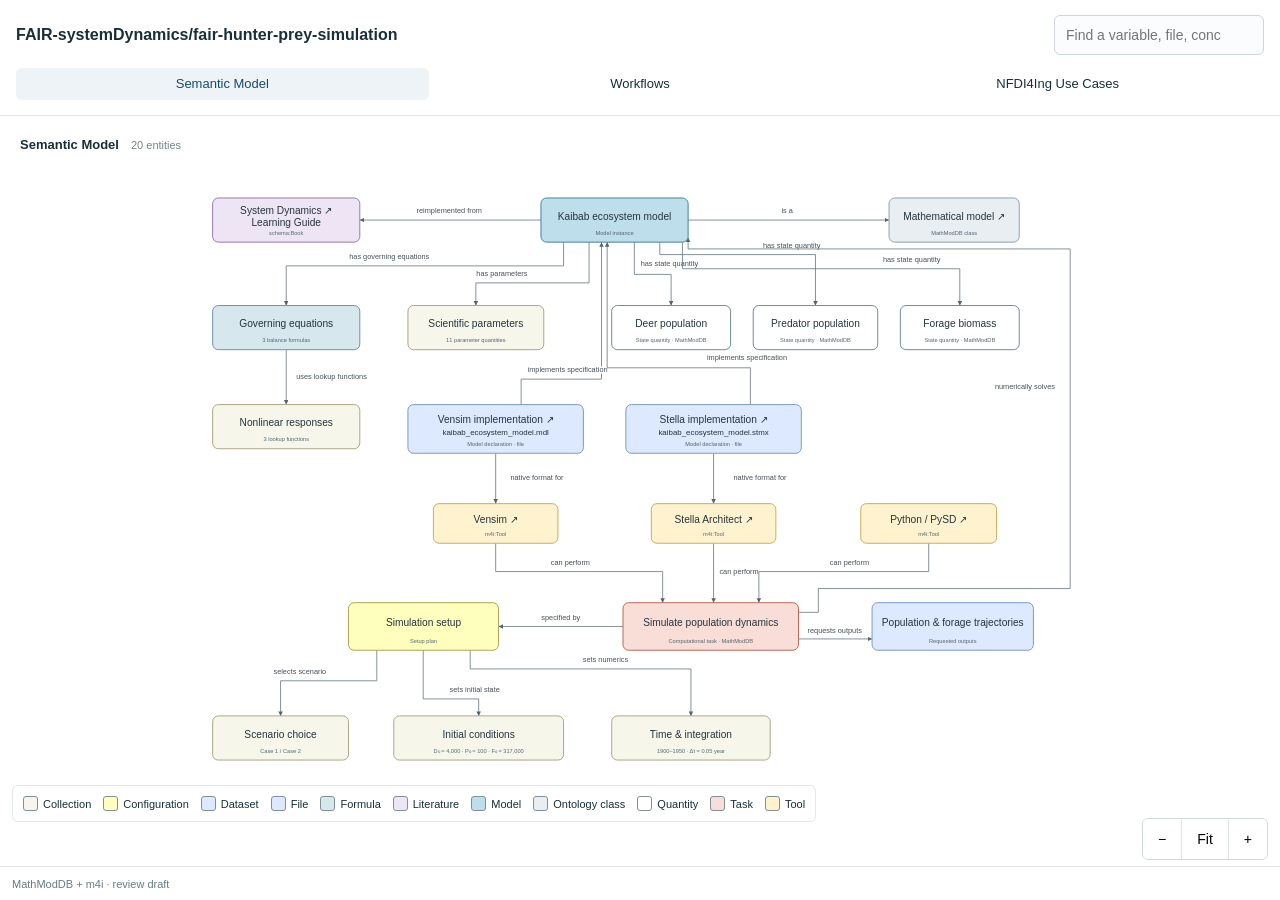
<file: docs/semantic/index.html>
<!doctype html>
<html lang="en"><head><meta charset="utf-8"><meta name="viewport" content="width=device-width,initial-scale=1"><title>FAIR-systemDynamics/fair-hunter-prey-simulation</title><link rel="stylesheet" href="tokens.css"><link rel="stylesheet" href="style.css"><script defer src="data/model.js"></script><script defer src="data/graphs.js"></script><script defer src="app.js"></script></head>
<body>
<header><a class="brand" href="#overview">FAIR-systemDynamics/<wbr>fair-hunter-prey-simulation</a><nav aria-label="Main navigation"><a href="#overview">Semantic Model</a><a href="#workflows">Workflows</a><a href="#nfdi4ing">NFDI4Ing Use Cases</a></nav><div class="search"><input id="search" type="search" aria-label="Find an entity" placeholder="Find a variable, file, concept…" autocomplete="off"><button id="clear-search" hidden onclick="window.mapAction('clear')" aria-label="Clear search">×</button><div id="results" hidden></div></div><a class="repository-link" href="https://github.com/FAIR-systemDynamics/fair-hunter-prey-simulation/blob/codex/semantic-workflow-sources/docs/semantic/model.ttl" target="_blank" rel="noopener noreferrer">RDF source ↗</a></header>
<main id="canvas" aria-label="Interactive semantic diagram"><div id="drawing" class="semantic-graph"></div></main>
<main id="workflow-page" hidden aria-labelledby="workflows-title"></main>
<main id="use-cases-page" hidden aria-labelledby="use-cases-title"></main>
<div id="tip" role="tooltip" hidden></div>
<div class="map-caption"><a id="back-to-workflows" href="#workflows" hidden>← Back to workflows</a><strong id="map-title">Semantic Model</strong><span id="map-count"></span><p id="map-description" hidden></p></div>
<div class="legend" aria-label="Entity colours"><span style="--swatch:#eee5f4">Literature</span><span style="--swatch:#f9ddd7">Concept</span><span style="--swatch:#bfdeeb">Model</span><span style="--swatch:#fff">Variable</span><span style="--swatch:#dce9ff">File</span><span style="--swatch:#d8ead0">Processing step</span><span style="--swatch:#ffe8cc">Method</span><span style="--swatch:#fff2ce">Tool</span><span style="--swatch:#ffffbd">Configuration</span></div>
<div class="zoom" aria-label="Diagram zoom"><button onclick="window.mapAction('out')" aria-label="Zoom out">−</button><button id="fit" onclick="window.mapAction('fit')" aria-label="Fit diagram">Fit</button><button onclick="window.mapAction('in')" aria-label="Zoom in">+</button></div>
<footer><span>Drag / arrow keys to pan · scroll to zoom · hover for details · ↗ opens source</span><span>MathModDB + m4i · review draft</span></footer>
<div id="status" role="status" class="sr-only"></div><noscript>This diagram needs JavaScript. <a href="https://github.com/FAIR-systemDynamics/fair-hunter-prey-simulation/blob/codex/semantic-workflow-sources/docs/semantic/model.ttl">View the semantic model in the repository</a>.</noscript>
</body></html>
</file>
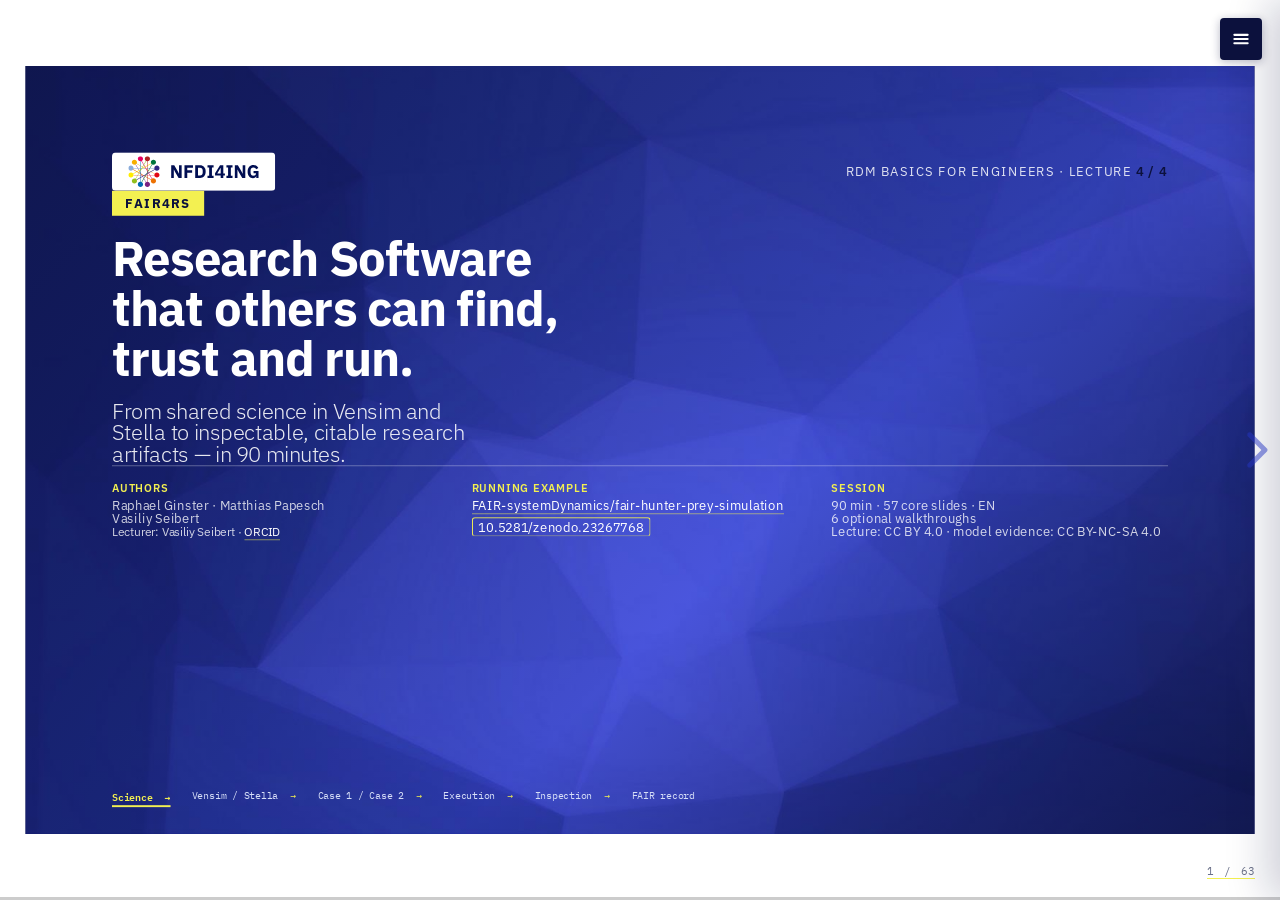
<file: docs/slides/index.html>
<!DOCTYPE html>

<html lang="en">
<head>
<meta charset="utf-8"/>
<meta content="width=device-width,initial-scale=1" name="viewport"/>
<title>RDM Basics 4 · FAIR4RS · Hunter–prey</title>
<meta content="Lecture 4 of the NFDI4ING RDM Basics series: Research Software &amp; FAIR4RS. Slides by Vasiliy Seibert, TU Clausthal." name="description"/>
<meta content="Raphael Ginster; Matthias Papesch; Vasiliy Seibert" name="author"/>
<meta content="RDM Basics 4 · Research Software (FAIR4RS)" property="og:title"/>
<meta content="FAIR4RS in concrete artefacts: Zenodo DOIs, Software Heritage, CITATION.cff, codemeta.json, SPDX, ORCID." property="og:description"/>
<meta content="website" property="og:type"/>
<link href="data:image/svg+xml,&lt;svg xmlns='http://www.w3.org/2000/svg' viewBox='0 0 32 32'&gt;&lt;circle cx='16' cy='16' r='14' fill='%232839CC'/&gt;&lt;/svg&gt;" rel="icon"/>
<!-- Reveal.js 5.x from CDN -->
<link href="vendor/reveal/dist/reveal.css" rel="stylesheet"/>
<link href="vendor/reveal/dist/reset.css" rel="stylesheet"/>
<link href="vendor/reveal/plugin/highlight/monokai.css" id="highlight-theme" rel="stylesheet"/>
<!-- KaTeX for maths -->

<!-- Fonts -->



<!-- Theme (version-tagged to beat the GH Pages / browser cache) -->
<link href="css/nfdi4ing-theme.css?v=4" rel="stylesheet"/>
<link href="css/slides.css?v=4" rel="stylesheet"/>
<!-- Baseline styles for the nav overlay.
       Placed inline so the panel is hidden off-screen even before the
       main theme CSS has loaded (prevents an unstyled block flashing
       at the top of the page on cold load or stale cache). -->
<style>
    #nav-toggle { position: fixed; top: 18px; right: 18px; z-index: 200;
      width: 42px; height: 42px; background: #0C113D; color: #fff;
      border: none; border-radius: 4px; cursor: pointer;
      display: flex; align-items: center; justify-content: center; }
    #nav-toggle svg { width: 20px; height: 20px; }
    #nav-overlay { position: fixed; inset: 0; z-index: 190;
      background: rgba(12,17,61,.7); opacity: 0; pointer-events: none;
      transition: opacity .2s ease; }
    #nav-overlay.open { opacity: 1; pointer-events: auto; }
    #nav-panel { position: fixed; top: 0; right: 0; bottom: 0;
      width: min(620px, 100vw); background: #fff; z-index: 195;
      overflow-y: auto; transform: translateX(100%);
      transition: transform .25s ease; }
    #nav-panel.open { transform: translateX(0); }
  </style>
<link href="css/local-fonts.css" rel="stylesheet"/><link href="css/hunter-prey.css?v=e47575c2efae" rel="stylesheet"/></head>
<body>
<!-- Navigation toggle + overlay. Baseline off-screen styling lives in
     the <style> block in <head> so the panel stays hidden even before
     the theme CSS has loaded. -->
<button aria-label="Open agenda menu (press M)" id="nav-toggle" title="Agenda (M)">
<svg aria-hidden="true" fill="none" stroke="currentColor" stroke-linecap="round" stroke-width="2.5" viewbox="0 0 24 24">
<line x1="4" x2="20" y1="7" y2="7"></line>
<line x1="4" x2="20" y1="12" y2="12"></line>
<line x1="4" x2="20" y1="17" y2="17"></line>
</svg>
</button>
<div aria-hidden="true" id="nav-overlay"></div>
<aside aria-hidden="true" aria-label="Agenda" id="nav-panel" role="dialog">
<div class="nav-head">
<div aria-hidden="true" class="logo"></div>
<div class="title">RDM Basics 4 · Agenda</div>
<button aria-label="Close menu" class="nav-close">×</button>
</div>
<div class="nav-groups"></div>
<div class="nav-tip">
<kbd>M</kbd> toggle menu · <kbd>Esc</kbd> close · <kbd>O</kbd> Reveal overview · <kbd>?</kbd> help
  </div>
</aside>
<div class="reveal">
<div class="slides"><section class="title-slide" data-reference-slide="1" data-stage="specification" id="title">
<div class="top-row">
<div class="n4i-wordmark">NFDI4ING</div>
<div>RDM Basics for Engineers · Lecture <strong>4 / 4</strong></div>
</div>
<div class="hero">
<span class="kicker">FAIR4RS</span>
<h1>Research Software<br/>that others can find, trust and run.</h1>
<div class="subtitle">From shared science in Vensim and Stella to inspectable, citable research artifacts — in 90 minutes.</div>
</div>
<div class="meta"><div><span class="label">Authors</span>Raphael Ginster · Matthias Papesch<br/>Vasiliy Seibert<br/><span class="presenter">Lecturer: Vasiliy Seibert · <a href="https://orcid.org/0000-0002-7121-6816">ORCID</a></span></div><div><span class="label">Running example</span><a href="https://github.com/FAIR-systemDynamics/fair-hunter-prey-simulation">FAIR-systemDynamics/<wbr/>fair-hunter-prey-simulation</a><br/><a class="doi-status" href="https://doi.org/10.5281/zenodo.23267768">10.5281/zenodo.23267768</a></div><div><span class="label">Session</span>90 min · 57 core slides · EN<br/>6 optional walkthroughs<br/>Lecture: CC BY 4.0 · model evidence: CC BY-NC-SA 4.0</div></div>
<ol aria-label="Shared research workflow" class="workflow"><li aria-current="step" class="active">Science</li><li>Vensim / Stella</li><li>Case 1 / Case 2</li><li>Execution</li><li>Inspection</li><li>FAIR record</li></ol><aside class="notes">Reference slide 1: Research Software that others can find, trust and run.. Preserve its teaching purpose and visual layout. Adaptations: Adapt the repository-specific example. Update the repository destination. Replace heat-diffusion evidence with the verified hunter–prey counterpart. Shared workflow stage: Science. Distinguish native tool operations, saved-result inspection, and observed PySD execution. <p><a href="https://github.com/FAIR-systemDynamics/fair-hunter-prey-simulation">Repository</a> · <a href="https://fair-systemdynamics.github.io/fair-hunter-prey-simulation/">Semantic model</a> · <a href="https://github.com/FAIR-systemDynamics/fair-hunter-prey-simulation/blob/__REVISION__/docs/fair/evidence.md">FAIR4RS evidence</a></p><p><a href="https://vasiliyseibert.github.io/awesome-sim/#/0">Original slide 1</a> · <a href="comparison.html#reference-1">Exact adaptation register</a></p></aside></section><section class="content" data-reference-slide="2" data-stage="specification" id="recap">
<div class="slide-header"><span class="brand">Opening</span><span class="chip">0 · Recap</span></div>
<h1>Four lectures, one story</h1>
<p class="lede">This fourth lecture pivots from <em>research data</em> to <em>research software</em>. Software runs, depends, versions, breaks — it needs its own playbook.</p>
<div class="three-col mt">
<div class="card">
<h4>Lecture 1 · Motivation</h4>
<p>FAIR principles, the data lifecycle, why we care about DOIs and ORCIDs.</p>
</div>
<div class="card accent-y">
<h4>Lecture 2 · Planning in RDMO</h4>
<p>Writing a Software/Data Management Plan in <code>rdmo.nfdi4ing.de</code>.</p>
</div>
<div class="card accent-o">
<h4>Lecture 3 · Metadata</h4>
<p>Describing data with Metadata4Ing, RO-Crate, controlled vocabularies.</p>
</div>
</div>
<div class="callout blue mt">
<strong>Today (Lecture 4):</strong> the same mindset, for the <em>code</em> that produced the data. The community answer is <strong>FAIR4RS</strong> — <em>FAIR Principles for Research Software</em>.
      </div>
<div class="slide-footer"><span class="fair">NFDI4ING · RDM Basics 4</span><span>Research Software · FAIR4RS</span></div>
<ol aria-label="Shared research workflow" class="workflow"><li aria-current="step" class="active">Science</li><li>Vensim / Stella</li><li>Case 1 / Case 2</li><li>Execution</li><li>Inspection</li><li>FAIR record</li></ol><aside class="notes">Reference slide 2: Four lectures, one story. Preserve its teaching purpose and visual layout. General teaching content retained. Shared workflow stage: Science. Distinguish native tool operations, saved-result inspection, and observed PySD execution. <p><a href="https://github.com/FAIR-systemDynamics/fair-hunter-prey-simulation">Repository</a> · <a href="https://fair-systemdynamics.github.io/fair-hunter-prey-simulation/">Semantic model</a> · <a href="https://github.com/FAIR-systemDynamics/fair-hunter-prey-simulation/blob/__REVISION__/docs/fair/evidence.md">FAIR4RS evidence</a></p><p><a href="https://vasiliyseibert.github.io/awesome-sim/#/1">Original slide 2</a> · <a href="comparison.html#reference-2">Exact adaptation register</a></p></aside></section><section class="content" data-reference-slide="3" data-stage="specification" id="agenda">
<div class="slide-header"><span class="brand">Opening</span><span class="chip">0 · Agenda</span></div>
<h1>Agenda · 3 × theory ↔ 3 × practical</h1>
<p class="lede">Theory blocks introduce a FAIR4RS letter; each is immediately followed by a hands-on practical on an NFDI4ING service.</p>
<table class="agenda">
<thead><tr><th>Time</th><th>Block</th><th>Format</th><th>NFDI4ING service</th><th>FAIR4RS</th></tr></thead>
<tbody>
<tr><td class="mono">0:00–0:10</td><td>Opening, recap &amp; shared model</td><td>Theory</td><td>—</td><td>—</td></tr>
<tr><td class="mono">0:10–0:22</td><td><strong>Findable &amp; Accessible</strong></td><td>Theory</td><td>—</td><td><span class="fair">F1</span><span class="fair">F2</span><span class="fair">F3</span><span class="fair">F4</span><span class="fair">A1</span><span class="fair">A2</span></td></tr>
<tr class="practical"><td class="mono">0:22–0:34</td><td>Practical 1 · Discover the hunter–prey model</td><td>Hands-on</td><td>Betty Research Engine</td><td><span class="fair">F</span><span class="fair">A</span></td></tr>
<tr><td class="mono">0:34–0:46</td><td><strong>Interoperable</strong></td><td>Theory</td><td>—</td><td><span class="fair">I1</span><span class="fair">I2</span></td></tr>
<tr class="practical"><td class="mono">0:46–1:00</td><td>Practical 2 · Test interoperability</td><td>Hands-on</td><td>Jupyter Service</td><td><span class="fair">I</span></td></tr>
<tr><td class="mono">1:00–1:12</td><td><strong>Reusable</strong></td><td>Theory</td><td>(back-ref RDMO SMP)</td><td><span class="fair">R1</span><span class="fair">R2</span><span class="fair">R3</span></td></tr>
<tr class="practical"><td class="mono">1:12–1:26</td><td>Practical 3 · Capture reusability via RO-Crate</td><td>Hands-on</td><td>Jupyter Service</td><td><span class="fair">R</span></td></tr>
<tr><td class="mono">1:26–1:30</td><td>Wrap-up, FAIR4RS checklist</td><td>Theory</td><td>—</td><td>—</td></tr>
</tbody>
</table>
<div class="slide-footer"><span class="fair">NFDI4ING · RDM Basics 4</span><span>90 min · 57 core + 6 optional slides</span></div>
<ol aria-label="Shared research workflow" class="workflow"><li aria-current="step" class="active">Science</li><li>Vensim / Stella</li><li>Case 1 / Case 2</li><li>Execution</li><li>Inspection</li><li>FAIR record</li></ol><aside class="notes">Reference slide 3: Agenda · 3 × theory ↔ 3 × practical. Preserve its teaching purpose and visual layout. Adaptations: Allow ten minutes for the five added case-study slides while keeping a 90-minute session. Adapt the repository-specific example. Shared workflow stage: Science. Distinguish native tool operations, saved-result inspection, and observed PySD execution. <p><a href="https://github.com/FAIR-systemDynamics/fair-hunter-prey-simulation">Repository</a> · <a href="https://fair-systemdynamics.github.io/fair-hunter-prey-simulation/">Semantic model</a> · <a href="https://github.com/FAIR-systemDynamics/fair-hunter-prey-simulation/blob/__REVISION__/docs/fair/evidence.md">FAIR4RS evidence</a></p><p><a href="https://vasiliyseibert.github.io/awesome-sim/#/2">Original slide 3</a> · <a href="comparison.html#reference-3">Exact adaptation register</a></p></aside></section><section class="content" data-reference-slide="4" data-stage="specification" id="why-fair">
<div class="slide-header"><span class="brand">Opening</span><span class="chip">0 · Why FAIR4RS?</span></div>
<h1>Why make research software FAIR?</h1>
<img alt="FAIR Principles for Research Software (FAIR4RS Principles) — RDA Recommendation" src="assets/img/fair4rs-rda-header.png" style="max-height: 90px; margin: 0 0 18px 0;"/>
<div class="two-col wide-right">
<div class="col">
<p class="lede">Software runs — and once it runs, <em>people depend on it</em>. Three concrete things you gain when your code is FAIR:</p>
<div class="card accent-y">
<h4>① Citations &amp; credit</h4>
<p>A DOI makes your software <em>citable like a paper</em>. Citing the archived version gives authors credit. Citation tracking depends on authors, records, and indexing services.</p>
</div>
<div class="card accent-o mt">
<h4>② Reproducibility on a timescale of <em>years</em></h4>
<p>Pinned dependencies + an archived snapshot preserve the context needed to attempt the same computation years later. Reviewers, funders, and future-you all benefit.</p>
</div>
<div class="card accent-p mt">
<h4>③ Collaboration without email</h4>
<p>A stranger can <code>pip install</code> your code, run an example, and open a pull request — without asking you for a zip file. Contribution ≈ free.</p>
</div>
</div>
<div class="col">
<h3>But software isn't "just another dataset"</h3>
<table class="compare">
<thead><tr><th>Data · static</th><th>Software · dynamic</th></tr></thead>
<tbody>
<tr>
<td>Bytes at rest</td>
<td><strong>Executes</strong> — needs an environment</td>
</tr>
<tr>
<td>Linear snapshots</td>
<td><strong>Depends</strong> on other moving software</td>
</tr>
<tr>
<td>Immutability is a feature</td>
<td><strong>Versions</strong> at many granularities</td>
</tr>
<tr>
<td>Described by metadata, done</td>
<td><strong>Rots</strong> — breaks without being touched</td>
</tr>
</tbody>
</table>
<div class="callout blue mt">
            Hence <strong>FAIR4RS</strong> — the RDA-endorsed re-interpretation of FAIR where every letter is rewritten for things that <em>run</em>.
          </div>
<p class="small muted">Chue Hong et al., <em>FAIR Principles for Research Software</em>, RDA, 2022. <a href="https://doi.org/10.15497/RDA00068">doi.org/10.15497/RDA00068</a></p>
</div>
</div>
<div class="slide-footer"><span class="fair">NFDI4ING · RDM Basics 4</span><span>Why FAIR4RS</span></div>
<ol aria-label="Shared research workflow" class="workflow"><li aria-current="step" class="active">Science</li><li>Vensim / Stella</li><li>Case 1 / Case 2</li><li>Execution</li><li>Inspection</li><li>FAIR record</li></ol><aside class="notes">Reference slide 4: Why make research software FAIR?. Preserve its teaching purpose and visual layout. Adaptations: A DOI enables citation; it does not automatically report every use or populate every index. Preservation improves future reproducibility without guaranteeing future execution. Shared workflow stage: Science. Distinguish native tool operations, saved-result inspection, and observed PySD execution. <p><a href="https://github.com/FAIR-systemDynamics/fair-hunter-prey-simulation">Repository</a> · <a href="https://fair-systemdynamics.github.io/fair-hunter-prey-simulation/">Semantic model</a> · <a href="https://github.com/FAIR-systemDynamics/fair-hunter-prey-simulation/blob/__REVISION__/docs/fair/evidence.md">FAIR4RS evidence</a></p><p><a href="https://vasiliyseibert.github.io/awesome-sim/#/3">Original slide 4</a> · <a href="comparison.html#reference-4">Exact adaptation register</a></p></aside></section><section class="content" data-reference-slide="5" data-stage="specification" id="running-example">
<div class="slide-header"><span class="brand">Opening</span><span class="chip">0 · Running example</span></div>
<h1>One repo, running through every slide</h1>
<div class="two-col mt">
<div class="col"><h3><code>fair-hunter-prey</code> <span class="tag">shared model</span></h3><p>A Kaibab ecosystem model implemented in Vensim and Stella Architect. Both implementations share a scientific specification and two cases; their file formats and numerical execution differ.</p><div class="callout blue">Every theory slide connects a FAIR4RS concept to evidence in this repository — from the CI badge to the Zenodo release workflow and <code>CITATION.cff</code>.</div><figure class="evidence"><a href="assets/evidence/stella-case2.jpg?v=3ac98bc7ba45"><img alt="Existing Stella Architect model screenshot" loading="eager" src="assets/evidence/stella-case2.jpg?v=3ac98bc7ba45"/></a><figcaption>Existing native evidence; no new native execution. <a href="assets/evidence/stella-case2.jpg?v=3ac98bc7ba45">Inspect full-size screenshot ↗</a></figcaption></figure><div class="links"><a class="chip-link gh" href="https://github.com/FAIR-systemDynamics/fair-hunter-prey-simulation">GitHub · fair-hunter-prey-simulation</a> <a class="chip-link doi" href="https://doi.org/10.5281/zenodo.23267768">10.5281/zenodo.23267768</a></div></div>
<div class="col"><figure class="evidence"><a href="assets/evidence/repository.jpg?v=771c3029e3ab"><img alt="Hunter–prey repository with metadata and teaching entry points" loading="eager" src="assets/evidence/repository.jpg?v=771c3029e3ab"/></a><figcaption>Repository evidence captured before publication. The verified release DOI is linked alongside. <a href="assets/evidence/repository.jpg?v=771c3029e3ab">Inspect full-size screenshot ↗</a></figcaption></figure><p class="small"><a href="https://github.com/FAIR-systemDynamics/fair-hunter-prey-simulation/blob/__REVISION__/docs/fair/README.md">Runnable examples</a> · <a href="https://fair-systemdynamics.github.io/fair-hunter-prey-simulation/">Semantic model and vocabulary</a></p></div>
</div>
<div class="slide-footer"><span class="fair">NFDI4ING · RDM Basics 4</span><span>Running example</span></div>
<ol aria-label="Shared research workflow" class="workflow"><li aria-current="step" class="active">Science</li><li>Vensim / Stella</li><li>Case 1 / Case 2</li><li>Execution</li><li>Inspection</li><li>FAIR record</li></ol><aside class="notes">Reference slide 5: One repo, running through every slide. Preserve its teaching purpose and visual layout. Adaptations: Adapt the repository-specific example. Update the repository destination. Replace heat-diffusion evidence with the verified hunter–prey counterpart. Shared workflow stage: Science. Distinguish native tool operations, saved-result inspection, and observed PySD execution. <p><a href="https://github.com/FAIR-systemDynamics/fair-hunter-prey-simulation">Repository</a> · <a href="https://fair-systemdynamics.github.io/fair-hunter-prey-simulation/">Semantic model</a> · <a href="https://github.com/FAIR-systemDynamics/fair-hunter-prey-simulation/blob/__REVISION__/docs/fair/evidence.md">FAIR4RS evidence</a></p><p><a href="https://vasiliyseibert.github.io/awesome-sim/#/4">Original slide 5</a> · <a href="comparison.html#reference-5">Exact adaptation register</a></p></aside></section><section class="content case-study" data-stage="specification" id="shared-specification"><div class="slide-header"><span class="brand">Case-study addition</span><span class="chip">Vensim · Stella · Case 1 / Case 2</span></div><h1>Shared scientific specification</h1><div class="two-col"><div class="col"><p>The literature defines an ecosystem of <strong>deer, predators and forage</strong>. Equations, lookup functions, units and initial conditions describe the scientific problem.</p></div><div class="col"><figure class="evidence"><a aria-label="Open full-size screenshot: Existing semantic overview linking literature, equations and implementations" class="screenshot-link" href="assets/evidence/semantic-model.jpg?v=23f5e7c7174a" rel="noopener" target="_blank"><img alt="Existing semantic overview linking literature, equations and implementations" src="assets/evidence/semantic-model.jpg?v=23f5e7c7174a"/></a><figcaption>The existing semantic model connects the specification to both native implementations. <a href="assets/evidence/semantic-model.jpg?v=23f5e7c7174a" rel="noopener" target="_blank">Open full-size image ↗</a></figcaption></figure></div></div><div class="slide-footer"><span class="fair">NFDI4ING · RDM Basics 4</span><span>Case-study addition</span></div><aside class="notes">Tool-agnostic means shared scientific meaning. It does not imply identical serialization, software behavior or numerical trajectories.<br/><a href="https://fair-systemdynamics.github.io/fair-hunter-prey-simulation/#overview">#overview</a> · <a href="https://pressbooks.lib.jmu.edu/sdlearningguide/">Original scientific specification</a>Shared workflow stage: Science. Distinguish native tool operations, saved-result inspection, and observed PySD execution. <p><a href="https://github.com/FAIR-systemDynamics/fair-hunter-prey-simulation">Repository</a> · <a href="https://fair-systemdynamics.github.io/fair-hunter-prey-simulation/">Semantic model</a> · <a href="https://github.com/FAIR-systemDynamics/fair-hunter-prey-simulation/blob/__REVISION__/docs/fair/evidence.md">FAIR4RS evidence</a></p></aside><p class="small"><a href="https://fair-systemdynamics.github.io/fair-hunter-prey-simulation/#overview">Open the unchanged semantic model</a> · <a href="https://pressbooks.lib.jmu.edu/sdlearningguide/">Original scientific specification</a></p><ol aria-label="Shared research workflow" class="workflow workflow-full"><li aria-current="step" class="active">Science</li><li>Vensim / Stella</li><li>Case 1 / Case 2</li><li>Execution</li><li>Inspection</li><li>FAIR record</li></ol><ol aria-label="Shared research workflow" class="workflow"><li aria-current="step" class="active">Science</li><li>Vensim / Stella</li><li>Case 1 / Case 2</li><li>Execution</li><li>Inspection</li><li>FAIR record</li></ol></section><section class="content case-study" data-stage="implementation" id="shared-use-cases"><div class="slide-header"><span class="brand">Case-study addition</span><span class="chip">Vensim · Stella · Case 1 / Case 2</span></div><h1>Shared use cases, tool-specific implementations</h1><table class="compare"><thead><tr><th>Use case</th><th>Vensim implementation</th><th>Stella Architect implementation</th></tr></thead><tbody><tr><td>Define</td><td>Equations and sketch in .mdl</td><td>Equations and views in .stmx (XML/XMILE)</td></tr><tr><td>View</td><td>Native view or exported HTML/SVG</td><td>Native view or exported PDF/SVG</td></tr><tr><td>Document / comment</td><td>Model text, variable descriptions, report</td><td>Model documentation, equations, screenshots</td></tr><tr><td>Edit</td><td>Vensim authoring tools</td><td>Stella Architect authoring tools</td></tr><tr><td>Configure</td><td>Existing .cin, CSV and workbook inputs</td><td>Parameter, lookup and historical-data CSVs</td></tr><tr><td>Execute</td><td>Native Vensim engine; separate PySD route</td><td>Native Stella engine; separate PySD route</td></tr><tr><td>Export</td><td>Source, documentation and result data</td><td>Source, documentation and result data</td></tr></tbody></table><div class="slide-footer"><span class="fair">NFDI4ING · RDM Basics 4</span><span>Case-study addition</span></div><aside class="notes">Comments and model documentation belong to the define/document workflow. Viewing exported diagrams does not require a vendor editor. Native authoring and execution use the respective vendor tools.<br/><a href="https://github.com/FAIR-systemDynamics/fair-hunter-prey-simulation/blob/__REVISION__/models/kaibab_ecosystem_model.mdl">kaibab_ecosystem_model.mdl</a> · <a href="https://github.com/FAIR-systemDynamics/fair-hunter-prey-simulation/blob/__REVISION__/examples/stella-source/models/kaibab_ecosystem_model.stmx">kaibab_ecosystem_model.stmx</a>Shared workflow stage: Vensim / Stella. Distinguish native tool operations, saved-result inspection, and observed PySD execution. <p><a href="https://github.com/FAIR-systemDynamics/fair-hunter-prey-simulation">Repository</a> · <a href="https://fair-systemdynamics.github.io/fair-hunter-prey-simulation/">Semantic model</a> · <a href="https://github.com/FAIR-systemDynamics/fair-hunter-prey-simulation/blob/__REVISION__/docs/fair/evidence.md">FAIR4RS evidence</a></p></aside><ol aria-label="Shared research workflow" class="workflow"><li>Science</li><li aria-current="step" class="active">Vensim / Stella</li><li>Case 1 / Case 2</li><li>Execution</li><li>Inspection</li><li>FAIR record</li></ol></section><section class="content case-study" data-stage="implementation" id="artifacts-access"><div class="slide-header"><span class="brand">Case-study addition</span><span class="chip">Vensim · Stella · Case 1 / Case 2</span></div><h1>Tool-specific artifacts and access</h1><table class="compare"><thead><tr><th>Artifact</th><th>What it carries</th><th>Access boundary</th></tr></thead><tbody><tr><td>.mdl / .stmx</td><td>Editable model declarations; .stmx is XML/XMILE</td><td>Readable source, tool-specific semantics</td></tr><tr><td>CSV / HTML / SVG / PDF</td><td>Exported values or documentation</td><td>Open inspection in appropriate readers</td></tr><tr><td>.vpmx</td><td>Vensim packaged model</td><td>Vendor runtime; an export option, absent here</td></tr><tr><td>ZIP / .stmz</td><td>Stella bundled model and supporting files</td><td>Container only; an export option, absent here</td></tr></tbody></table><div class="slide-footer"><span class="fair">NFDI4ING · RDM Basics 4</span><span>Case-study addition</span></div><aside class="notes">Do not equate a ZIP archive with an interoperable model or reproducible run. Proprietary does not always mean paid access: vendor readers/players may offer free viewing or execution with restrictions.<br/><a href="https://vensim.com/vensim-applications/">Semantic model</a> · <a href="https://ssl.iseesystems.com/resources/help/v4/Content/08-Reference/03-Menus/File_menu.htm">File_menu.htm</a>Shared workflow stage: Vensim / Stella. Distinguish native tool operations, saved-result inspection, and observed PySD execution. <p><a href="https://github.com/FAIR-systemDynamics/fair-hunter-prey-simulation">Repository</a> · <a href="https://fair-systemdynamics.github.io/fair-hunter-prey-simulation/">Semantic model</a> · <a href="https://github.com/FAIR-systemDynamics/fair-hunter-prey-simulation/blob/__REVISION__/docs/fair/evidence.md">FAIR4RS evidence</a></p></aside><p class="small">Proprietary does not always mean paid: <a href="https://vensim.com/vensim-applications/">Vensim Model Reader</a> and <a href="https://www.iseesystems.com/resources/help/v4/Content/Welcome.htm">isee Player</a> offer restricted viewing/runtime workflows. Compatibility with this snapshot was not newly tested.</p><ol aria-label="Shared research workflow" class="workflow"><li>Science</li><li aria-current="step" class="active">Vensim / Stella</li><li>Case 1 / Case 2</li><li>Execution</li><li>Inspection</li><li>FAIR record</li></ol></section><section class="content case-study" data-stage="configuration" id="two-cases"><div class="slide-header"><span class="brand">Case-study addition</span><span class="chip">Vensim · Stella · Case 1 / Case 2</span></div><h1>Case 1 and Case 2</h1><table class="compare"><thead><tr><th>Parameter</th><th>Case 1</th><th>Case 2</th></tr></thead><tbody><tr><td>Annual kills per predator</td><td>40</td><td>20</td></tr><tr><td>Carrying-capacity horizon</td><td>2 years</td><td>4 years</td></tr><tr><td>Desired consumption per deer</td><td>0.75 t/(deer·year)</td><td>0.5 t/(deer·year)</td></tr><tr><td>Predator removal fraction</td><td>0/year</td><td>0.2/year</td></tr></tbody></table><p>The outcome is not an isolated predator-removal effect.</p><p class="case-files">Vensim: <a href="https://github.com/FAIR-systemDynamics/fair-hunter-prey-simulation/blob/__REVISION__/models/config/parameters/basic_parameters.cin">Case 1 parameters</a> + initial-stock workbook; <a href="https://github.com/FAIR-systemDynamics/fair-hunter-prey-simulation/blob/__REVISION__/models/config/scenarios/case2.cin">Case 2 changes</a>.<br/>Stella: <a href="https://github.com/FAIR-systemDynamics/fair-hunter-prey-simulation/blob/__REVISION__/examples/stella-source/models/config/parameters/kaibab_ecosystem_parameters_stella_scenario1.csv">Case 1 parameters</a> / <a href="https://github.com/FAIR-systemDynamics/fair-hunter-prey-simulation/blob/__REVISION__/examples/stella-source/models/config/parameters/kaibab_ecosystem_parameters_stella_scenario2.csv">Case 2 parameters</a>.</p><div class="slide-footer"><span class="fair">NFDI4ING · RDM Basics 4</span><span>Case-study addition</span></div><aside class="notes">Case 2 changes four parameters. Relate this point to the highlighted stage of the shared workflow.<br/><a href="https://github.com/FAIR-systemDynamics/fair-hunter-prey-simulation/blob/__REVISION__/models/config/scenarios/case2.cin">case2.cin</a> · <a href="https://github.com/FAIR-systemDynamics/fair-hunter-prey-simulation/blob/__REVISION__/examples/stella-source/models/config/parameters/kaibab_ecosystem_parameters_stella_scenario2.csv">kaibab_ecosystem_parameters_stella_scenario2.csv</a>Shared workflow stage: Case 1 / Case 2. Distinguish native tool operations, saved-result inspection, and observed PySD execution. <p><a href="https://github.com/FAIR-systemDynamics/fair-hunter-prey-simulation">Repository</a> · <a href="https://fair-systemdynamics.github.io/fair-hunter-prey-simulation/">Semantic model</a> · <a href="https://github.com/FAIR-systemDynamics/fair-hunter-prey-simulation/blob/__REVISION__/docs/fair/evidence.md">FAIR4RS evidence</a></p></aside><ol aria-label="Shared research workflow" class="workflow"><li>Science</li><li>Vensim / Stella</li><li aria-current="step" class="active">Case 1 / Case 2</li><li>Execution</li><li>Inspection</li><li>FAIR record</li></ol></section><section class="content case-study" data-stage="results" id="open-workflows"><div class="slide-header"><span class="brand">Case-study addition</span><span class="chip">Vensim · Stella · Case 1 / Case 2</span></div><h1>Open inspection and independent execution</h1><div class="two-col"><div class="col"><p><strong>Inspect saved exports</strong></p><ul><li>Read existing Vensim and Stella CSVs.</li><li>Use pandas and Matplotlib for tables and figures.</li><li>No simulation or proprietary application is executed.</li></ul></div><div class="col"><p><strong>Run an implementation with PySD</strong></p><ul><li>Translate a copy of .mdl or .stmx.</li><li>Apply the existing numerical adapters.</li><li>Compare the new run with its own tool’s reference.</li></ul></div></div><div class="slide-footer"><span class="fair">NFDI4ING · RDM Basics 4</span><span>Case-study addition</span></div><aside class="notes">CSV inspection is not performed by PySD. PySD is the independent simulation route. Both are useful interoperability examples, with different evidential claims.<br/><a href="https://github.com/FAIR-systemDynamics/fair-hunter-prey-simulation/blob/__REVISION__/docs/pysd_integration.md">pysd_integration.md</a> · <a href="https://pysd.readthedocs.io/en/latest/">PySD documentation</a>Shared workflow stage: Inspection. Distinguish native tool operations, saved-result inspection, and observed PySD execution. <p><a href="https://github.com/FAIR-systemDynamics/fair-hunter-prey-simulation">Repository</a> · <a href="https://fair-systemdynamics.github.io/fair-hunter-prey-simulation/">Semantic model</a> · <a href="https://github.com/FAIR-systemDynamics/fair-hunter-prey-simulation/blob/__REVISION__/docs/fair/evidence.md">FAIR4RS evidence</a></p></aside><p class="small"><a href="https://pysd.readthedocs.io/en/latest/">PySD supports translation and simulation, with feature limitations</a>. Stella Case 2’s native CSV has final values only; a new PySD trajectory is separate evidence.</p><ol aria-label="Shared research workflow" class="workflow"><li>Science</li><li>Vensim / Stella</li><li>Case 1 / Case 2</li><li>Execution</li><li aria-current="step" class="active">Inspection</li><li>FAIR record</li></ol></section><section class="divider" data-reference-slide="6" data-stage="archive" id="findable-accessible">
<div class="num">01</div>
<h1>Findable &amp; Accessible research software</h1>
<div class="rule"></div>
<div class="lede">Making software <em>publishable</em> and <em>retrievable</em> by both humans and machines.</div>
<div class="fair-badges">
<span class="b on">F</span><span class="b on">A</span><span class="b">I</span><span class="b">R</span>
</div>
<ol aria-label="Shared research workflow" class="workflow"><li>Science</li><li>Vensim / Stella</li><li>Case 1 / Case 2</li><li>Execution</li><li>Inspection</li><li aria-current="step" class="active">FAIR record</li></ol><aside class="notes">Reference slide 6: Findable &amp; Accessible research software. Preserve its teaching purpose and visual layout. General teaching content retained. Shared workflow stage: FAIR record. Distinguish native tool operations, saved-result inspection, and observed PySD execution. <p><a href="https://github.com/FAIR-systemDynamics/fair-hunter-prey-simulation">Repository</a> · <a href="https://fair-systemdynamics.github.io/fair-hunter-prey-simulation/">Semantic model</a> · <a href="https://github.com/FAIR-systemDynamics/fair-hunter-prey-simulation/blob/__REVISION__/docs/fair/evidence.md">FAIR4RS evidence</a></p><p><a href="https://vasiliyseibert.github.io/awesome-sim/#/5">Original slide 6</a> · <a href="comparison.html#reference-6">Exact adaptation register</a></p></aside></section><section class="content" data-reference-slide="7" data-stage="archive" id="f1">
<div class="slide-header"><span class="brand">Findable &amp; Accessible</span><span class="chip">F1 · Principle</span></div>
<h1>F1 · Globally unique and persistent identifier<span class="fair-pill F">F1</span><span class="fair-pill F">F1.1</span><span class="fair-pill F">F1.2</span></h1>
<div class="two-col mt">
<div class="col">
<div class="principle-quote">
<span class="label">FAIR4RS · F1</span>
<q>Software is assigned a globally unique and persistent identifier.</q>
</div>
<p class="gloss">Every piece of software needs an ID that (a) no other object in the world shares, and (b) is maintained for persistent resolution — so humans and machines can point at it without ambiguity.</p>
<ul class="subs">
<li><strong>F1.1</strong> — components at different granularities (project, release, function) each get distinct IDs.</li>
<li><strong>F1.2</strong> — each <em>version</em> gets its own distinct ID.</li>
</ul>
</div>
<div class="col"><div class="mapping-title">In <code>fair-hunter-prey</code></div><ul class="check"><li><strong>Concept DOI</strong>: <a href="https://doi.org/10.5281/zenodo.23267768">10.5281/zenodo.23267768</a> → F1 / F1.1.</li><li><strong>Version DOI</strong>: <a href="https://doi.org/10.5281/zenodo.23267769">10.5281/zenodo.23267769</a> → F1.2.</li><li><strong>v0.7.0</strong> identifies the first archived software release; prior teaching tags remain distinct.</li><li>Identify the scientific model, Vensim/Stella source, Case 1/2 configuration, and each recorded run separately.</li></ul><div class="callout blue">One project · distinct versions · traceable research objects.</div></div>
</div>
<div class="slide-footer"><span class="fair">Block 1 · Findable &amp; Accessible</span><span>F1 · Principle</span></div>
<ol aria-label="Shared research workflow" class="workflow"><li>Science</li><li>Vensim / Stella</li><li>Case 1 / Case 2</li><li>Execution</li><li>Inspection</li><li aria-current="step" class="active">FAIR record</li></ol><aside class="notes">Reference slide 7: F1 · Globally unique and persistent identifier F1 F1.1 F1.2. Preserve its teaching purpose and visual layout. Adaptations: Adapt the repository-specific example. Persistence is a stewardship commitment, not a guarantee of eternal availability. Preserve the theory column and adapt the worked example. Shared workflow stage: FAIR record. Distinguish native tool operations, saved-result inspection, and observed PySD execution. Publication status is published. Do not imply that a configured webhook is already a completed deposit. <p><a href="https://github.com/FAIR-systemDynamics/fair-hunter-prey-simulation">Repository</a> · <a href="https://fair-systemdynamics.github.io/fair-hunter-prey-simulation/">Semantic model</a> · <a href="https://github.com/FAIR-systemDynamics/fair-hunter-prey-simulation/blob/__REVISION__/docs/fair/evidence.md">FAIR4RS evidence</a></p><p><a href="https://vasiliyseibert.github.io/awesome-sim/#/6">Original slide 7</a> · <a href="comparison.html#reference-7">Exact adaptation register</a></p></aside></section><section class="content" data-reference-slide="8" data-stage="archive" id="zenodo-webhook">
<div class="slide-header"><span class="brand">Findable &amp; Accessible</span><span class="chip">F1 · In practice</span></div>
<h1>F1 · A DOI is a <em>promise</em>, not a URL<span class="fair-pill F">F1</span></h1>
<div class="two-col mt">
<div class="col">
<h3>Anatomy</h3>
<div class="callout">
<span class="mono" style="font-size:1.2em">
              doi.org /<span class="yellow-hl">10.5281</span> /<span class="yellow-hl">zenodo.19677548</span>
</span>
</div>
<ul>
<li><span class="yellow-hl mono">10.5281</span> — <strong>registrant prefix</strong> (Zenodo / DataCite)</li>
<li><span class="yellow-hl mono">zenodo.19677548</span> — <strong>suffix</strong>, opaque to DOI resolver</li>
<li><code>doi.org/…</code> — HTTP resolver, not the identity</li>
</ul>
<p class="small muted">A DOI is designed for long-term resolution through maintained registration and repository services, independently of a GitHub URL.</p>
<p class="small muted">Anatomy example: the published awesome-sim DOI. The hunter–prey DOI is linked below.</p></div>
<div class="col"><h3>How you get one · live demonstration</h3><ul class="check"><li>Connect the repository in <a href="https://zenodo.org/account/settings/github/">Zenodo’s GitHub settings</a>. The switch installs the release webhook.</li><li>Review authors, licenses and <code>.zenodo.json</code>; approve the exact source commit for <code>v0.7.0</code>.</li><li>Create a GitHub release from that commit. Verify the delivery and Zenodo record before claiming a DOI.</li><li>The release archives commit e2e72ea61a25. These slides link to the verified deposit.</li></ul><div class="links"><a class="chip-link zen" href="https://zenodo.org/account/settings/github/">Zenodo · GitHub settings</a></div><div class="artefact"><div class="file-head"><span>git → GitHub → Zenodo</span><span>text</span></div><pre><code class="language-text">reviewed commit → GitHub release
→ release webhook → Zenodo archive
→ verify concept DOI + version DOI</code></pre></div><p class="small"><a href="https://github.com/FAIR-systemDynamics/fair-hunter-prey-simulation/blob/__REVISION__/docs/fair/release.md">Release checklist</a> · <a href="https://doi.org/10.5281/zenodo.23267768">10.5281/zenodo.23267768</a></p></div>
</div>
<div class="slide-footer"><span class="fair">Block 1 · Findable &amp; Accessible</span><span>F1 · Persistent identifier</span></div>
<ol aria-label="Shared research workflow" class="workflow"><li>Science</li><li>Vensim / Stella</li><li>Case 1 / Case 2</li><li>Execution</li><li>Inspection</li><li aria-current="step" class="active">FAIR record</li></ol><aside class="notes">Reference slide 8: F1 · A DOI is a promise , not a URL F1. Preserve its teaching purpose and visual layout. Adaptations: Retain the useful real DOI anatomy without falsely assigning the reference DOI to this repository. Remove an absolute persistence guarantee. Replace heat-diffusion evidence with the verified hunter–prey counterpart. Shared workflow stage: FAIR record. Distinguish native tool operations, saved-result inspection, and observed PySD execution. Publication status is published. Do not imply that a configured webhook is already a completed deposit. <p><a href="https://github.com/FAIR-systemDynamics/fair-hunter-prey-simulation">Repository</a> · <a href="https://fair-systemdynamics.github.io/fair-hunter-prey-simulation/">Semantic model</a> · <a href="https://github.com/FAIR-systemDynamics/fair-hunter-prey-simulation/blob/__REVISION__/docs/fair/evidence.md">FAIR4RS evidence</a></p><p><a href="https://vasiliyseibert.github.io/awesome-sim/#/7">Original slide 8</a> · <a href="comparison.html#reference-8">Exact adaptation register</a></p></aside></section><section class="content" data-reference-slide="9" data-stage="archive" id="version-identifiers">
<div class="slide-header"><span class="brand">Findable &amp; Accessible</span><span class="chip">F1.1 / F1.2 · Granularity</span></div>
<h1>One project, many versions — each citable<span class="fair-pill F">F1.1</span><span class="fair-pill F">F1.2</span></h1>
<div class="two-col wide-right mt">
<div class="col">
<h3>Two levels of DOI</h3>
<ul>
<li><strong>Concept DOI</strong> — the project across all versions; always resolves to the latest release.</li>
<li><strong>Version DOI</strong> — a specific snapshot; identifies one archived version.</li>
</ul>
<div class="callout blue">
<strong>Cite this version, not the project</strong> when reporting a computation — so readers can identify the exact archived version and its inputs.
          </div>
<p class="small muted">Git teaching milestones <code>v0.1-scaffold</code> through <code>v0.6-verification</code> document development. They are not Zenodo deposits.</p>
</div>
<div class="col"><h3>Hunter–prey release identities</h3><table class="compare"><thead><tr><th>Level</th><th>Identifier</th><th>Meaning</th></tr></thead><tbody><tr><td>Concept</td><td><a href="https://doi.org/10.5281/zenodo.23267768">10.5281/zenodo.23267768</a></td><td>Project across archived versions</td></tr><tr><td>v0.7.0</td><td><a href="https://doi.org/10.5281/zenodo.23267769">10.5281/zenodo.23267769</a></td><td>Exact reviewed software snapshot</td></tr><tr><td>Execution</td><td>Implementation + case + source hash</td><td>A particular PySD run</td></tr></tbody></table><p class="small">A single release establishes both a project-level and a version-level identifier. Future releases receive distinct version DOIs.</p></div>
</div>
<div class="slide-footer"><span class="fair">Block 1 · Findable &amp; Accessible</span><span>F1.1 / F1.2 · Granularity</span></div>
<ol aria-label="Shared research workflow" class="workflow"><li>Science</li><li>Vensim / Stella</li><li>Case 1 / Case 2</li><li>Execution</li><li>Inspection</li><li aria-current="step" class="active">FAIR record</li></ol><aside class="notes">Reference slide 9: One project, many versions — each citable F1.1 F1.2. Preserve its teaching purpose and visual layout. Adaptations: Adapt the repository-specific example. Replace heat-diffusion evidence with the verified hunter–prey counterpart. Preserve the theory column and adapt the worked example. Shared workflow stage: FAIR record. Distinguish native tool operations, saved-result inspection, and observed PySD execution. Publication status is published. Do not imply that a configured webhook is already a completed deposit. <p><a href="https://github.com/FAIR-systemDynamics/fair-hunter-prey-simulation">Repository</a> · <a href="https://fair-systemdynamics.github.io/fair-hunter-prey-simulation/">Semantic model</a> · <a href="https://github.com/FAIR-systemDynamics/fair-hunter-prey-simulation/blob/__REVISION__/docs/fair/evidence.md">FAIR4RS evidence</a></p><p><a href="https://vasiliyseibert.github.io/awesome-sim/#/8">Original slide 9</a> · <a href="comparison.html#reference-9">Exact adaptation register</a></p></aside></section><section class="content" data-reference-slide="10" data-stage="archive" id="metadata-principles">
<div class="slide-header"><span class="brand">Findable &amp; Accessible</span><span class="chip">F2 · F3 · F4 · Principle</span></div>
<h1>F2 · F3 · F4 · rich, linked, harvestable metadata<span class="fair-pill F">F2</span><span class="fair-pill F">F3</span><span class="fair-pill F">F4</span></h1>
<div class="two-col mt">
<div class="col">
<div class="principle-quote">
<span class="label">FAIR4RS · F2 · F3 · F4</span>
<q><strong>F2.</strong> Software is described with rich metadata.<br/>
<strong>F3.</strong> Metadata clearly and explicitly include the identifier of the software they describe.<br/>
<strong>F4.</strong> Metadata are FAIR, searchable and indexable.</q>
</div>
<p class="gloss">The metadata itself must be findable (not buried in a PDF), it must link back to the software's DOI, and it must be consumable by the registries and search engines that harvest it.</p>
</div>
<div class="col"><div class="mapping-title">In <code>fair-hunter-prey</code></div><ul class="check"><li><a href="https://github.com/FAIR-systemDynamics/fair-hunter-prey-simulation/blob/__REVISION__/CITATION.cff">CITATION.cff</a> — GitHub’s citation entry point.</li><li><a href="https://github.com/FAIR-systemDynamics/fair-hunter-prey-simulation/blob/__REVISION__/codemeta.json">codemeta.json</a> — structured software metadata and qualified references.</li><li><a href="https://github.com/FAIR-systemDynamics/fair-hunter-prey-simulation/blob/__REVISION__/.zenodo.json">.zenodo.json</a> — creators, version, licensing and related literature for Zenodo.</li><li>DOI and CI badges make publication and verification evidence visible. Publication status: <strong>published</strong>.</li></ul><p class="small">Metadata supports discovery; actual indexing and search results must be checked.</p></div>
</div>
<div class="slide-footer"><span class="fair">Block 1 · Findable &amp; Accessible</span><span>F2 · F3 · F4 · Principle</span></div>
<ol aria-label="Shared research workflow" class="workflow"><li>Science</li><li>Vensim / Stella</li><li>Case 1 / Case 2</li><li>Execution</li><li>Inspection</li><li aria-current="step" class="active">FAIR record</li></ol><aside class="notes">Reference slide 10: F2 · F3 · F4 · rich, linked, harvestable metadata F2 F3 F4. Preserve its teaching purpose and visual layout. Adaptations: Adapt the repository-specific example. Preserve the metadata lesson while removing unsupported claims of automatic indexing and completion. Shared workflow stage: FAIR record. Distinguish native tool operations, saved-result inspection, and observed PySD execution. Publication status is published. Do not imply that a configured webhook is already a completed deposit. <p><a href="https://github.com/FAIR-systemDynamics/fair-hunter-prey-simulation">Repository</a> · <a href="https://fair-systemdynamics.github.io/fair-hunter-prey-simulation/">Semantic model</a> · <a href="https://github.com/FAIR-systemDynamics/fair-hunter-prey-simulation/blob/__REVISION__/docs/fair/evidence.md">FAIR4RS evidence</a></p><p><a href="https://vasiliyseibert.github.io/awesome-sim/#/9">Original slide 10</a> · <a href="comparison.html#reference-10">Exact adaptation register</a></p></aside></section><section class="content" data-reference-slide="11" data-stage="archive" id="citation-codemeta">
<div class="slide-header"><span class="brand">Findable &amp; Accessible</span><span class="chip">F2 · F3 · F4 · Metadata</span></div>
<h1>Machines can only find what they can <em>read</em><span class="fair-pill F">F2</span><span class="fair-pill F">F3</span><span class="fair-pill F">F4</span></h1>
<div class="two-col mt">
<div class="col">
<div class="artefact">
<div class="file-head"><span>CITATION.cff</span><span class="dots">YAML · CFF 1.2.0</span></div>
<pre><code class="language-yaml">cff-version: 1.2.0
type: software
title: fair-hunter-prey-simulation
version: 0.7.0
authors:
  - family-names: Ginster
    given-names: Raphael
  - family-names: Papesch
    given-names: Matthias
  - family-names: Seibert
    given-names: Vasiliy
# Full file: identifiers, licenses, references</code></pre>
</div>
<p class="small mt"><a href="https://github.com/FAIR-systemDynamics/fair-hunter-prey-simulation/blob/__REVISION__/CITATION.cff">Read the complete metadata</a> · Zenodo uses .zenodo.json when both files are present.</p>
</div>
<div class="col">
<div class="artefact">
<div class="file-head"><span>codemeta.json</span><span class="dots">JSON-LD · CodeMeta 2.0</span></div>
<pre><code class="language-json">{
  "@context": "https://doi.org/10.5063/schema/codemeta-2.0",
  "@type": "SoftwareSourceCode",
  "name": "fair-hunter-prey-simulation",
  "version": "0.7.0",
  "programmingLanguage": "Python",
  "runtimePlatform": [
    "Python 3.12",
    "Python 3.13"
  ],
  "softwareRequirements": [
    "pysd==3.14.3",
    "pandas&gt;=2.2,&lt;3"
  ]
}</code></pre>
</div>
<p class="small mt"><a href="https://github.com/FAIR-systemDynamics/fair-hunter-prey-simulation/blob/__REVISION__/codemeta.json">Read the complete metadata</a> · Zenodo uses .zenodo.json when both files are present.</p>
</div>
</div>
<div class="slide-footer"><span class="fair">Block 1 · Findable &amp; Accessible</span><span>F2/F3/F4 · Metadata</span></div>
<ol aria-label="Shared research workflow" class="workflow"><li>Science</li><li>Vensim / Stella</li><li>Case 1 / Case 2</li><li>Execution</li><li>Inspection</li><li aria-current="step" class="active">FAIR record</li></ol><aside class="notes">Reference slide 11: Machines can only find what they can read F2 F3 F4. Preserve its teaching purpose and visual layout. Adaptations: Adapt the repository-specific example. Replace heat-diffusion evidence with the verified hunter–prey counterpart. Link the real files and document the actual Zenodo metadata precedence. Shared workflow stage: FAIR record. Distinguish native tool operations, saved-result inspection, and observed PySD execution. Publication status is published. Do not imply that a configured webhook is already a completed deposit. <p><a href="https://github.com/FAIR-systemDynamics/fair-hunter-prey-simulation">Repository</a> · <a href="https://fair-systemdynamics.github.io/fair-hunter-prey-simulation/">Semantic model</a> · <a href="https://github.com/FAIR-systemDynamics/fair-hunter-prey-simulation/blob/__REVISION__/docs/fair/evidence.md">FAIR4RS evidence</a></p><p><a href="https://vasiliyseibert.github.io/awesome-sim/#/10">Original slide 11</a> · <a href="comparison.html#reference-11">Exact adaptation register</a></p></aside></section><section class="content" data-reference-slide="12" data-stage="implementation" id="access-protocols">
<div class="slide-header"><span class="brand">Findable &amp; Accessible</span><span class="chip">A1 · A1.1 · Principle</span></div>
<h1>A1 · A1.1 · retrievable via a standardized protocol<span class="fair-pill A">A1</span><span class="fair-pill A">A1.1</span></h1>
<div class="two-col mt">
<div class="col">
<div class="principle-quote">
<span class="label">FAIR4RS · A1 · A1.1</span>
<q><strong>A1.</strong> Software is retrievable by its identifier using a standardized communications protocol.<br/>
<strong>A1.1.</strong> The protocol is open, free, and universally implementable.</q>
</div>
<p class="gloss">Given the DOI or the git URL, any human or machine must be able to fetch the code over a protocol that is publicly documented, costs nothing to implement, and has at least one open-source client.</p>
</div>
<div class="col"><div class="mapping-title">In <code>fair-hunter-prey</code></div><ul class="check"><li><code>git clone</code> over HTTPS retrieves models, configurations, readers and history.</li><li><code>pip install</code> installs the package and PySD execution route.</li><li>The verified Zenodo archive is retrievable over HTTPS.</li><li>Text, CSV, HTML and SVG can be inspected openly. Native editing and execution depend on the relevant vendor tool.</li></ul><p class="small">Standard retrieval protocols and native application access are separate questions.</p></div>
</div>
<div class="slide-footer"><span class="fair">Block 1 · Findable &amp; Accessible</span><span>A1 · A1.1 · Principle</span></div>
<ol aria-label="Shared research workflow" class="workflow"><li>Science</li><li aria-current="step" class="active">Vensim / Stella</li><li>Case 1 / Case 2</li><li>Execution</li><li>Inspection</li><li>FAIR record</li></ol><aside class="notes">Reference slide 12: A1 · A1.1 · retrievable via a standardized protocol A1 A1.1. Preserve its teaching purpose and visual layout. Adaptations: Adapt the repository-specific example. Preserve the theory column and adapt the worked example. Shared workflow stage: Vensim / Stella. Distinguish native tool operations, saved-result inspection, and observed PySD execution. <p><a href="https://github.com/FAIR-systemDynamics/fair-hunter-prey-simulation">Repository</a> · <a href="https://fair-systemdynamics.github.io/fair-hunter-prey-simulation/">Semantic model</a> · <a href="https://github.com/FAIR-systemDynamics/fair-hunter-prey-simulation/blob/__REVISION__/docs/fair/evidence.md">FAIR4RS evidence</a></p><p><a href="https://vasiliyseibert.github.io/awesome-sim/#/11">Original slide 12</a> · <a href="comparison.html#reference-12">Exact adaptation register</a></p></aside></section><section class="content" data-reference-slide="13" data-stage="implementation" id="retrieve-install">
<div class="slide-header"><span class="brand">Findable &amp; Accessible</span><span class="chip">A1 · A1.1 · In practice</span></div>
<h1>Open, free, universally implementable<span class="fair-pill A">A1</span><span class="fair-pill A">A1.1</span></h1>
<div class="two-col wide-left mt">
<div class="col">
<p>FAIR4RS <strong>A1.1</strong> asks: <em>"Is the protocol open, free, and universally implementable?"</em> For research software, the answer is almost always <strong>HTTPS + git</strong>.</p>
<div class="artefact">
<div class="file-head"><span>retrieve fair-hunter-prey, three ways</span><span class="dots">• • •</span></div>
<pre><code class="language-bash"># (a) clone — full history
git clone https://github.com/FAIR-systemDynamics/fair-hunter-prey-simulation

# (b) install the exact reviewed snapshot
python -m pip install "fair-hunter-prey[teaching] @ git+https://github.com/FAIR-systemDynamics/fair-hunter-prey-simulation@v0.7.0"

# (c) archived release
# https://doi.org/10.5281/zenodo.23267769</code></pre>
</div>
</div>
<div class="col">
<h3>The protocol matters</h3>
<ul>
<li><strong>HTTPS</strong> — an IETF standard, any device, no account.</li>
<li><strong>git</strong> — an open protocol with multiple interop implementations.</li>
<li><strong>PyPI / conda</strong> — open registries using the same stack.</li>
</ul>
<div class="callout">
            Private FTP? Proprietary portal requiring a PDF application? <strong>Not A1.1.</strong>
</div>
<div class="backref">← Lecture 1 · DOI + ORCID</div>
</div>
</div>
<div class="slide-footer"><span class="fair">Block 1 · Findable &amp; Accessible</span><span>A1 · Retrieval</span></div>
<ol aria-label="Shared research workflow" class="workflow"><li>Science</li><li aria-current="step" class="active">Vensim / Stella</li><li>Case 1 / Case 2</li><li>Execution</li><li>Inspection</li><li>FAIR record</li></ol><aside class="notes">Reference slide 13: Open, free, universally implementable A1 A1.1. Preserve its teaching purpose and visual layout. Adaptations: Adapt the repository-specific example. Use an actual commit before publication; switch to the verified tag and DOI only after release. Shared workflow stage: Vensim / Stella. Distinguish native tool operations, saved-result inspection, and observed PySD execution. <p><a href="https://github.com/FAIR-systemDynamics/fair-hunter-prey-simulation">Repository</a> · <a href="https://fair-systemdynamics.github.io/fair-hunter-prey-simulation/">Semantic model</a> · <a href="https://github.com/FAIR-systemDynamics/fair-hunter-prey-simulation/blob/__REVISION__/docs/fair/evidence.md">FAIR4RS evidence</a></p><p><a href="https://vasiliyseibert.github.io/awesome-sim/#/12">Original slide 13</a> · <a href="comparison.html#reference-13">Exact adaptation register</a></p></aside></section><section class="content" data-reference-slide="14" data-stage="implementation" id="authentication">
<div class="slide-header"><span class="brand">Findable &amp; Accessible</span><span class="chip">A1.2 · Principle</span></div>
<h1>A1.2 · auth is a <em>feature</em>, not a gate<span class="fair-pill A">A1.2</span></h1>
<div class="two-col mt">
<div class="col">
<div class="principle-quote">
<span class="label">FAIR4RS · A1.2</span>
<q>The protocol allows for an authentication and authorization procedure, where necessary.</q>
</div>
<p class="gloss">Authentication is a <em>capability</em> of the protocol, to be used only when the content genuinely requires it (private review, rate-limits, contribution provenance). A public repo that <em>optionally</em> supports OAuth is still fully A-compliant.</p>
</div>
<div class="col"><div class="mapping-title">In <code>fair-hunter-prey</code></div><ul class="check"><li>Public model sources and saved results can be retrieved without login.</li><li>GitHub authentication supports contributions and release administration.</li><li>Zenodo connects through GitHub OAuth; the hosted Jupyter service has its own sign-in.</li><li>Vendor applications have separate access terms. Proprietary software does not always mean paid access.</li></ul></div>
</div>
<div class="slide-footer"><span class="fair">Block 1 · Findable &amp; Accessible</span><span>A1.2 · Principle</span></div>
<ol aria-label="Shared research workflow" class="workflow"><li>Science</li><li aria-current="step" class="active">Vensim / Stella</li><li>Case 1 / Case 2</li><li>Execution</li><li>Inspection</li><li>FAIR record</li></ol><aside class="notes">Reference slide 14: A1.2 · auth is a feature , not a gate A1.2. Preserve its teaching purpose and visual layout. Adaptations: Adapt the repository-specific example. Preserve the theory column and adapt the worked example. Shared workflow stage: Vensim / Stella. Distinguish native tool operations, saved-result inspection, and observed PySD execution. <p><a href="https://github.com/FAIR-systemDynamics/fair-hunter-prey-simulation">Repository</a> · <a href="https://fair-systemdynamics.github.io/fair-hunter-prey-simulation/">Semantic model</a> · <a href="https://github.com/FAIR-systemDynamics/fair-hunter-prey-simulation/blob/__REVISION__/docs/fair/evidence.md">FAIR4RS evidence</a></p><p><a href="https://vasiliyseibert.github.io/awesome-sim/#/13">Original slide 14</a> · <a href="comparison.html#reference-14">Exact adaptation register</a></p></aside></section><section class="content" data-reference-slide="15" data-stage="implementation" id="access-boundaries">
<div class="slide-header"><span class="brand">Findable &amp; Accessible</span><span class="chip">A1.2 · In practice</span></div>
<h1>Authentication, where genuinely necessary<span class="fair-pill A">A1.2</span></h1>
<div class="two-col mt">
<div class="col">
<h3>What A1.2 is <em>not</em></h3>
<ul>
<li>It is <strong>not</strong> an excuse to hide public research behind a login.</li>
<li>It is <strong>not</strong> about protecting code from reviewers.</li>
</ul>
<h3>What A1.2 <em>is</em></h3>
<ul>
<li>A <strong>Personal Access Token</strong> for a private fork during peer review.</li>
<li><strong>OAuth</strong> (GitHub login to Zenodo, to the Betty Engine, …) — authenticated <em>access</em>, not locked content.</li>
<li>Rate-limit mitigation &amp; contribution provenance (who pushed what).</li>
</ul>
</div>
<div class="col">
<div class="artefact">
<div class="file-head"><span>cloning with a PAT (private review)</span><span class="dots">• • •</span></div>
<pre><code class="language-bash">gh auth login
gh repo clone OWNER/PRIVATE-REPOSITORY

# CI: use the workflow-scoped GITHUB_TOKEN
# for GitHub operations; OIDC for supported
# external cloud identity federation.</code></pre>
</div>
<div class="callout blue mt">
            Practical 1 uses <strong>OAuth</strong> to log into the Betty Research Engine via GitHub — you will see A1.2 in action.
          </div>
</div>
</div>
<div class="slide-footer"><span class="fair">Block 1 · Findable &amp; Accessible</span><span>A1.2 · Auth</span></div>
<ol aria-label="Shared research workflow" class="workflow"><li>Science</li><li aria-current="step" class="active">Vensim / Stella</li><li>Case 1 / Case 2</li><li>Execution</li><li>Inspection</li><li>FAIR record</li></ol><aside class="notes">Reference slide 15: Authentication, where genuinely necessary A1.2. Preserve its teaching purpose and visual layout. Adaptations: Avoid embedding credentials in clone URLs and distinguish GitHub tokens from cloud OIDC. Shared workflow stage: Vensim / Stella. Distinguish native tool operations, saved-result inspection, and observed PySD execution. <p><a href="https://github.com/FAIR-systemDynamics/fair-hunter-prey-simulation">Repository</a> · <a href="https://fair-systemdynamics.github.io/fair-hunter-prey-simulation/">Semantic model</a> · <a href="https://github.com/FAIR-systemDynamics/fair-hunter-prey-simulation/blob/__REVISION__/docs/fair/evidence.md">FAIR4RS evidence</a></p><p><a href="https://vasiliyseibert.github.io/awesome-sim/#/14">Original slide 15</a> · <a href="comparison.html#reference-15">Exact adaptation register</a></p></aside></section><section class="content" data-reference-slide="16" data-stage="archive" id="persistent-metadata">
<div class="slide-header"><span class="brand">Findable &amp; Accessible</span><span class="chip">A2 · Principle</span></div>
<h1>A2 · metadata outlives the software<span class="fair-pill A">A2</span></h1>
<div class="two-col mt">
<div class="col">
<div class="principle-quote">
<span class="label">FAIR4RS · A2</span>
<q>Metadata are accessible, even when the software is no longer available.</q>
</div>
<p class="gloss">Software rots. Hosts go bankrupt. Dependencies disappear. But the <em>record that the software existed</em> — who wrote it, what it did, what it depended on — must stay resolvable, so citations and reproducibility claims don't silently break.</p>
</div>
<div class="col"><div class="mapping-title">In <code>fair-hunter-prey</code></div><ul class="check"><li>Archive a reviewed source snapshot with authors, licenses and environment information.</li><li>Preserve citation metadata even if future native software access changes.</li><li>Check Zenodo deposit and Software Heritage ingestion separately; record only observed identifiers.</li><li>Keep the original saved results inspectable alongside the model sources.</li></ul><p class="small"><a href="https://github.com/FAIR-systemDynamics/fair-hunter-prey-simulation/blob/__REVISION__/docs/fair/release.md">Publication and preservation checklist</a></p></div>
</div>
<div class="slide-footer"><span class="fair">Block 1 · Findable &amp; Accessible</span><span>A2 · Principle</span></div>
<ol aria-label="Shared research workflow" class="workflow"><li>Science</li><li>Vensim / Stella</li><li>Case 1 / Case 2</li><li>Execution</li><li>Inspection</li><li aria-current="step" class="active">FAIR record</li></ol><aside class="notes">Reference slide 16: A2 · metadata outlives the software A2. Preserve its teaching purpose and visual layout. Adaptations: Adapt the repository-specific example. Preserve the theory column and adapt the worked example. Shared workflow stage: FAIR record. Distinguish native tool operations, saved-result inspection, and observed PySD execution. Publication status is published. Do not imply that a configured webhook is already a completed deposit. <p><a href="https://github.com/FAIR-systemDynamics/fair-hunter-prey-simulation">Repository</a> · <a href="https://fair-systemdynamics.github.io/fair-hunter-prey-simulation/">Semantic model</a> · <a href="https://github.com/FAIR-systemDynamics/fair-hunter-prey-simulation/blob/__REVISION__/docs/fair/evidence.md">FAIR4RS evidence</a></p><p><a href="https://vasiliyseibert.github.io/awesome-sim/#/15">Original slide 16</a> · <a href="comparison.html#reference-16">Exact adaptation register</a></p></aside></section><section class="content" data-reference-slide="17" data-stage="archive" id="archives">
<div class="slide-header"><span class="brand">Findable &amp; Accessible</span><span class="chip">A2 · In practice</span></div>
<h1>Metadata outlives the software<span class="fair-pill A">A2</span></h1>
<div class="two-col wide-right mt">
<div class="col">
<p><strong>A2</strong>: if the software disappears, the metadata should remain accessible. Two instruments do the heavy lifting.</p>
<div class="card accent-p mt">
<h4>Zenodo</h4>
<p>Immutable deposit of the code snapshot + its metadata record. Backed by CERN; long-term preservation policy.</p>
</div>
<div class="card accent-o mt">
<h4>Software Heritage</h4>
<p>Inria-led universal source-code archive. Archives software from many supported origins; verify ingestion for the specific repository. Gives every file a <code>SWHID</code> — content-addressed identifiers.</p>
</div>
</div>
<div class="col">
<div class="artefact">
<div class="file-head"><span>Software Heritage identifier shapes</span><span class="dots">SWHID</span></div>
<pre><code class="language-text">swh:1:dir:…   # directory identifier shape
swh:1:rev:…   # revision identifier shape
swh:1:snp:…   # snapshot identifier shape

# Illustrative syntax, not issued identifiers.
# Check this repository’s archival status.</code></pre>
</div>
<div class="tags mt">
<a class="chip-link swh" href="https://archive.softwareheritage.org/">archive.softwareheritage.org</a>
<a class="chip-link zen" href="https://zenodo.org/">zenodo.org</a>
</div>
<div class="callout mt">
            A citation that includes a <strong>DOI + SWHID</strong> is the gold standard: one for people, one for content-addressed preservation.
          </div>
</div>
</div>
<div class="slide-footer"><span class="fair">Block 1 · Findable &amp; Accessible</span><span>A2 · Archives</span></div>
<ol aria-label="Shared research workflow" class="workflow"><li>Science</li><li>Vensim / Stella</li><li>Case 1 / Case 2</li><li>Execution</li><li>Inspection</li><li aria-current="step" class="active">FAIR record</li></ol><aside class="notes">Reference slide 17: Metadata outlives the software A2. Preserve its teaching purpose and visual layout. Adaptations: Adapt the repository-specific example. Do not present illustrative SWHID syntax as a verified archived object. Shared workflow stage: FAIR record. Distinguish native tool operations, saved-result inspection, and observed PySD execution. Publication status is published. Do not imply that a configured webhook is already a completed deposit. <p><a href="https://github.com/FAIR-systemDynamics/fair-hunter-prey-simulation">Repository</a> · <a href="https://fair-systemdynamics.github.io/fair-hunter-prey-simulation/">Semantic model</a> · <a href="https://github.com/FAIR-systemDynamics/fair-hunter-prey-simulation/blob/__REVISION__/docs/fair/evidence.md">FAIR4RS evidence</a></p><p><a href="https://vasiliyseibert.github.io/awesome-sim/#/16">Original slide 17</a> · <a href="comparison.html#reference-17">Exact adaptation register</a></p></aside></section><section class="content" data-reference-slide="18" data-stage="archive" id="fa-recap">
<div class="slide-header"><span class="brand">Findable &amp; Accessible</span><span class="chip">Recap</span></div>
<h1>F + A · the minimum viable artefacts</h1>
<div class="three-col mt">
<div class="card"><h4>F · Findable</h4><p>DOI (concept + version), rich machine-readable metadata, indexed by a registry.</p></div>
<div class="card accent-g"><h4>A · Accessible</h4><p>HTTPS + git or a registry, auth only where strictly necessary, archive for persistence.</p></div>
<div class="card accent-y"><h3>Your repo today has</h3><p><code>CITATION.cff</code>, <code>codemeta.json</code>, environment locks and preserved examples. The archived release has verified concept and version DOIs.</p></div>
</div>
<div class="recap mt"><h3>Bring to Practical 1</h3><p>FAIR metadata helps search engines describe and index software. Next: step into the shoes of a <em>consumer</em>. What does Betty actually find, and what evidence can you inspect directly?</p></div>
<div class="slide-footer"><span class="fair">Block 1 · Findable &amp; Accessible</span><span>Recap</span></div>
<ol aria-label="Shared research workflow" class="workflow"><li>Science</li><li>Vensim / Stella</li><li>Case 1 / Case 2</li><li>Execution</li><li>Inspection</li><li aria-current="step" class="active">FAIR record</li></ol><aside class="notes">Reference slide 18: F + A · the minimum viable artefacts. Preserve its teaching purpose and visual layout. Adaptations: Replace heat-diffusion evidence with the verified hunter–prey counterpart. Metadata does not guarantee rank 1 or any particular search result. Shared workflow stage: FAIR record. Distinguish native tool operations, saved-result inspection, and observed PySD execution. Publication status is published. Do not imply that a configured webhook is already a completed deposit. <p><a href="https://github.com/FAIR-systemDynamics/fair-hunter-prey-simulation">Repository</a> · <a href="https://fair-systemdynamics.github.io/fair-hunter-prey-simulation/">Semantic model</a> · <a href="https://github.com/FAIR-systemDynamics/fair-hunter-prey-simulation/blob/__REVISION__/docs/fair/evidence.md">FAIR4RS evidence</a></p><p><a href="https://vasiliyseibert.github.io/awesome-sim/#/17">Original slide 18</a> · <a href="comparison.html#reference-18">Exact adaptation register</a></p></aside></section><section class="divider" data-reference-slide="19" data-stage="archive" id="practical1">
<div class="num">02</div>
<h1>Practical 1 · Discover research software</h1>
<div class="rule"></div>
<div class="lede">Experience findability from the <em>consumer</em> side — search, sort, export, inspect.</div>
<div class="fair-badges">
<span class="b on">F</span><span class="b on">A</span>
<span class="b">I</span><span class="b">R</span>
</div>
<ol aria-label="Shared research workflow" class="workflow"><li>Science</li><li>Vensim / Stella</li><li>Case 1 / Case 2</li><li>Execution</li><li>Inspection</li><li aria-current="step" class="active">FAIR record</li></ol><aside class="notes">Reference slide 19: Practical 1 · Discover research software. Preserve its teaching purpose and visual layout. General teaching content retained. Shared workflow stage: FAIR record. Distinguish native tool operations, saved-result inspection, and observed PySD execution. <p><a href="https://github.com/FAIR-systemDynamics/fair-hunter-prey-simulation">Repository</a> · <a href="https://fair-systemdynamics.github.io/fair-hunter-prey-simulation/">Semantic model</a> · <a href="https://github.com/FAIR-systemDynamics/fair-hunter-prey-simulation/blob/__REVISION__/docs/fair/evidence.md">FAIR4RS evidence</a></p><p><a href="https://vasiliyseibert.github.io/awesome-sim/#/18">Original slide 19</a> · <a href="comparison.html#reference-19">Exact adaptation register</a></p></aside></section><section class="content" data-reference-slide="20" data-stage="archive" id="discover">
<div class="slide-header"><span class="brand">Practical 1 · Discover</span><span class="chip">12 min · hands-on</span></div>
<div class="service-chip bre"><span class="dot"></span> NFDI4ING · Betty Research Engine</div>
<h1>Find the hunter–prey model in 12 minutes</h1>
<ol class="task-list"><li>Open the <a href="https://software.nfdi4ing.de/">Betty Research Engine</a>.</li><li>Search for <code>fair-hunter-prey-simulation</code>, then <code>system dynamics</code>.</li><li>Inspect the search sources. Use GitHub search or sign-in where the service offers them.</li><li>Sort by citations if available. Record the result source and missing fields.</li><li>Export the result set as JSON if available; record the query and date.</li><li>Find this repository, or record the indexing gap and follow the <a href="https://github.com/FAIR-systemDynamics/fair-hunter-prey-simulation">direct GitHub link</a>.</li><li>Inspect authors, version, license and citation metadata. Follow the literature, both implementations, and Case 1/2 inputs.</li><li>Follow the <a href="https://doi.org/10.5281/zenodo.23267768">Zenodo publication evidence</a>. Does a citation count measure scientific quality or only observed citations?</li></ol>
<div class="slide-footer"><span class="fair">Block 2 · Practical 1</span><span>Betty Research Engine</span></div>
<ol aria-label="Shared research workflow" class="workflow"><li>Science</li><li>Vensim / Stella</li><li>Case 1 / Case 2</li><li>Execution</li><li>Inspection</li><li aria-current="step" class="active">FAIR record</li></ol><aside class="notes">Reference slide 20: Find DuMux in 14 minutes. Preserve its teaching purpose and visual layout. Adaptations: Rebalance the schedule around the added scientific introduction. Replace heat-diffusion evidence with the verified hunter–prey counterpart. Shared workflow stage: FAIR record. Distinguish native tool operations, saved-result inspection, and observed PySD execution. Observed 2026-10-09: anonymous exact-name Betty search returned no repository; authenticated enrichment was not tested. Record current observations rather than promise ranking. <p><a href="https://github.com/FAIR-systemDynamics/fair-hunter-prey-simulation">Repository</a> · <a href="https://fair-systemdynamics.github.io/fair-hunter-prey-simulation/">Semantic model</a> · <a href="https://github.com/FAIR-systemDynamics/fair-hunter-prey-simulation/blob/__REVISION__/docs/fair/evidence.md">FAIR4RS evidence</a></p><p><a href="https://vasiliyseibert.github.io/awesome-sim/#/19">Original slide 20</a> · <a href="comparison.html#reference-20">Exact adaptation register</a></p></aside></section><section class="content" data-reference-slide="21" data-stage="archive" id="discovery-reflection">
<div class="slide-header"><span class="brand">Practical 1 · Discover</span><span class="chip">Reflection · 2 min</span></div>
<h1>What made the hunter–prey model findable?</h1>
<div class="callout blue mt"><strong>Prompt:</strong> Which fields did Betty expose? Which came from GitHub or Zenodo? Which were absent? Compare what the repository declares with what the search service actually indexed.</div>
<div class="three-col mt">
<div class="card"><h4>Title &amp; authors</h4><p>From <code>CITATION.cff</code> — ORCIDs make authorship machine-resolvable.</p></div>
<div class="card accent-o"><h4>License &amp; version</h4><p>SPDX identifiers and release versions describe reuse conditions and the source snapshot.</p></div>
<div class="card accent-p"><h4>Citation count</h4><p>A citation count depends on the index and the citing records it has collected.</p></div>
</div>
<div class="recap mt"><h3>Takeaway</h3><p>Rich metadata improves discoverability and interpretation. Missing search results are indexing evidence, not a verdict on the model. Follow direct references when a new repository is not yet indexed.</p></div>
<div class="slide-footer"><span class="fair">Block 2 · Practical 1</span><span>Reflection</span></div>
<ol aria-label="Shared research workflow" class="workflow"><li>Science</li><li>Vensim / Stella</li><li>Case 1 / Case 2</li><li>Execution</li><li>Inspection</li><li aria-current="step" class="active">FAIR record</li></ol><aside class="notes">Reference slide 21: What made DuMux findable?. Preserve its teaching purpose and visual layout. Adaptations: Replace heat-diffusion evidence with the verified hunter–prey counterpart. Replace unsupported rank-1 claims with observed discovery evidence. Adapt the repository-specific example. Remove unverified guarantees about search ranking and discoverability. Shared workflow stage: FAIR record. Distinguish native tool operations, saved-result inspection, and observed PySD execution. Observed 2026-10-09: anonymous exact-name Betty search returned no repository; authenticated enrichment was not tested. Record current observations rather than promise ranking. <p><a href="https://github.com/FAIR-systemDynamics/fair-hunter-prey-simulation">Repository</a> · <a href="https://fair-systemdynamics.github.io/fair-hunter-prey-simulation/">Semantic model</a> · <a href="https://github.com/FAIR-systemDynamics/fair-hunter-prey-simulation/blob/__REVISION__/docs/fair/evidence.md">FAIR4RS evidence</a></p><p><a href="https://vasiliyseibert.github.io/awesome-sim/#/20">Original slide 21</a> · <a href="comparison.html#reference-21">Exact adaptation register</a></p></aside></section><section class="divider" data-reference-slide="22" data-stage="results" id="interoperable">
<div class="num">03</div>
<h1>Interoperable research software</h1>
<div class="rule"></div>
<div class="lede">Software that <em>talks</em> to other software — open formats, qualified references, shared vocabularies.</div>
<div class="fair-badges">
<span class="b">F</span><span class="b">A</span><span class="b on">I</span><span class="b">R</span>
</div>
<ol aria-label="Shared research workflow" class="workflow"><li>Science</li><li>Vensim / Stella</li><li>Case 1 / Case 2</li><li>Execution</li><li aria-current="step" class="active">Inspection</li><li>FAIR record</li></ol><aside class="notes">Reference slide 22: Interoperable research software. Preserve its teaching purpose and visual layout. General teaching content retained. Shared workflow stage: Inspection. Distinguish native tool operations, saved-result inspection, and observed PySD execution. <p><a href="https://github.com/FAIR-systemDynamics/fair-hunter-prey-simulation">Repository</a> · <a href="https://fair-systemdynamics.github.io/fair-hunter-prey-simulation/">Semantic model</a> · <a href="https://github.com/FAIR-systemDynamics/fair-hunter-prey-simulation/blob/__REVISION__/docs/fair/evidence.md">FAIR4RS evidence</a></p><p><a href="https://vasiliyseibert.github.io/awesome-sim/#/21">Original slide 22</a> · <a href="comparison.html#reference-22">Exact adaptation register</a></p></aside></section><section class="content" data-reference-slide="23" data-stage="results" id="i1">
<div class="slide-header"><span class="brand">Interoperable</span><span class="chip">I1 · Principle</span></div>
<h1>I1 · read, write, exchange via community standards<span class="fair-pill I">I1</span></h1>
<div class="two-col mt">
<div class="col">
<div class="principle-quote">
<span class="label">FAIR4RS · I1</span>
<q>Software reads, writes and exchanges data in a way that meets domain-relevant community standards.</q>
</div>
<p class="gloss">If two independent pieces of software want to talk, they need shared formats (HDF5, NetCDF, CSV+schema) and shared vocabularies. Where APIs are involved, they should be documented with open specs (OpenAPI, AsyncAPI).</p>
</div>
<div class="col"><div class="mapping-title">In <code>fair-hunter-prey</code></div><ul class="check"><li><strong>Model sources:</strong> text-based Vensim <code>.mdl</code>; XML/XMILE in Stella <code>.stmx</code>.</li><li><strong>Inputs:</strong> existing .cin, CSV and workbook files; shared scientific quantities, different representations.</li><li><strong>Results:</strong> CSV readers preserve headers, units and independent time axes before pandas/Matplotlib analysis.</li><li><strong>Execution:</strong> PySD translates copies of either implementation using the existing compatibility adapters.</li></ul><p class="small">An OpenAPI service remains an illustrative option, shown next.</p></div>
</div>
<div class="slide-footer"><span class="fair">Block 3 · Interoperable</span><span>I1 · Principle</span></div>
<ol aria-label="Shared research workflow" class="workflow"><li>Science</li><li>Vensim / Stella</li><li>Case 1 / Case 2</li><li>Execution</li><li aria-current="step" class="active">Inspection</li><li>FAIR record</li></ol><aside class="notes">Reference slide 23: I1 · read, write, exchange via community standards I1. Preserve its teaching purpose and visual layout. Adaptations: Adapt the repository-specific example. Preserve the theory column and adapt the worked example. Shared workflow stage: Inspection. Distinguish native tool operations, saved-result inspection, and observed PySD execution. <p><a href="https://github.com/FAIR-systemDynamics/fair-hunter-prey-simulation">Repository</a> · <a href="https://fair-systemdynamics.github.io/fair-hunter-prey-simulation/">Semantic model</a> · <a href="https://github.com/FAIR-systemDynamics/fair-hunter-prey-simulation/blob/__REVISION__/docs/fair/evidence.md">FAIR4RS evidence</a></p><p><a href="https://vasiliyseibert.github.io/awesome-sim/#/22">Original slide 23</a> · <a href="comparison.html#reference-23">Exact adaptation register</a></p></aside></section><section class="content" data-reference-slide="24" data-stage="results" id="formats">
<div class="slide-header"><span class="brand">Interoperable</span><span class="chip">I1 · In practice</span></div>
<h1>Open formats &gt; bespoke files<span class="fair-pill I">I1</span></h1>
<table class="compare mt">
<thead><tr><th>Scenario</th><th>Bespoke</th><th>Interop-friendly</th><th>Why it matters</th></tr></thead>
<tbody>
<tr>
<td>Simulation output</td>
<td><code>results.bin</code> (custom)</td>
<td><code>results.h5</code> (HDF5) or <code>.nc</code> (NetCDF)</td>
<td>Every language has a reader; chunked &amp; self-describing.</td>
</tr>
<tr>
<td>Tabular data</td>
<td>Excel with merged cells</td>
<td>CSV + a data dictionary</td>
<td>Parseable by any tool; diff-friendly under version control.</td>
</tr>
<tr>
<td>Service over HTTP</td>
<td>Undocumented JSON endpoint</td>
<td>OpenAPI spec + JSON-Schema'd responses</td>
<td>Auto-generate clients, stubs, tests; discoverable.</td>
</tr>
<tr>
<td>Configuration</td>
<td><code>my_input.txt</code> (position-sensitive)</td>
<td>TOML / YAML with a JSON Schema</td>
<td>Validated, editable, idempotent.</td>
</tr>
</tbody>
</table>
<div class="callout mt">
<strong>I1 heuristic:</strong> <em>"If my format has a specification I can link to, and multiple implementations read it, it's interop-grade."</em>
<br/><strong>Here:</strong> Vensim trajectories and historical data can have different time axes. Stella Case 2 contains final values only. A CSV extension alone does not define these semantics.</div>
<div class="slide-footer"><span class="fair">Block 3 · Interoperable</span><span>I1 · Formats</span></div>
<ol aria-label="Shared research workflow" class="workflow"><li>Science</li><li>Vensim / Stella</li><li>Case 1 / Case 2</li><li>Execution</li><li aria-current="step" class="active">Inspection</li><li>FAIR record</li></ol><aside class="notes">Reference slide 24: Open formats &gt; bespoke files I1. Preserve its teaching purpose and visual layout. Adaptations: Add the case-study evidence while retaining the original teaching content. Shared workflow stage: Inspection. Distinguish native tool operations, saved-result inspection, and observed PySD execution. <p><a href="https://github.com/FAIR-systemDynamics/fair-hunter-prey-simulation">Repository</a> · <a href="https://fair-systemdynamics.github.io/fair-hunter-prey-simulation/">Semantic model</a> · <a href="https://github.com/FAIR-systemDynamics/fair-hunter-prey-simulation/blob/__REVISION__/docs/fair/evidence.md">FAIR4RS evidence</a></p><p><a href="https://vasiliyseibert.github.io/awesome-sim/#/23">Original slide 24</a> · <a href="comparison.html#reference-24">Exact adaptation register</a></p></aside></section><section class="content" data-reference-slide="25" data-stage="results" id="api-example">
<div class="slide-header"><span class="brand">Interoperable</span><span class="chip">I1 · OpenAPI</span></div>
<h1>Example · OpenAPI beats a README<span class="fair-pill I">I1</span></h1>
<div class="two-col mt">
<div class="col">
<div class="artefact">
<div class="file-head"><span>openapi.yaml · excerpt</span><span class="dots">3.1.0</span></div>
<pre><code class="language-yaml">openapi: 3.1.0
info: {title: Kaibab results API, version: 0.1.0}
paths:
  /results/{implementation}/{case}:
    get:
      summary: Inspect saved simulation evidence
      parameters:
        - {name: implementation, in: path, required: true,
           schema: {type: string, enum: [vensim, stella]}}
        - {name: case, in: path, required: true,
           schema: {type: string, enum: [case1, case2]}}
      responses:
        "200":
          description: Values, units, time axes and export kind</code></pre>
</div>
</div>
<div class="col">
<h3>What you get for free</h3>
<ul>
<li>Auto-generated <strong>Python, R, Julia, TypeScript</strong> clients.</li>
<li>Swagger UI &amp; Redoc <strong>documentation</strong> out of the box.</li>
<li>Fuzz testing from the schema (<code>schemathesis</code>).</li>
<li>Clients validate requests <em>before</em> they hit your service.</li>
</ul>
<div class="callout blue mt">
            An OpenAPI spec is itself a machine-readable, qualified reference — it's <strong>I1 + I2</strong> in a single file.
          </div>
<p class="small"><strong>Illustrative design; no HTTP service is implemented.</strong> A response must distinguish <code>trajectory</code> and <code>final-values</code>. The working interfaces are the Python API, CLI and CSV readers.</p></div>
</div>
<div class="slide-footer"><span class="fair">Block 3 · Interoperable</span><span>I1 · OpenAPI</span></div>
<ol aria-label="Shared research workflow" class="workflow"><li>Science</li><li>Vensim / Stella</li><li>Case 1 / Case 2</li><li>Execution</li><li aria-current="step" class="active">Inspection</li><li>FAIR record</li></ol><aside class="notes">Reference slide 25: Example · OpenAPI beats a README I1. Preserve its teaching purpose and visual layout. Adaptations: Adapt the repository-specific example. Replace heat-diffusion evidence with the verified hunter–prey counterpart. Retain OpenAPI teaching without inventing a deployed API. Shared workflow stage: Inspection. Distinguish native tool operations, saved-result inspection, and observed PySD execution. <p><a href="https://github.com/FAIR-systemDynamics/fair-hunter-prey-simulation">Repository</a> · <a href="https://fair-systemdynamics.github.io/fair-hunter-prey-simulation/">Semantic model</a> · <a href="https://github.com/FAIR-systemDynamics/fair-hunter-prey-simulation/blob/__REVISION__/docs/fair/evidence.md">FAIR4RS evidence</a></p><p><a href="https://vasiliyseibert.github.io/awesome-sim/#/24">Original slide 25</a> · <a href="comparison.html#reference-25">Exact adaptation register</a></p></aside></section><section class="content" data-reference-slide="26" data-stage="configuration" id="i2">
<div class="slide-header"><span class="brand">Interoperable</span><span class="chip">I2 · Principle</span></div>
<h1>I2 · qualified references to other objects<span class="fair-pill I">I2</span></h1>
<div class="two-col mt">
<div class="col">
<div class="principle-quote">
<span class="label">FAIR4RS · I2</span>
<q>Software includes qualified references to other objects.</q>
</div>
<p class="gloss">Every <em>external thing</em> the software mentions — an author, a licence, a dataset, an instrument, a vocabulary term — should be referenced through a resolvable identifier from a maintained authority, not a free-text string.</p>
<div class="callout">
<strong>I2 vs R2.</strong> I2 covers references to <em>anything other than software</em>. <strong>R2</strong> (later) is the twin principle for references to <em>other software</em>.
          </div>
</div>
<div class="col"><div class="mapping-title">In <code>fair-hunter-prey</code></div><ul class="check"><li>Authors: verified <a href="https://orcid.org/0000-0003-2394-7064">Raphael Ginster ORCID</a> and <a href="https://orcid.org/0000-0002-7121-6816">Vasiliy Seibert ORCID</a>; no invented identifier for Matthias Papesch.</li><li>Original model: <a href="https://pressbooks.lib.jmu.edu/sdlearningguide/">Deaton &amp; MacDonald, System Dynamics Learning Guide</a>.</li><li>Licensing: SPDX identifiers and <a href="https://github.com/FAIR-systemDynamics/fair-hunter-prey-simulation/blob/__REVISION__/REUSE.toml">per-file mappings</a>.</li><li>Scientific meaning: <a href="https://fair-systemdynamics.github.io/fair-hunter-prey-simulation/#workflows/term%2Ffraction-predators-killed-per-year">predator-removal concept</a> linked to declarations and assignments.</li></ul></div>
</div>
<div class="slide-footer"><span class="fair">Block 3 · Interoperable</span><span>I2 · Principle</span></div>
<ol aria-label="Shared research workflow" class="workflow"><li>Science</li><li>Vensim / Stella</li><li aria-current="step" class="active">Case 1 / Case 2</li><li>Execution</li><li>Inspection</li><li>FAIR record</li></ol><aside class="notes">Reference slide 26: I2 · qualified references to other objects I2. Preserve its teaching purpose and visual layout. Adaptations: Adapt the repository-specific example. Preserve the theory column and adapt the worked example. Shared workflow stage: Case 1 / Case 2. Distinguish native tool operations, saved-result inspection, and observed PySD execution. <p><a href="https://github.com/FAIR-systemDynamics/fair-hunter-prey-simulation">Repository</a> · <a href="https://fair-systemdynamics.github.io/fair-hunter-prey-simulation/">Semantic model</a> · <a href="https://github.com/FAIR-systemDynamics/fair-hunter-prey-simulation/blob/__REVISION__/docs/fair/evidence.md">FAIR4RS evidence</a></p><p><a href="https://vasiliyseibert.github.io/awesome-sim/#/25">Original slide 26</a> · <a href="comparison.html#reference-26">Exact adaptation register</a></p></aside></section><section class="content" data-reference-slide="27" data-stage="configuration" id="qualified-references">
<div class="slide-header"><span class="brand">Interoperable</span><span class="chip">I2 · In practice</span></div>
<h1>"Alice" vs "ORCID 0000-0001-…"<span class="fair-pill I">I2</span></h1>
<div class="two-col mt">
<div class="col">
<h3>Unqualified</h3>
<div class="artefact">
<div class="file-head"><span>ambiguous</span><span class="dots">❌</span></div>
<pre><code class="language-yaml">authors: [Alice, Bob]
license: "MIT"
depends_on: [numpy]</code></pre>
</div>
<ul>
<li><strong>Which</strong> Alice?</li>
<li>MIT — the variant? MIT-0? MIT with advertising clause?</li>
<li>Which <em>version</em> of NumPy, how constrained?</li>
</ul>
</div>
<div class="col">
<h3>Qualified</h3>
<div class="artefact">
<div class="file-head"><span>unambiguous</span><span class="dots">✓</span></div>
<pre><code class="language-yaml">authors:
  - name: Alice Beech
    orcid: https://orcid.org/0000-0001-2345-6789
license:
  spdx: MIT
  url: https://spdx.org/licenses/MIT.html
dependencies:
  - name: numpy
    pypi: https://pypi.org/project/numpy/
    version: "&gt;=1.26,&lt;2.0"</code></pre>
</div>
<p class="small muted">Every claim now points to an external authority — ORCID, SPDX, PyPI. Machines can cross-check.</p>
<p class="small">Author/license references illustrate I2. The dependency row illustrates R2, the specific principle for other software.</p></div>
</div>
<div class="slide-footer"><span class="fair">Block 3 · Interoperable</span><span>I2 · Qualified refs</span></div>
<ol aria-label="Shared research workflow" class="workflow"><li>Science</li><li>Vensim / Stella</li><li aria-current="step" class="active">Case 1 / Case 2</li><li>Execution</li><li>Inspection</li><li>FAIR record</li></ol><aside class="notes">Reference slide 27: "Alice" vs "ORCID 0000-0001-…" I2. Preserve its teaching purpose and visual layout. Adaptations: Separate I2 object references from R2 software references. Shared workflow stage: Case 1 / Case 2. Distinguish native tool operations, saved-result inspection, and observed PySD execution. <p><a href="https://github.com/FAIR-systemDynamics/fair-hunter-prey-simulation">Repository</a> · <a href="https://fair-systemdynamics.github.io/fair-hunter-prey-simulation/">Semantic model</a> · <a href="https://github.com/FAIR-systemDynamics/fair-hunter-prey-simulation/blob/__REVISION__/docs/fair/evidence.md">FAIR4RS evidence</a></p><p><a href="https://vasiliyseibert.github.io/awesome-sim/#/26">Original slide 27</a> · <a href="comparison.html#reference-27">Exact adaptation register</a></p></aside></section><section class="content" data-reference-slide="28" data-stage="configuration" id="codemeta-references">
<div class="slide-header"><span class="brand">Interoperable</span><span class="chip">I2 · codemeta.json</span></div>
<h1><code>codemeta.json</code> — line by line<span class="fair-pill I">I2</span></h1>
<div class="two-col wide-left mt">
<div class="col">
<div class="artefact">
<div class="file-head"><span>codemeta.json</span><span class="dots">JSON-LD</span></div>
<pre><code class="language-json">{
  "@context": "https://doi.org/10.5063/schema/codemeta-2.0",
  "@type": "SoftwareSourceCode",
  "name": "fair-hunter-prey-simulation",
  "version": "0.7.0",
  "codeRepository": "https://github.com/FAIR-systemDynamics/fair-hunter-prey-simulation",
  "programmingLanguage": "Python",
  "runtimePlatform": [
    "Python 3.12",
    "Python 3.13"
  ],
  "author": [
    {
      "@type": "Person",
      "name": "Raphael Ginster",
      "@id": "https://orcid.org/0000-0003-2394-7064"
    },
    {
      "@type": "Person",
      "name": "Matthias Papesch"
    },
    {
      "@type": "Person",
      "name": "Vasiliy Seibert",
      "@id": "https://orcid.org/0000-0002-7121-6816"
    }
  ]
}</code></pre>
</div>
</div>
<div class="col"><h3>Every URL identifies its subject</h3><ul class="check"><li>Repository URL — current source and collaboration.</li><li>Version and DOI — the released research artifact.</li><li>SPDX — per-file license semantics.</li><li>ORCID — verified person identity.</li><li>Literature and concept URI — scientific context.</li><li>PyPI references — dependencies, under R2.</li></ul><p><a href="https://github.com/FAIR-systemDynamics/fair-hunter-prey-simulation/blob/__REVISION__/codemeta.json">Complete CodeMeta file</a> · <a href="https://github.com/FAIR-systemDynamics/fair-hunter-prey-simulation/blob/__REVISION__/.zenodo.json">Zenodo creators and related identifiers</a></p><div class="back-ref">← Lecture 3 · CodeMeta &amp; Metadata4Ing</div></div>
</div>
<div class="slide-footer"><span class="fair">Block 3 · Interoperable</span><span>I2 · codemeta.json</span></div>
<ol aria-label="Shared research workflow" class="workflow"><li>Science</li><li>Vensim / Stella</li><li aria-current="step" class="active">Case 1 / Case 2</li><li>Execution</li><li>Inspection</li><li>FAIR record</li></ol><aside class="notes">Reference slide 28: awesome-sim/codemeta.json — line by line I2. Preserve its teaching purpose and visual layout. Adaptations: Adapt the repository-specific example. Replace heat-diffusion evidence with the verified hunter–prey counterpart. Preserve the theory column and adapt the worked example. Shared workflow stage: Case 1 / Case 2. Distinguish native tool operations, saved-result inspection, and observed PySD execution. <p><a href="https://github.com/FAIR-systemDynamics/fair-hunter-prey-simulation">Repository</a> · <a href="https://fair-systemdynamics.github.io/fair-hunter-prey-simulation/">Semantic model</a> · <a href="https://github.com/FAIR-systemDynamics/fair-hunter-prey-simulation/blob/__REVISION__/docs/fair/evidence.md">FAIR4RS evidence</a></p><p><a href="https://vasiliyseibert.github.io/awesome-sim/#/27">Original slide 28</a> · <a href="comparison.html#reference-28">Exact adaptation register</a></p></aside></section><section class="content" data-reference-slide="29" data-stage="configuration" id="controlled-vocabulary">
<div class="slide-header"><span class="brand">Interoperable</span><span class="chip">I2 · Vocabularies</span></div>
<h1>Controlled vocabularies eliminate ambiguity · and give credit<span class="fair-pill I">I2</span></h1>
<div class="two-col wide-right mt">
<div class="col"><h3>The ambiguity problem</h3><p>Two files name <strong>“Fraction Predators Killed per Year”</strong>. Does a value describe the scientific quantity, a model declaration, or a scenario assignment?</p><ul class=""><li>Scientific concept: annual predator-removal fraction, with its declared meaning and unit.</li><li>Case 1 assignment: <strong>0</strong>; Case 2 assignment: <strong>0.2</strong>.</li><li>Vensim and Stella encode those assignments in different files.</li></ul><h3>The credit problem</h3><p>A resolvable concept URI identifies the definition being reused. Cite the literature and vocabulary source rather than leaving the meaning implicit.</p><div class="back-ref">← Lecture 3 · controlled vocabularies for data</div><div class="artefact"><div class="file-head"><span>Case 2 · two bindings of one concept</span><span>text</span></div><pre><code class="language-text">Vensim .cin: Fraction Predators Killed per Year = 0.2
Stella CSV:  Fraction Predators Killed per Year,0.2</code></pre></div><p class="small">The selected assignment is hashed into each run record; the inspected data keeps its implementation and case identity.</p></div>
<div class="col"><div class="service-chip ts">Semantic model · controlled vocabulary</div><figure class="evidence"><a href="assets/evidence/vocabulary.jpg?v=e84990eb5f55"><img alt="Controlled-vocabulary entry for the annual predator-removal fraction" loading="eager" src="assets/evidence/vocabulary.jpg?v=e84990eb5f55"/></a><figcaption>Local vocabulary term, explicitly a review draft. <a href="assets/evidence/vocabulary.jpg?v=e84990eb5f55">Inspect full-size screenshot ↗</a></figcaption></figure><p><a href="https://fair-systemdynamics.github.io/fair-hunter-prey-simulation/#workflows/term%2Ffraction-predators-killed-per-year">Open the concept</a> · <a href="https://fair-systemdynamics.github.io/fair-hunter-prey-simulation/#workflows/assignment%2Fcase2%2Ffraction-predators-killed-per-year">Follow its configuration binding</a></p><p class="small">Case 2: <a href="https://github.com/FAIR-systemDynamics/fair-hunter-prey-simulation/blob/__REVISION__/models/config/scenarios/case2.cin">Vensim .cin</a> · <a href="https://github.com/FAIR-systemDynamics/fair-hunter-prey-simulation/blob/__REVISION__/examples/stella-source/models/config/parameters/kaibab_ecosystem_parameters_stella_scenario2.csv">Stella CSV</a></p></div>
</div>
<div class="slide-footer"><span class="fair">Block 3 · Interoperable</span><span>Terminology Service</span></div>
<ol aria-label="Shared research workflow" class="workflow"><li>Science</li><li>Vensim / Stella</li><li aria-current="step" class="active">Case 1 / Case 2</li><li>Execution</li><li>Inspection</li><li>FAIR record</li></ol><aside class="notes">Reference slide 29: Controlled vocabularies eliminate ambiguity · and give credit I2. Preserve its teaching purpose and visual layout. Adaptations: Use the actual shared concept and distinguish scientific meaning from a file assignment; free text is not itself a claim of inventing a concept. Preserve the theory column and adapt the worked example. Add the case-study evidence while retaining the original teaching content. Shared workflow stage: Case 1 / Case 2. Distinguish native tool operations, saved-result inspection, and observed PySD execution. <p><a href="https://github.com/FAIR-systemDynamics/fair-hunter-prey-simulation">Repository</a> · <a href="https://fair-systemdynamics.github.io/fair-hunter-prey-simulation/">Semantic model</a> · <a href="https://github.com/FAIR-systemDynamics/fair-hunter-prey-simulation/blob/__REVISION__/docs/fair/evidence.md">FAIR4RS evidence</a></p><p><a href="https://vasiliyseibert.github.io/awesome-sim/#/28">Original slide 29</a> · <a href="comparison.html#reference-29">Exact adaptation register</a></p></aside></section><section class="content" data-reference-slide="30" data-stage="execution" id="dependencies">
<div class="slide-header"><span class="brand">Interoperable</span><span class="chip">R2 · Pinned deps</span></div>
<h1>Dependencies are <em>also</em> qualified references<span class="fair-pill R">R2</span></h1>
<div class="two-col wide-right mt">
<div class="col">
<h3>Unqualified dependency</h3>
<div class="artefact" style="margin-top: 8px;">
<div class="file-head"><span>❌ ambiguous</span><span class="dots">• • •</span></div>
<pre><code class="language-toml">dependencies = ["pandas"]</code></pre>
</div>
<p class="small muted">"I depend on pandas." But which version? Today's? Next year's? If pandas 3.0 breaks my code and someone installs it, whose fault is it?</p>
<h3 class="mt">Qualified dependency</h3>
<div class="artefact" style="margin-top: 8px;">
<div class="file-head"><span>✓ specific</span><span class="dots">• • •</span></div>
<pre><code class="language-toml">dependencies = ["pandas&gt;=2.2,&lt;3"]</code></pre>
</div>
<p class="small muted">"I depend on pandas, specifically in this API-stable range." That declares the supported range. A machine can check it. A future reuser knows the constraint.</p>
</div>
<div class="col">
<h3>This is R2 because</h3>
<ol class="small">
<li><strong>It's a reference</strong> → Points to something external (pandas package on PyPI)</li>
<li><strong>It's qualified</strong> → With precise version constraints</li>
<li><strong>It's from a maintained authority</strong> → PyPI hosts pandas; the version numbers are real and resolvable</li>
<li><strong>It's machine-readable</strong> → Any packaging tool (pip, uv, poetry, hatch) understands <code>&gt;=2.2,&lt;3</code></li>
</ol>
<p class="small muted mt">PEP 621 is a public standard, so every tool reads it the same way. No ambiguity.</p>
</div>
</div>
<div class="slide-footer"><span class="fair">Block 3 · Interoperable</span><span>R2 · pyproject.toml</span></div>
<ol aria-label="Shared research workflow" class="workflow"><li>Science</li><li>Vensim / Stella</li><li>Case 1 / Case 2</li><li aria-current="step" class="active">Execution</li><li>Inspection</li><li>FAIR record</li></ol><aside class="notes">Reference slide 30: Dependencies are also qualified references I2. Preserve its teaching purpose and visual layout. Adaptations: FAIR4RS R2 covers qualified references to other software; retain the lesson at its original point in the sequence. Adapt the repository-specific example. Shared workflow stage: Execution. Distinguish native tool operations, saved-result inspection, and observed PySD execution. <p><a href="https://github.com/FAIR-systemDynamics/fair-hunter-prey-simulation">Repository</a> · <a href="https://fair-systemdynamics.github.io/fair-hunter-prey-simulation/">Semantic model</a> · <a href="https://github.com/FAIR-systemDynamics/fair-hunter-prey-simulation/blob/__REVISION__/docs/fair/evidence.md">FAIR4RS evidence</a></p><p><a href="https://vasiliyseibert.github.io/awesome-sim/#/29">Original slide 30</a> · <a href="comparison.html#reference-30">Exact adaptation register</a></p></aside></section><section class="content" data-reference-slide="31" data-stage="execution" id="packaging">
<div class="slide-header"><span class="brand">Interoperable</span><span class="chip">R2 · Distribution</span></div>
<h1><code>pyproject.toml</code> · from source to installed package<span class="fair-pill R">R2</span></h1>
<div class="two-col wide-right mt">
<div class="col">
<div class="artefact">
<div class="file-head"><span>pyproject.toml · core sections</span><span class="dots">TOML</span></div>
<pre><code class="language-toml">[build-system]
requires = ["setuptools&gt;=77,&lt;83", "wheel"]
build-backend = "setuptools.build_meta"

[project]
name = "fair-hunter-prey"
version = "0.7.0"
requires-python = "&gt;=3.12,&lt;3.14"
dependencies = [
  "pysd==3.14.3", "pandas&gt;=2.2,&lt;3",
  "matplotlib&gt;=3.8,&lt;4", "openpyxl&gt;=3.1,&lt;4",
]</code></pre>
</div>
</div>
<div class="col">
<h3>Five steps to pip install</h3>
<ol class="small">
<li><strong>Create pyproject.toml</strong> — Define build-system, name, version, dependencies, authors, license.</li>
<li><strong>Organize code</strong> — Use `src/fair_hunter_prey/` layout; distribution: fair-hunter-prey; import: fair_hunter_prey.</li>
<li><strong>Add `__init__.py`</strong> — Makes the directory a Python package; export main classes/functions.</li>
<li><strong>Install locally</strong> — `pip install -e .` tests installability before publishing; `-e` = editable mode.</li>
<li><strong>Publish to PyPI</strong> (optional) — `python -m build` then `twine upload dist/*`; now anyone runs `pip install fair-hunter-prey`.</li>
</ol>
<h3 class="mt">Alternative: Direct from GitHub</h3>
<p class="small muted">No PyPI account needed. Pin to the reviewed commit; use v0.7.0 after publication:</p>
<div class="artefact" style="margin-top: 6px; margin-bottom: 8px;">
<pre><code class="language-bash">python -m pip install "fair-hunter-prey[teaching] @ git+https://github.com/FAIR-systemDynamics/fair-hunter-prey-simulation@v0.7.0"</code></pre>
</div>
<p class="small muted"><strong>Trade-offs:</strong> GitHub is immediate &amp; automatic (an installable commit can be pinned); PyPI is discoverable &amp; cached globally. Both are R2: qualified references to a maintained repository.</p>
<p class="small"><a href="https://github.com/FAIR-systemDynamics/fair-hunter-prey-simulation/blob/__REVISION__/pyproject.toml">Complete pyproject.toml</a> · Both native implementations are bundled without reorganizing the scientific source tree.</p></div>
</div>
<div class="slide-footer"><span class="fair">Block 3 · Interoperable</span><span>R2 · Distribution</span></div>
<ol aria-label="Shared research workflow" class="workflow"><li>Science</li><li>Vensim / Stella</li><li>Case 1 / Case 2</li><li aria-current="step" class="active">Execution</li><li>Inspection</li><li>FAIR record</li></ol><aside class="notes">Reference slide 31: pyproject.toml · from source to installed package I2. Preserve its teaching purpose and visual layout. Adaptations: Adapt the repository-specific example. FAIR4RS R2 covers qualified references to other software; retain the lesson at its original point in the sequence. Replace heat-diffusion evidence with the verified hunter–prey counterpart. Add the case-study evidence while retaining the original teaching content. Shared workflow stage: Execution. Distinguish native tool operations, saved-result inspection, and observed PySD execution. <p><a href="https://github.com/FAIR-systemDynamics/fair-hunter-prey-simulation">Repository</a> · <a href="https://fair-systemdynamics.github.io/fair-hunter-prey-simulation/">Semantic model</a> · <a href="https://github.com/FAIR-systemDynamics/fair-hunter-prey-simulation/blob/__REVISION__/docs/fair/evidence.md">FAIR4RS evidence</a></p><p><a href="https://vasiliyseibert.github.io/awesome-sim/#/30">Original slide 31</a> · <a href="comparison.html#reference-31">Exact adaptation register</a></p></aside></section><section class="divider" data-reference-slide="32" data-stage="execution" id="practical2">
<div class="num">04</div>
<h1>Practical 2 · Test interoperability</h1>
<div class="rule"></div>
<div class="lede">Can you actually <em>run</em> a stranger's software — and does it break when dependencies change?</div>
<div class="fair-badges">
<span class="b">F</span><span class="b">A</span>
<span class="b on">I</span>
<span class="b">R</span>
</div>
<ol aria-label="Shared research workflow" class="workflow"><li>Science</li><li>Vensim / Stella</li><li>Case 1 / Case 2</li><li aria-current="step" class="active">Execution</li><li>Inspection</li><li>FAIR record</li></ol><aside class="notes">Reference slide 32: Practical 2 · Test interoperability. Preserve its teaching purpose and visual layout. General teaching content retained. Shared workflow stage: Execution. Distinguish native tool operations, saved-result inspection, and observed PySD execution. <p><a href="https://github.com/FAIR-systemDynamics/fair-hunter-prey-simulation">Repository</a> · <a href="https://fair-systemdynamics.github.io/fair-hunter-prey-simulation/">Semantic model</a> · <a href="https://github.com/FAIR-systemDynamics/fair-hunter-prey-simulation/blob/__REVISION__/docs/fair/evidence.md">FAIR4RS evidence</a></p><p><a href="https://vasiliyseibert.github.io/awesome-sim/#/31">Original slide 32</a> · <a href="comparison.html#reference-32">Exact adaptation register</a></p></aside></section><section class="content" data-reference-slide="33" data-stage="execution" id="inspect-run">
<div class="slide-header"><span class="brand">Practical 2 · Test interoperability</span><span class="chip">14 min · hands-on</span></div>
<div class="service-chip jup"><span class="dot"></span> NFDI4ING · Jupyter Service</div>
<h1>Install, run, break, understand</h1>
<ol class="task-list"><li>Open <a href="https://jupyter.nfdi4ing.de">NFDI4Ing Jupyter</a> with Python 3.12/3.13. Install the <a href="https://github.com/FAIR-systemDynamics/fair-hunter-prey-simulation/blob/__REVISION__/docs/fair/README.md">pinned teaching package</a>.</li><li>Open <a href="https://github.com/FAIR-systemDynamics/fair-hunter-prey-simulation/blob/__REVISION__/examples/fair/02_interoperability.ipynb">02_interoperability.ipynb</a>. First inspect saved CSV exports with the unchanged readers, pandas and Matplotlib. This performs no simulation.</li><li>Run both implementations and both cases through <strong>PySD</strong>. Compare each with its own reference, preserving numerical methods and tolerances.</li><li>Inspect package versions. Explain what an absent dependency constraint or a misread final-values export could break. Do not modify the original research inputs.</li></ol>
<div class="artefact mt">
<div class="file-head"><span>Notebook · inspect exports, then execute with PySD</span><span>Python 3.12 / 3.13</span></div>
<pre><code class="language-python">from fair_hunter_prey import inspect_results, run_example

inspect_results("out/inspection")  # saved exports only
for implementation in ("vensim", "stella"):
    for case in ("case1", "case2"):
        run_example(implementation, case,
                    f"out/{implementation}-{case}")</code></pre>
</div>
<div class="slide-footer"><span class="fair">Block 4 · Practical 2</span><span>Jupyter Service</span></div>
<ol aria-label="Shared research workflow" class="workflow"><li>Science</li><li>Vensim / Stella</li><li>Case 1 / Case 2</li><li aria-current="step" class="active">Execution</li><li>Inspection</li><li>FAIR record</li></ol><aside class="notes">Reference slide 33: Install, run, break, understand. Preserve its teaching purpose and visual layout. Adaptations: Adapt the repository-specific example. Replace heat-diffusion evidence with the verified hunter–prey counterpart. Shared workflow stage: Execution. Distinguish native tool operations, saved-result inspection, and observed PySD execution. <p><a href="https://github.com/FAIR-systemDynamics/fair-hunter-prey-simulation">Repository</a> · <a href="https://fair-systemdynamics.github.io/fair-hunter-prey-simulation/">Semantic model</a> · <a href="https://github.com/FAIR-systemDynamics/fair-hunter-prey-simulation/blob/__REVISION__/docs/fair/evidence.md">FAIR4RS evidence</a></p><p><a href="https://vasiliyseibert.github.io/awesome-sim/#/32">Original slide 33</a> · <a href="comparison.html#reference-33">Exact adaptation register</a></p></aside></section><section class="content" data-reference-slide="34" data-stage="execution" id="interoperability-reflection">
<div class="slide-header"><span class="brand">Practical 2 · Test interoperability</span><span class="chip">Reflection · 2 min</span></div>
<h1>Why R2 (qualified dependencies) matters</h1>
<div class="callout blue mt">
<strong>Prompt:</strong> You ran code written by someone else, in an environment you don't control. What made that possible? What would have broken it?
      </div>
<div class="three-col mt">
<div class="card accent-y"><h4>Pinned versions</h4><p>The repo specifies pandas&gt;=2.2,&lt;3. That's R2: a qualified, maintained reference to another software package.</p></div>
<div class="card accent-o"><h4>Standard package format</h4><p>pyproject.toml is PEP 621. Every tool reads it the same way. No ambiguity.</p></div>
<div class="card accent-p"><h4>Open protocol</h4><p><code>pip install</code> via GitHub uses standard tools on supported platforms. The Python route is independent; native authoring still uses vendor tools.</p></div>
</div>
<div class="recap mt">
<h3>Takeaway</h3>
<ul><li>Interoperability is not magic. It's: standards + constraints + open protocols.</li></ul>
<p class="small">Inspecting a CSV and executing a model are different activities. Stella Case 2’s native export contains final values only; a new PySD trajectory is new execution evidence.</p></div>
<div class="slide-footer"><span class="fair">Block 4 · Practical 2</span><span>Reflection</span></div>
<ol aria-label="Shared research workflow" class="workflow"><li>Science</li><li>Vensim / Stella</li><li>Case 1 / Case 2</li><li aria-current="step" class="active">Execution</li><li>Inspection</li><li>FAIR record</li></ol><aside class="notes">Reference slide 34: Why I2 (qualified dependencies) matters. Preserve its teaching purpose and visual layout. Adaptations: FAIR4RS R2 covers qualified references to other software; retain the lesson at its original point in the sequence. Adapt the repository-specific example. Add the case-study evidence while retaining the original teaching content. Shared workflow stage: Execution. Distinguish native tool operations, saved-result inspection, and observed PySD execution. <p><a href="https://github.com/FAIR-systemDynamics/fair-hunter-prey-simulation">Repository</a> · <a href="https://fair-systemdynamics.github.io/fair-hunter-prey-simulation/">Semantic model</a> · <a href="https://github.com/FAIR-systemDynamics/fair-hunter-prey-simulation/blob/__REVISION__/docs/fair/evidence.md">FAIR4RS evidence</a></p><p><a href="https://vasiliyseibert.github.io/awesome-sim/#/33">Original slide 34</a> · <a href="comparison.html#reference-34">Exact adaptation register</a></p></aside></section><section class="divider" data-reference-slide="35" data-stage="archive" id="reusable">
<div class="num">05</div>
<h1>Reusable research software</h1>
<div class="rule"></div>
<div class="lede">Understandable, modifiable, <em>sustainable</em>. The biggest block in spirit — we triage to the highest-leverage artefacts.</div>
<div class="fair-badges">
<span class="b">F</span><span class="b">A</span><span class="b">I</span><span class="b on">R</span>
</div>
<ol aria-label="Shared research workflow" class="workflow"><li>Science</li><li>Vensim / Stella</li><li>Case 1 / Case 2</li><li>Execution</li><li>Inspection</li><li aria-current="step" class="active">FAIR record</li></ol><aside class="notes">Reference slide 35: Reusable research software. Preserve its teaching purpose and visual layout. General teaching content retained. Shared workflow stage: FAIR record. Distinguish native tool operations, saved-result inspection, and observed PySD execution. <p><a href="https://github.com/FAIR-systemDynamics/fair-hunter-prey-simulation">Repository</a> · <a href="https://fair-systemdynamics.github.io/fair-hunter-prey-simulation/">Semantic model</a> · <a href="https://github.com/FAIR-systemDynamics/fair-hunter-prey-simulation/blob/__REVISION__/docs/fair/evidence.md">FAIR4RS evidence</a></p><p><a href="https://vasiliyseibert.github.io/awesome-sim/#/34">Original slide 35</a> · <a href="comparison.html#reference-35">Exact adaptation register</a></p></aside></section><section class="content" data-reference-slide="36" data-stage="archive" id="r1">
<div class="slide-header"><span class="brand">Reusable</span><span class="chip">R1 · R1.1 · R1.2 · Principle</span></div>
<h1>R1 · R1.1 · R1.2 · describe, license, trace<span class="fair-pill R">R1</span><span class="fair-pill R">R1.1</span><span class="fair-pill R">R1.2</span></h1>
<div class="two-col mt">
<div class="col">
<div class="principle-quote">
<span class="label">FAIR4RS · R1 · R1.1 · R1.2</span>
<q><strong>R1.</strong> Software is described with a plurality of accurate and relevant attributes.<br/>
<strong>R1.1.</strong> Software is given a clear and accessible license.<br/>
<strong>R1.2.</strong> Software is associated with detailed provenance.</q>
</div>
<p class="gloss">A reuser needs enough labels to evaluate the software <em>before</em> cloning it — what it does, how it's licensed (R1.1 · machine-readable SPDX), and the story of who built it and why (R1.2 · who, when, what changed).</p>
</div>
<div class="col"><div class="mapping-title">In <code>fair-hunter-prey</code></div><ul class="check"><li><a href="https://github.com/FAIR-systemDynamics/fair-hunter-prey-simulation/blob/__REVISION__/README.md">README.md</a>, <a href="https://github.com/FAIR-systemDynamics/fair-hunter-prey-simulation/blob/__REVISION__/docs/fair/README.md">docs/</a> and <a href="https://github.com/FAIR-systemDynamics/fair-hunter-prey-simulation/blob/__REVISION__/examples/fair/02_interoperability.ipynb">examples/</a> — layered documentation, R1.</li><li><a href="https://github.com/FAIR-systemDynamics/fair-hunter-prey-simulation/blob/__REVISION__/REUSE.toml">REUSE.toml</a> — MIT code, CC BY 4.0 documentation, CC BY-NC-SA 4.0 model-derived artifacts, R1.1.</li><li><a href="https://github.com/FAIR-systemDynamics/fair-hunter-prey-simulation/blob/__REVISION__/CHANGELOG.md">CHANGELOG.md</a> and preserved teaching tags — the human-readable history, R1.2.</li><li>Execution provenance records the implementation, case, PySD engine, inputs, environment and output hashes.</li><li>The <a href="https://github.com/FAIR-systemDynamics/fair-hunter-prey-simulation/blob/__REVISION__/docs/fair/evidence.md">FAIR4RS evidence table</a> links each claim to its evidence.</li></ul></div>
</div>
<div class="slide-footer"><span class="fair">Block 5 · Reusable</span><span>R1 · R1.1 · R1.2 · Principle</span></div>
<ol aria-label="Shared research workflow" class="workflow"><li>Science</li><li>Vensim / Stella</li><li>Case 1 / Case 2</li><li>Execution</li><li>Inspection</li><li aria-current="step" class="active">FAIR record</li></ol><aside class="notes">Reference slide 36: R1 · R1.1 · R1.2 · describe, license, trace R1 R1.1 R1.2. Preserve its teaching purpose and visual layout. Adaptations: Adapt the repository-specific example. Preserve the theory column and adapt the worked example. Shared workflow stage: FAIR record. Distinguish native tool operations, saved-result inspection, and observed PySD execution. <p><a href="https://github.com/FAIR-systemDynamics/fair-hunter-prey-simulation">Repository</a> · <a href="https://fair-systemdynamics.github.io/fair-hunter-prey-simulation/">Semantic model</a> · <a href="https://github.com/FAIR-systemDynamics/fair-hunter-prey-simulation/blob/__REVISION__/docs/fair/evidence.md">FAIR4RS evidence</a></p><p><a href="https://vasiliyseibert.github.io/awesome-sim/#/35">Original slide 36</a> · <a href="comparison.html#reference-36">Exact adaptation register</a></p></aside></section><section class="content" data-reference-slide="37" data-stage="archive" id="documentation">
<div class="slide-header"><span class="brand">Reusable</span><span class="chip">R1 · In practice</span></div>
<h1>Documentation is layered<span class="fair-pill R">R1</span></h1>
<div class="four-col three-col mt">
<div class="card"><h4>README.md</h4><p>Start here. Install, quick-start, what this project is <em>not</em>. &lt; 2 screens.</p></div>
<div class="card accent-y"><h4>docs/</h4><p>How it works. Mathematical model, architecture, data formats. Static site: MkDocs, Sphinx, Quarto.</p></div>
<div class="card accent-o"><h4>examples/</h4><p>How to use it. Runnable notebooks or scripts reproducing headline figures.</p></div>
</div>
<div class="three-col mt">
<div class="card accent-p"><h4>CHANGELOG.md</h4><p>How it changed. <em>Keep-a-Changelog</em> + semver give reusers an upgrade path.</p></div>
<div class="card accent-g"><h4>CONTRIBUTING.md</h4><p>How to help. Even "accept issues only" is a useful signal.</p></div>
<div class="card"><h4>FAIR4RS.md (optional)</h4><p>An explicit self-audit — the linked FAIR4RS evidence table records this repository’s status.</p></div>
<p class="small"><a href="https://github.com/FAIR-systemDynamics/fair-hunter-prey-simulation/blob/__REVISION__/docs/fair/evidence.md">Open the FAIR4RS evidence table</a></p></div>
<div class="slide-footer"><span class="fair">Block 5 · Reusable</span><span>R1 · Doc layers</span></div>
<ol aria-label="Shared research workflow" class="workflow"><li>Science</li><li>Vensim / Stella</li><li>Case 1 / Case 2</li><li>Execution</li><li>Inspection</li><li aria-current="step" class="active">FAIR record</li></ol><aside class="notes">Reference slide 37: Documentation is layered R1. Preserve its teaching purpose and visual layout. Adaptations: Adapt the repository-specific example. Replace heat-diffusion evidence with the verified hunter–prey counterpart. Add the case-study evidence while retaining the original teaching content. Shared workflow stage: FAIR record. Distinguish native tool operations, saved-result inspection, and observed PySD execution. <p><a href="https://github.com/FAIR-systemDynamics/fair-hunter-prey-simulation">Repository</a> · <a href="https://fair-systemdynamics.github.io/fair-hunter-prey-simulation/">Semantic model</a> · <a href="https://github.com/FAIR-systemDynamics/fair-hunter-prey-simulation/blob/__REVISION__/docs/fair/evidence.md">FAIR4RS evidence</a></p><p><a href="https://vasiliyseibert.github.io/awesome-sim/#/36">Original slide 37</a> · <a href="comparison.html#reference-37">Exact adaptation register</a></p></aside></section><section class="content" data-reference-slide="38" data-stage="archive" id="licenses">
<div class="slide-header"><span class="brand">Reusable</span><span class="chip">R1.1 · License</span></div>
<h1>No license ≠ public domain<span class="fair-pill R">R1.1</span></h1>
<div class="two-col mt">
<div class="col">
<h3>The SPDX License List</h3>
<ul>
<li><code>MIT</code>, <code>Apache-2.0</code>, <code>BSD-3-Clause</code> — permissive.</li>
<li><code>GPL-3.0-or-later</code>, <code>AGPL-3.0-only</code> — copyleft.</li>
<li><code>CC-BY-4.0</code> — for docs, <em>not</em> for code.</li>
</ul>
<p class="small muted">SPDX <strong>identifiers are strings</strong> — <em>that</em> is what lets a tool reason about compatibility automatically.</p>
<a class="chip-link spdx" href="https://spdx.org/licenses/">spdx.org/licenses</a>
<p class="small"><strong>Here:</strong> <a href="https://github.com/FAIR-systemDynamics/fair-hunter-prey-simulation/blob/__REVISION__/REUSE.toml">REUSE maps each file</a> to MIT, CC BY 4.0, or the inherited CC BY-NC-SA 4.0 model license. Vensim and Stella retain their own proprietary terms.</p></div>
<div class="col">
<table class="compare">
<thead><tr><th>You want…</th><th>Good default</th></tr></thead>
<tbody>
<tr><td>Max adoption</td><td><strong>MIT</strong> or Apache-2.0</td></tr>
<tr><td>Improvements returned</td><td><strong>GPL-3.0-or-later</strong></td></tr>
<tr><td>Server-side reciprocity</td><td><strong>AGPL-3.0-only</strong></td></tr>
<tr><td>Scientific paper figures</td><td><strong>CC-BY-4.0</strong> (data/prose, not code)</td></tr>
</tbody>
</table>
<div class="callout danger mt">
<strong>No <code>LICENSE</code> file = all rights reserved.</strong> Public visibility alone grants no general reuse license; applicable permissions and exceptions still matter.
          </div>
</div>
</div>
<div class="slide-footer"><span class="fair">Block 5 · Reusable</span><span>R1.1 · SPDX</span></div>
<ol aria-label="Shared research workflow" class="workflow"><li>Science</li><li>Vensim / Stella</li><li>Case 1 / Case 2</li><li>Execution</li><li>Inspection</li><li aria-current="step" class="active">FAIR record</li></ol><aside class="notes">Reference slide 38: No license ≠ public domain R1.1. Preserve its teaching purpose and visual layout. Adaptations: Add the case-study evidence while retaining the original teaching content. Avoid an absolute legal claim while preserving the license lesson. Shared workflow stage: FAIR record. Distinguish native tool operations, saved-result inspection, and observed PySD execution. <p><a href="https://github.com/FAIR-systemDynamics/fair-hunter-prey-simulation">Repository</a> · <a href="https://fair-systemdynamics.github.io/fair-hunter-prey-simulation/">Semantic model</a> · <a href="https://github.com/FAIR-systemDynamics/fair-hunter-prey-simulation/blob/__REVISION__/docs/fair/evidence.md">FAIR4RS evidence</a></p><p><a href="https://vasiliyseibert.github.io/awesome-sim/#/37">Original slide 38</a> · <a href="comparison.html#reference-38">Exact adaptation register</a></p></aside></section><section class="content" data-reference-slide="39" data-stage="execution" id="provenance">
<div class="slide-header"><span class="brand">Reusable</span><span class="chip">R1.2 · Provenance</span></div>
<h1>Who · what · when · why — for free<span class="fair-pill R">R1.2</span></h1>
<div class="two-col mt">
<div class="col">
<div class="artefact">
<div class="file-head"><span>git log · fair-hunter-prey</span><span class="dots">provenance</span></div>
<pre><code class="language-text">207ca01 fix: identify PySD explicitly in execution output and logs
2648c8c docs: record FAIR verification and presentation review evidence
fd82aa2 ci: install the teaching package before the full existing test suite
eaa529e feat: add FAIR4RS lecture and reproducible hunter-prey workflows

# Earlier teaching milestones remain intact.</code></pre>
</div>
<p class="small muted mt">Descriptive commit messages support a changelog draft; the changelog records the curated story.</p>
</div>
<div class="col">
<div class="artefact">
<div class="file-head"><span>CHANGELOG.md</span><span class="dots">Keep-a-Changelog</span></div>
<pre><code class="language-markdown"># Abridged; read the complete changelog below
## [0.7.0] — 2026-10-09
### Added
- Both implementations and both cases via PySD.
- Saved-export inspection and RO-Crate examples.
- FAIR4RS lecture and evidence map.
### Changed
- Restore all 52 reference lessons and styling.
### Preserved
- Models, configurations, readers and tolerances.</code></pre>
</div>
<ul class="mt">
<li><code>git log</code> — the raw trail.</li>
<li><code>CHANGELOG.md</code> — the curated story.</li>
<li><code>AUTHORS</code> / <code>.zenodo.json</code> — attribution persistence.</li>
</ul>
<p class="small"><a href="https://github.com/FAIR-systemDynamics/fair-hunter-prey-simulation/blob/__REVISION__/CHANGELOG.md">Read the full versioned changelog</a> · <a href="https://github.com/FAIR-systemDynamics/fair-hunter-prey-simulation/commits/v0.7.0">Inspect actual commits</a></p></div>
</div>
<div class="slide-footer"><span class="fair">Block 5 · Reusable</span><span>R1.2 · Provenance</span></div>
<ol aria-label="Shared research workflow" class="workflow"><li>Science</li><li>Vensim / Stella</li><li>Case 1 / Case 2</li><li aria-current="step" class="active">Execution</li><li>Inspection</li><li>FAIR record</li></ol><aside class="notes">Reference slide 39: Who · what · when · why — for free R1.2. Preserve its teaching purpose and visual layout. Adaptations: Adapt the repository-specific example. Replace heat-diffusion evidence with the verified hunter–prey counterpart. Add the case-study evidence while retaining the original teaching content. Use the real history rather than inventing or rewriting conventional commit messages. Shared workflow stage: Execution. Distinguish native tool operations, saved-result inspection, and observed PySD execution. <p><a href="https://github.com/FAIR-systemDynamics/fair-hunter-prey-simulation">Repository</a> · <a href="https://fair-systemdynamics.github.io/fair-hunter-prey-simulation/">Semantic model</a> · <a href="https://github.com/FAIR-systemDynamics/fair-hunter-prey-simulation/blob/__REVISION__/docs/fair/evidence.md">FAIR4RS evidence</a></p><p><a href="https://vasiliyseibert.github.io/awesome-sim/#/38">Original slide 39</a> · <a href="comparison.html#reference-39">Exact adaptation register</a></p></aside></section><section class="content" data-reference-slide="40" data-stage="execution" id="r2">
<div class="slide-header"><span class="brand">Reusable</span><span class="chip">R2 · Principle</span></div>
<h1>R2 · qualified references to other software<span class="fair-pill R">R2</span></h1>
<div class="two-col mt">
<div class="col">
<div class="principle-quote">
<span class="label">FAIR4RS · R2</span>
<q>Software includes qualified references to other software.</q>
</div>
<p class="gloss">Every dependency your code needs to compile or run must be referenced through an authoritative source — name + version range + registry — not a loose "depends on NumPy". The reference itself should resolve to the qualifying authority.</p>
<div class="callout">
<strong>R2 vs I2.</strong> I2 is about refs to <em>anything other than software</em>; R2 is specifically the software case.
          </div>
</div>
<div class="col"><div class="mapping-title">In <code>fair-hunter-prey</code></div><ul class="check"><li><code>pysd==3.14.3</code> — translation and simulation with documented feature limits.</li><li><code>pandas&gt;=2.2,&lt;3</code>, <code>matplotlib&gt;=3.8,&lt;4</code>, <code>openpyxl&gt;=3.1,&lt;4</code>.</li><li><code>requires-python = "&gt;=3.12,&lt;3.14"</code>; exact tested teaching locks for both interpreters.</li><li>Authority: <a href="https://pypi.org/project/pysd/">PyPI</a> and <a href="https://pysd.readthedocs.io/en/latest/">PySD documentation</a>.</li><li>Native Vensim and Stella are separate software dependencies for native authoring/execution.</li></ul><p class="small">Package outputs identify PySD and the existing compatibility adapters.</p></div>
</div>
<div class="slide-footer"><span class="fair">Block 5 · Reusable</span><span>R2 · Principle</span></div>
<ol aria-label="Shared research workflow" class="workflow"><li>Science</li><li>Vensim / Stella</li><li>Case 1 / Case 2</li><li aria-current="step" class="active">Execution</li><li>Inspection</li><li>FAIR record</li></ol><aside class="notes">Reference slide 40: R2 · qualified references to other software R2. Preserve its teaching purpose and visual layout. Adaptations: Adapt the repository-specific example. Preserve the theory column and adapt the worked example. Shared workflow stage: Execution. Distinguish native tool operations, saved-result inspection, and observed PySD execution. <p><a href="https://github.com/FAIR-systemDynamics/fair-hunter-prey-simulation">Repository</a> · <a href="https://fair-systemdynamics.github.io/fair-hunter-prey-simulation/">Semantic model</a> · <a href="https://github.com/FAIR-systemDynamics/fair-hunter-prey-simulation/blob/__REVISION__/docs/fair/evidence.md">FAIR4RS evidence</a></p><p><a href="https://vasiliyseibert.github.io/awesome-sim/#/39">Original slide 40</a> · <a href="comparison.html#reference-40">Exact adaptation register</a></p></aside></section><section class="content" data-reference-slide="41" data-stage="execution" id="environments">
<div class="slide-header"><span class="brand">Reusable</span><span class="chip">R2 · In practice</span></div>
<h1>Pin the whole world, not just the code<span class="fair-pill R">R2</span></h1>
<div class="three-col mt">
<div class="card"><h4>Weakest · declare</h4><p><code>pyproject.toml</code>, <code>requirements.txt</code> with version ranges. Declares the supported dependency contract.</p></div>
<div class="card accent-y"><h4>Stronger · pin</h4><p><code>poetry.lock</code>, <code>uv.lock</code>, <code>conda env export</code> — every transitive dep at a concrete version. Here: teaching-py312.txt and teaching-py313.txt.</p></div>
<div class="card accent-p"><h4>Strongest · contain</h4><p><code>Dockerfile</code> / <code>apptainer.def</code> + image pushed to GHCR. Records additional OS/runtime layers when actually built and identified. No container image is published here.</p></div>
</div>
<div class="artefact mt">
<div class="file-head"><span>Dockerfile · reuse-grade</span><span class="dots">OCI</span></div>
<pre><code class="language-dockerfile"># Illustrative Dockerfile; not a published image
FROM python:3.13-slim
# For a frozen build, record a verified base-image digest.
COPY dist/fair_hunter_prey-0.7.0-py3-none-any.whl /tmp/
RUN pip install /tmp/*.whl
ENTRYPOINT ["fair-hunter-prey"]</code></pre>
</div>
<div class="slide-footer"><span class="fair">Block 5 · Reusable</span><span>R2 · Environment</span></div>
<ol aria-label="Shared research workflow" class="workflow"><li>Science</li><li>Vensim / Stella</li><li>Case 1 / Case 2</li><li aria-current="step" class="active">Execution</li><li>Inspection</li><li>FAIR record</li></ol><aside class="notes">Reference slide 41: Pin the whole world, not just the code R2. Preserve its teaching purpose and visual layout. Adaptations: Adapt the repository-specific example. Keep container teaching but remove a fake digest and distinguish it from the tested lock files. Shared workflow stage: Execution. Distinguish native tool operations, saved-result inspection, and observed PySD execution. <p><a href="https://github.com/FAIR-systemDynamics/fair-hunter-prey-simulation">Repository</a> · <a href="https://fair-systemdynamics.github.io/fair-hunter-prey-simulation/">Semantic model</a> · <a href="https://github.com/FAIR-systemDynamics/fair-hunter-prey-simulation/blob/__REVISION__/docs/fair/evidence.md">FAIR4RS evidence</a></p><p><a href="https://vasiliyseibert.github.io/awesome-sim/#/40">Original slide 41</a> · <a href="comparison.html#reference-41">Exact adaptation register</a></p></aside></section><section class="content" data-reference-slide="42" data-stage="execution" id="r3">
<div class="slide-header"><span class="brand">Reusable</span><span class="chip">R3 · Principle</span></div>
<h1>R3 · meet domain-relevant community standards<span class="fair-pill R">R3</span></h1>
<div class="two-col mt">
<div class="col">
<div class="principle-quote">
<span class="label">FAIR4RS · R3</span>
<q>Software meets domain-relevant community standards.</q>
</div>
<p class="gloss">Use the packaging, testing, documentation, and distribution conventions of your language / community. Skipping them — even with otherwise beautiful code — makes reuse needlessly hard and signals "experimental" to reviewers.</p>
</div>
<div class="col"><div class="mapping-title">In <code>fair-hunter-prey</code></div><ul class="check"><li><strong>Packaging:</strong> PEP 621 pyproject.toml and an installed-package check.</li><li><strong>Citation:</strong> CFF and CodeMeta with verified creators and references.</li><li><strong>Tests:</strong> existing scientific tests plus four implementation/case combinations.</li><li><strong>CI:</strong> Python 3.12 and 3.13; unchanged reference tolerances.</li><li><strong>Licensing:</strong> REUSE and SPDX, preserving the inherited model terms.</li></ul></div>
</div>
<div class="slide-footer"><span class="fair">Block 5 · Reusable</span><span>R3 · Principle</span></div>
<ol aria-label="Shared research workflow" class="workflow"><li>Science</li><li>Vensim / Stella</li><li>Case 1 / Case 2</li><li aria-current="step" class="active">Execution</li><li>Inspection</li><li>FAIR record</li></ol><aside class="notes">Reference slide 42: R3 · meet domain-relevant community standards R3. Preserve its teaching purpose and visual layout. Adaptations: Adapt the repository-specific example. Preserve the theory column and adapt the worked example. Shared workflow stage: Execution. Distinguish native tool operations, saved-result inspection, and observed PySD execution. <p><a href="https://github.com/FAIR-systemDynamics/fair-hunter-prey-simulation">Repository</a> · <a href="https://fair-systemdynamics.github.io/fair-hunter-prey-simulation/">Semantic model</a> · <a href="https://github.com/FAIR-systemDynamics/fair-hunter-prey-simulation/blob/__REVISION__/docs/fair/evidence.md">FAIR4RS evidence</a></p><p><a href="https://vasiliyseibert.github.io/awesome-sim/#/41">Original slide 42</a> · <a href="comparison.html#reference-42">Exact adaptation register</a></p></aside></section><section class="content" data-reference-slide="43" data-stage="execution" id="ci">
<div class="slide-header"><span class="brand">Reusable</span><span class="chip">R3 · In practice</span></div>
<h1>Let CI answer "does it still run?"<span class="fair-pill R">R3</span></h1>
<div class="two-col mt">
<div class="col">
<h3>Distribute where your community looks</h3>
<ul>
<li><strong>PyPI</strong> / <strong>conda-forge</strong> — Python.</li>
<li><strong>CRAN</strong> — R.</li>
<li><strong>CPAN</strong>, <strong>Julia General</strong>, <strong>Rust crates.io</strong>, …</li>
<li>Otherwise: a <strong>tagged GitHub release</strong> + a DOI remains installable for years.</li>
</ul>
<p class="small"><a href="https://github.com/FAIR-systemDynamics/fair-hunter-prey-simulation/blob/__REVISION__/.github/workflows/fair.yml">Read the complete workflow</a> · CI also checks protected-file hashes and both Pages surfaces.</p></div>
<div class="col">
<div class="artefact">
<div class="file-head"><span>.github/workflows/ci.yml</span><span class="dots">smoke test</span></div>
<pre><code class="language-yaml">name: FAIR teaching verification
on: [push, pull_request]
jobs:
  verify:
    strategy:
      matrix: {python: ["3.12", "3.13"]}
    runs-on: ubuntu-latest
    steps:
      # checkout and locked environment setup
      - run: python -m pytest -q
      - run: python tools/fair/check_stella.py
      - run: python tools/fair/check_materials.py
      - run: python tools/fair/execute_notebooks.py
      # build and test wheel outside the checkout</code></pre>
</div>
<p class="small muted mt">A green badge on the README &gt; two paragraphs of installation docs.</p>
</div>
</div>
<div class="slide-footer"><span class="fair">Block 5 · Reusable</span><span>R3 · CI</span></div>
<ol aria-label="Shared research workflow" class="workflow"><li>Science</li><li>Vensim / Stella</li><li>Case 1 / Case 2</li><li aria-current="step" class="active">Execution</li><li>Inspection</li><li>FAIR record</li></ol><aside class="notes">Reference slide 43: Let CI answer "does it still run?" R3. Preserve its teaching purpose and visual layout. Adaptations: Replace heat-diffusion evidence with the verified hunter–prey counterpart. Add the case-study evidence while retaining the original teaching content. Shared workflow stage: Execution. Distinguish native tool operations, saved-result inspection, and observed PySD execution. <p><a href="https://github.com/FAIR-systemDynamics/fair-hunter-prey-simulation">Repository</a> · <a href="https://fair-systemdynamics.github.io/fair-hunter-prey-simulation/">Semantic model</a> · <a href="https://github.com/FAIR-systemDynamics/fair-hunter-prey-simulation/blob/__REVISION__/docs/fair/evidence.md">FAIR4RS evidence</a></p><p><a href="https://vasiliyseibert.github.io/awesome-sim/#/42">Original slide 43</a> · <a href="comparison.html#reference-43">Exact adaptation register</a></p></aside></section><section class="content" data-reference-slide="44" data-stage="archive" id="sustainability">
<div class="slide-header"><span class="brand">Reusable</span><span class="chip">Sustainability</span></div>
<h1>Write the sustainability plan <em>before</em> the code rots</h1>
<div class="two-col wide-left mt">
<div class="col">
<p>Reusability two years in is not an artefact — it's a <em>policy</em>. Who keeps the tests green? Which Python version stays supported? What triggers a new Zenodo deposit?</p>
<p>The community answer is the <strong>Software Management Plan (SMP)</strong> — the software cousin of the DMP we wrote in Lecture 2.</p>
<div class="backref">← Lecture 2 · RDMO SMP catalogue</div>
</div>
<div class="col">
<div class="card accent-g">
<h4>RDMO SMP — what it captures</h4>
<p><strong>Roles</strong> · maintainer, reviewer, release manager.<br/>
<strong>Versioning</strong> · semver + cadence.<br/>
<strong>Archival</strong> · Zenodo + Software Heritage.<br/>
<strong>Support</strong> · issue SLA, EoL policy.<br/>
<strong>Deprecation</strong> · how &amp; when code is retired.</p>
</div>
<a class="chip-link gh" href="https://rdmo.nfdi4ing.de">rdmo.nfdi4ing.de</a>
<p class="small">This repository’s <a href="https://github.com/FAIR-systemDynamics/fair-hunter-prey-simulation/blob/__REVISION__/docs/fair/release.md">release checklist</a> records the process. Maintainer responsibilities and support promises must be agreed with the collaborators.</p></div>
</div>
<div class="slide-footer"><span class="fair">Block 5 · Reusable</span><span>Sustainability</span></div>
<ol aria-label="Shared research workflow" class="workflow"><li>Science</li><li>Vensim / Stella</li><li>Case 1 / Case 2</li><li>Execution</li><li>Inspection</li><li aria-current="step" class="active">FAIR record</li></ol><aside class="notes">Reference slide 44: Write the sustainability plan before the code rots. Preserve its teaching purpose and visual layout. Adaptations: Add the case-study evidence while retaining the original teaching content. Shared workflow stage: FAIR record. Distinguish native tool operations, saved-result inspection, and observed PySD execution. <p><a href="https://github.com/FAIR-systemDynamics/fair-hunter-prey-simulation">Repository</a> · <a href="https://fair-systemdynamics.github.io/fair-hunter-prey-simulation/">Semantic model</a> · <a href="https://github.com/FAIR-systemDynamics/fair-hunter-prey-simulation/blob/__REVISION__/docs/fair/evidence.md">FAIR4RS evidence</a></p><p><a href="https://vasiliyseibert.github.io/awesome-sim/#/43">Original slide 44</a> · <a href="comparison.html#reference-44">Exact adaptation register</a></p></aside></section><section class="content" data-reference-slide="45" data-stage="archive" id="reuse-recap">
<div class="slide-header"><span class="brand">Reusable</span><span class="chip">Recap</span></div>
<h1>R · the smallest thing that could break you</h1>
<div class="recap mt"><h3>Bring to Practical 3</h3><p>You have inspected saved exports and run an implementation in a fresh Python environment. Now package its source, selected case, actual outputs, licenses and environment together.</p><p>In a disposable copy of the crate, change an output or remove an input. Re-run the hash check and explain why it fails. Discuss how missing licenses and unconstrained dependencies would obstruct reuse.</p></div>
<div class="slide-footer"><span class="fair">Block 5 · Reusable</span><span>Recap</span></div>
<ol aria-label="Shared research workflow" class="workflow"><li>Science</li><li>Vensim / Stella</li><li>Case 1 / Case 2</li><li>Execution</li><li>Inspection</li><li aria-current="step" class="active">FAIR record</li></ol><aside class="notes">Reference slide 45: R · the smallest thing that could break you. Preserve its teaching purpose and visual layout. Adaptations: Adapt the repository-specific example. Keep the failure/reflection exercise while protecting collaborator files and using the implemented crate checks. Shared workflow stage: FAIR record. Distinguish native tool operations, saved-result inspection, and observed PySD execution. <p><a href="https://github.com/FAIR-systemDynamics/fair-hunter-prey-simulation">Repository</a> · <a href="https://fair-systemdynamics.github.io/fair-hunter-prey-simulation/">Semantic model</a> · <a href="https://github.com/FAIR-systemDynamics/fair-hunter-prey-simulation/blob/__REVISION__/docs/fair/evidence.md">FAIR4RS evidence</a></p><p><a href="https://vasiliyseibert.github.io/awesome-sim/#/44">Original slide 45</a> · <a href="comparison.html#reference-45">Exact adaptation register</a></p></aside></section><section class="content" data-reference-slide="46" data-stage="archive" id="ro-crate">
<div class="slide-header"><span class="brand">Reusable</span><span class="chip">RO-Crate · Concept</span></div>
<h1>RO-Crate · research object in one container<span class="fair-pill R">R</span></h1>
<div class="two-col wide-right mt">
<div class="col">
<h3>What is an RO-Crate?</h3>
<p>A <strong>standardized, portable directory structure</strong> that bundles:</p>
<ul class="small">
<li><strong>Code</strong> — your source files</li>
<li><strong>Data</strong> — inputs, examples, outputs</li>
<li><strong>Metadata</strong> — authors (ORCID), license (SPDX), description</li>
<li><strong>Environment</strong> — dependencies, Python version, system reqs</li>
<li><strong>Provenance</strong> — git history, changelog, execution trace</li>
</ul>
<p class="small muted mt">All wrapped in a machine-readable manifest: <code>ro-crate-metadata.json</code> (JSON-LD).</p>
</div>
<div class="col">
<h3>Why you need it</h3>
<div class="card accent-p mt">
<h4>Reproducibility</h4>
<p>The crate collects the available context needed to attempt regeneration years later. Not scattered across GitHub, Zenodo, supplementary materials, and lost emails.</p>
</div>
<div class="card accent-o mt">
<h4>Portability</h4>
<p>Inspect the same standard crate across tools. Execution still requires compatible software and dependencies. This practical uses Jupyter.</p>
</div>
<div class="card accent-y mt">
<h4>Preservation</h4>
<p>Deposit a research-object archive in a suitable repository such as Zenodo; verify source-code archiving separately. Future tools understand RO-Crate structure — your work isn't locked into one archive format.</p>
</div>
</div>
</div>
<div class="slide-footer"><span class="fair">Block 5 · Reusable</span><span>RO-Crate · Concept</span></div>
<ol aria-label="Shared research workflow" class="workflow"><li>Science</li><li>Vensim / Stella</li><li>Case 1 / Case 2</li><li>Execution</li><li>Inspection</li><li aria-current="step" class="active">FAIR record</li></ol><aside class="notes">Reference slide 46: RO-Crate · research object in one container R. Preserve its teaching purpose and visual layout. Adaptations: Adapt the repository-specific example. An RO-Crate is portable metadata and content, not a universal execution runtime. Do not imply that Software Heritage universally archives arbitrary crates and research data. Shared workflow stage: FAIR record. Distinguish native tool operations, saved-result inspection, and observed PySD execution. <p><a href="https://github.com/FAIR-systemDynamics/fair-hunter-prey-simulation">Repository</a> · <a href="https://fair-systemdynamics.github.io/fair-hunter-prey-simulation/">Semantic model</a> · <a href="https://github.com/FAIR-systemDynamics/fair-hunter-prey-simulation/blob/__REVISION__/docs/fair/evidence.md">FAIR4RS evidence</a></p><p><a href="https://vasiliyseibert.github.io/awesome-sim/#/45">Original slide 46</a> · <a href="comparison.html#reference-46">Exact adaptation register</a></p></aside></section><section class="divider" data-reference-slide="47" data-stage="archive" id="practical3">
<div class="num">06</div>
<h1>Practical 3 · Capture reusability via RO-Crate</h1>
<div class="rule"></div>
<div class="lede">Package your entire research object — code, data, metadata, environment, provenance — for reproducibility across time and tools.</div>
<div class="fair-badges">
<span class="b">F</span><span class="b">A</span><span class="b">I</span>
<span class="b on">R</span>
</div>
<ol aria-label="Shared research workflow" class="workflow"><li>Science</li><li>Vensim / Stella</li><li>Case 1 / Case 2</li><li>Execution</li><li>Inspection</li><li aria-current="step" class="active">FAIR record</li></ol><aside class="notes">Reference slide 47: Practical 3 · Capture reusability via RO-Crate. Preserve its teaching purpose and visual layout. General teaching content retained. Shared workflow stage: FAIR record. Distinguish native tool operations, saved-result inspection, and observed PySD execution. <p><a href="https://github.com/FAIR-systemDynamics/fair-hunter-prey-simulation">Repository</a> · <a href="https://fair-systemdynamics.github.io/fair-hunter-prey-simulation/">Semantic model</a> · <a href="https://github.com/FAIR-systemDynamics/fair-hunter-prey-simulation/blob/__REVISION__/docs/fair/evidence.md">FAIR4RS evidence</a></p><p><a href="https://vasiliyseibert.github.io/awesome-sim/#/46">Original slide 47</a> · <a href="comparison.html#reference-47">Exact adaptation register</a></p></aside></section><section class="content" data-reference-slide="48" data-stage="archive" id="crate-exercise">
<div class="slide-header"><span class="brand">Practical 3 · RO-Crate</span><span class="chip">14 min · hands-on</span></div>
<div class="service-chip jup"><span class="dot"></span> NFDI4ING · Jupyter Service</div>
<h1>Package hunter–prey as a Research Object</h1>
<ol class="task-list"><li>In <a href="https://jupyter.nfdi4ing.de">Jupyter</a>, open <a href="https://github.com/FAIR-systemDynamics/fair-hunter-prey-simulation/blob/__REVISION__/examples/fair/03_ro_crate.ipynb">03_ro_crate.ipynb</a> using the same locked teaching environment.</li><li>Select one implementation and case. Generate a fresh PySD run into a separate output directory.</li><li>Create the crate. It includes the model, inputs, references, licenses, recorded environment, actual outputs and execution provenance.</li><li>Inspect <code>ro-crate-metadata.json</code>. Follow creator identifiers and find the selected scenario.</li><li>Verify file hashes; alter only a disposable copy to demonstrate detection of changed evidence.</li></ol>
<div class="callout mt"><div class="artefact"><div class="file-head"><span>Jupyter · actual execution and packaging</span><span>python</span></div><pre><code class="language-python">from fair_hunter_prey import run_example, create_crate
run_example("stella", "case2", "out/crate-run")
crate = create_crate("out/crate-run", "out/research-object")
print(crate / "ro-crate-metadata.json")</code></pre></div><p class="small">The adapter uses <a href="https://pypi.org/project/rocrate/">rocrate</a> to describe files, authors and provenance.</p></div>
<div class="slide-footer"><span class="fair">Block 6 · Practical 3</span><span>RO-Crate</span></div>
<ol aria-label="Shared research workflow" class="workflow"><li>Science</li><li>Vensim / Stella</li><li>Case 1 / Case 2</li><li>Execution</li><li>Inspection</li><li aria-current="step" class="active">FAIR record</li></ol><aside class="notes">Reference slide 48: Package awesome-sim as a Research Object. Preserve its teaching purpose and visual layout. Adaptations: Adapt the repository-specific example. Replace heat-diffusion evidence with the verified hunter–prey counterpart. Shared workflow stage: FAIR record. Distinguish native tool operations, saved-result inspection, and observed PySD execution. <p><a href="https://github.com/FAIR-systemDynamics/fair-hunter-prey-simulation">Repository</a> · <a href="https://fair-systemdynamics.github.io/fair-hunter-prey-simulation/">Semantic model</a> · <a href="https://github.com/FAIR-systemDynamics/fair-hunter-prey-simulation/blob/__REVISION__/docs/fair/evidence.md">FAIR4RS evidence</a></p><p><a href="https://vasiliyseibert.github.io/awesome-sim/#/47">Original slide 48</a> · <a href="comparison.html#reference-48">Exact adaptation register</a></p></aside></section><section class="content" data-reference-slide="49" data-stage="archive" id="crate-reflection">
<div class="slide-header"><span class="brand">Practical 3 · RO-Crate</span><span class="chip">Reflection · 2 min</span></div>
<h1>The R in FAIR4RS · Reusability across time</h1>
<div class="callout blue mt">
<strong>Prompt:</strong> An RO-Crate captures your code, data, metadata, and environment together. Why does this matter for the future? What could break if you <em>didn't</em> package it this way?
      </div>
<div class="three-col mt">
<div class="card accent-p"><h4>Reproducibility</h4><p>This crate records the observed execution context: code version, deps, data, env. Identify what was actually run and assess future execution requirements.</p></div>
<div class="card accent-o"><h4>Provenance</h4><p>Metadata (author ORCID, license, citations) travels with the code. Credit is preserved.</p></div>
<div class="card accent-y"><h4>Portability</h4><p>Standard format, many tools understand it. Not locked into one platform or archive.</p></div>
</div>
<div class="recap mt">
<h3>Takeaway</h3>
<ul><li>R (Reusable) means: preserving the context needed for future reuse. RO-Crate is the container.</li></ul>
</div>
<div class="slide-footer"><span class="fair">Block 6 · Practical 3</span><span>Reflection</span></div>
<ol aria-label="Shared research workflow" class="workflow"><li>Science</li><li>Vensim / Stella</li><li>Case 1 / Case 2</li><li>Execution</li><li>Inspection</li><li aria-current="step" class="active">FAIR record</li></ol><aside class="notes">Reference slide 49: The R in FAIR4RS · Reusability across time. Preserve its teaching purpose and visual layout. Adaptations: Adapt the repository-specific example. Shared workflow stage: FAIR record. Distinguish native tool operations, saved-result inspection, and observed PySD execution. <p><a href="https://github.com/FAIR-systemDynamics/fair-hunter-prey-simulation">Repository</a> · <a href="https://fair-systemdynamics.github.io/fair-hunter-prey-simulation/">Semantic model</a> · <a href="https://github.com/FAIR-systemDynamics/fair-hunter-prey-simulation/blob/__REVISION__/docs/fair/evidence.md">FAIR4RS evidence</a></p><p><a href="https://vasiliyseibert.github.io/awesome-sim/#/48">Original slide 49</a> · <a href="comparison.html#reference-49">Exact adaptation register</a></p></aside></section><section class="content" data-reference-slide="50" data-stage="archive" id="checklist">
<div class="slide-header"><span class="brand">Wrap-up</span><span class="chip">FAIR4RS · printable</span></div>
<h1>The FAIR4RS checklist — one page</h1>
<div class="fair-grid">
<div class="col F">
<div class="letter">F</div>
<h4>Findable</h4>
<ul>
<li>Concept + version DOI on Zenodo</li>
<li><code>CITATION.cff</code> at root</li>
<li><code>codemeta.json</code> JSON-LD</li>
<li>Check actual indexing in a registry or discovery service</li>
</ul>
</div>
<div class="col A">
<div class="letter">A</div>
<h4>Accessible</h4>
<ul>
<li>Installable: <code>pip install</code> via GitHub or PyPI</li>
<li><code>pyproject.toml</code> with PEP 621 metadata</li>
<li>HTTPS + git (open protocols, no login walls)</li>
<li>Verify Zenodo deposit and Software Heritage ingestion</li>
</ul>
</div>
<div class="col I">
<div class="letter">I</div>
<h4>Interoperable</h4>
<ul>
<li>Open formats (HDF5, CSV, OpenAPI)</li>
<li>Qualified references: ORCID, SPDX, ROR, vocabulary URIs</li>
<li>Documented CSV meanings, units and time axes</li>
<li>Standard package structure + standard metadata</li>
</ul>
</div>
<div class="col R">
<div class="letter">R</div>
<h4>Reusable</h4>
<ul>
<li><code>LICENSE</code> (SPDX id) + README + examples</li>
<li><code>CHANGELOG.md</code> + conventional commits + semver tags</li>
<li>CI green badge + RDMO Software Management Plan</li>
<li>RO-Crate packaging for reproducibility across time</li>
<li>Qualified software references and tested dependency locks (R2)</li></ul>
</div>
</div>
<p class="small muted mt center">Use the <a href="https://github.com/FAIR-systemDynamics/fair-hunter-prey-simulation/blob/__REVISION__/docs/fair/evidence.md">FAIR4RS evidence table</a> to distinguish implemented, verified and pending items. This checklist supports assessment; it is not a certification.</p>
<div class="slide-footer"><span class="fair">Wrap-up</span><span>FAIR4RS checklist</span></div>
<ol aria-label="Shared research workflow" class="workflow"><li>Science</li><li>Vensim / Stella</li><li>Case 1 / Case 2</li><li>Execution</li><li>Inspection</li><li aria-current="step" class="active">FAIR record</li></ol><aside class="notes">Reference slide 50: The FAIR4RS checklist — one page. Preserve its teaching purpose and visual layout. Adaptations: Adapt the repository-specific example. Keep dependency evidence on the checklist under R2. Replace heat-diffusion evidence with the verified hunter–prey counterpart. Shared workflow stage: FAIR record. Distinguish native tool operations, saved-result inspection, and observed PySD execution. <p><a href="https://github.com/FAIR-systemDynamics/fair-hunter-prey-simulation">Repository</a> · <a href="https://fair-systemdynamics.github.io/fair-hunter-prey-simulation/">Semantic model</a> · <a href="https://github.com/FAIR-systemDynamics/fair-hunter-prey-simulation/blob/__REVISION__/docs/fair/evidence.md">FAIR4RS evidence</a></p><p><a href="https://vasiliyseibert.github.io/awesome-sim/#/49">Original slide 50</a> · <a href="comparison.html#reference-50">Exact adaptation register</a></p></aside></section><section class="content" data-reference-slide="51" data-stage="archive" id="services">
<div class="slide-header"><span class="brand">Wrap-up</span><span class="chip">NFDI4ING services</span></div>
<h1>The services you touched today</h1>
<div class="three-col mt">
<div class="card">
<h4>Betty Research Engine</h4>
<p><em>Find</em> research artefacts by federated search across NFDI.</p>
<a class="chip-link gh" href="https://software.nfdi4ing.de/">software.nfdi4ing.de</a>
</div>
<div class="card accent-o">
<h4>Terminology Service</h4>
<p><em>Describe</em> with resolvable URIs for engineering concepts.</p>
<a class="chip-link gh" href="https://terminology.nfdi4ing.de/ts/">terminology.nfdi4ing.de</a>
</div>
<div class="card accent-p">
<h4>Jupyter Service</h4>
<p><em>Run &amp; reuse</em> any pip-installable package in a sharable notebook.</p>
<a class="chip-link gh" href="https://jupyter.nfdi4ing.de">jupyter.nfdi4ing.de</a>
</div>
</div>
<div class="three-col mt">
<div class="card accent-y">
<h4>RDMO</h4>
<p>Write your (Software) Management Plan before the code rots.</p>
<a class="chip-link gh" href="https://rdmo.nfdi4ing.de">rdmo.nfdi4ing.de</a>
</div>
<div class="card accent-g">
<h4>Coscine</h4>
<p>Project data storage with PIDs and access control (Lectures 1–2).</p>
<a class="chip-link gh" href="https://coscine.de">coscine.de</a>
</div>
<div class="card">
<h4>ing.grid</h4>
<p>OA journal for engineering RDM — a landing spot for this kind of work.</p>
<a class="chip-link gh" href="https://www.inggrid.org/">ing.grid</a>
</div>
</div>
<div class="callout blue mt">
<strong>Across the series:</strong> data + software, together, is reproducible research.
      </div>
<div class="slide-footer"><span class="fair">Wrap-up</span><span>Service map</span></div>
<ol aria-label="Shared research workflow" class="workflow"><li>Science</li><li>Vensim / Stella</li><li>Case 1 / Case 2</li><li>Execution</li><li>Inspection</li><li aria-current="step" class="active">FAIR record</li></ol><aside class="notes">Reference slide 51: The services you touched today. Preserve its teaching purpose and visual layout. Adaptations: Correct the journal’s destination URL. Shared workflow stage: FAIR record. Distinguish native tool operations, saved-result inspection, and observed PySD execution. <p><a href="https://github.com/FAIR-systemDynamics/fair-hunter-prey-simulation">Repository</a> · <a href="https://fair-systemdynamics.github.io/fair-hunter-prey-simulation/">Semantic model</a> · <a href="https://github.com/FAIR-systemDynamics/fair-hunter-prey-simulation/blob/__REVISION__/docs/fair/evidence.md">FAIR4RS evidence</a></p><p><a href="https://vasiliyseibert.github.io/awesome-sim/#/50">Original slide 51</a> · <a href="comparison.html#reference-51">Exact adaptation register</a></p></aside></section><section class="title-slide" data-reference-slide="52" data-stage="archive" id="discussion">
<div class="top-row">
<div class="n4i-wordmark">NFDI4ING · Thank you</div>
<div>RDM Basics 4 · End of series</div>
</div>
<div class="hero">
<span class="kicker">Q &amp; A</span>
<h1>Your repo, next week — FAIR4RS-shaped.</h1>
<div class="subtitle">Start with the one thing you know is missing. Ship the rest incrementally.</div>
<p class="closing-authors">Authors: Raphael Ginster · Matthias Papesch · Vasiliy Seibert</p></div>
<div class="meta">
<div>
<span class="label">Pointers</span>
<a href="https://www.rd-alliance.org/groups/fair-research-software-fair4rs-wg/outputs/">FAIR4RS Principles</a><br/>
<a href="https://archive.softwareheritage.org/">Software Heritage</a><br/>
<a href="https://spdx.org/licenses/">SPDX License List</a>
</div>
<div>
<span class="label">Standards</span>
<a href="https://citation-file-format.github.io/">CITATION.cff</a><br/>
<a href="https://codemeta.github.io/">CodeMeta crosswalk</a><br/>
<a href="https://orcid.org/">ORCID</a> · <a href="https://ror.org/">ROR</a>
</div>
<div><span class="label">This deck and example</span><a href="index.html">Hunter–prey slides (this preview)</a><br/><a href="https://github.com/FAIR-systemDynamics/fair-hunter-prey-simulation">GitHub repository</a><br/><a href="https://doi.org/10.5281/zenodo.23267768">10.5281/zenodo.23267768</a><br/><a href="https://vasiliyseibert.github.io/awesome-sim/">Original awesome-sim lecture</a><br/>CC BY 4.0 lecture; inherited model licensing</div>
</div>
<ol aria-label="Shared research workflow" class="workflow"><li>Science</li><li>Vensim / Stella</li><li>Case 1 / Case 2</li><li>Execution</li><li>Inspection</li><li aria-current="step" class="active">FAIR record</li></ol><aside class="notes">Reference slide 52: Your repo, next week — FAIR4RS-shaped.. Preserve its teaching purpose and visual layout. Adaptations: Adapt the repository-specific example. Update the repository destination. Replace the retired RDA URL with the official working-group output page, verified 2026-10-09. Replace heat-diffusion evidence with the verified hunter–prey counterpart. Add the case-study evidence while retaining the original teaching content. Shared workflow stage: FAIR record. Distinguish native tool operations, saved-result inspection, and observed PySD execution. <p><a href="https://github.com/FAIR-systemDynamics/fair-hunter-prey-simulation">Repository</a> · <a href="https://fair-systemdynamics.github.io/fair-hunter-prey-simulation/">Semantic model</a> · <a href="https://github.com/FAIR-systemDynamics/fair-hunter-prey-simulation/blob/__REVISION__/docs/fair/evidence.md">FAIR4RS evidence</a></p><p><a href="https://vasiliyseibert.github.io/awesome-sim/#/51">Original slide 52</a> · <a href="comparison.html#reference-52">Exact adaptation register</a></p></aside></section><section class="content appendix" data-stage="results" id="appendix-repository"><div class="slide-header"><span class="brand">Optional appendix</span><span class="chip">Vensim · Stella · Case 1 / Case 2</span></div><h1>Repository evidence</h1><figure class="evidence"><a aria-label="Open full-size screenshot: Repository evidence" class="screenshot-link" href="assets/evidence/repository.jpg?v=771c3029e3ab" rel="noopener" target="_blank"><img alt="Repository evidence" src="assets/evidence/repository.jpg?v=771c3029e3ab"/></a><figcaption>The reviewed README identifies authors, examples, licensing and publication status. <a href="assets/evidence/repository.jpg?v=771c3029e3ab" rel="noopener" target="_blank">Open full-size image ↗</a></figcaption></figure><div class="slide-footer"><span class="fair">NFDI4ING · RDM Basics 4</span><span>Optional appendix</span></div><aside class="notes">The reviewed README identifies authors, examples, licensing and publication status.<br/><a href="https://github.com/FAIR-systemDynamics/fair-hunter-prey-simulation">GitHub repository</a>Shared workflow stage: Inspection. Distinguish native tool operations, saved-result inspection, and observed PySD execution. <p><a href="https://github.com/FAIR-systemDynamics/fair-hunter-prey-simulation">Repository</a> · <a href="https://fair-systemdynamics.github.io/fair-hunter-prey-simulation/">Semantic model</a> · <a href="https://github.com/FAIR-systemDynamics/fair-hunter-prey-simulation/blob/__REVISION__/docs/fair/evidence.md">FAIR4RS evidence</a></p></aside><ol aria-label="Shared research workflow" class="workflow"><li>Science</li><li>Vensim / Stella</li><li>Case 1 / Case 2</li><li>Execution</li><li aria-current="step" class="active">Inspection</li><li>FAIR record</li></ol></section><section class="content appendix" data-stage="results" id="appendix-binding"><div class="slide-header"><span class="brand">Optional appendix</span><span class="chip">Vensim · Stella · Case 1 / Case 2</span></div><h1>A value and its configuration binding</h1><figure class="evidence"><a aria-label="Open full-size screenshot: A value and its configuration binding" class="screenshot-link" href="assets/evidence/configuration-binding.jpg?v=cd44840ed1ce" rel="noopener" target="_blank"><img alt="A value and its configuration binding" src="assets/evidence/configuration-binding.jpg?v=cd44840ed1ce"/></a><figcaption>The assignment, parameter and source file are distinct entities. <a href="assets/evidence/configuration-binding.jpg?v=cd44840ed1ce" rel="noopener" target="_blank">Open full-size image ↗</a></figcaption></figure><div class="slide-footer"><span class="fair">NFDI4ING · RDM Basics 4</span><span>Optional appendix</span></div><aside class="notes">The assignment, parameter and source file are distinct entities.<br/><a href="https://fair-systemdynamics.github.io/fair-hunter-prey-simulation/#workflows/assignment%2Fcase2%2Ffraction-predators-killed-per-year">assignment / case2 / fraction-predators-killed-per-year</a>Shared workflow stage: Inspection. Distinguish native tool operations, saved-result inspection, and observed PySD execution. <p><a href="https://github.com/FAIR-systemDynamics/fair-hunter-prey-simulation">Repository</a> · <a href="https://fair-systemdynamics.github.io/fair-hunter-prey-simulation/">Semantic model</a> · <a href="https://github.com/FAIR-systemDynamics/fair-hunter-prey-simulation/blob/__REVISION__/docs/fair/evidence.md">FAIR4RS evidence</a></p></aside><ol aria-label="Shared research workflow" class="workflow"><li>Science</li><li>Vensim / Stella</li><li>Case 1 / Case 2</li><li>Execution</li><li aria-current="step" class="active">Inspection</li><li>FAIR record</li></ol></section><section class="content appendix" data-stage="results" id="appendix-file"><div class="slide-header"><span class="brand">Optional appendix</span><span class="chip">Vensim · Stella · Case 1 / Case 2</span></div><h1>The original Case 2 changes file</h1><figure class="evidence"><a aria-label="Open full-size screenshot: The original Case 2 changes file" class="screenshot-link" href="assets/evidence/case2-file.jpg?v=df07ad0b7dfd" rel="noopener" target="_blank"><img alt="The original Case 2 changes file" src="assets/evidence/case2-file.jpg?v=df07ad0b7dfd"/></a><figcaption>Four changes, preserved exactly as the collaborators recorded them. <a href="assets/evidence/case2-file.jpg?v=df07ad0b7dfd" rel="noopener" target="_blank">Open full-size image ↗</a></figcaption></figure><div class="slide-footer"><span class="fair">NFDI4ING · RDM Basics 4</span><span>Optional appendix</span></div><aside class="notes">Four changes, preserved exactly as the collaborators recorded them.<br/><a href="https://github.com/FAIR-systemDynamics/fair-hunter-prey-simulation/blob/f156dcf37597c0587958f463985986f0ea91accf/models/config/scenarios/case2.cin">case2.cin</a>Shared workflow stage: Inspection. Distinguish native tool operations, saved-result inspection, and observed PySD execution. <p><a href="https://github.com/FAIR-systemDynamics/fair-hunter-prey-simulation">Repository</a> · <a href="https://fair-systemdynamics.github.io/fair-hunter-prey-simulation/">Semantic model</a> · <a href="https://github.com/FAIR-systemDynamics/fair-hunter-prey-simulation/blob/__REVISION__/docs/fair/evidence.md">FAIR4RS evidence</a></p></aside><ol aria-label="Shared research workflow" class="workflow"><li>Science</li><li>Vensim / Stella</li><li>Case 1 / Case 2</li><li>Execution</li><li aria-current="step" class="active">Inspection</li><li>FAIR record</li></ol></section><section class="content appendix" data-stage="results" id="appendix-workflow"><div class="slide-header"><span class="brand">Optional appendix</span><span class="chip">Vensim · Stella · Case 1 / Case 2</span></div><h1>From configuration to an inspected figure</h1><figure class="evidence"><a aria-label="Open full-size screenshot: From configuration to an inspected figure" class="screenshot-link" href="assets/evidence/workflow.jpg?v=df8c700c5dc5" rel="noopener" target="_blank"><img alt="From configuration to an inspected figure" src="assets/evidence/workflow.jpg?v=df8c700c5dc5"/></a><figcaption>The existing semantic workflow labels native provenance as reconstructed. <a href="assets/evidence/workflow.jpg?v=df8c700c5dc5" rel="noopener" target="_blank">Open full-size image ↗</a></figcaption></figure><div class="slide-footer"><span class="fair">NFDI4ING · RDM Basics 4</span><span>Optional appendix</span></div><aside class="notes">The existing semantic workflow labels native provenance as reconstructed.<br/><a href="https://fair-systemdynamics.github.io/fair-hunter-prey-simulation/#workflows/diagram/case2-parameter-to-figure">case2-parameter-to-figure</a>Shared workflow stage: Inspection. Distinguish native tool operations, saved-result inspection, and observed PySD execution. <p><a href="https://github.com/FAIR-systemDynamics/fair-hunter-prey-simulation">Repository</a> · <a href="https://fair-systemdynamics.github.io/fair-hunter-prey-simulation/">Semantic model</a> · <a href="https://github.com/FAIR-systemDynamics/fair-hunter-prey-simulation/blob/__REVISION__/docs/fair/evidence.md">FAIR4RS evidence</a></p></aside><ol aria-label="Shared research workflow" class="workflow"><li>Science</li><li>Vensim / Stella</li><li>Case 1 / Case 2</li><li>Execution</li><li aria-current="step" class="active">Inspection</li><li>FAIR record</li></ol></section><section class="content appendix" data-stage="results" id="appendix-stella"><div class="slide-header"><span class="brand">Optional appendix</span><span class="chip">Vensim · Stella · Case 1 / Case 2</span></div><h1>Stella Architect: existing native evidence</h1><figure class="evidence"><a aria-label="Open full-size screenshot: Stella Architect: existing native evidence" class="screenshot-link" href="assets/evidence/stella-case2.jpg?v=3ac98bc7ba45" rel="noopener" target="_blank"><img alt="Stella Architect: existing native evidence" src="assets/evidence/stella-case2.jpg?v=3ac98bc7ba45"/></a><figcaption>Existing screenshot from the stella branch. No new native run is claimed. <a href="assets/evidence/stella-case2.jpg?v=3ac98bc7ba45" rel="noopener" target="_blank">Open full-size image ↗</a></figcaption></figure><div class="slide-footer"><span class="fair">NFDI4ING · RDM Basics 4</span><span>Optional appendix</span></div><aside class="notes">Existing screenshot from the stella branch. No new native run is claimed.<br/><a href="https://github.com/FAIR-systemDynamics/fair-hunter-prey-simulation/blob/194a8b92e963920e95393accc7d5699348864d85/docs/kaibab_ecosystem_screenshot_stella_scenario2.jpg">kaibab_ecosystem_screenshot_stella_scenario2.jpg</a>Shared workflow stage: Inspection. Distinguish native tool operations, saved-result inspection, and observed PySD execution. <p><a href="https://github.com/FAIR-systemDynamics/fair-hunter-prey-simulation">Repository</a> · <a href="https://fair-systemdynamics.github.io/fair-hunter-prey-simulation/">Semantic model</a> · <a href="https://github.com/FAIR-systemDynamics/fair-hunter-prey-simulation/blob/__REVISION__/docs/fair/evidence.md">FAIR4RS evidence</a></p></aside><ol aria-label="Shared research workflow" class="workflow"><li>Science</li><li>Vensim / Stella</li><li>Case 1 / Case 2</li><li>Execution</li><li aria-current="step" class="active">Inspection</li><li>FAIR record</li></ol></section><section class="content appendix" data-stage="results" id="appendix-notebook"><div class="slide-header"><span class="brand">Optional appendix</span><span class="chip">Vensim · Stella · Case 1 / Case 2</span></div><h1>Executed interoperability notebook</h1><figure class="evidence"><a aria-label="Open full-size screenshot: Executed interoperability notebook" class="screenshot-link" href="assets/evidence/notebook.jpg?v=a0f2a7fafbdf" rel="noopener" target="_blank"><img alt="Executed interoperability notebook" src="assets/evidence/notebook.jpg?v=a0f2a7fafbdf"/></a><figcaption>Executed on Python 3.13: both implementations, both cases, PySD methods and source revision. <a href="assets/evidence/notebook.jpg?v=a0f2a7fafbdf">Open full-size image ↗</a></figcaption></figure><div class="slide-footer"><span class="fair">NFDI4ING · RDM Basics 4</span><span>Optional appendix</span></div><aside class="notes">Actual CI execution from branch commit ca6c7c8; no native application was run. Inspect the original Jupyter source and full CI notebook artifact.Shared workflow stage: Inspection. Distinguish native tool operations, saved-result inspection, and observed PySD execution. <p><a href="https://github.com/FAIR-systemDynamics/fair-hunter-prey-simulation">Repository</a> · <a href="https://fair-systemdynamics.github.io/fair-hunter-prey-simulation/">Semantic model</a> · <a href="https://github.com/FAIR-systemDynamics/fair-hunter-prey-simulation/blob/__REVISION__/docs/fair/evidence.md">FAIR4RS evidence</a></p></aside><ol aria-label="Shared research workflow" class="workflow"><li>Science</li><li>Vensim / Stella</li><li>Case 1 / Case 2</li><li>Execution</li><li aria-current="step" class="active">Inspection</li><li>FAIR record</li></ol></section></div>
</div>
<!-- Reveal.js JS -->






<script src="vendor/reveal/dist/reveal.js"></script><script src="vendor/reveal/plugin/highlight/highlight.js"></script><script src="vendor/reveal/plugin/notes/notes.js"></script><script src="vendor/reveal/plugin/search/search.js"></script><script src="presentation.js"></script></body>
</html>
</file>
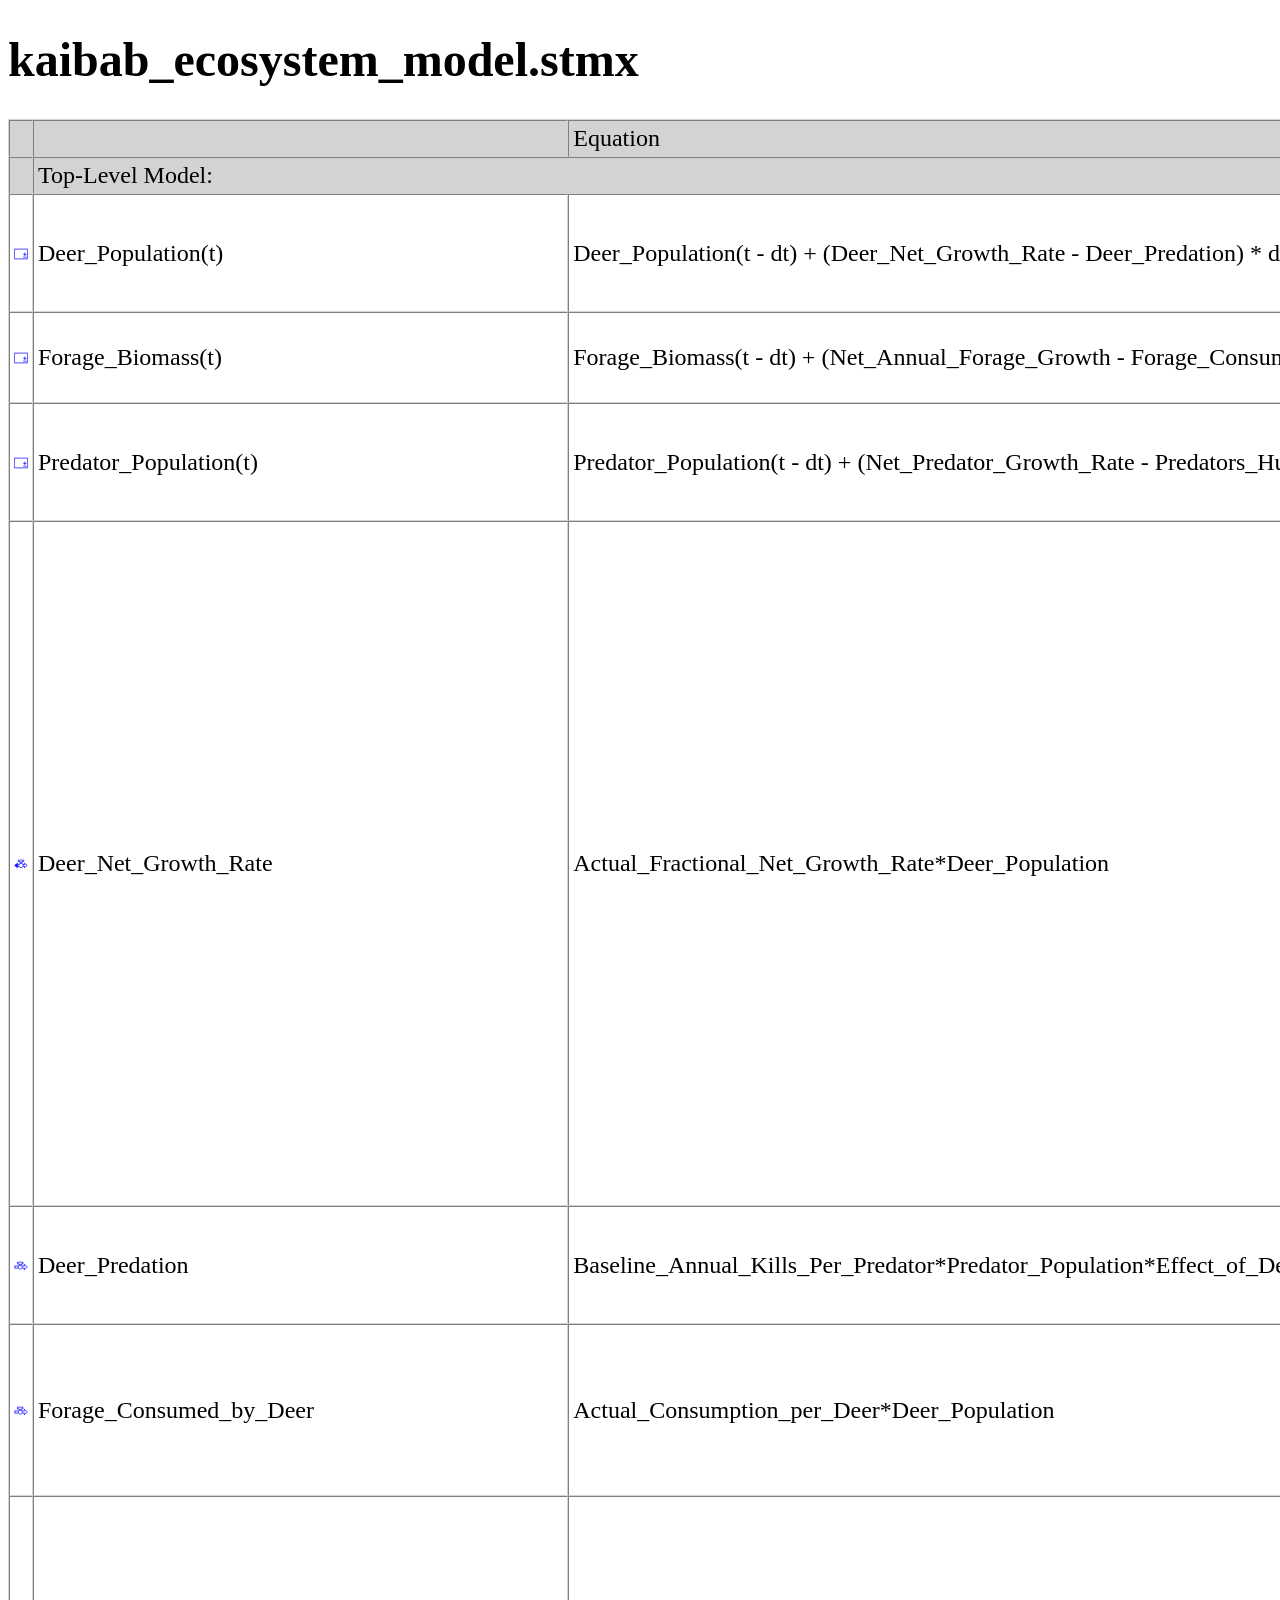
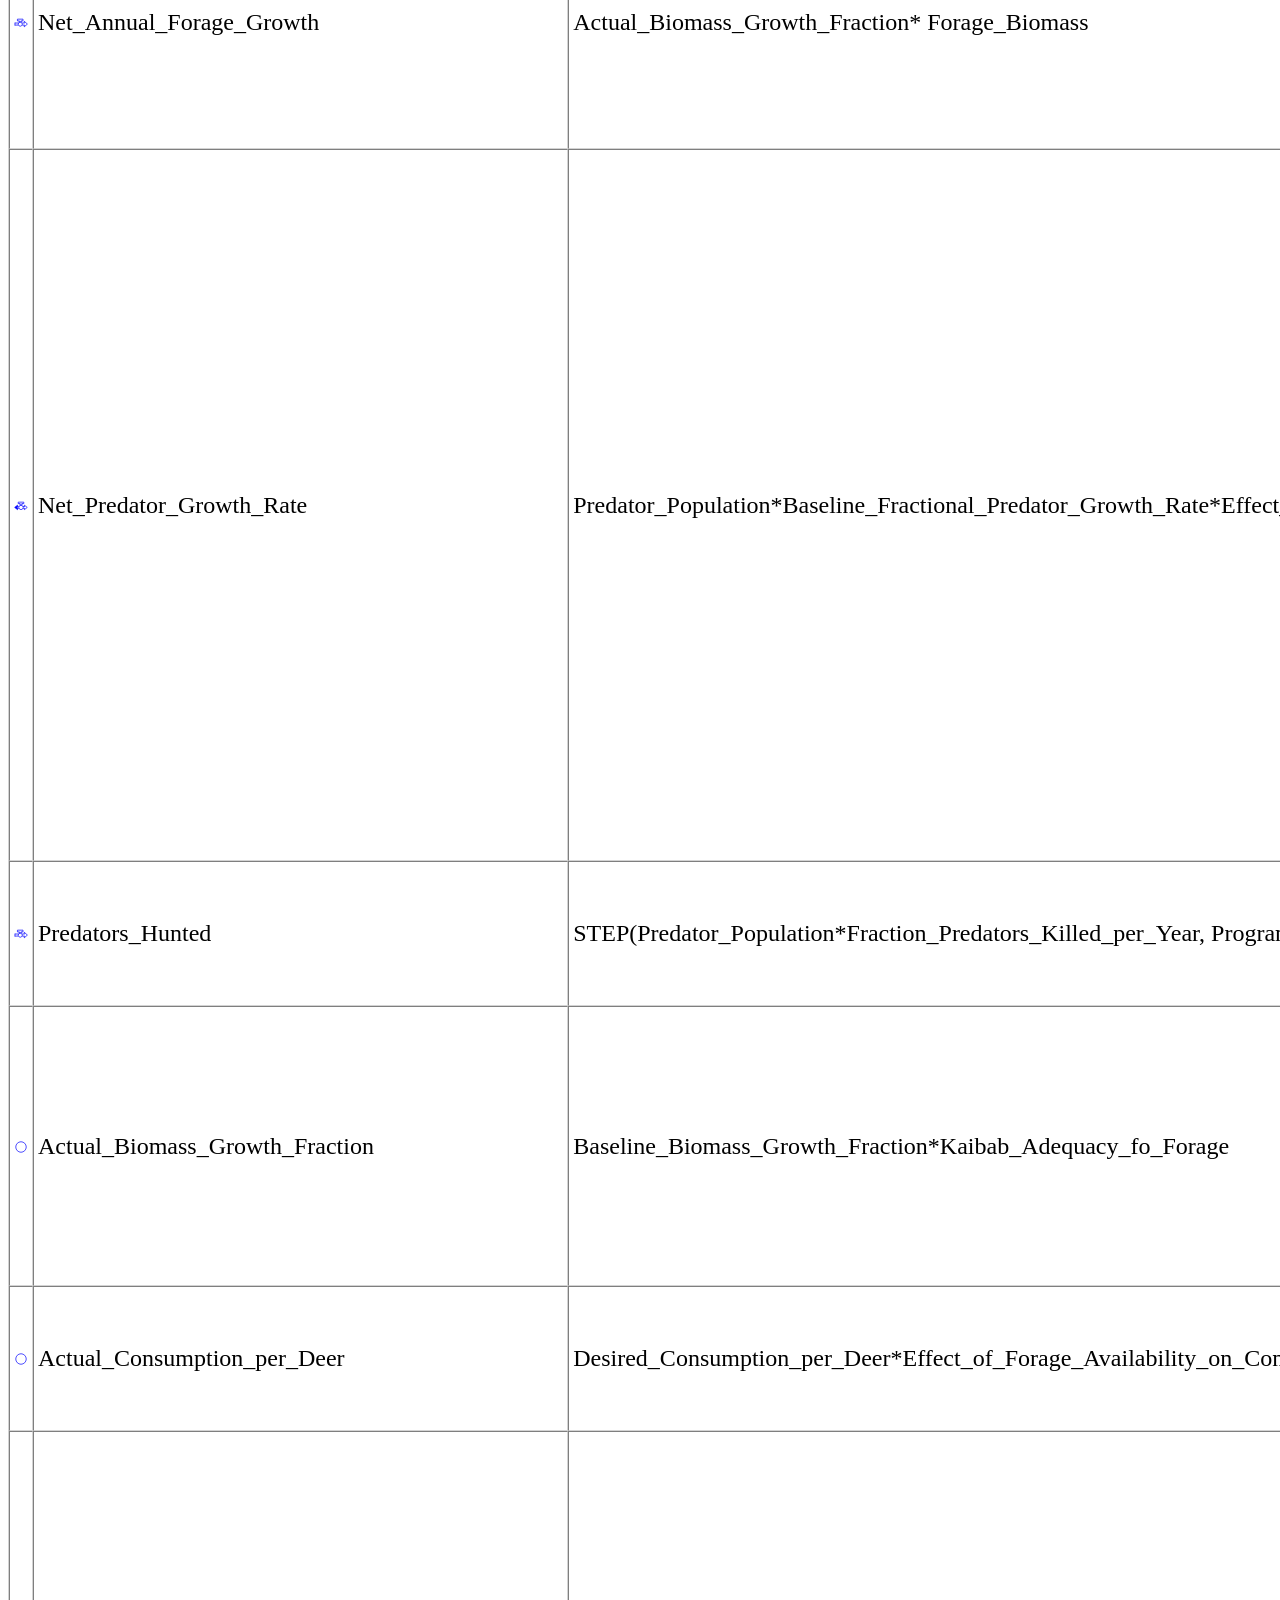
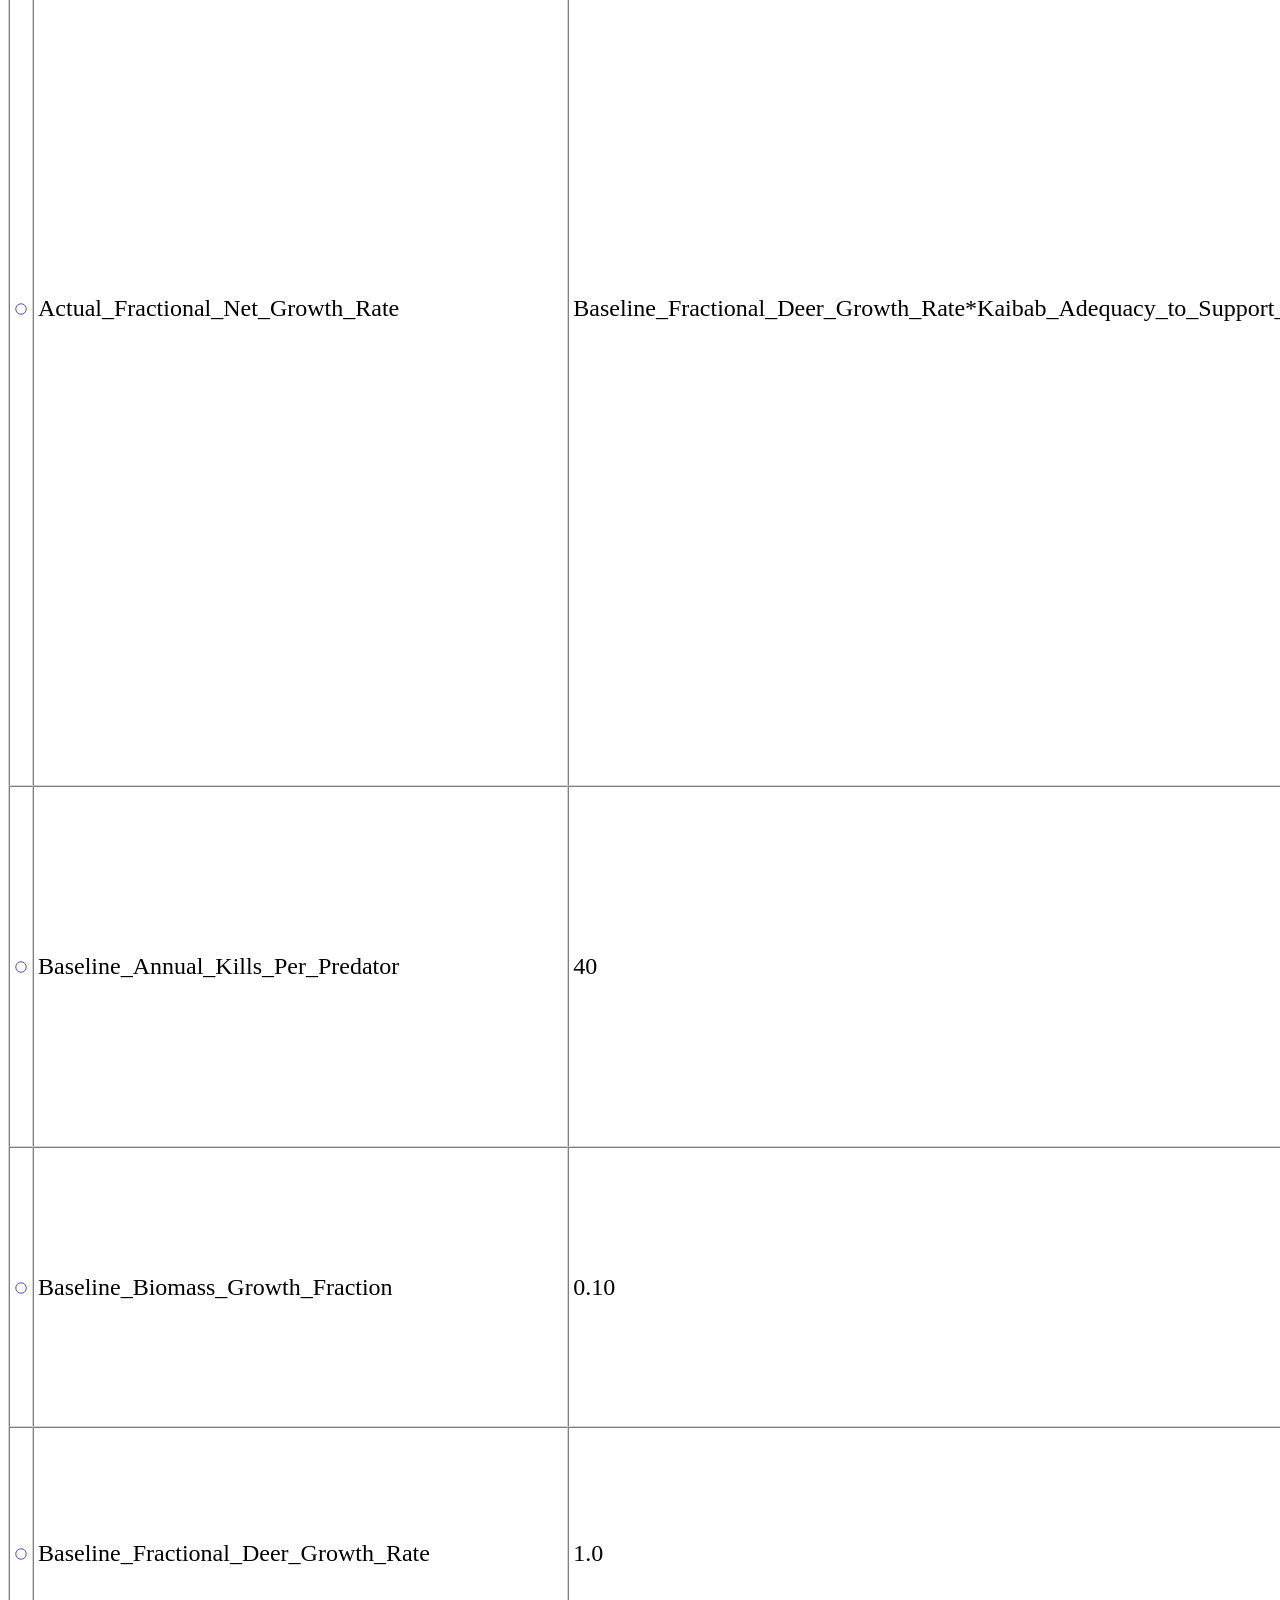
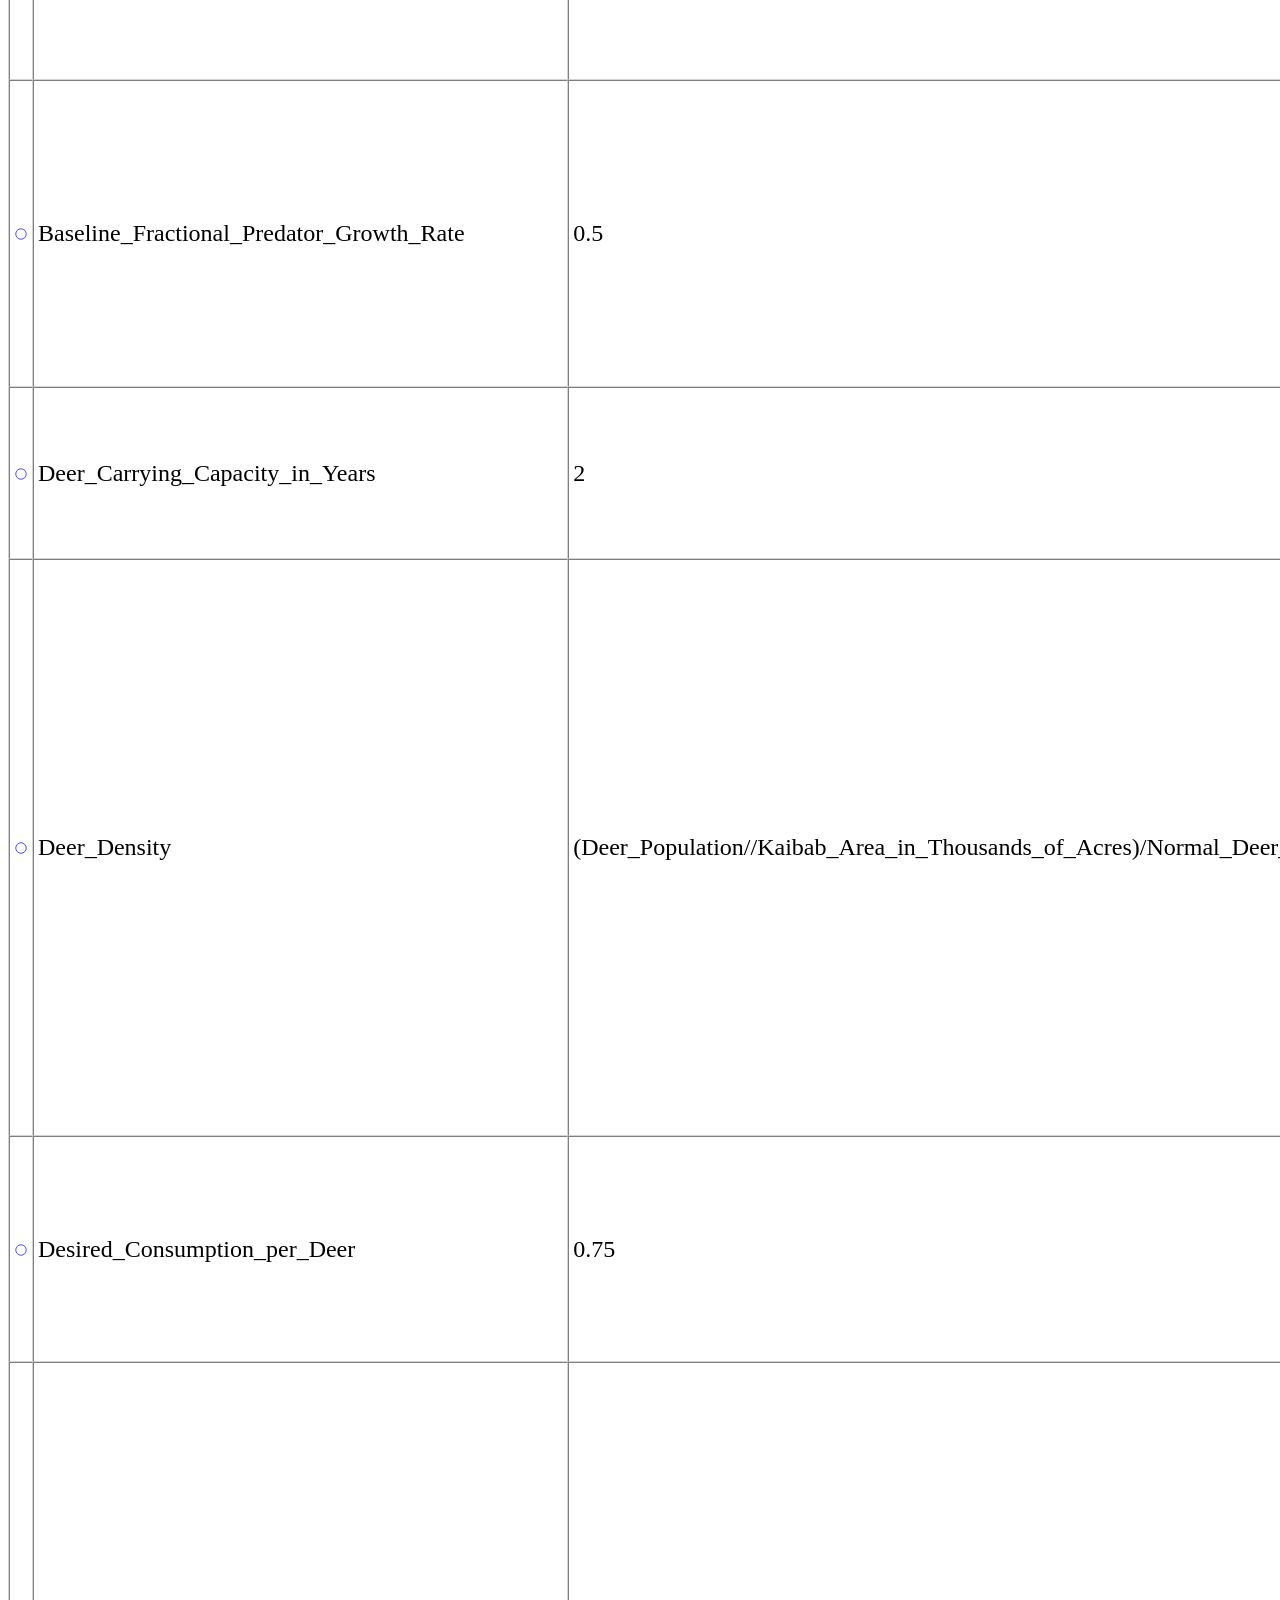
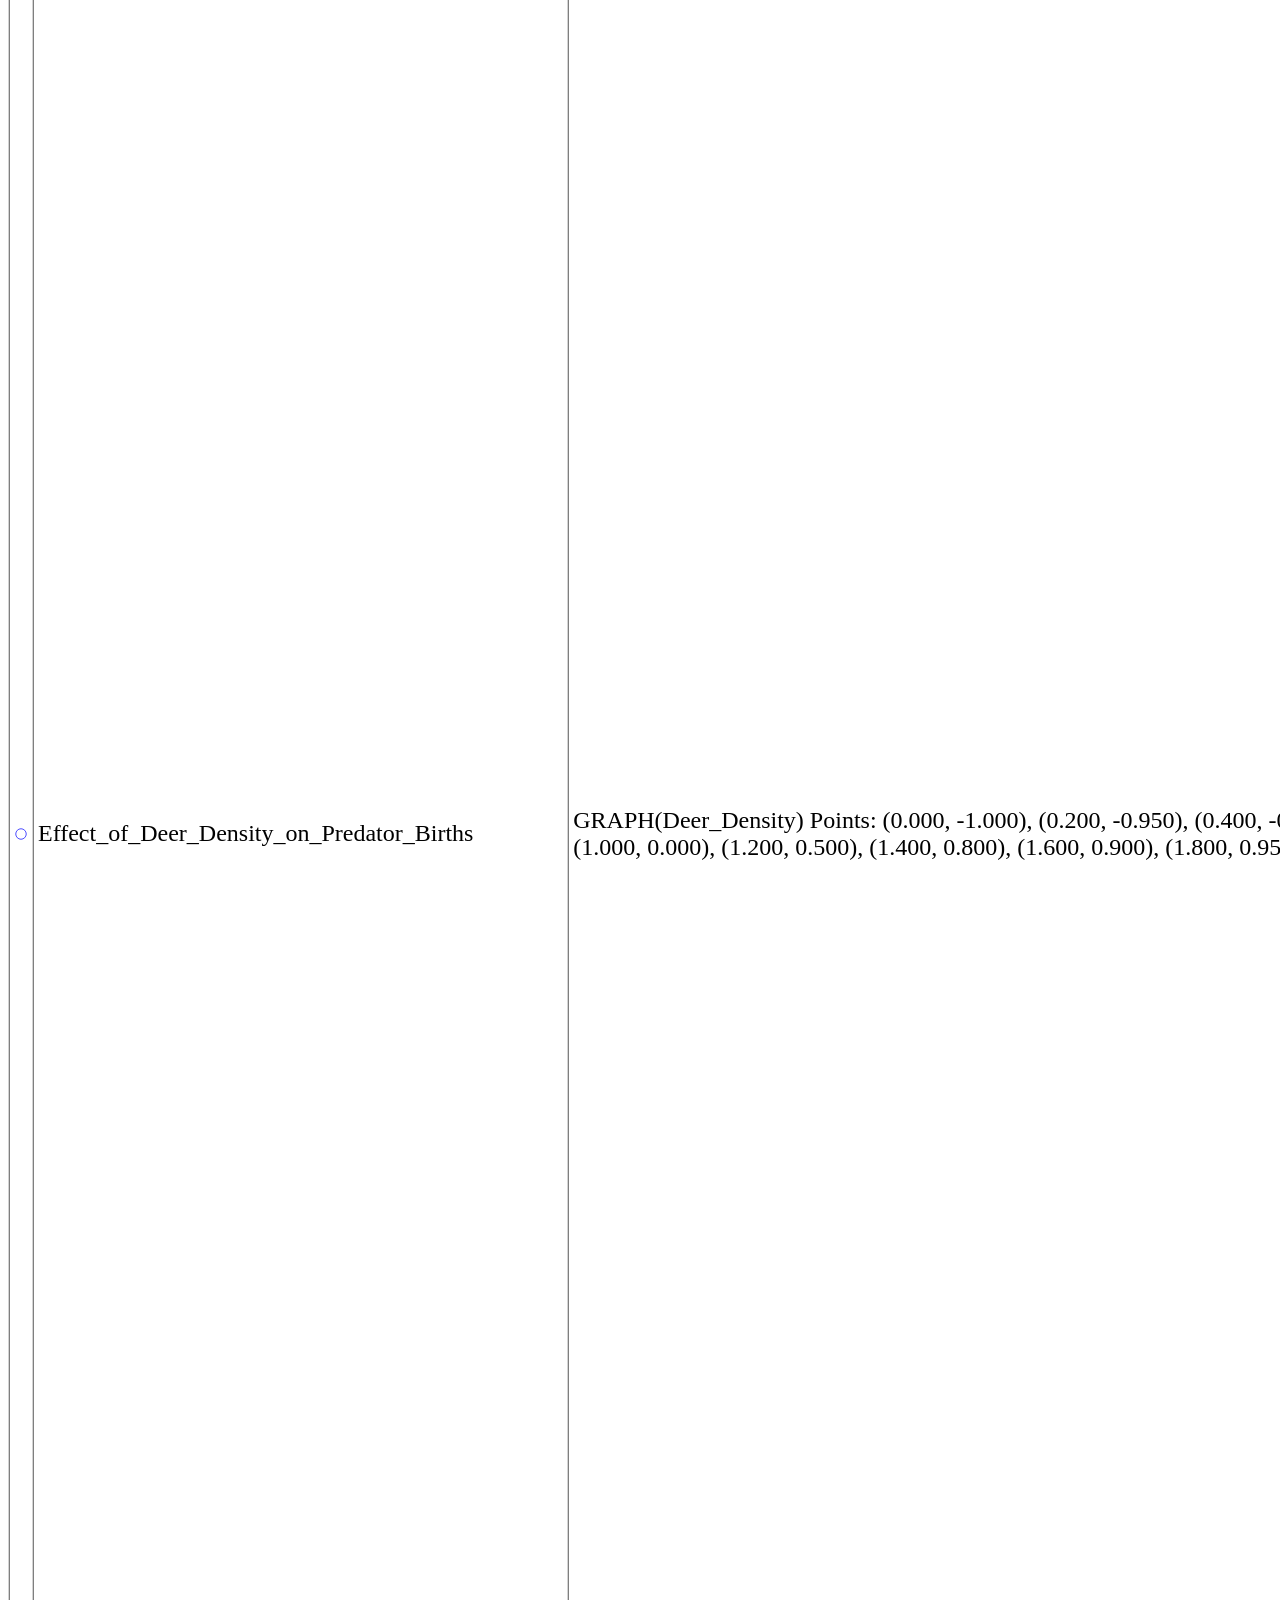
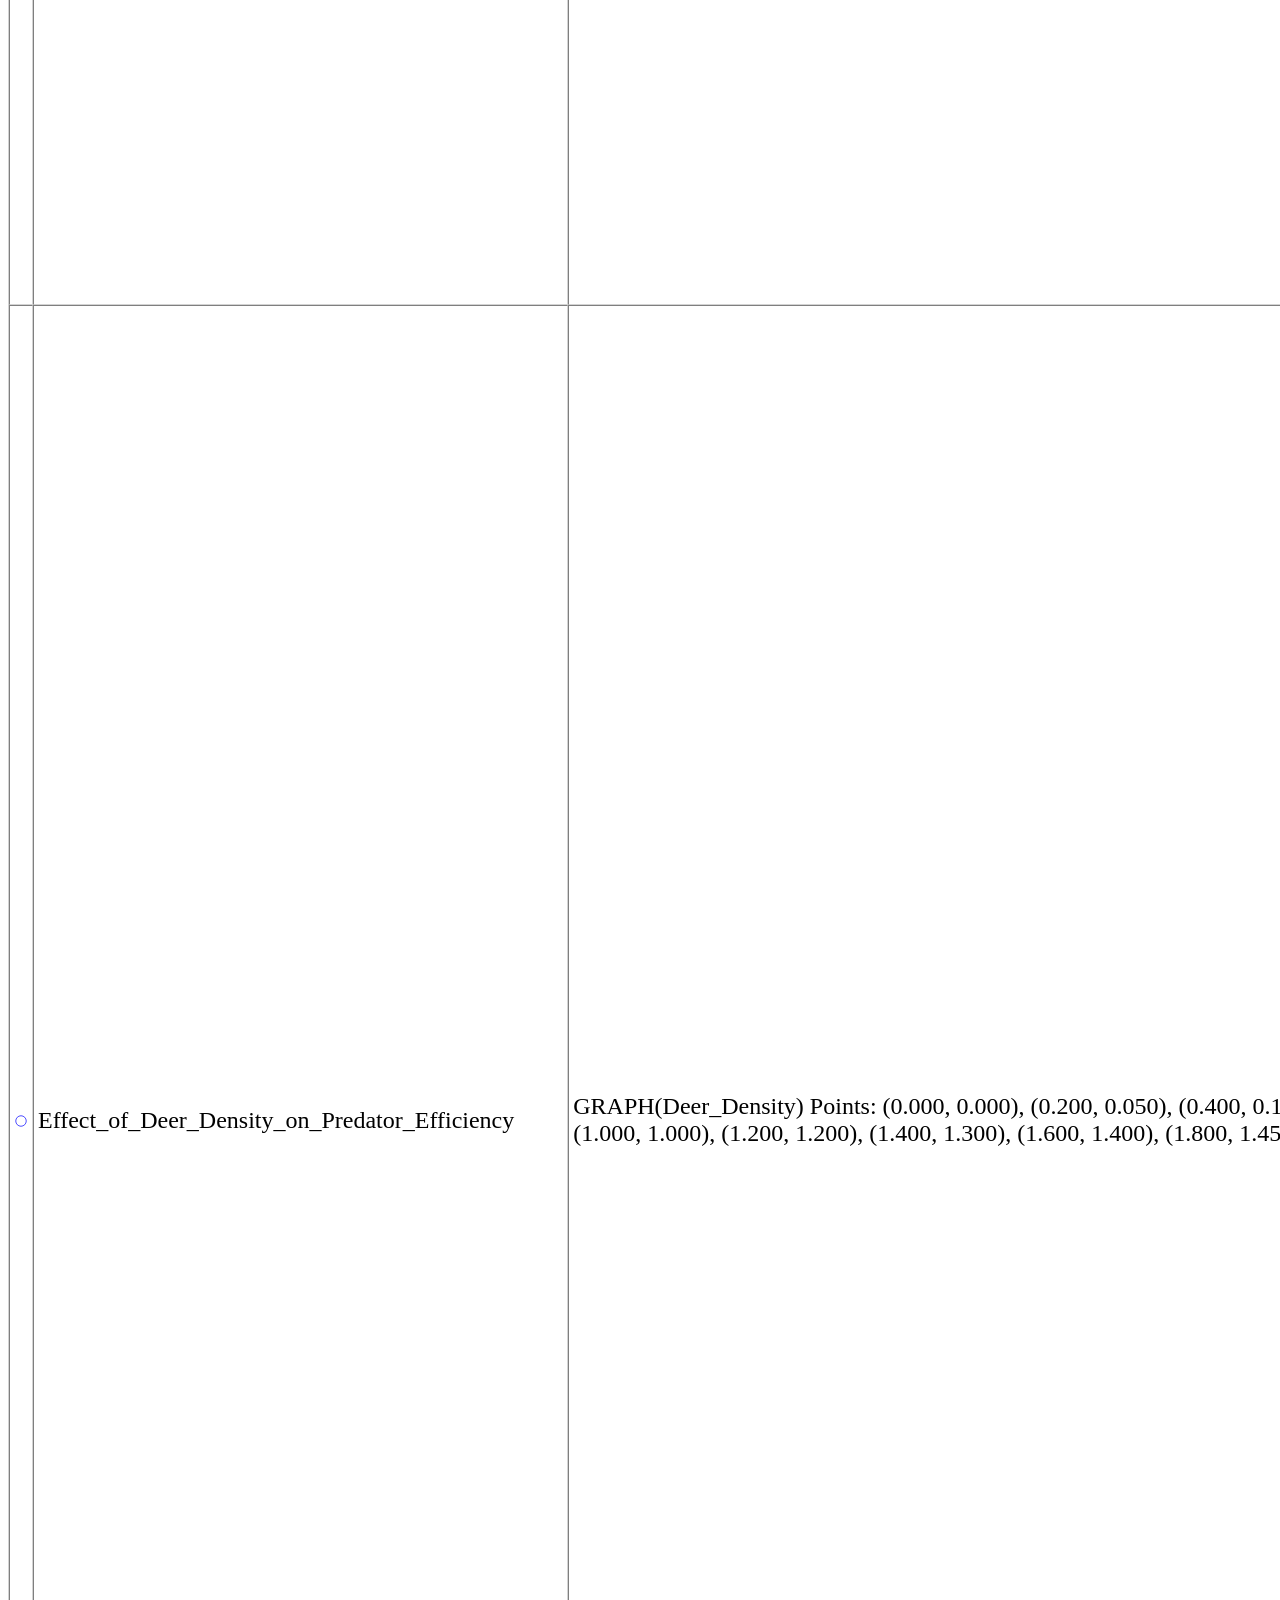
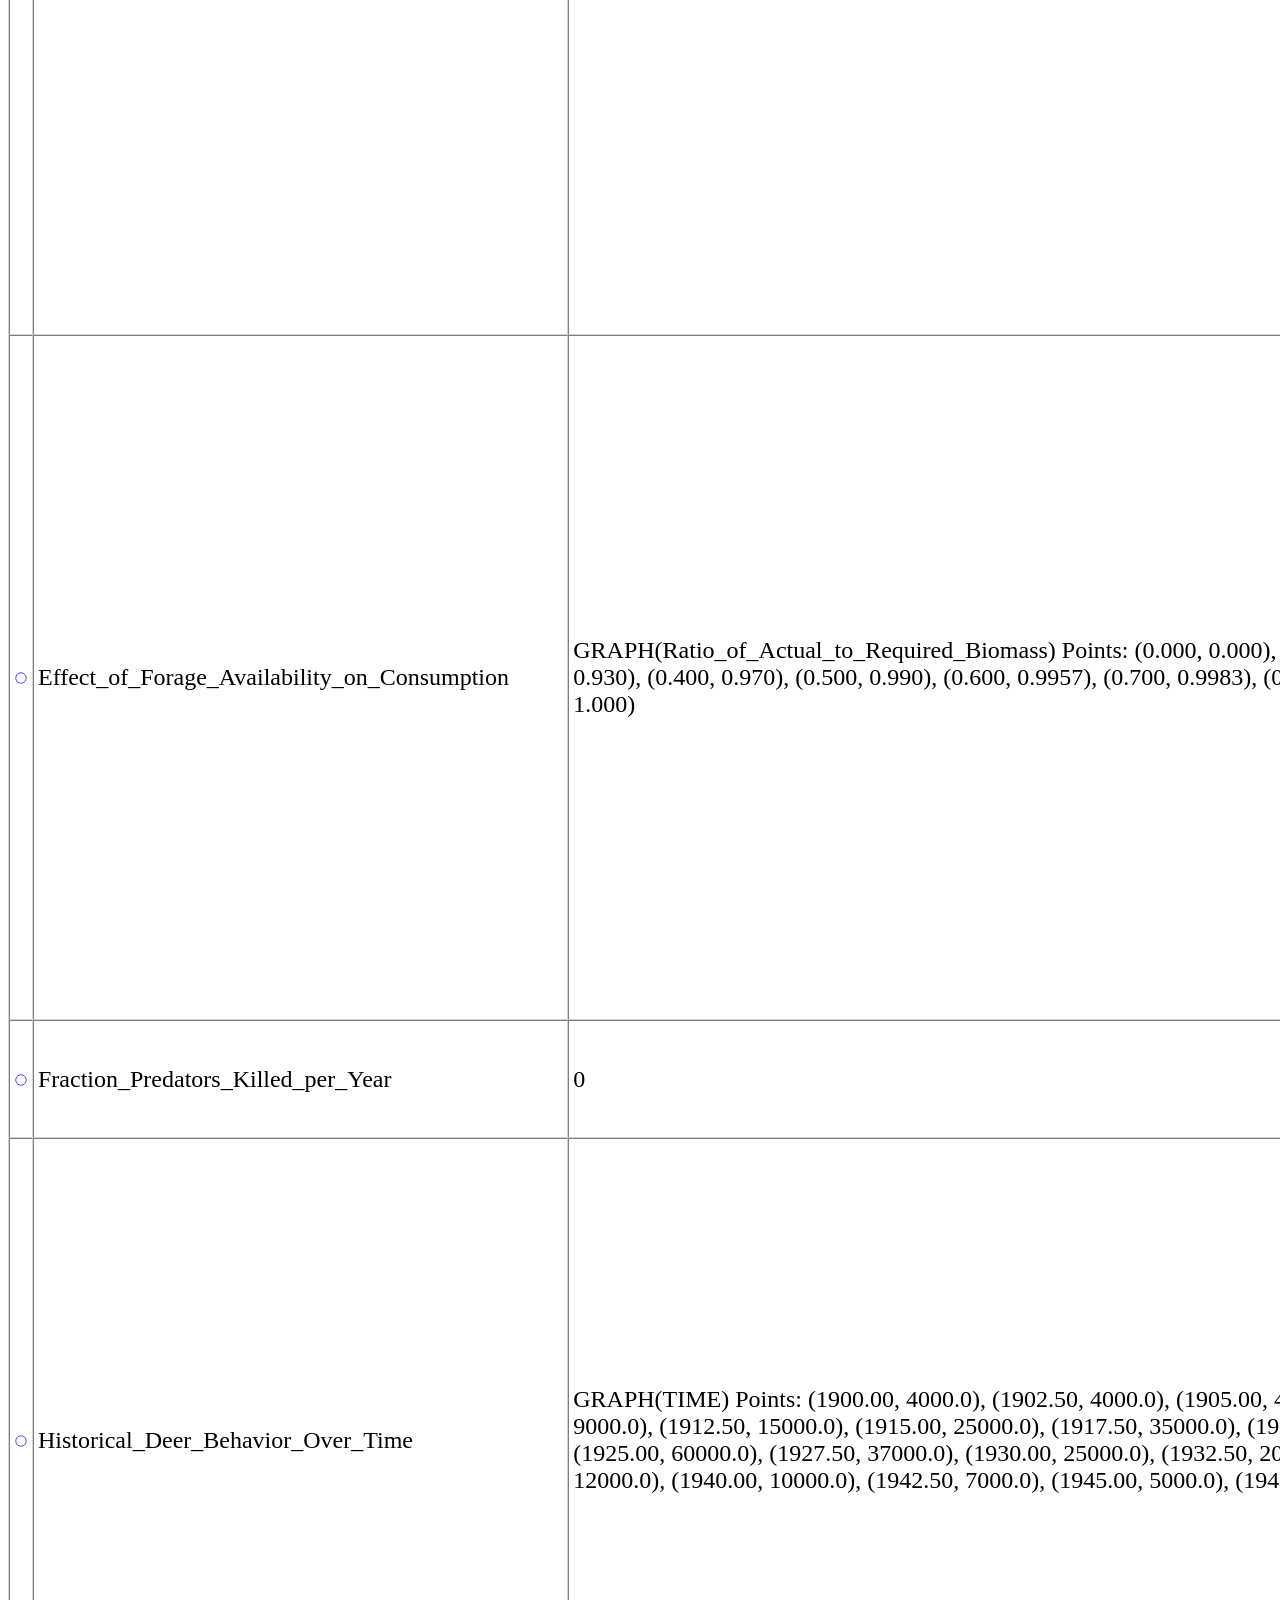
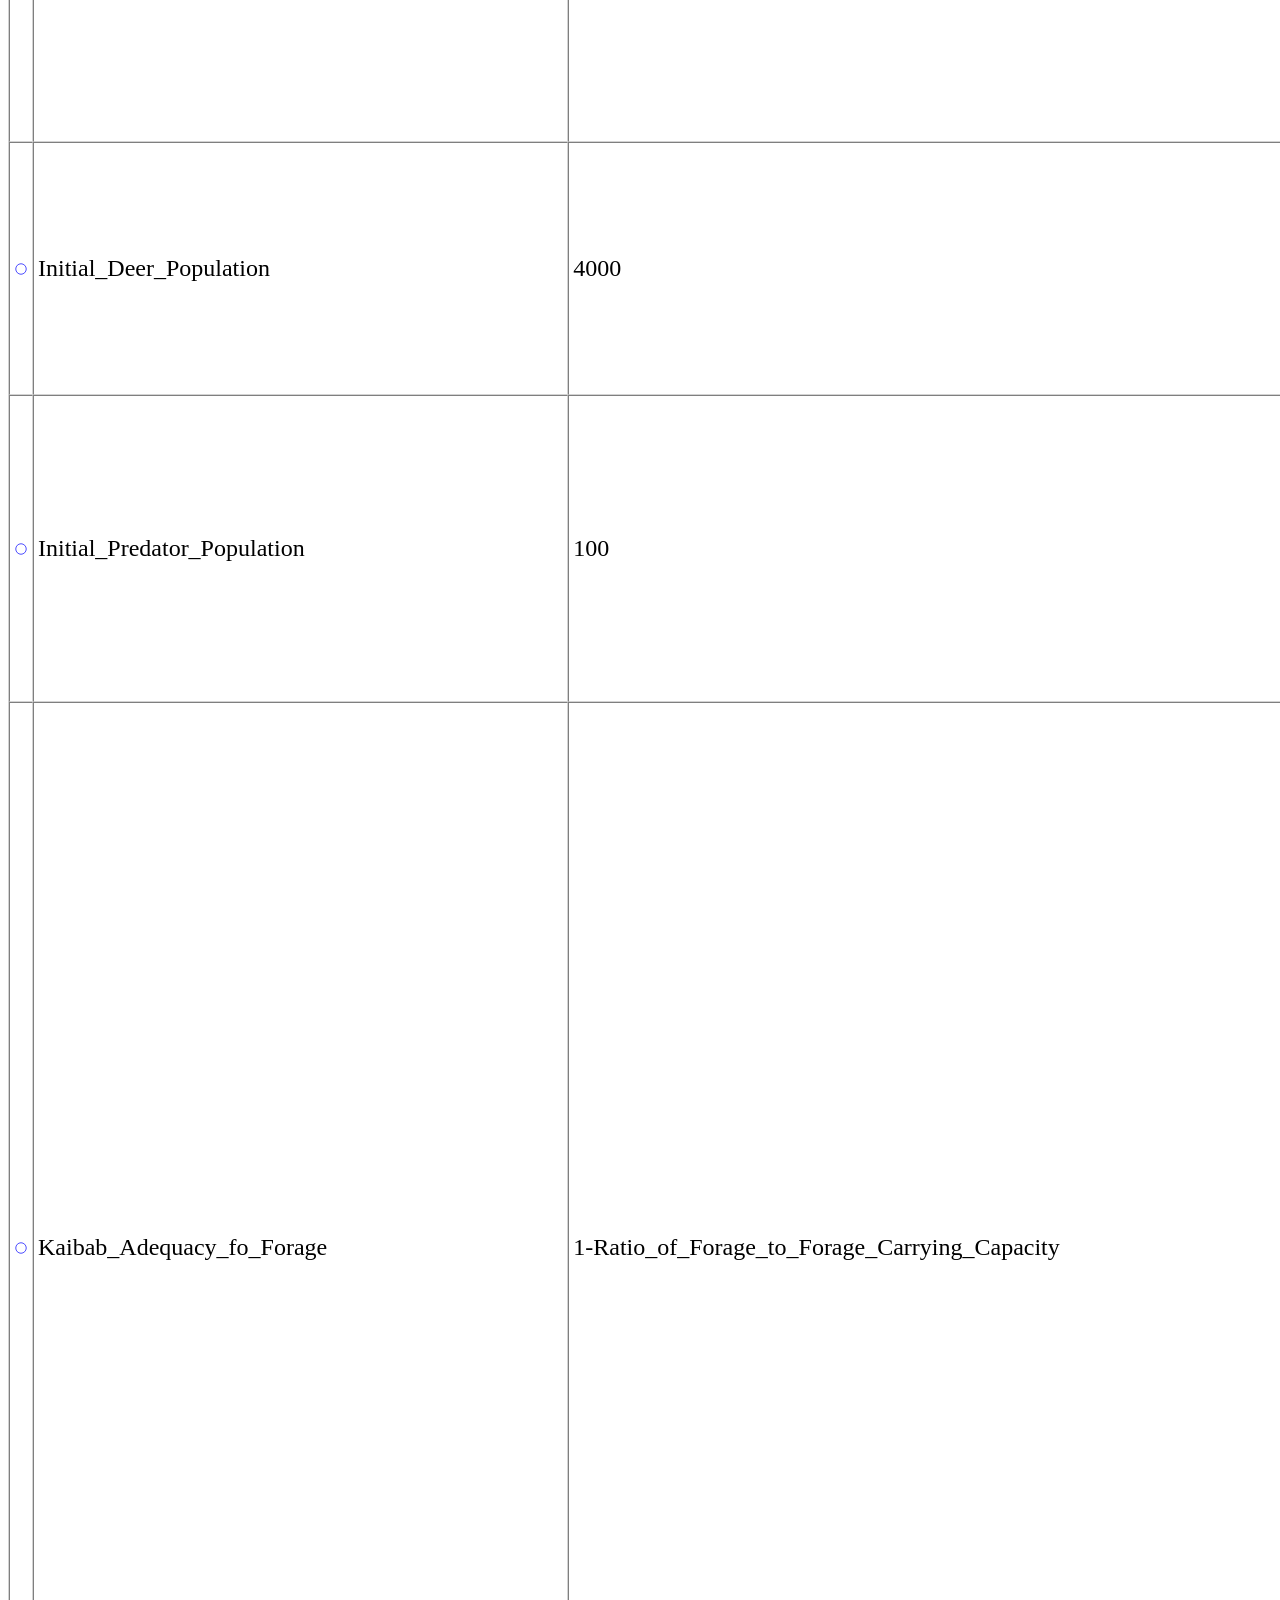
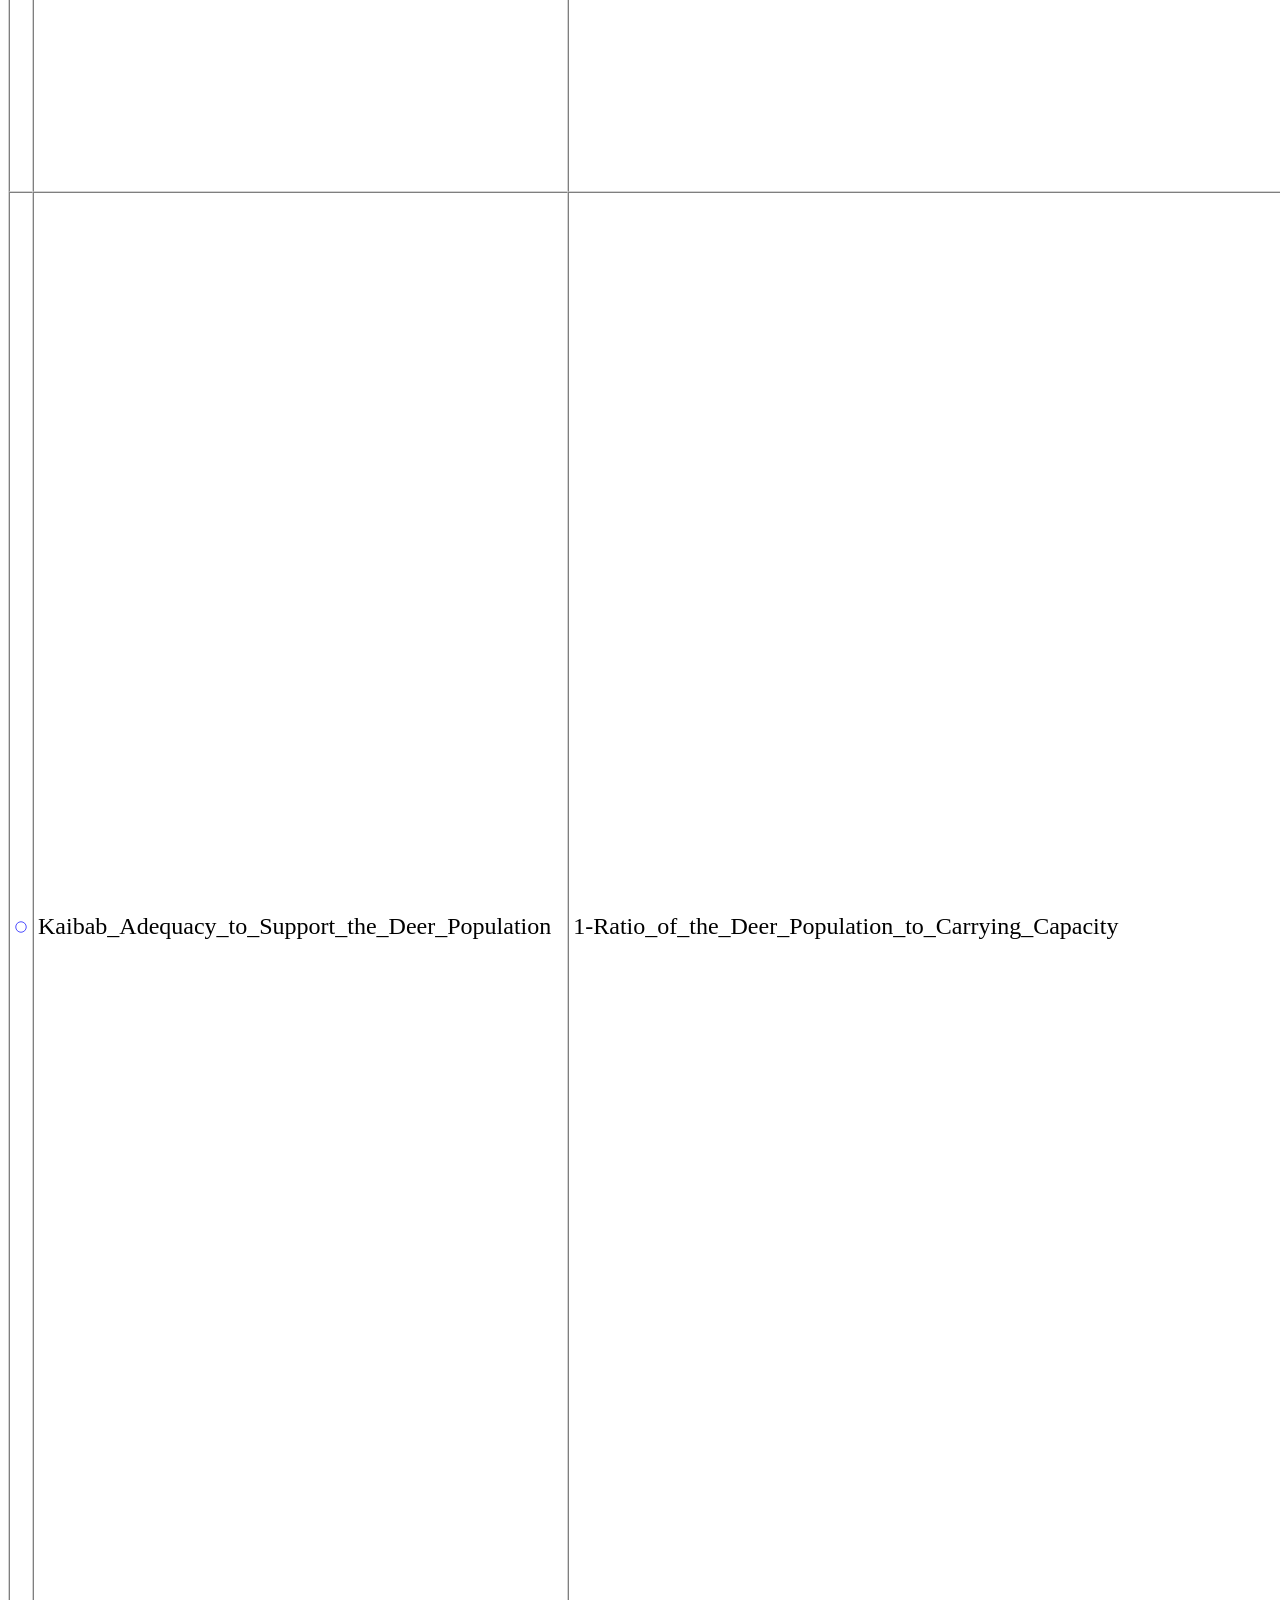
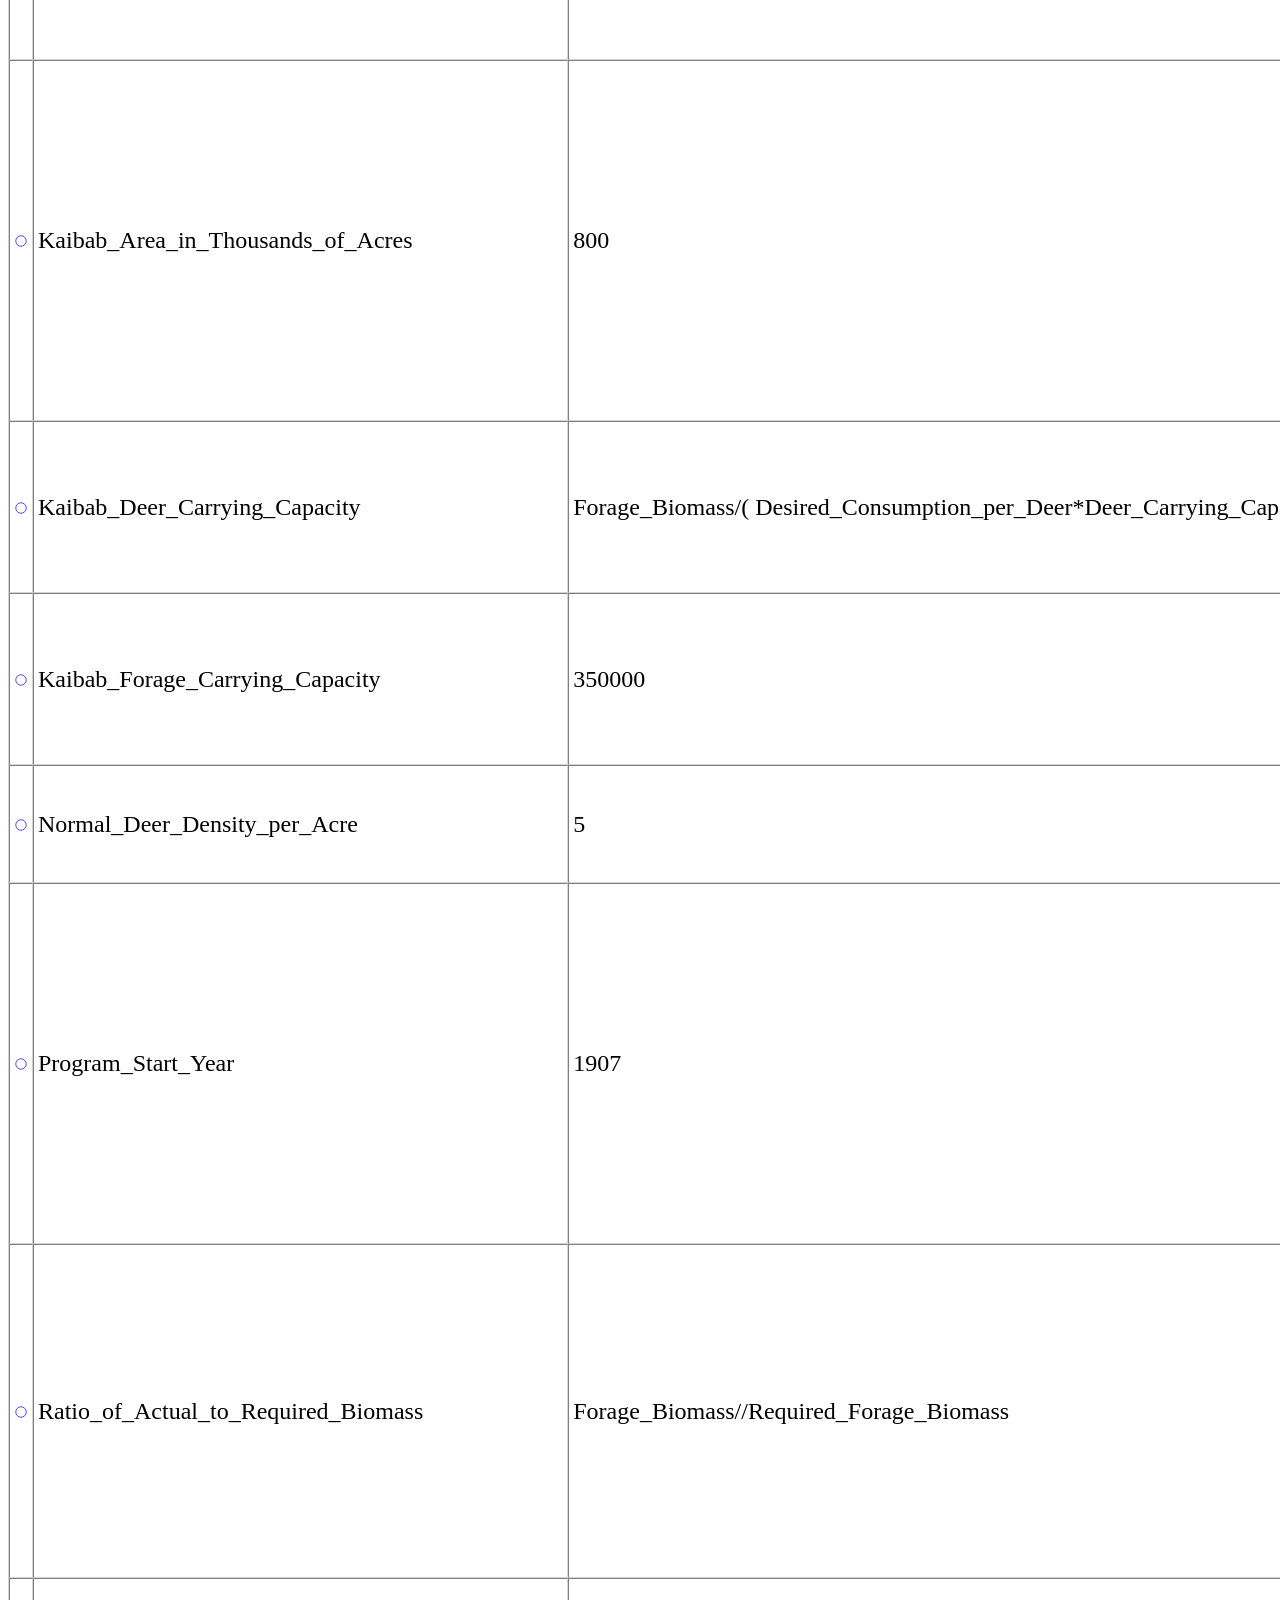
<file: docs/kaibab_ecosystem_doc_stella_equations.html>
<!DOCTYPE HTML PUBLIC "-//W3C//DTD HTML 4.0//EN" "http://www.w3.org/TR/REC-html40/strict.dtd">
<html><head><meta name="qrichtext" content="1" /><meta charset="utf-8" /><style type="text/css">
p, li { white-space: pre-wrap; }
hr { height: 1px; border-width: 0; }
li.unchecked::marker { content: "\2610"; }
li.checked::marker { content: "\2612"; }
</style></head><body style=" font-family:'.AppleSystemUIFont'; font-size:18pt; font-weight:400; font-style:normal;">
<h1>kaibab_ecosystem_model.stmx</h1>
<table border="1" style=" border-color:#d3d3d3; margin-top:0px; margin-bottom:0px; margin-left:0px; margin-right:0px;" cellspacing="0" cellpadding="4">
<tr>
<td width="21" bgcolor="#d3d3d3"></td>
<td bgcolor="#d3d3d3"></td>
<td bgcolor="#d3d3d3">
<p style=" margin-top:0px; margin-bottom:0px; margin-left:0px; margin-right:0px; -qt-block-indent:0; text-indent:0px;"><span style=" background-color:#d3d3d3;">Equation</span></p></td>
<td bgcolor="#d3d3d3">
<p style=" margin-top:0px; margin-bottom:0px; margin-left:0px; margin-right:0px; -qt-block-indent:0; text-indent:0px;"><span style=" background-color:#d3d3d3;">Properties</span></p></td>
<td bgcolor="#d3d3d3">
<p style=" margin-top:0px; margin-bottom:0px; margin-left:0px; margin-right:0px; -qt-block-indent:0; text-indent:0px;"><span style=" background-color:#d3d3d3;">Units</span></p></td>
<td bgcolor="#d3d3d3">
<p style=" margin-top:0px; margin-bottom:0px; margin-left:0px; margin-right:0px; -qt-block-indent:0; text-indent:0px;"><span style=" background-color:#d3d3d3;">Documentation</span></p></td></tr>
<tr>
<td bgcolor="#d3d3d3"></td>
<td colspan="5" bgcolor="#d3d3d3" style=" vertical-align:top;">
<p style=" margin-top:0px; margin-bottom:0px; margin-left:0px; margin-right:0px; -qt-block-indent:0; text-indent:0px;"><span style=" background-color:#d3d3d3;">Top-Level Model:</span></p></td></tr>
<tr>
<td>
<p style=" margin-top:0px; margin-bottom:0px; margin-left:0px; margin-right:0px; -qt-block-indent:0; text-indent:0px;"><img src="[data-uri]" width="14" height="14" /></p></td>
<td>
<p style=" margin-top:0px; margin-bottom:0px; margin-left:0px; margin-right:0px; -qt-block-indent:0; text-indent:0px;">Deer_Population(t)</p></td>
<td>
<p style=" margin-top:0px; margin-bottom:0px; margin-left:0px; margin-right:0px; -qt-block-indent:0; text-indent:0px;">Deer_Population(t - dt) + (Deer_Net_Growth_Rate - Deer_Predation) * dt</p></td>
<td>
<p style=" margin-top:0px; margin-bottom:0px; margin-left:0px; margin-right:0px; -qt-block-indent:0; text-indent:0px;">INIT Deer_Population = Initial_Deer_Population</p></td>
<td>
<p style=" margin-top:0px; margin-bottom:0px; margin-left:0px; margin-right:0px; -qt-block-indent:0; text-indent:0px;">Deer</p></td>
<td>
<p style=" margin-top:0px; margin-bottom:0px; margin-left:0px; margin-right:0px; -qt-block-indent:0; text-indent:0px;">The deer population on the Kaibab Plateau</p></td></tr>
<tr>
<td>
<p style=" margin-top:0px; margin-bottom:0px; margin-left:0px; margin-right:0px; -qt-block-indent:0; text-indent:0px;"><img src="[data-uri]" width="14" height="14" /></p></td>
<td>
<p style=" margin-top:0px; margin-bottom:0px; margin-left:0px; margin-right:0px; -qt-block-indent:0; text-indent:0px;">Forage_Biomass(t)</p></td>
<td>
<p style=" margin-top:0px; margin-bottom:0px; margin-left:0px; margin-right:0px; -qt-block-indent:0; text-indent:0px;">Forage_Biomass(t - dt) + (Net_Annual_Forage_Growth - Forage_Consumed_by_Deer) * dt</p></td>
<td>
<p style=" margin-top:0px; margin-bottom:0px; margin-left:0px; margin-right:0px; -qt-block-indent:0; text-indent:0px;">INIT Forage_Biomass = 317000</p></td>
<td>
<p style=" margin-top:0px; margin-bottom:0px; margin-left:0px; margin-right:0px; -qt-block-indent:0; text-indent:0px;">metric ton</p></td>
<td>
<p style=" margin-top:0px; margin-bottom:0px; margin-left:0px; margin-right:0px; -qt-block-indent:0; text-indent:0px;">Forage available for deer to eat</p></td></tr>
<tr>
<td>
<p style=" margin-top:0px; margin-bottom:0px; margin-left:0px; margin-right:0px; -qt-block-indent:0; text-indent:0px;"><img src="[data-uri]" width="14" height="14" /></p></td>
<td>
<p style=" margin-top:0px; margin-bottom:0px; margin-left:0px; margin-right:0px; -qt-block-indent:0; text-indent:0px;">Predator_Population(t)</p></td>
<td>
<p style=" margin-top:0px; margin-bottom:0px; margin-left:0px; margin-right:0px; -qt-block-indent:0; text-indent:0px;">Predator_Population(t - dt) + (Net_Predator_Growth_Rate - Predators_Hunted) * dt</p></td>
<td>
<p style=" margin-top:0px; margin-bottom:0px; margin-left:0px; margin-right:0px; -qt-block-indent:0; text-indent:0px;">INIT Predator_Population = Initial_Predator_Population</p></td>
<td>
<p style=" margin-top:0px; margin-bottom:0px; margin-left:0px; margin-right:0px; -qt-block-indent:0; text-indent:0px;">Predators</p></td>
<td>
<p style=" margin-top:0px; margin-bottom:0px; margin-left:0px; margin-right:0px; -qt-block-indent:0; text-indent:0px;">Number of predators on the Kaibab Plateau</p></td></tr>
<tr>
<td>
<p style=" margin-top:0px; margin-bottom:0px; margin-left:0px; margin-right:0px; -qt-block-indent:0; text-indent:0px;"><img src="[data-uri]" width="14" height="14" /></p></td>
<td>
<p style=" margin-top:0px; margin-bottom:0px; margin-left:0px; margin-right:0px; -qt-block-indent:0; text-indent:0px;">Deer_Net_Growth_Rate</p></td>
<td>
<p style=" margin-top:0px; margin-bottom:0px; margin-left:0px; margin-right:0px; -qt-block-indent:0; text-indent:0px;">Actual_Fractional_Net_Growth_Rate*Deer_Population</p></td>
<td></td>
<td>
<p style=" margin-top:0px; margin-bottom:0px; margin-left:0px; margin-right:0px; -qt-block-indent:0; text-indent:0px;">Deer/Years</p></td>
<td>
<p style=" margin-top:0px; margin-bottom:0px; margin-left:0px; margin-right:0px; -qt-block-indent:0; text-indent:0px;">With population data, we seldom know the Fractional Birth Rate and Fractional Death Rate, but we can often use historical data to calculate the Fractional Net Growth Rate. In addition, it turns out that the Fractional Net Growth Rate is the difference between the Fractional Birth Rate and the Fractional Death Rate.</p></td></tr>
<tr>
<td>
<p style=" margin-top:0px; margin-bottom:0px; margin-left:0px; margin-right:0px; -qt-block-indent:0; text-indent:0px;"><img src="[data-uri]" width="14" height="14" /></p></td>
<td>
<p style=" margin-top:0px; margin-bottom:0px; margin-left:0px; margin-right:0px; -qt-block-indent:0; text-indent:0px;">Deer_Predation</p></td>
<td>
<p style=" margin-top:0px; margin-bottom:0px; margin-left:0px; margin-right:0px; -qt-block-indent:0; text-indent:0px;">Baseline_Annual_Kills_Per_Predator*Predator_Population*Effect_of_Deer_Density_on_Predator_Efficiency</p></td>
<td></td>
<td>
<p style=" margin-top:0px; margin-bottom:0px; margin-left:0px; margin-right:0px; -qt-block-indent:0; text-indent:0px;">Deer/Years</p></td>
<td>
<p style=" margin-top:0px; margin-bottom:0px; margin-left:0px; margin-right:0px; -qt-block-indent:0; text-indent:0px;">The number of animals killed by predators per year.</p></td></tr>
<tr>
<td>
<p style=" margin-top:0px; margin-bottom:0px; margin-left:0px; margin-right:0px; -qt-block-indent:0; text-indent:0px;"><img src="[data-uri]" width="14" height="14" /></p></td>
<td>
<p style=" margin-top:0px; margin-bottom:0px; margin-left:0px; margin-right:0px; -qt-block-indent:0; text-indent:0px;">Forage_Consumed_by_Deer</p></td>
<td>
<p style=" margin-top:0px; margin-bottom:0px; margin-left:0px; margin-right:0px; -qt-block-indent:0; text-indent:0px;">Actual_Consumption_per_Deer*Deer_Population</p></td>
<td></td>
<td>
<p style=" margin-top:0px; margin-bottom:0px; margin-left:0px; margin-right:0px; -qt-block-indent:0; text-indent:0px;">metric ton/Years</p></td>
<td>
<p style=" margin-top:0px; margin-bottom:0px; margin-left:0px; margin-right:0px; -qt-block-indent:0; text-indent:0px;">Change in the forage biomass on the Kaibab via consumption by animals.</p></td></tr>
<tr>
<td>
<p style=" margin-top:0px; margin-bottom:0px; margin-left:0px; margin-right:0px; -qt-block-indent:0; text-indent:0px;"><img src="[data-uri]" width="14" height="14" /></p></td>
<td>
<p style=" margin-top:0px; margin-bottom:0px; margin-left:0px; margin-right:0px; -qt-block-indent:0; text-indent:0px;">Net_Annual_Forage_Growth</p></td>
<td>
<p style=" margin-top:0px; margin-bottom:0px; margin-left:0px; margin-right:0px; -qt-block-indent:0; text-indent:0px;">Actual_Biomass_Growth_Fraction* Forage_Biomass</p></td>
<td></td>
<td>
<p style=" margin-top:0px; margin-bottom:0px; margin-left:0px; margin-right:0px; -qt-block-indent:0; text-indent:0px;">metric ton/Years</p></td>
<td>
<p style=" margin-top:0px; margin-bottom:0px; margin-left:0px; margin-right:0px; -qt-block-indent:0; text-indent:0px;">Net change in the forage biomass on the Kaibab via natural growth and decay, apart from consumption by animals.</p></td></tr>
<tr>
<td>
<p style=" margin-top:0px; margin-bottom:0px; margin-left:0px; margin-right:0px; -qt-block-indent:0; text-indent:0px;"><img src="[data-uri]" width="14" height="14" /></p></td>
<td>
<p style=" margin-top:0px; margin-bottom:0px; margin-left:0px; margin-right:0px; -qt-block-indent:0; text-indent:0px;">Net_Predator_Growth_Rate</p></td>
<td>
<p style=" margin-top:0px; margin-bottom:0px; margin-left:0px; margin-right:0px; -qt-block-indent:0; text-indent:0px;">Predator_Population*Baseline_Fractional_Predator_Growth_Rate*Effect_of_Deer_Density_on_Predator_Births</p></td>
<td></td>
<td>
<p style=" margin-top:0px; margin-bottom:0px; margin-left:0px; margin-right:0px; -qt-block-indent:0; text-indent:0px;">Predators/Years</p></td>
<td>
<p style=" margin-top:0px; margin-bottom:0px; margin-left:0px; margin-right:0px; -qt-block-indent:0; text-indent:0px;">The net number of predators added to (or removed from) the Predator Population each year through the natural birth and death processes. This value is calculated as the product of the Predator Population, the Baseline Fractional Predator Growth Rate, and the Effect of Deer Density on Predator Births.</p></td></tr>
<tr>
<td>
<p style=" margin-top:0px; margin-bottom:0px; margin-left:0px; margin-right:0px; -qt-block-indent:0; text-indent:0px;"><img src="[data-uri]" width="14" height="14" /></p></td>
<td>
<p style=" margin-top:0px; margin-bottom:0px; margin-left:0px; margin-right:0px; -qt-block-indent:0; text-indent:0px;">Predators_Hunted</p></td>
<td>
<p style=" margin-top:0px; margin-bottom:0px; margin-left:0px; margin-right:0px; -qt-block-indent:0; text-indent:0px;">STEP(Predator_Population*Fraction_Predators_Killed_per_Year, Program_Start_Year)</p></td>
<td></td>
<td>
<p style=" margin-top:0px; margin-bottom:0px; margin-left:0px; margin-right:0px; -qt-block-indent:0; text-indent:0px;">Predators/Years</p></td>
<td>
<p style=" margin-top:0px; margin-bottom:0px; margin-left:0px; margin-right:0px; -qt-block-indent:0; text-indent:0px;">Number of predators removed each year through hunting.</p></td></tr>
<tr>
<td>
<p style=" margin-top:0px; margin-bottom:0px; margin-left:0px; margin-right:0px; -qt-block-indent:0; text-indent:0px;"><img src="[data-uri]" width="14" height="14" /></p></td>
<td>
<p style=" margin-top:0px; margin-bottom:0px; margin-left:0px; margin-right:0px; -qt-block-indent:0; text-indent:0px;">Actual_Biomass_Growth_Fraction</p></td>
<td>
<p style=" margin-top:0px; margin-bottom:0px; margin-left:0px; margin-right:0px; -qt-block-indent:0; text-indent:0px;">Baseline_Biomass_Growth_Fraction*Kaibab_Adequacy_fo_Forage</p></td>
<td></td>
<td>
<p style=" margin-top:0px; margin-bottom:0px; margin-left:0px; margin-right:0px; -qt-block-indent:0; text-indent:0px;">1/Year</p></td>
<td>
<p style=" margin-top:0px; margin-bottom:0px; margin-left:0px; margin-right:0px; -qt-block-indent:0; text-indent:0px;">This represents the actual Fractional Net Growth Rate of the Biomass, after accounting for the Carrying Capacity of the Ecosystem</p></td></tr>
<tr>
<td>
<p style=" margin-top:0px; margin-bottom:0px; margin-left:0px; margin-right:0px; -qt-block-indent:0; text-indent:0px;"><img src="[data-uri]" width="14" height="14" /></p></td>
<td>
<p style=" margin-top:0px; margin-bottom:0px; margin-left:0px; margin-right:0px; -qt-block-indent:0; text-indent:0px;">Actual_Consumption_per_Deer</p></td>
<td>
<p style=" margin-top:0px; margin-bottom:0px; margin-left:0px; margin-right:0px; -qt-block-indent:0; text-indent:0px;">Desired_Consumption_per_Deer*Effect_of_Forage_Availability_on_Consumption</p></td>
<td></td>
<td>
<p style=" margin-top:0px; margin-bottom:0px; margin-left:0px; margin-right:0px; -qt-block-indent:0; text-indent:0px;">metric ton/deer/year</p></td>
<td>
<p style=" margin-top:0px; margin-bottom:0px; margin-left:0px; margin-right:0px; -qt-block-indent:0; text-indent:0px;">The actual amount of forage biomass consumed per deer.</p></td></tr>
<tr>
<td>
<p style=" margin-top:0px; margin-bottom:0px; margin-left:0px; margin-right:0px; -qt-block-indent:0; text-indent:0px;"><img src="[data-uri]" width="14" height="14" /></p></td>
<td>
<p style=" margin-top:0px; margin-bottom:0px; margin-left:0px; margin-right:0px; -qt-block-indent:0; text-indent:0px;">Actual_Fractional_Net_Growth_Rate</p></td>
<td>
<p style=" margin-top:0px; margin-bottom:0px; margin-left:0px; margin-right:0px; -qt-block-indent:0; text-indent:0px;">Baseline_Fractional_Deer_Growth_Rate*Kaibab_Adequacy_to_Support_the_Deer_Population</p></td>
<td></td>
<td>
<p style=" margin-top:0px; margin-bottom:0px; margin-left:0px; margin-right:0px; -qt-block-indent:0; text-indent:0px;">1/Year</p></td>
<td>
<p style=" margin-top:0px; margin-bottom:0px; margin-left:0px; margin-right:0px; -qt-block-indent:0; text-indent:0px;">This represents the actual Fractional Net Growth Rate of the Population, after accounting for the Adequacy of the Ecosystem to Support Growth of the population. It is calculated by multiplying the Baseline Fractional Net Growth rate times the Adequacy of the Ecosystem to Support Continued Growth. This, in effect, scales down the Baseline Fractional Growth Rate, according to how close the Population is to the Carrying Capacity.</p></td></tr>
<tr>
<td>
<p style=" margin-top:0px; margin-bottom:0px; margin-left:0px; margin-right:0px; -qt-block-indent:0; text-indent:0px;"><img src="[data-uri]" width="14" height="14" /></p></td>
<td>
<p style=" margin-top:0px; margin-bottom:0px; margin-left:0px; margin-right:0px; -qt-block-indent:0; text-indent:0px;">Baseline_Annual_Kills_Per_Predator</p></td>
<td>
<p style=" margin-top:0px; margin-bottom:0px; margin-left:0px; margin-right:0px; -qt-block-indent:0; text-indent:0px;">40</p></td>
<td></td>
<td>
<p style=" margin-top:0px; margin-bottom:0px; margin-left:0px; margin-right:0px; -qt-block-indent:0; text-indent:0px;">Deer/(Predators*Year)</p></td>
<td>
<p style=" margin-top:0px; margin-bottom:0px; margin-left:0px; margin-right:0px; -qt-block-indent:0; text-indent:0px;">The number of deer that would be killed per predator each year, assuming that there was a natural balance between the predator and deer populations. </p></td></tr>
<tr>
<td>
<p style=" margin-top:0px; margin-bottom:0px; margin-left:0px; margin-right:0px; -qt-block-indent:0; text-indent:0px;"><img src="[data-uri]" width="14" height="14" /></p></td>
<td>
<p style=" margin-top:0px; margin-bottom:0px; margin-left:0px; margin-right:0px; -qt-block-indent:0; text-indent:0px;">Baseline_Biomass_Growth_Fraction</p></td>
<td>
<p style=" margin-top:0px; margin-bottom:0px; margin-left:0px; margin-right:0px; -qt-block-indent:0; text-indent:0px;">0.10</p></td>
<td></td>
<td>
<p style=" margin-top:0px; margin-bottom:0px; margin-left:0px; margin-right:0px; -qt-block-indent:0; text-indent:0px;">1/Year</p></td>
<td>
<p style=" margin-top:0px; margin-bottom:0px; margin-left:0px; margin-right:0px; -qt-block-indent:0; text-indent:0px;">This variable stands for the fractional net growth rate of the Biomass whenever there are no restrictions of the carrying capacity.</p></td></tr>
<tr>
<td>
<p style=" margin-top:0px; margin-bottom:0px; margin-left:0px; margin-right:0px; -qt-block-indent:0; text-indent:0px;"><img src="[data-uri]" width="14" height="14" /></p></td>
<td>
<p style=" margin-top:0px; margin-bottom:0px; margin-left:0px; margin-right:0px; -qt-block-indent:0; text-indent:0px;">Baseline_Fractional_Deer_Growth_Rate</p></td>
<td>
<p style=" margin-top:0px; margin-bottom:0px; margin-left:0px; margin-right:0px; -qt-block-indent:0; text-indent:0px;">1.0</p></td>
<td></td>
<td>
<p style=" margin-top:0px; margin-bottom:0px; margin-left:0px; margin-right:0px; -qt-block-indent:0; text-indent:0px;">1/Year</p></td>
<td>
<p style=" margin-top:0px; margin-bottom:0px; margin-left:0px; margin-right:0px; -qt-block-indent:0; text-indent:0px;">This variable stands for the fractional net growth rate of the Population whenever there are abundant resources on which to live.</p></td></tr>
<tr>
<td>
<p style=" margin-top:0px; margin-bottom:0px; margin-left:0px; margin-right:0px; -qt-block-indent:0; text-indent:0px;"><img src="[data-uri]" width="14" height="14" /></p></td>
<td>
<p style=" margin-top:0px; margin-bottom:0px; margin-left:0px; margin-right:0px; -qt-block-indent:0; text-indent:0px;">Baseline_Fractional_Predator_Growth_Rate</p></td>
<td>
<p style=" margin-top:0px; margin-bottom:0px; margin-left:0px; margin-right:0px; -qt-block-indent:0; text-indent:0px;">0.5</p></td>
<td></td>
<td>
<p style=" margin-top:0px; margin-bottom:0px; margin-left:0px; margin-right:0px; -qt-block-indent:0; text-indent:0px;">1/Year</p></td>
<td>
<p style=" margin-top:0px; margin-bottom:0px; margin-left:0px; margin-right:0px; -qt-block-indent:0; text-indent:0px;">This represents the fraction by which the Predator Population will grow each year, assuming there are an abundance of deer available for food. </p></td></tr>
<tr>
<td>
<p style=" margin-top:0px; margin-bottom:0px; margin-left:0px; margin-right:0px; -qt-block-indent:0; text-indent:0px;"><img src="[data-uri]" width="14" height="14" /></p></td>
<td>
<p style=" margin-top:0px; margin-bottom:0px; margin-left:0px; margin-right:0px; -qt-block-indent:0; text-indent:0px;">Deer_Carrying_Capacity_in_Years</p></td>
<td>
<p style=" margin-top:0px; margin-bottom:0px; margin-left:0px; margin-right:0px; -qt-block-indent:0; text-indent:0px;">2</p></td>
<td></td>
<td>
<p style=" margin-top:0px; margin-bottom:0px; margin-left:0px; margin-right:0px; -qt-block-indent:0; text-indent:0px;">Years</p></td>
<td>
<p style=" margin-top:0px; margin-bottom:0px; margin-left:0px; margin-right:0px; -qt-block-indent:0; text-indent:0px;">Number of years of forage needed to sustain the deer population.</p></td></tr>
<tr>
<td>
<p style=" margin-top:0px; margin-bottom:0px; margin-left:0px; margin-right:0px; -qt-block-indent:0; text-indent:0px;"><img src="[data-uri]" width="14" height="14" /></p></td>
<td>
<p style=" margin-top:0px; margin-bottom:0px; margin-left:0px; margin-right:0px; -qt-block-indent:0; text-indent:0px;">Deer_Density</p></td>
<td>
<p style=" margin-top:0px; margin-bottom:0px; margin-left:0px; margin-right:0px; -qt-block-indent:0; text-indent:0px;">(Deer_Population//Kaibab_Area_in_Thousands_of_Acres)/Normal_Deer_Density_per_Acre</p></td>
<td></td>
<td>
<p style=" margin-top:0px; margin-bottom:0px; margin-left:0px; margin-right:0px; -qt-block-indent:0; text-indent:0px;">dmnl</p></td>
<td>
<p style=" margin-top:0px; margin-bottom:0px; margin-left:0px; margin-right:0px; -qt-block-indent:0; text-indent:0px;">The ratio of deer to area all of which is divided by a normal. Results in a scale where one is normal and anything above 1 indicates that you have too many deer and anything below one indicates that you have to few deer compared to what is normal deer per acres.</p></td></tr>
<tr>
<td>
<p style=" margin-top:0px; margin-bottom:0px; margin-left:0px; margin-right:0px; -qt-block-indent:0; text-indent:0px;"><img src="[data-uri]" width="14" height="14" /></p></td>
<td>
<p style=" margin-top:0px; margin-bottom:0px; margin-left:0px; margin-right:0px; -qt-block-indent:0; text-indent:0px;">Desired_Consumption_per_Deer</p></td>
<td>
<p style=" margin-top:0px; margin-bottom:0px; margin-left:0px; margin-right:0px; -qt-block-indent:0; text-indent:0px;">0.75</p></td>
<td></td>
<td>
<p style=" margin-top:0px; margin-bottom:0px; margin-left:0px; margin-right:0px; -qt-block-indent:0; text-indent:0px;">metric ton/deer/year</p></td>
<td>
<p style=" margin-top:0px; margin-bottom:0px; margin-left:0px; margin-right:0px; -qt-block-indent:0; text-indent:0px;">The amount of forage consumed by a single deer in a year, when abundant forage is available.</p></td></tr>
<tr>
<td>
<p style=" margin-top:0px; margin-bottom:0px; margin-left:0px; margin-right:0px; -qt-block-indent:0; text-indent:0px;"><img src="[data-uri]" width="14" height="14" /></p></td>
<td>
<p style=" margin-top:0px; margin-bottom:0px; margin-left:0px; margin-right:0px; -qt-block-indent:0; text-indent:0px;">Effect_of_Deer_Density_on_Predator_Births</p></td>
<td>
<p style=" margin-top:0px; margin-bottom:0px; margin-left:0px; margin-right:0px; -qt-block-indent:0; text-indent:0px;">GRAPH(Deer_Density) Points: (0.000, -1.000), (0.200, -0.950), (0.400, -0.900), (0.600, -0.800), (0.800, -0.500), (1.000, 0.000), (1.200, 0.500), (1.400, 0.800), (1.600, 0.900), (1.800, 0.950), (2.000, 1.000)</p></td>
<td>
<p style=" margin-top:0px; margin-bottom:0px; margin-left:0px; margin-right:0px; -qt-block-indent:0; text-indent:0px;"><img src="[data-uri]" width="24" height="24" /></p></td>
<td>
<p style=" margin-top:0px; margin-bottom:0px; margin-left:0px; margin-right:0px; -qt-block-indent:0; text-indent:0px;">dmnl</p></td>
<td>
<p style=" margin-top:0px; margin-bottom:0px; margin-left:0px; margin-right:0px; -qt-block-indent:0; text-indent:0px;">This is a dimensionless value used to represent how the Deer Density on the Kaibab Plateau affects the growth rates of the predator herd. This variable is used as a multiplier to increase or decrease the Net Predator Growth Rate, according to the Deer Density value (with greater density implying more food for predators, and hence a greater reproductive rate). This Effect of Deer Density on Predator Births variable is also determined by a graphical relationship with Deer Density. When the Deer density is 0, the Effect is -1.0, meaning that the Predator population will experience negative growth (from a lack of food). When the Deer density is 1, the effect is 0, meaning that the Predator Population will experience flat growth (neither growing nor shrinking). When the Deer Density is more than 2 , the Effect of Deer Density on Predator Births is 1.5, meaning that the Predator Population will grow at 1.5 times the Baseline Fractional Net Growth Rate (because there are abundant deer available for food). </p></td></tr>
<tr>
<td>
<p style=" margin-top:0px; margin-bottom:0px; margin-left:0px; margin-right:0px; -qt-block-indent:0; text-indent:0px;"><img src="[data-uri]" width="14" height="14" /></p></td>
<td>
<p style=" margin-top:0px; margin-bottom:0px; margin-left:0px; margin-right:0px; -qt-block-indent:0; text-indent:0px;">Effect_of_Deer_Density_on_Predator_Efficiency</p></td>
<td>
<p style=" margin-top:0px; margin-bottom:0px; margin-left:0px; margin-right:0px; -qt-block-indent:0; text-indent:0px;">GRAPH(Deer_Density) Points: (0.000, 0.000), (0.200, 0.050), (0.400, 0.150), (0.600, 0.350), (0.800, 0.700), (1.000, 1.000), (1.200, 1.200), (1.400, 1.300), (1.600, 1.400), (1.800, 1.450), (2.000, 1.500)</p></td>
<td>
<p style=" margin-top:0px; margin-bottom:0px; margin-left:0px; margin-right:0px; -qt-block-indent:0; text-indent:0px;"><img src="[data-uri]" width="24" height="24" /></p></td>
<td>
<p style=" margin-top:0px; margin-bottom:0px; margin-left:0px; margin-right:0px; -qt-block-indent:0; text-indent:0px;">dmnl</p></td>
<td>
<p style=" margin-top:0px; margin-bottom:0px; margin-left:0px; margin-right:0px; -qt-block-indent:0; text-indent:0px;">This is a dimensionless value used as a multiplier to increase or decrease the Deer Predation, according to the Deer Density level. This value varies between 0 and 1.5. Its value is 0 when there are no deer present (i.e. when deer density = 0 deer per 1000 acres) and it is 1.5 when there is an abundance of deer (i.e. when the deer density reaches 10 deer per 1000 acres or more). Hence, if there are no deer present, the Deer predation will fall to zero. If there is an overabundance of deer, the Deer Predation will be 1.5 times as great as it would be in equilibrium. This variable was formatted in the diagram to use a boldface, underline font to highlight that its value is not set by an equation, but by a graphical function showing how the Effect is calculated based on the Deer Density.</p></td></tr>
<tr>
<td>
<p style=" margin-top:0px; margin-bottom:0px; margin-left:0px; margin-right:0px; -qt-block-indent:0; text-indent:0px;"><img src="[data-uri]" width="14" height="14" /></p></td>
<td>
<p style=" margin-top:0px; margin-bottom:0px; margin-left:0px; margin-right:0px; -qt-block-indent:0; text-indent:0px;">Effect_of_Forage_Availability_on_Consumption</p></td>
<td>
<p style=" margin-top:0px; margin-bottom:0px; margin-left:0px; margin-right:0px; -qt-block-indent:0; text-indent:0px;">GRAPH(Ratio_of_Actual_to_Required_Biomass) Points: (0.000, 0.000), (0.100, 0.590), (0.200, 0.840), (0.300, 0.930), (0.400, 0.970), (0.500, 0.990), (0.600, 0.9957), (0.700, 0.9983), (0.800, 0.9994), (0.900, 0.9998), (1.000, 1.000)</p></td>
<td>
<p style=" margin-top:0px; margin-bottom:0px; margin-left:0px; margin-right:0px; -qt-block-indent:0; text-indent:0px;"><img src="[data-uri]" width="24" height="24" /></p></td>
<td>
<p style=" margin-top:0px; margin-bottom:0px; margin-left:0px; margin-right:0px; -qt-block-indent:0; text-indent:0px;">dmnl</p></td>
<td>
<p style=" margin-top:0px; margin-bottom:0px; margin-left:0px; margin-right:0px; -qt-block-indent:0; text-indent:0px;">This nonlinear or graphical function captures how Actual Consumption per Deer will change given the Ratio of Actual to Required Biomass. Deer will continue to eat a normal amount of forage until only about 30 percent of what is need is available. Deer will then start to eat less as foraging becomes more difficult.</p></td></tr>
<tr>
<td>
<p style=" margin-top:0px; margin-bottom:0px; margin-left:0px; margin-right:0px; -qt-block-indent:0; text-indent:0px;"><img src="[data-uri]" width="14" height="14" /></p></td>
<td>
<p style=" margin-top:0px; margin-bottom:0px; margin-left:0px; margin-right:0px; -qt-block-indent:0; text-indent:0px;">Fraction_Predators_Killed_per_Year</p></td>
<td>
<p style=" margin-top:0px; margin-bottom:0px; margin-left:0px; margin-right:0px; -qt-block-indent:0; text-indent:0px;">0</p></td>
<td></td>
<td>
<p style=" margin-top:0px; margin-bottom:0px; margin-left:0px; margin-right:0px; -qt-block-indent:0; text-indent:0px;">1/Year</p></td>
<td>
<p style=" margin-top:0px; margin-bottom:0px; margin-left:0px; margin-right:0px; -qt-block-indent:0; text-indent:0px;">Fraction of predators killed each year.</p></td></tr>
<tr>
<td>
<p style=" margin-top:0px; margin-bottom:0px; margin-left:0px; margin-right:0px; -qt-block-indent:0; text-indent:0px;"><img src="[data-uri]" width="14" height="14" /></p></td>
<td>
<p style=" margin-top:0px; margin-bottom:0px; margin-left:0px; margin-right:0px; -qt-block-indent:0; text-indent:0px;">Historical_Deer_Behavior_Over_Time</p></td>
<td>
<p style=" margin-top:0px; margin-bottom:0px; margin-left:0px; margin-right:0px; -qt-block-indent:0; text-indent:0px;">GRAPH(TIME) Points: (1900.00, 4000.0), (1902.50, 4000.0), (1905.00, 4000.0), (1907.50, 5000.0), (1910.00, 9000.0), (1912.50, 15000.0), (1915.00, 25000.0), (1917.50, 35000.0), (1920.00, 65000.0), (1922.50, 90000.0), (1925.00, 60000.0), (1927.50, 37000.0), (1930.00, 25000.0), (1932.50, 20000.0), (1935.00, 18000.0), (1937.50, 12000.0), (1940.00, 10000.0), (1942.50, 7000.0), (1945.00, 5000.0), (1947.50, 3000.0), (1950.00, 2000.0)</p></td>
<td>
<p style=" margin-top:0px; margin-bottom:0px; margin-left:0px; margin-right:0px; -qt-block-indent:0; text-indent:0px;"><img src="[data-uri]" width="24" height="24" /></p></td>
<td>
<p style=" margin-top:0px; margin-bottom:0px; margin-left:0px; margin-right:0px; -qt-block-indent:0; text-indent:0px;">Deer</p></td>
<td>
<p style=" margin-top:0px; margin-bottom:0px; margin-left:0px; margin-right:0px; -qt-block-indent:0; text-indent:0px;">A reference mode showing the actual deer population estimates from 1900 through 1950. This is defined by the graphical function shown here. You can display this BOTG with the Deer Population to help us tune the model parameters to match the historical record.</p></td></tr>
<tr>
<td>
<p style=" margin-top:0px; margin-bottom:0px; margin-left:0px; margin-right:0px; -qt-block-indent:0; text-indent:0px;"><img src="[data-uri]" width="14" height="14" /></p></td>
<td>
<p style=" margin-top:0px; margin-bottom:0px; margin-left:0px; margin-right:0px; -qt-block-indent:0; text-indent:0px;">Initial_Deer_Population</p></td>
<td>
<p style=" margin-top:0px; margin-bottom:0px; margin-left:0px; margin-right:0px; -qt-block-indent:0; text-indent:0px;">4000</p></td>
<td></td>
<td>
<p style=" margin-top:0px; margin-bottom:0px; margin-left:0px; margin-right:0px; -qt-block-indent:0; text-indent:0px;">Deer</p></td>
<td>
<p style=" margin-top:0px; margin-bottom:0px; margin-left:0px; margin-right:0px; -qt-block-indent:0; text-indent:0px;">This is an exogenous variable that can be used to set (and change) the initial size of the Deer Population.</p></td></tr>
<tr>
<td>
<p style=" margin-top:0px; margin-bottom:0px; margin-left:0px; margin-right:0px; -qt-block-indent:0; text-indent:0px;"><img src="[data-uri]" width="14" height="14" /></p></td>
<td>
<p style=" margin-top:0px; margin-bottom:0px; margin-left:0px; margin-right:0px; -qt-block-indent:0; text-indent:0px;">Initial_Predator_Population</p></td>
<td>
<p style=" margin-top:0px; margin-bottom:0px; margin-left:0px; margin-right:0px; -qt-block-indent:0; text-indent:0px;">100</p></td>
<td></td>
<td>
<p style=" margin-top:0px; margin-bottom:0px; margin-left:0px; margin-right:0px; -qt-block-indent:0; text-indent:0px;">Predators</p></td>
<td>
<p style=" margin-top:0px; margin-bottom:0px; margin-left:0px; margin-right:0px; -qt-block-indent:0; text-indent:0px;">Used to set the initial size of the Predator Population. Notice that this is different from the original predator-prey model you built.</p></td></tr>
<tr>
<td>
<p style=" margin-top:0px; margin-bottom:0px; margin-left:0px; margin-right:0px; -qt-block-indent:0; text-indent:0px;"><img src="[data-uri]" width="14" height="14" /></p></td>
<td>
<p style=" margin-top:0px; margin-bottom:0px; margin-left:0px; margin-right:0px; -qt-block-indent:0; text-indent:0px;">Kaibab_Adequacy_fo_Forage</p></td>
<td>
<p style=" margin-top:0px; margin-bottom:0px; margin-left:0px; margin-right:0px; -qt-block-indent:0; text-indent:0px;">1-Ratio_of_Forage_to_Forage_Carrying_Capacity</p></td>
<td></td>
<td>
<p style=" margin-top:0px; margin-bottom:0px; margin-left:0px; margin-right:0px; -qt-block-indent:0; text-indent:0px;">dmnl</p></td>
<td>
<p style=" margin-top:0px; margin-bottom:0px; margin-left:0px; margin-right:0px; -qt-block-indent:0; text-indent:0px;">This variable is calculated as 1 – (Ratio of Forage to Forage Carrying Capacity). When the Biomass is well below the Carrying Capacity, the Adequacy of the Ecosystem to Support Continued Growth value will be close to 1. As the Biomass approaches the Carrying Capacity, thus the Adequacy of the Ecosystem to Support Continued Growth will approach zero. Higher Adequacy of the Ecosystem to Support Continued Growth values imply that the Biomass can grow at a more rapid pace.</p></td></tr>
<tr>
<td>
<p style=" margin-top:0px; margin-bottom:0px; margin-left:0px; margin-right:0px; -qt-block-indent:0; text-indent:0px;"><img src="[data-uri]" width="14" height="14" /></p></td>
<td>
<p style=" margin-top:0px; margin-bottom:0px; margin-left:0px; margin-right:0px; -qt-block-indent:0; text-indent:0px;">Kaibab_Adequacy_to_Support_the_Deer_Population</p></td>
<td>
<p style=" margin-top:0px; margin-bottom:0px; margin-left:0px; margin-right:0px; -qt-block-indent:0; text-indent:0px;">1-Ratio_of_the_Deer_Population_to_Carrying_Capacity</p></td>
<td></td>
<td>
<p style=" margin-top:0px; margin-bottom:0px; margin-left:0px; margin-right:0px; -qt-block-indent:0; text-indent:0px;">dmnl</p></td>
<td>
<p style=" margin-top:0px; margin-bottom:0px; margin-left:0px; margin-right:0px; -qt-block-indent:0; text-indent:0px;">This variable is calculated as 1 – (Ratio of Population to Carrying Capacity). When the Population is well below the Carrying Capacity (and the Ratio of Population to Carrying Capacity is hence close to zero), the Adequacy of the Ecosystem to Support Continued Growth value will be close to 1. As the Population approaches the Carrying Capacity (and the Ratio of Population to Carrying Capacity hence approaches 1), thus the Adequacy of the Ecosystem to Support Continued Growth will approach zero. Higher Adequacy of the Ecosystem to Support Continued Growth values imply that the Population can grow at a more rapid pace. It has units that are dimensionless or a fraction.</p></td></tr>
<tr>
<td>
<p style=" margin-top:0px; margin-bottom:0px; margin-left:0px; margin-right:0px; -qt-block-indent:0; text-indent:0px;"><img src="[data-uri]" width="14" height="14" /></p></td>
<td>
<p style=" margin-top:0px; margin-bottom:0px; margin-left:0px; margin-right:0px; -qt-block-indent:0; text-indent:0px;">Kaibab_Area_in_Thousands_of_Acres</p></td>
<td>
<p style=" margin-top:0px; margin-bottom:0px; margin-left:0px; margin-right:0px; -qt-block-indent:0; text-indent:0px;">800</p></td>
<td></td>
<td>
<p style=" margin-top:0px; margin-bottom:0px; margin-left:0px; margin-right:0px; -qt-block-indent:0; text-indent:0px;">K acres</p></td>
<td>
<p style=" margin-top:0px; margin-bottom:0px; margin-left:0px; margin-right:0px; -qt-block-indent:0; text-indent:0px;">Land area of the Kaibab Plateau. This is approximately 800,000 acres. We are measuring this in thousands of acres so that is why we use 800 when setting the value.</p></td></tr>
<tr>
<td>
<p style=" margin-top:0px; margin-bottom:0px; margin-left:0px; margin-right:0px; -qt-block-indent:0; text-indent:0px;"><img src="[data-uri]" width="14" height="14" /></p></td>
<td>
<p style=" margin-top:0px; margin-bottom:0px; margin-left:0px; margin-right:0px; -qt-block-indent:0; text-indent:0px;">Kaibab_Deer_Carrying_Capacity</p></td>
<td>
<p style=" margin-top:0px; margin-bottom:0px; margin-left:0px; margin-right:0px; -qt-block-indent:0; text-indent:0px;">Forage_Biomass/( Desired_Consumption_per_Deer*Deer_Carrying_Capacity_in_Years )</p></td>
<td></td>
<td>
<p style=" margin-top:0px; margin-bottom:0px; margin-left:0px; margin-right:0px; -qt-block-indent:0; text-indent:0px;">Deer</p></td>
<td>
<p style=" margin-top:0px; margin-bottom:0px; margin-left:0px; margin-right:0px; -qt-block-indent:0; text-indent:0px;">This is the population size that the ecosystem can sustain for the long term.</p></td></tr>
<tr>
<td>
<p style=" margin-top:0px; margin-bottom:0px; margin-left:0px; margin-right:0px; -qt-block-indent:0; text-indent:0px;"><img src="[data-uri]" width="14" height="14" /></p></td>
<td>
<p style=" margin-top:0px; margin-bottom:0px; margin-left:0px; margin-right:0px; -qt-block-indent:0; text-indent:0px;">Kaibab_Forage_Carrying_Capacity</p></td>
<td>
<p style=" margin-top:0px; margin-bottom:0px; margin-left:0px; margin-right:0px; -qt-block-indent:0; text-indent:0px;">350000</p></td>
<td></td>
<td>
<p style=" margin-top:0px; margin-bottom:0px; margin-left:0px; margin-right:0px; -qt-block-indent:0; text-indent:0px;">metric ton</p></td>
<td>
<p style=" margin-top:0px; margin-bottom:0px; margin-left:0px; margin-right:0px; -qt-block-indent:0; text-indent:0px;">Amount of forage biomass that the Kaibab can support on an ongoing basis.</p></td></tr>
<tr>
<td>
<p style=" margin-top:0px; margin-bottom:0px; margin-left:0px; margin-right:0px; -qt-block-indent:0; text-indent:0px;"><img src="[data-uri]" width="14" height="14" /></p></td>
<td>
<p style=" margin-top:0px; margin-bottom:0px; margin-left:0px; margin-right:0px; -qt-block-indent:0; text-indent:0px;">Normal_Deer_Density_per_Acre</p></td>
<td>
<p style=" margin-top:0px; margin-bottom:0px; margin-left:0px; margin-right:0px; -qt-block-indent:0; text-indent:0px;">5</p></td>
<td></td>
<td>
<p style=" margin-top:0px; margin-bottom:0px; margin-left:0px; margin-right:0px; -qt-block-indent:0; text-indent:0px;">Deer/K acres</p></td>
<td>
<p style=" margin-top:0px; margin-bottom:0px; margin-left:0px; margin-right:0px; -qt-block-indent:0; text-indent:0px;">The number of deer per acre under ideal conditions. </p></td></tr>
<tr>
<td>
<p style=" margin-top:0px; margin-bottom:0px; margin-left:0px; margin-right:0px; -qt-block-indent:0; text-indent:0px;"><img src="[data-uri]" width="14" height="14" /></p></td>
<td>
<p style=" margin-top:0px; margin-bottom:0px; margin-left:0px; margin-right:0px; -qt-block-indent:0; text-indent:0px;">Program_Start_Year</p></td>
<td>
<p style=" margin-top:0px; margin-bottom:0px; margin-left:0px; margin-right:0px; -qt-block-indent:0; text-indent:0px;">1907</p></td>
<td></td>
<td>
<p style=" margin-top:0px; margin-bottom:0px; margin-left:0px; margin-right:0px; -qt-block-indent:0; text-indent:0px;">year</p></td>
<td>
<p style=" margin-top:0px; margin-bottom:0px; margin-left:0px; margin-right:0px; -qt-block-indent:0; text-indent:0px;">The year the predator hunting policy is implemented. From that year on, a fraction of the remaining predators will be hunted and killed each year.</p></td></tr>
<tr>
<td>
<p style=" margin-top:0px; margin-bottom:0px; margin-left:0px; margin-right:0px; -qt-block-indent:0; text-indent:0px;"><img src="[data-uri]" width="14" height="14" /></p></td>
<td>
<p style=" margin-top:0px; margin-bottom:0px; margin-left:0px; margin-right:0px; -qt-block-indent:0; text-indent:0px;">Ratio_of_Actual_to_Required_Biomass</p></td>
<td>
<p style=" margin-top:0px; margin-bottom:0px; margin-left:0px; margin-right:0px; -qt-block-indent:0; text-indent:0px;">Forage_Biomass//Required_Forage_Biomass</p></td>
<td></td>
<td>
<p style=" margin-top:0px; margin-bottom:0px; margin-left:0px; margin-right:0px; -qt-block-indent:0; text-indent:0px;">dmnl</p></td>
<td>
<p style=" margin-top:0px; margin-bottom:0px; margin-left:0px; margin-right:0px; -qt-block-indent:0; text-indent:0px;">Measures how much forage is available, relative to what is need to sustain the current deer population. Values below 1 indicate a shortage of forge biomass.</p></td></tr>
<tr>
<td>
<p style=" margin-top:0px; margin-bottom:0px; margin-left:0px; margin-right:0px; -qt-block-indent:0; text-indent:0px;"><img src="[data-uri]" width="14" height="14" /></p></td>
<td>
<p style=" margin-top:0px; margin-bottom:0px; margin-left:0px; margin-right:0px; -qt-block-indent:0; text-indent:0px;">Ratio_of_Forage_to_Forage_Carrying_Capacity</p></td>
<td>
<p style=" margin-top:0px; margin-bottom:0px; margin-left:0px; margin-right:0px; -qt-block-indent:0; text-indent:0px;">Forage_Biomass/Kaibab_Forage_Carrying_Capacity</p></td>
<td></td>
<td>
<p style=" margin-top:0px; margin-bottom:0px; margin-left:0px; margin-right:0px; -qt-block-indent:0; text-indent:0px;">dmnl</p></td>
<td>
<p style=" margin-top:0px; margin-bottom:0px; margin-left:0px; margin-right:0px; -qt-block-indent:0; text-indent:0px;">This is calculated as the ratio of the Forage Biomass to the Carrying capacity. This Ratio is less than 1 when the current Forage Biomass is less than the Carrying Capacity. In this case, the Forage Biomass still has “room to grow” in the ecosystem. However, as the Forage Biomass nears the Carrying Capacity, the Ratio of Forage Biomass to Carrying Capacity will get close to 1. As this happens, the Fractional Net Growth Rate should slow, moving toward a value of zero.</p></td></tr>
<tr>
<td>
<p style=" margin-top:0px; margin-bottom:0px; margin-left:0px; margin-right:0px; -qt-block-indent:0; text-indent:0px;"><img src="[data-uri]" width="14" height="14" /></p></td>
<td>
<p style=" margin-top:0px; margin-bottom:0px; margin-left:0px; margin-right:0px; -qt-block-indent:0; text-indent:0px;">Ratio_of_the_Deer_Population_to_Carrying_Capacity</p></td>
<td>
<p style=" margin-top:0px; margin-bottom:0px; margin-left:0px; margin-right:0px; -qt-block-indent:0; text-indent:0px;">Deer_Population//Kaibab_Deer_Carrying_Capacity</p></td>
<td></td>
<td>
<p style=" margin-top:0px; margin-bottom:0px; margin-left:0px; margin-right:0px; -qt-block-indent:0; text-indent:0px;">dmnl</p></td>
<td>
<p style=" margin-top:0px; margin-bottom:0px; margin-left:0px; margin-right:0px; -qt-block-indent:0; text-indent:0px;">This is calculated as the ratio of the Population to the Carrying capacity. This Ratio is less than 1 when the current Population size is less than the Carrying Capacity. In this case, the Population still has “room to grow” in the ecosystem. However, as the Population nears the Carrying Capacity, the Ratio of Population to Carrying Capacity will get close to 1. As this happens, the Fractional Net Growth Rate should slow, moving toward a value of zero.</p></td></tr>
<tr>
<td>
<p style=" margin-top:0px; margin-bottom:0px; margin-left:0px; margin-right:0px; -qt-block-indent:0; text-indent:0px;"><img src="[data-uri]" width="14" height="14" /></p></td>
<td>
<p style=" margin-top:0px; margin-bottom:0px; margin-left:0px; margin-right:0px; -qt-block-indent:0; text-indent:0px;">Required_Forage_Biomass</p></td>
<td>
<p style=" margin-top:0px; margin-bottom:0px; margin-left:0px; margin-right:0px; -qt-block-indent:0; text-indent:0px;">(Deer_Population*Desired_Consumption_per_Deer) *Deer_Carrying_Capacity_in_Years</p></td>
<td></td>
<td>
<p style=" margin-top:0px; margin-bottom:0px; margin-left:0px; margin-right:0px; -qt-block-indent:0; text-indent:0px;">metric ton</p></td>
<td>
<p style=" margin-top:0px; margin-bottom:0px; margin-left:0px; margin-right:0px; -qt-block-indent:0; text-indent:0px;">Forage biomass needed to sustain the existing deer population for the number of years indicated by the value of the Deer Carrying Capacity in Years.</p></td></tr></table>
<p style=" margin-top:0px; margin-bottom:0px; margin-left:0px; margin-right:0px; -qt-block-indent:0; text-indent:0px;"><br /><br /></p>
<table border="1" style=" border-color:#d3d3d3; margin-top:0px; margin-bottom:0px; margin-left:0px; margin-right:0px;" cellspacing="0" cellpadding="4">
<tr>
<td colspan="2" bgcolor="#d3d3d3">
<p style=" margin-top:0px; margin-bottom:0px; margin-left:0px; margin-right:0px; -qt-block-indent:0; text-indent:0px;"><span style=" background-color:#d3d3d3;">Run Specs</span></p></td></tr>
<tr>
<td>
<p style=" margin-top:0px; margin-bottom:0px; margin-left:0px; margin-right:0px; -qt-block-indent:0; text-indent:0px;">Start Time</p></td>
<td>
<p style=" margin-top:0px; margin-bottom:0px; margin-left:0px; margin-right:0px; -qt-block-indent:0; text-indent:0px;">1900</p></td></tr>
<tr>
<td>
<p style=" margin-top:0px; margin-bottom:0px; margin-left:0px; margin-right:0px; -qt-block-indent:0; text-indent:0px;">Stop Time</p></td>
<td>
<p style=" margin-top:0px; margin-bottom:0px; margin-left:0px; margin-right:0px; -qt-block-indent:0; text-indent:0px;">1950</p></td></tr>
<tr>
<td>
<p style=" margin-top:0px; margin-bottom:0px; margin-left:0px; margin-right:0px; -qt-block-indent:0; text-indent:0px;">DT</p></td>
<td>
<p style=" margin-top:0px; margin-bottom:0px; margin-left:0px; margin-right:0px; -qt-block-indent:0; text-indent:0px;">1/20</p></td></tr>
<tr>
<td>
<p style=" margin-top:0px; margin-bottom:0px; margin-left:0px; margin-right:0px; -qt-block-indent:0; text-indent:0px;">Fractional DT</p></td>
<td>
<p style=" margin-top:0px; margin-bottom:0px; margin-left:0px; margin-right:0px; -qt-block-indent:0; text-indent:0px;">True</p></td></tr>
<tr>
<td>
<p style=" margin-top:0px; margin-bottom:0px; margin-left:0px; margin-right:0px; -qt-block-indent:0; text-indent:0px;">Save Interval</p></td>
<td>
<p style=" margin-top:0px; margin-bottom:0px; margin-left:0px; margin-right:0px; -qt-block-indent:0; text-indent:0px;">0.05</p></td></tr>
<tr>
<td>
<p style=" margin-top:0px; margin-bottom:0px; margin-left:0px; margin-right:0px; -qt-block-indent:0; text-indent:0px;">Sim Duration</p></td>
<td>
<p style=" margin-top:0px; margin-bottom:0px; margin-left:0px; margin-right:0px; -qt-block-indent:0; text-indent:0px;">1.5</p></td></tr>
<tr>
<td>
<p style=" margin-top:0px; margin-bottom:0px; margin-left:0px; margin-right:0px; -qt-block-indent:0; text-indent:0px;">Time Units</p></td>
<td>
<p style=" margin-top:0px; margin-bottom:0px; margin-left:0px; margin-right:0px; -qt-block-indent:0; text-indent:0px;">Years</p></td></tr>
<tr>
<td>
<p style=" margin-top:0px; margin-bottom:0px; margin-left:0px; margin-right:0px; -qt-block-indent:0; text-indent:0px;">Pause Interval</p></td>
<td>
<p style=" margin-top:0px; margin-bottom:0px; margin-left:0px; margin-right:0px; -qt-block-indent:0; text-indent:0px;">0</p></td></tr>
<tr>
<td>
<p style=" margin-top:0px; margin-bottom:0px; margin-left:0px; margin-right:0px; -qt-block-indent:0; text-indent:0px;">Integration Method</p></td>
<td>
<p style=" margin-top:0px; margin-bottom:0px; margin-left:0px; margin-right:0px; -qt-block-indent:0; text-indent:0px;">RK2</p></td></tr>
<tr>
<td>
<p style=" margin-top:0px; margin-bottom:0px; margin-left:0px; margin-right:0px; -qt-block-indent:0; text-indent:0px;">Track flow quantities</p></td>
<td>
<p style=" margin-top:0px; margin-bottom:0px; margin-left:0px; margin-right:0px; -qt-block-indent:0; text-indent:0px;">True</p></td></tr>
<tr>
<td>
<p style=" margin-top:0px; margin-bottom:0px; margin-left:0px; margin-right:0px; -qt-block-indent:0; text-indent:0px;">Keep all variable results</p></td>
<td>
<p style=" margin-top:0px; margin-bottom:0px; margin-left:0px; margin-right:0px; -qt-block-indent:0; text-indent:0px;">True</p></td></tr>
<tr>
<td>
<p style=" margin-top:0px; margin-bottom:0px; margin-left:0px; margin-right:0px; -qt-block-indent:0; text-indent:0px;">Run By</p></td>
<td>
<p style=" margin-top:0px; margin-bottom:0px; margin-left:0px; margin-right:0px; -qt-block-indent:0; text-indent:0px;">Run</p></td></tr>
<tr>
<td>
<p style=" margin-top:0px; margin-bottom:0px; margin-left:0px; margin-right:0px; -qt-block-indent:0; text-indent:0px;">Calculate loop dominance information</p></td>
<td>
<p style=" margin-top:0px; margin-bottom:0px; margin-left:0px; margin-right:0px; -qt-block-indent:0; text-indent:0px;">True</p></td></tr>
<tr>
<td>
<p style=" margin-top:0px; margin-bottom:0px; margin-left:0px; margin-right:0px; -qt-block-indent:0; text-indent:0px;">Exhaustive Search Threshold</p></td>
<td>
<p style=" margin-top:0px; margin-bottom:0px; margin-left:0px; margin-right:0px; -qt-block-indent:0; text-indent:0px;">1000</p></td></tr></table></body></html>
</file>
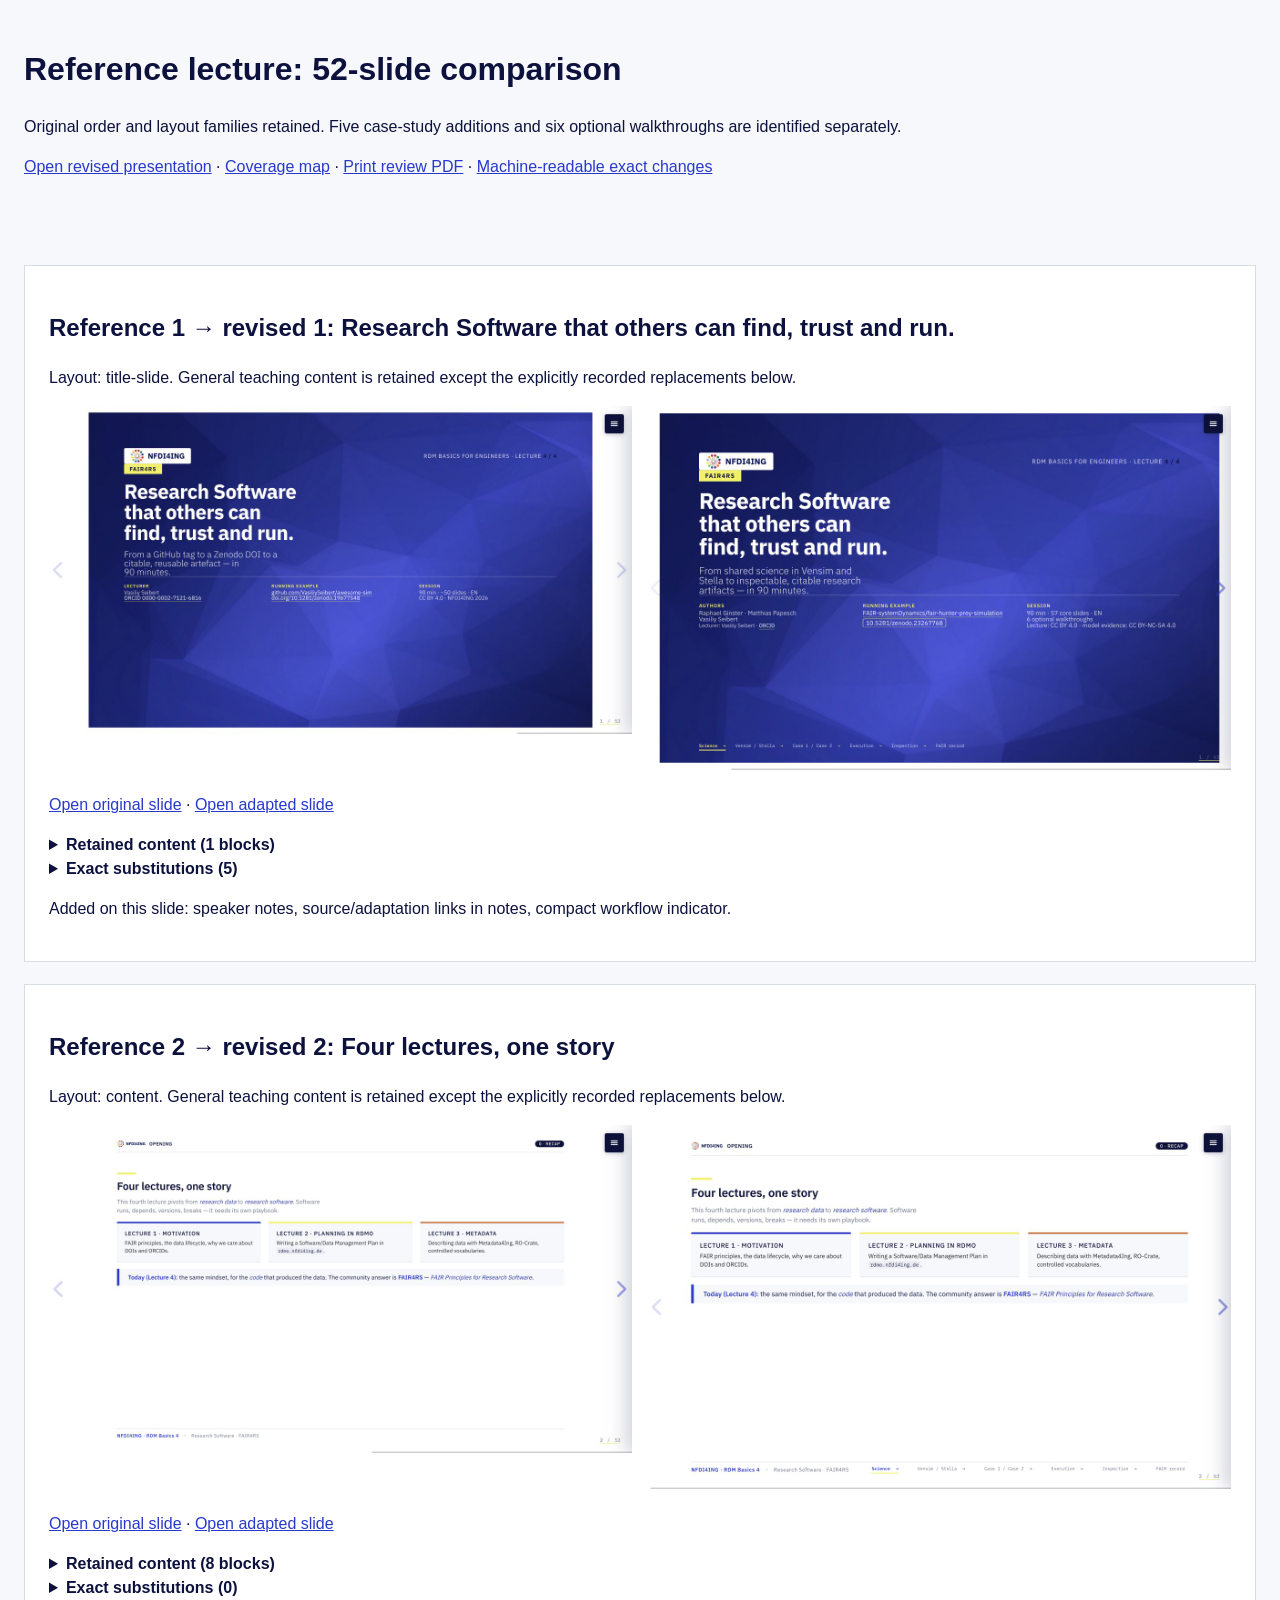
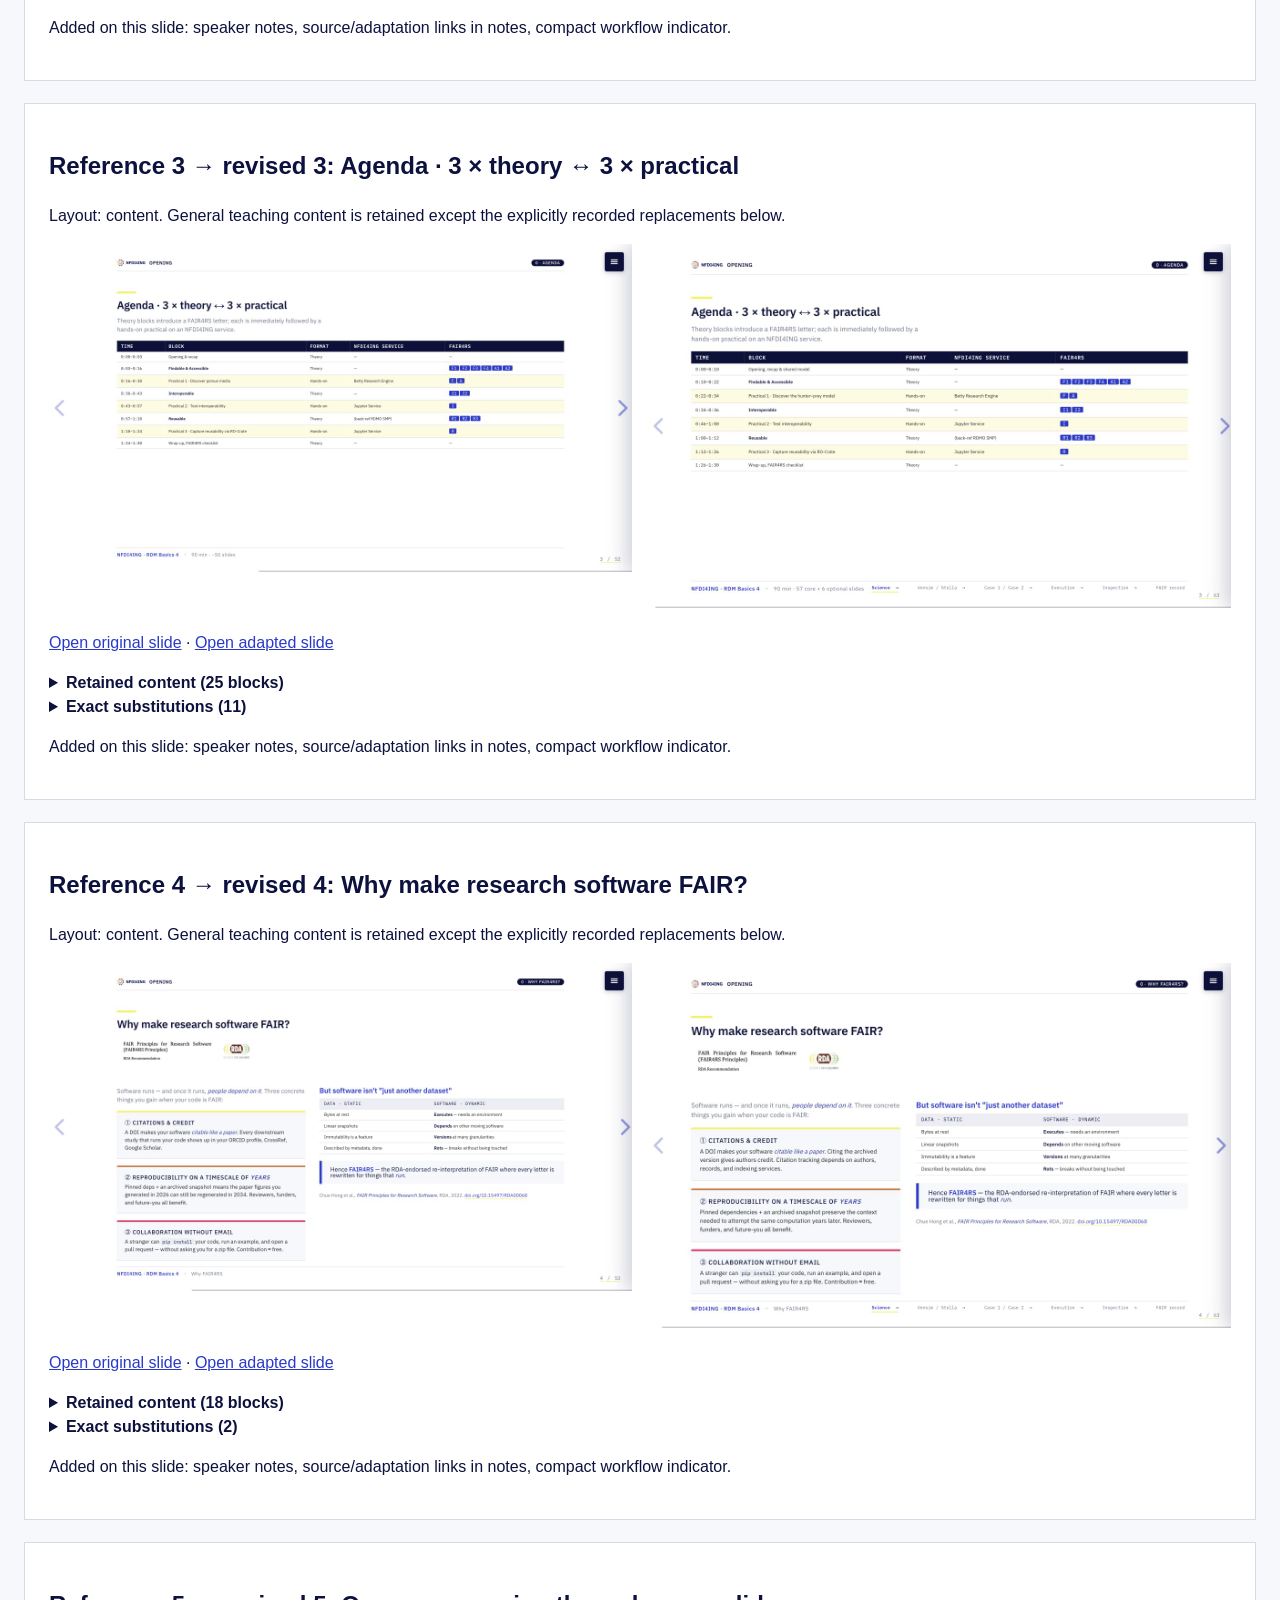
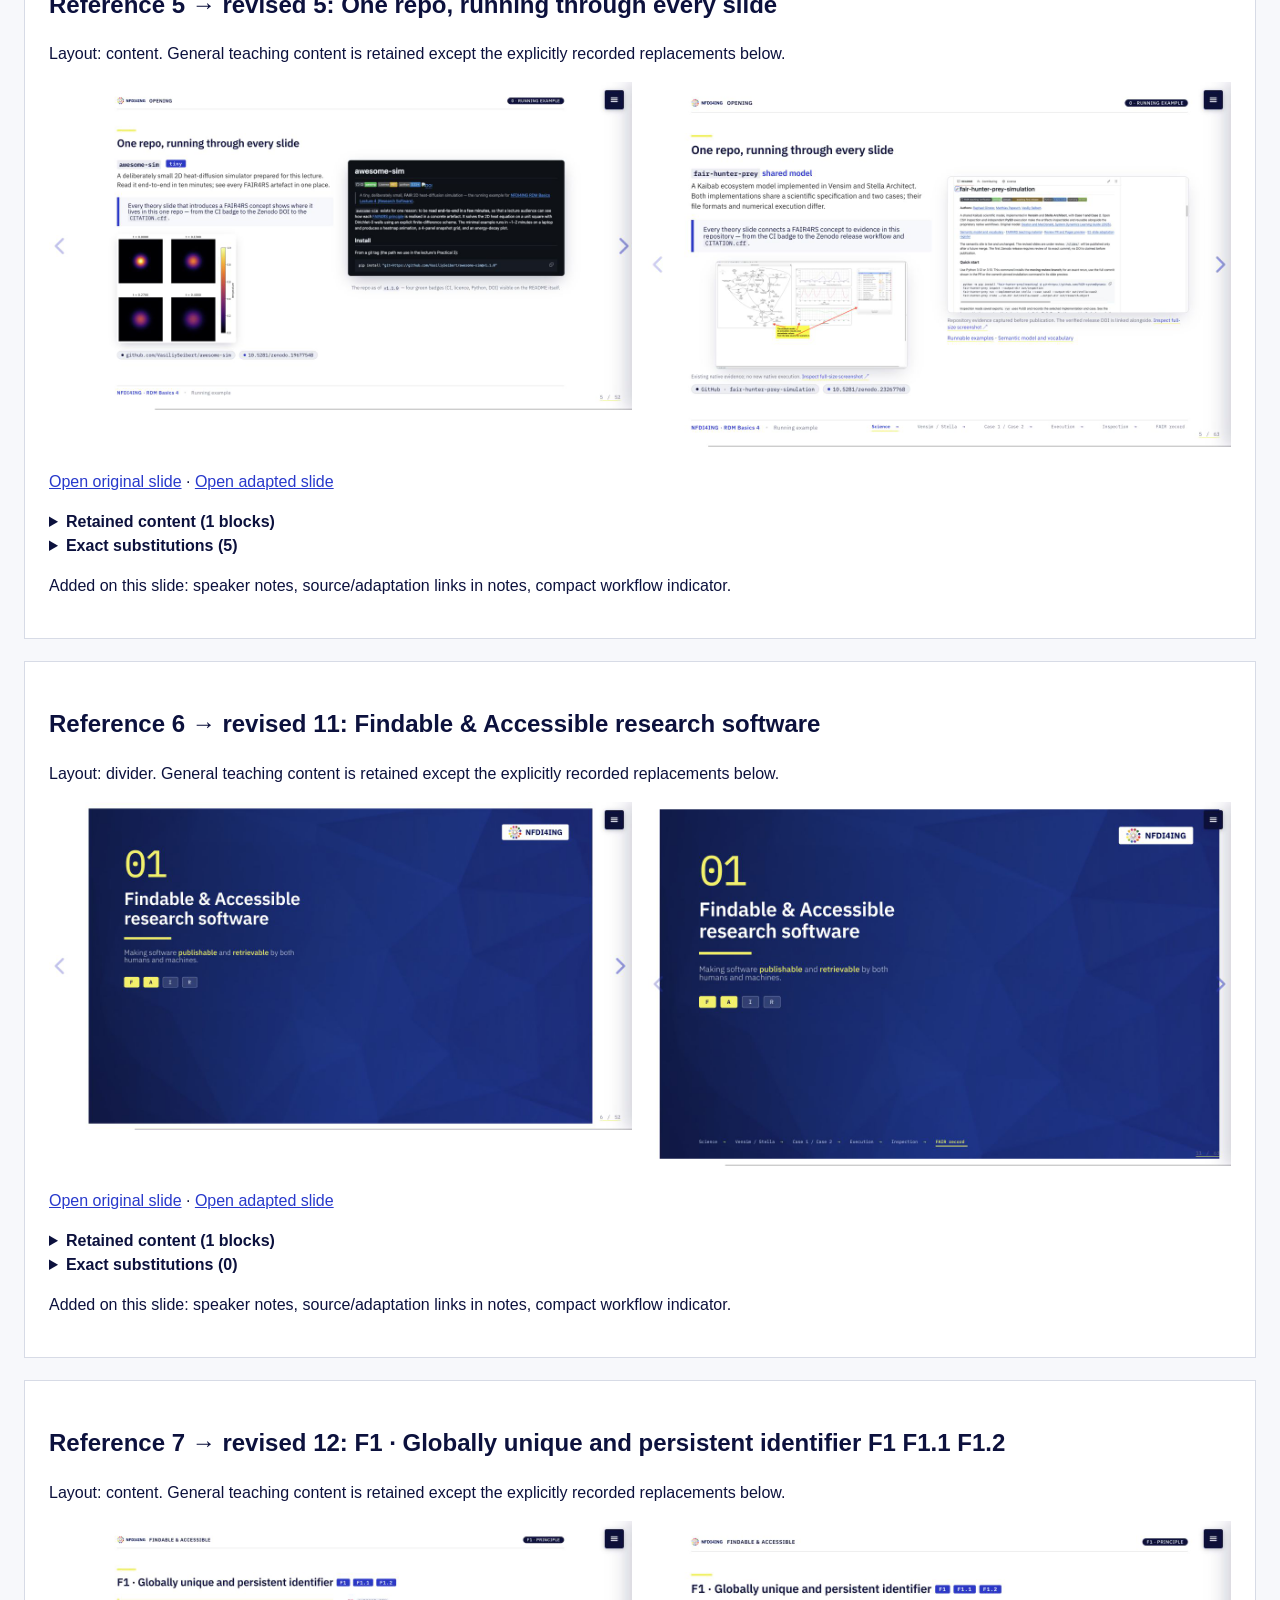
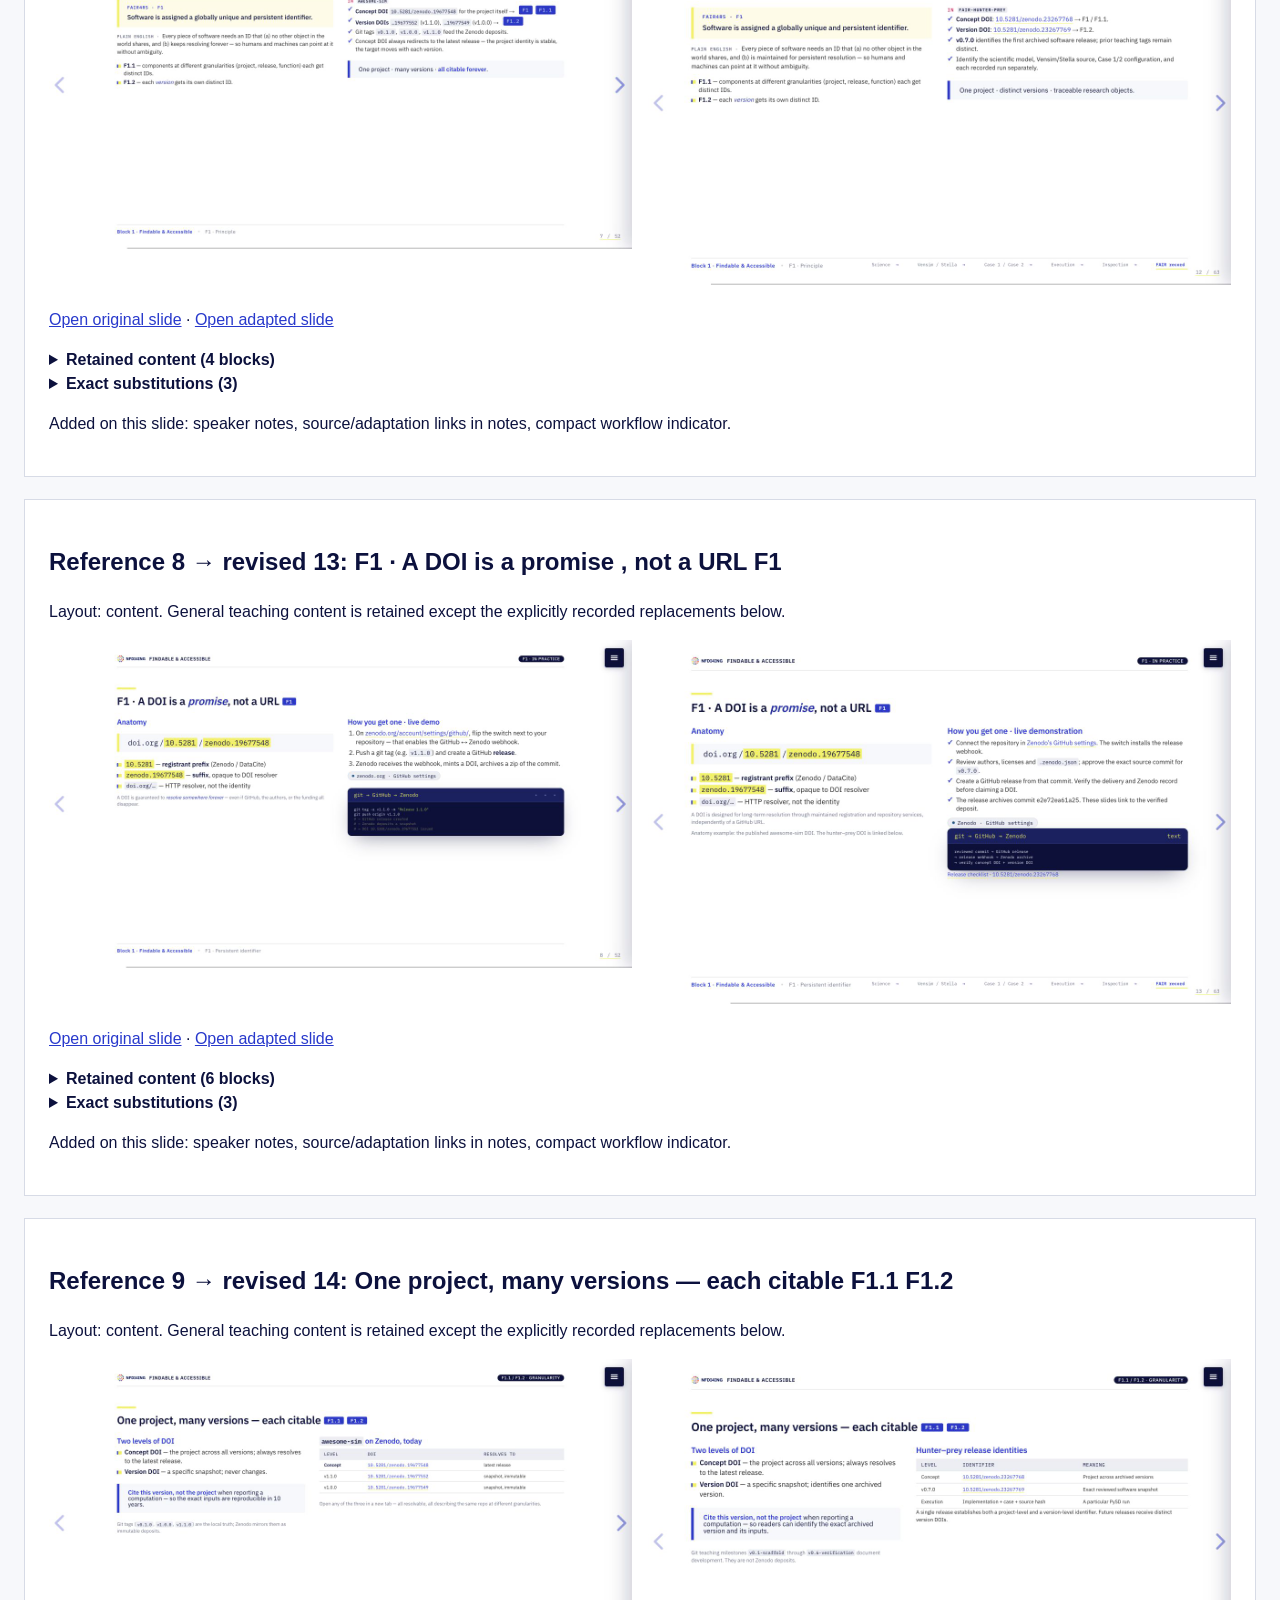
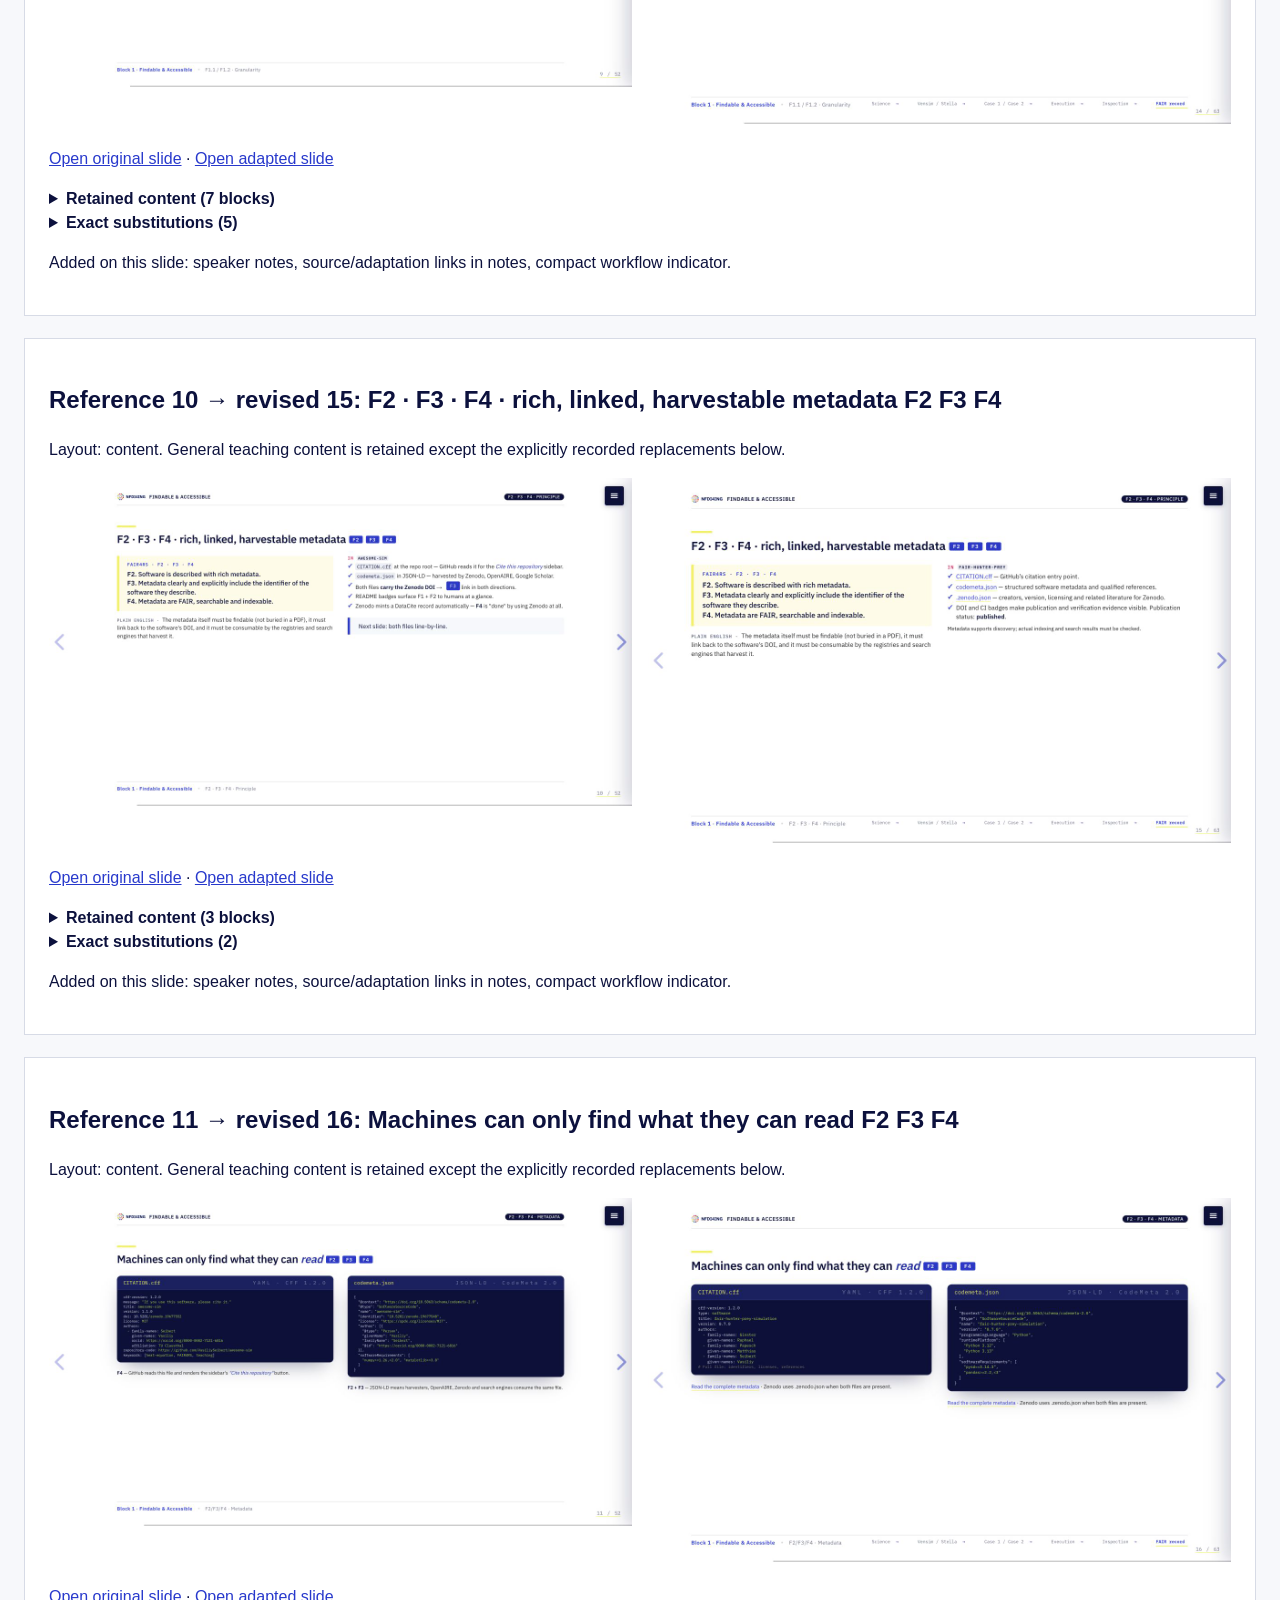
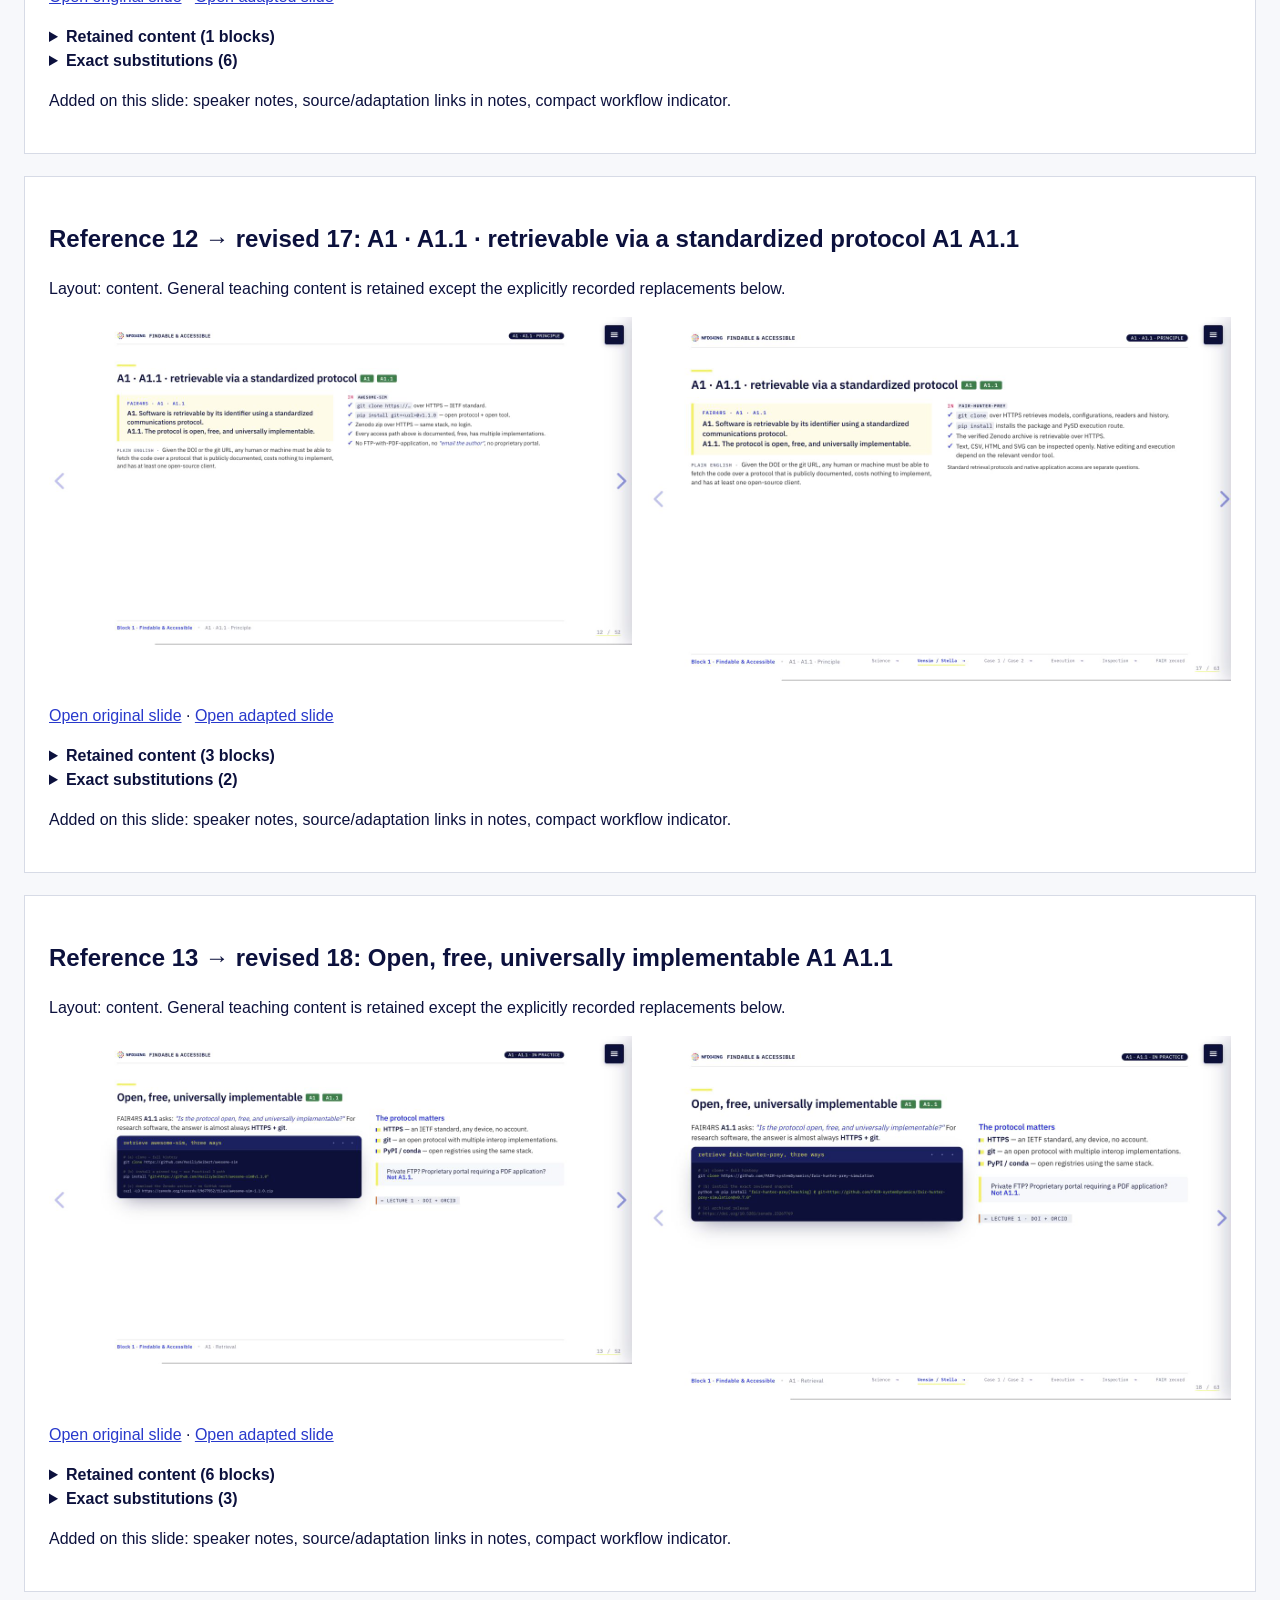
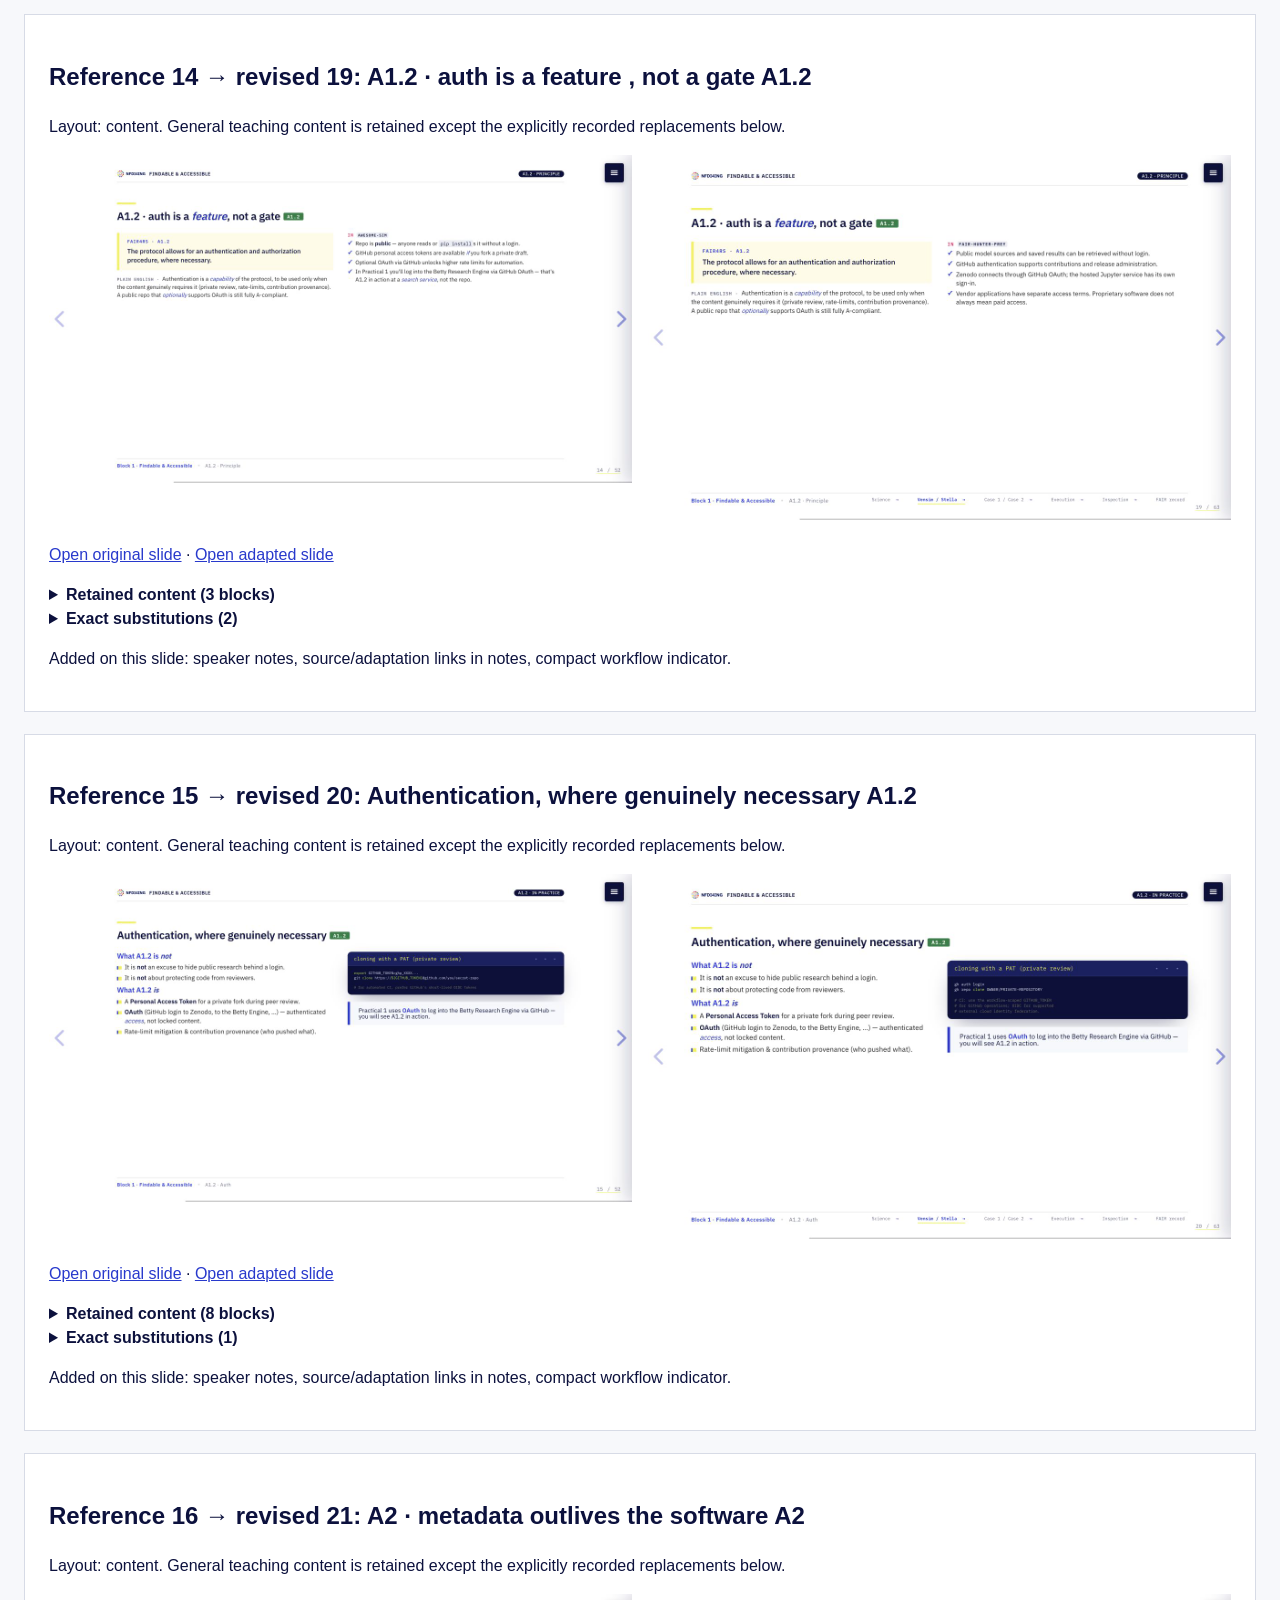
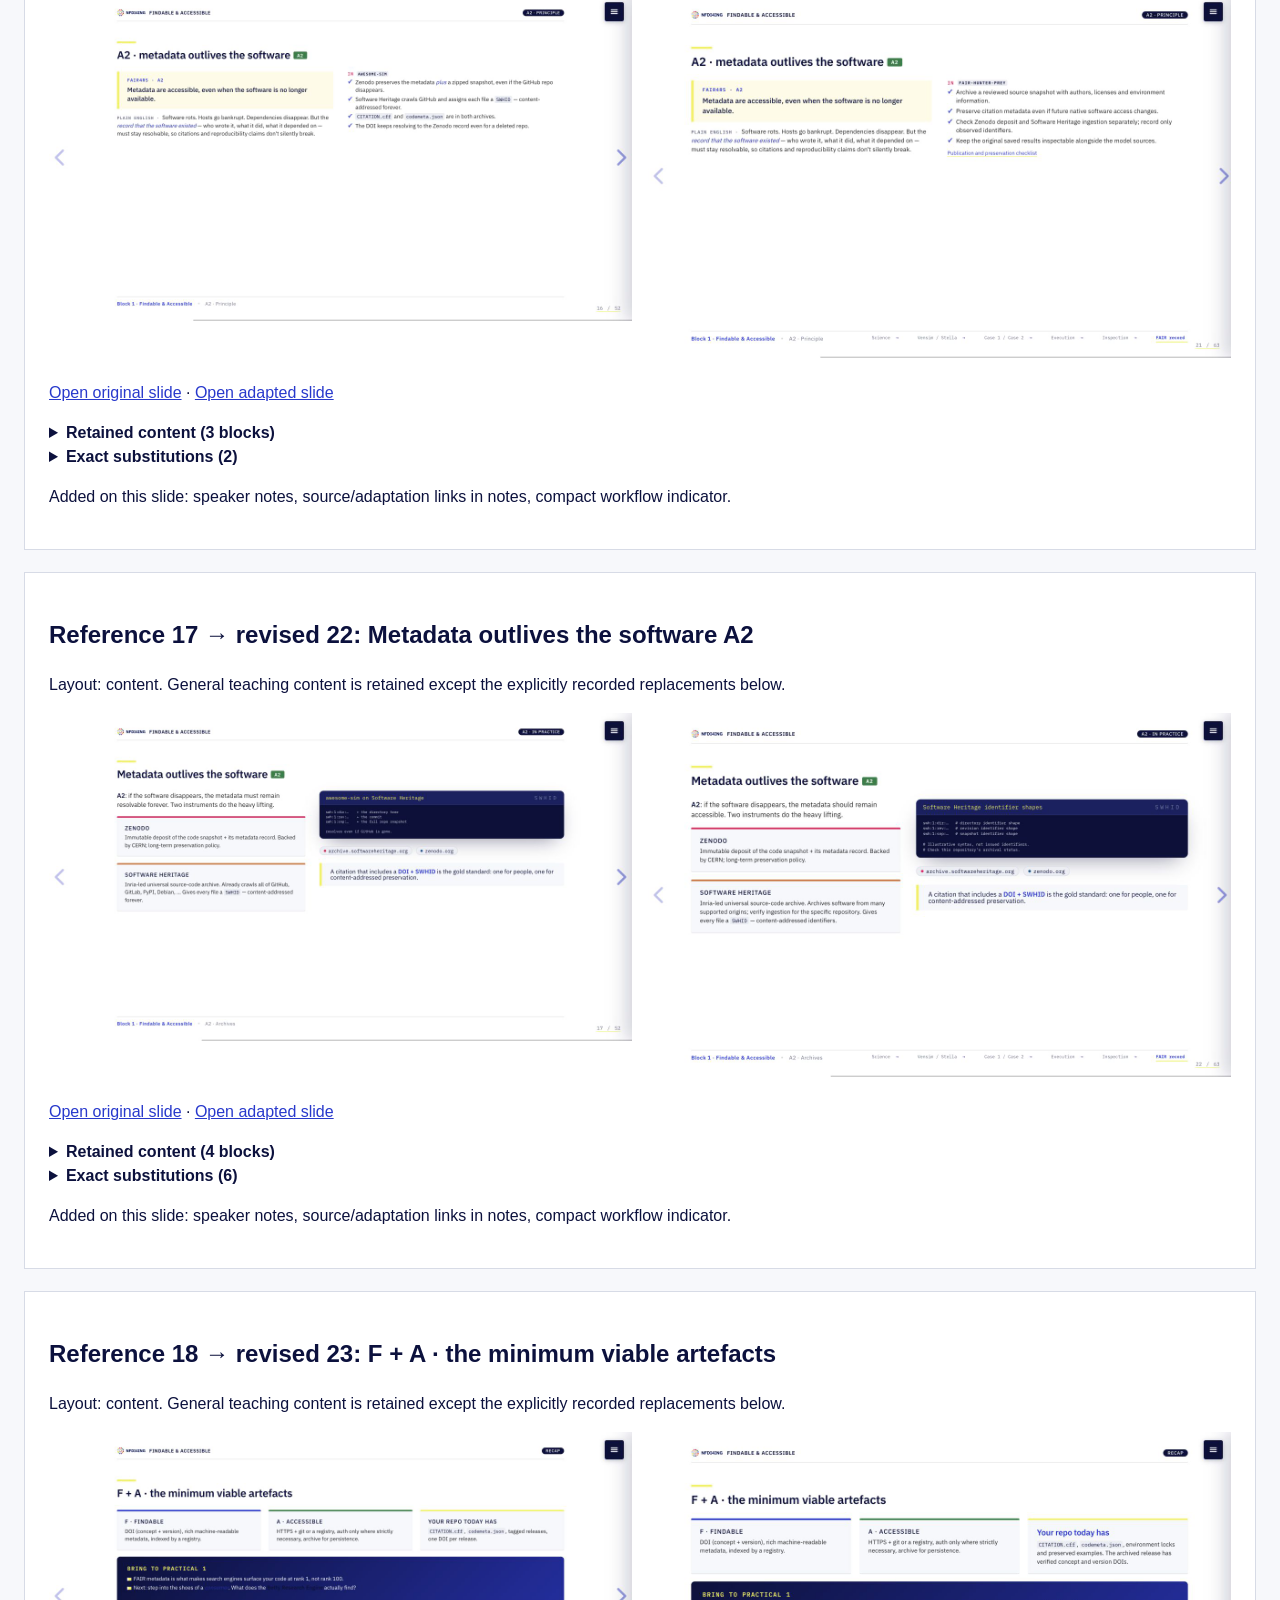
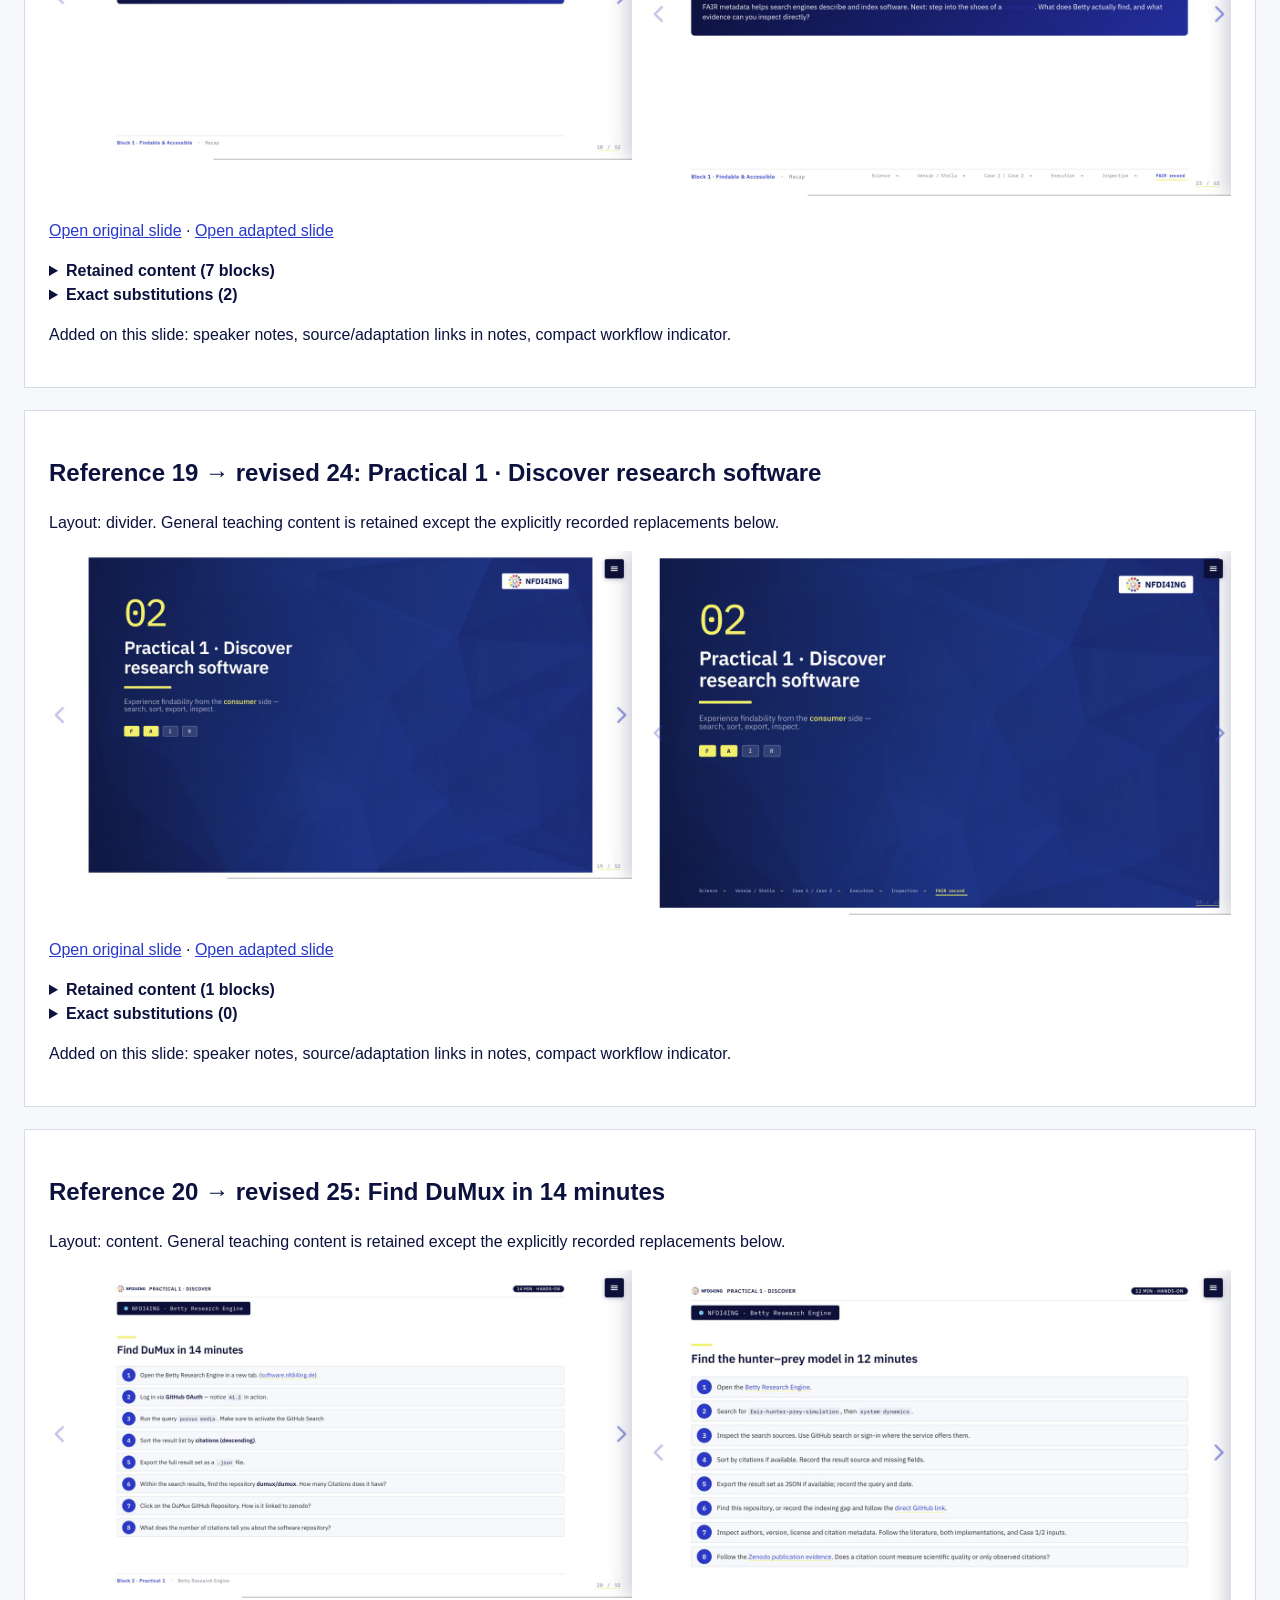
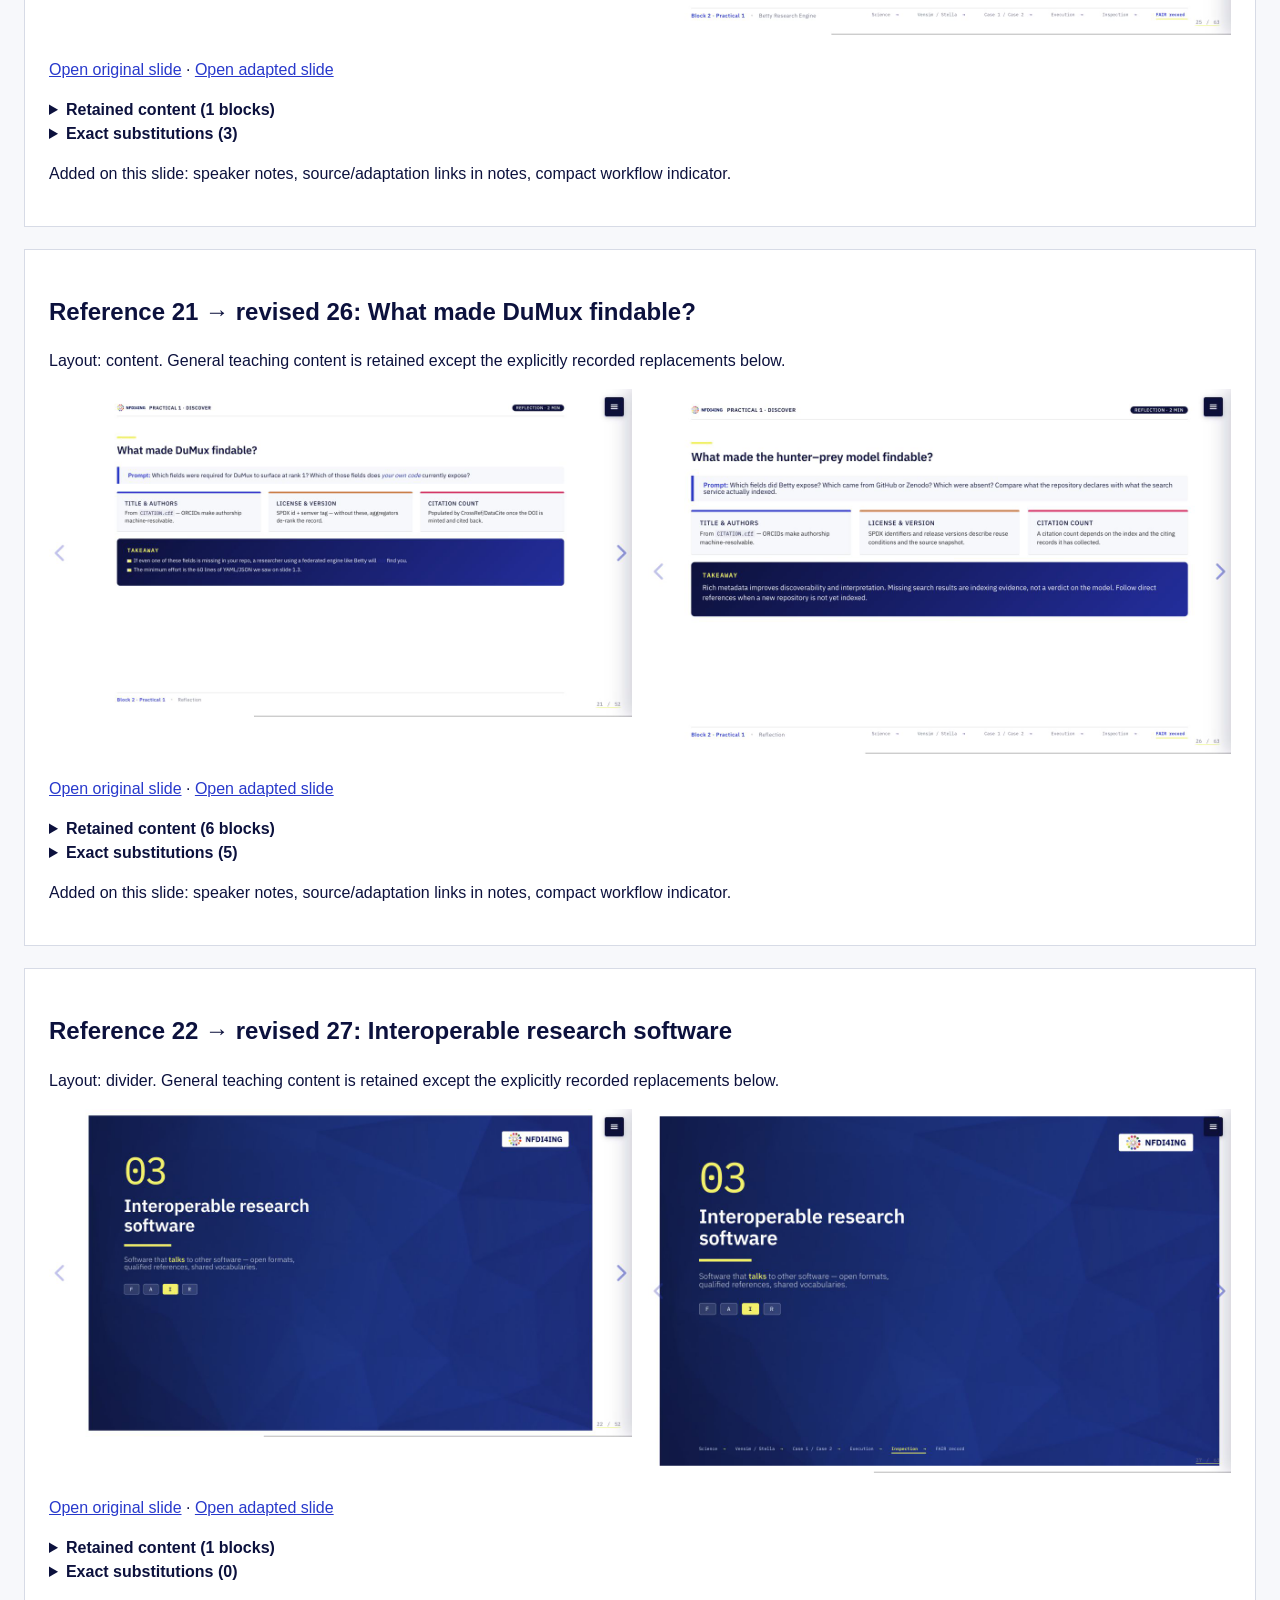
<file: docs/slides/comparison.html>
<!doctype html><html lang="en"><meta charset="utf-8"><meta name="viewport" content="width=device-width,initial-scale=1"><title>52-slide fidelity comparison</title><style>body{font:16px/1.5 Arial,sans-serif;margin:0;background:#f7f8fb;color:#0c113d}header,main{max-width:1500px;margin:auto;padding:24px}a{color:#2839cc}section{background:white;margin:22px 0;padding:24px;border:1px solid #d7dbe6}iframe{width:100%;aspect-ratio:1.6;border:1px solid #ddd}.pair{display:grid;grid-template-columns:1fr 1fr;gap:16px}pre{white-space:pre-wrap;overflow-wrap:anywhere;background:#f4f5f9;padding:12px;font-size:13px}summary{cursor:pointer;font-weight:bold}.change{border-left:3px solid #2839cc;padding-left:16px;margin:18px 0}.shots img{width:100%}@media(max-width:850px){.pair{grid-template-columns:1fr}}</style><header><h1>Reference lecture: 52-slide comparison</h1><p>Original order and layout families retained. Five case-study additions and six optional walkthroughs are identified separately.</p><p><a href="index.html">Open revised presentation</a> · <a href="coverage.md">Coverage map</a> · <a href="handout.pdf">Print review PDF</a> · <a href="coverage.json">Machine-readable exact changes</a></p></header><main>
<section id="reference-1"><h2>Reference 1 → revised 1: Research Software that others can find, trust and run.</h2><p>Layout: title-slide. General teaching content is retained except the explicitly recorded replacements below.</p><div class="pair shots"><a href="comparison/01-reference.jpg"><img loading="lazy" src="comparison/01-reference.jpg" alt="Reference slide 1"></a><a href="comparison/01-adapted.jpg"><img loading="lazy" src="comparison/01-adapted.jpg" alt="Revised slide 1"></a></div><p><a href="reference.html#/0">Open original slide</a> · <a href="index.html#/title">Open adapted slide</a></p>
<details><summary>Retained content (1 blocks)</summary><ul class="check"><li>Research Software that others can find, trust and run.</li></ul></details>
<details><summary>Exact substitutions (5)</summary>
<div class="change"><h3>case-study adaptation</h3><p>Adapt the repository-specific example.</p><p><code>text</code></p><div class="pair"><pre>awesome-sim</pre><pre>fair-hunter-prey</pre></div></div>
<div class="change"><h3>case-study adaptation</h3><p>Adapt the repository-specific example.</p><p><code>text</code></p><div class="pair"><pre>github.com/VasiliySeibert/fair-hunter-prey</pre><pre>github.com/FAIR-systemDynamics/fair-hunter-prey-simulation</pre></div></div>
<div class="change"><h3>case-study adaptation</h3><p>Update the repository destination.</p><p><code>a @href</code></p><div class="pair"><pre>https://github.com/VasiliySeibert/awesome-sim</pre><pre>https://github.com/FAIR-systemDynamics/fair-hunter-prey-simulation</pre></div></div>
<div class="change"><h3>case-study adaptation</h3><p>Replace heat-diffusion evidence with the verified hunter–prey counterpart.</p><p><code>.hero .subtitle [0]</code></p><div class="pair"><pre>From a GitHub tag to a Zenodo DOI to a citable, reusable artefact — in 90 minutes.</pre><pre>From shared science in Vensim and Stella to inspectable, citable research artifacts — in 90 minutes.</pre></div></div>
<div class="change"><h3>case-study adaptation</h3><p>Replace heat-diffusion evidence with the verified hunter–prey counterpart.</p><p><code>.meta [0]</code></p><div class="pair"><pre>
&lt;div&gt;
&lt;span class=&quot;label&quot;&gt;Lecturer&lt;/span&gt;
          Vasiliy Seibert&lt;br/&gt;
&lt;a href=&quot;https://orcid.org/0000-0002-7121-6816&quot;&gt;ORCID 0000-0002-7121-6816&lt;/a&gt;
&lt;/div&gt;
&lt;div&gt;
&lt;span class=&quot;label&quot;&gt;Running example&lt;/span&gt;
&lt;a href=&quot;https://github.com/FAIR-systemDynamics/fair-hunter-prey-simulation&quot;&gt;github.com/FAIR-systemDynamics/fair-hunter-prey-simulation&lt;/a&gt;&lt;br/&gt;
&lt;a href=&quot;https://doi.org/10.5281/zenodo.19677548&quot;&gt;doi.org/10.5281/zenodo.19677548&lt;/a&gt;
&lt;/div&gt;
&lt;div&gt;
&lt;span class=&quot;label&quot;&gt;Session&lt;/span&gt;
          90 min · ~50 slides · EN&lt;br/&gt;
          CC BY 4.0 · NFDI4ING 2026
        &lt;/div&gt;
</pre><pre>&lt;div&gt;&lt;span class=&quot;label&quot;&gt;Authors&lt;/span&gt;Raphael Ginster · Matthias Papesch&lt;br/&gt;Vasiliy Seibert&lt;br/&gt;&lt;span class=&quot;presenter&quot;&gt;Lecturer: Vasiliy Seibert · &lt;a href=&quot;https://orcid.org/0000-0002-7121-6816&quot;&gt;ORCID&lt;/a&gt;&lt;/span&gt;&lt;/div&gt;&lt;div&gt;&lt;span class=&quot;label&quot;&gt;Running example&lt;/span&gt;&lt;a href=&quot;https://github.com/FAIR-systemDynamics/fair-hunter-prey-simulation&quot;&gt;FAIR-systemDynamics/&lt;wbr/&gt;fair-hunter-prey-simulation&lt;/a&gt;&lt;br/&gt;&lt;a class=&quot;doi-status&quot; href=&quot;https://doi.org/10.5281/zenodo.23267768&quot;&gt;10.5281/zenodo.23267768&lt;/a&gt;&lt;/div&gt;&lt;div&gt;&lt;span class=&quot;label&quot;&gt;Session&lt;/span&gt;90 min · 57 core slides · EN&lt;br/&gt;6 optional walkthroughs&lt;br/&gt;Lecture: CC BY 4.0 · model evidence: CC BY-NC-SA 4.0&lt;/div&gt;</pre></div></div>
</details><p>Added on this slide: speaker notes, source/adaptation links in notes, compact workflow indicator.</p></section>
<section id="reference-2"><h2>Reference 2 → revised 2: Four lectures, one story</h2><p>Layout: content. General teaching content is retained except the explicitly recorded replacements below.</p><div class="pair shots"><a href="comparison/02-reference.jpg"><img loading="lazy" src="comparison/02-reference.jpg" alt="Reference slide 2"></a><a href="comparison/02-adapted.jpg"><img loading="lazy" src="comparison/02-adapted.jpg" alt="Revised slide 2"></a></div><p><a href="reference.html#/1">Open original slide</a> · <a href="index.html#/recap">Open adapted slide</a></p>
<details><summary>Retained content (8 blocks)</summary><ul class="check"><li>Four lectures, one story</li><li>This fourth lecture pivots from research data to research software . Software runs, depends, versions, breaks — it needs its own playbook.</li><li>Lecture 1 · Motivation</li><li>FAIR principles, the data lifecycle, why we care about DOIs and ORCIDs.</li><li>Lecture 2 · Planning in RDMO</li><li>Writing a Software/Data Management Plan in rdmo.nfdi4ing.de .</li><li>Lecture 3 · Metadata</li><li>Describing data with Metadata4Ing, RO-Crate, controlled vocabularies.</li></ul></details>
<details><summary>Exact substitutions (0)</summary>
</details><p>Added on this slide: speaker notes, source/adaptation links in notes, compact workflow indicator.</p></section>
<section id="reference-3"><h2>Reference 3 → revised 3: Agenda · 3 × theory ↔ 3 × practical</h2><p>Layout: content. General teaching content is retained except the explicitly recorded replacements below.</p><div class="pair shots"><a href="comparison/03-reference.jpg"><img loading="lazy" src="comparison/03-reference.jpg" alt="Reference slide 3"></a><a href="comparison/03-adapted.jpg"><img loading="lazy" src="comparison/03-adapted.jpg" alt="Revised slide 3"></a></div><p><a href="reference.html#/2">Open original slide</a> · <a href="index.html#/agenda">Open adapted slide</a></p>
<details><summary>Retained content (25 blocks)</summary><ul class="check"><li>Agenda · 3 × theory ↔ 3 × practical</li><li>Theory blocks introduce a FAIR4RS letter; each is immediately followed by a hands-on practical on an NFDI4ING service.</li><li>Time</li><li>Block</li><li>Format</li><li>NFDI4ING service</li><li>FAIR4RS</li><li>Theory</li><li>—</li><li>Findable &amp; Accessible</li><li>F1 F2 F3 F4 A1 A2</li><li>Hands-on</li><li>Betty Research Engine</li><li>F A</li><li>Interoperable</li><li>I1 I2</li><li>Practical 2 · Test interoperability</li><li>Jupyter Service</li><li>I</li><li>Reusable</li><li>(back-ref RDMO SMP)</li><li>R1 R2 R3</li><li>Practical 3 · Capture reusability via RO-Crate</li><li>R</li><li>Wrap-up, FAIR4RS checklist</li></ul></details>
<details><summary>Exact substitutions (11)</summary>
<div class="change"><h3>operational update</h3><p>Allow ten minutes for the five added case-study slides while keeping a 90-minute session.</p><p><code>agenda time</code></p><div class="pair"><pre>0:00–0:03</pre><pre>0:00–0:10</pre></div></div>
<div class="change"><h3>operational update</h3><p>Allow ten minutes for the five added case-study slides while keeping a 90-minute session.</p><p><code>agenda time</code></p><div class="pair"><pre>0:03–0:16</pre><pre>0:10–0:22</pre></div></div>
<div class="change"><h3>operational update</h3><p>Allow ten minutes for the five added case-study slides while keeping a 90-minute session.</p><p><code>agenda time</code></p><div class="pair"><pre>0:16–0:30</pre><pre>0:22–0:34</pre></div></div>
<div class="change"><h3>operational update</h3><p>Allow ten minutes for the five added case-study slides while keeping a 90-minute session.</p><p><code>agenda time</code></p><div class="pair"><pre>0:30–0:43</pre><pre>0:34–0:46</pre></div></div>
<div class="change"><h3>operational update</h3><p>Allow ten minutes for the five added case-study slides while keeping a 90-minute session.</p><p><code>agenda time</code></p><div class="pair"><pre>0:43–0:57</pre><pre>0:46–1:00</pre></div></div>
<div class="change"><h3>operational update</h3><p>Allow ten minutes for the five added case-study slides while keeping a 90-minute session.</p><p><code>agenda time</code></p><div class="pair"><pre>0:57–1:10</pre><pre>1:00–1:12</pre></div></div>
<div class="change"><h3>operational update</h3><p>Allow ten minutes for the five added case-study slides while keeping a 90-minute session.</p><p><code>agenda time</code></p><div class="pair"><pre>1:10–1:24</pre><pre>1:12–1:26</pre></div></div>
<div class="change"><h3>operational update</h3><p>Allow ten minutes for the five added case-study slides while keeping a 90-minute session.</p><p><code>agenda time</code></p><div class="pair"><pre>1:24–1:30</pre><pre>1:26–1:30</pre></div></div>
<div class="change"><h3>case-study adaptation</h3><p>Adapt the repository-specific example.</p><p><code>text</code></p><div class="pair"><pre>Opening &amp; recap</pre><pre>Opening, recap &amp; shared model</pre></div></div>
<div class="change"><h3>case-study adaptation</h3><p>Adapt the repository-specific example.</p><p><code>text</code></p><div class="pair"><pre>Discover porous media</pre><pre>Discover the hunter–prey model</pre></div></div>
<div class="change"><h3>operational update</h3><p>Adapt the repository-specific example.</p><p><code>text</code></p><div class="pair"><pre>90 min · ~50 slides</pre><pre>90 min · 57 core + 6 optional slides</pre></div></div>
</details><p>Added on this slide: speaker notes, source/adaptation links in notes, compact workflow indicator.</p></section>
<section id="reference-4"><h2>Reference 4 → revised 4: Why make research software FAIR?</h2><p>Layout: content. General teaching content is retained except the explicitly recorded replacements below.</p><div class="pair shots"><a href="comparison/04-reference.jpg"><img loading="lazy" src="comparison/04-reference.jpg" alt="Reference slide 4"></a><a href="comparison/04-adapted.jpg"><img loading="lazy" src="comparison/04-adapted.jpg" alt="Revised slide 4"></a></div><p><a href="reference.html#/3">Open original slide</a> · <a href="index.html#/why-fair">Open adapted slide</a></p>
<details><summary>Retained content (18 blocks)</summary><ul class="check"><li>Why make research software FAIR?</li><li>Software runs — and once it runs, people depend on it . Three concrete things you gain when your code is FAIR:</li><li>① Citations &amp; credit</li><li>② Reproducibility on a timescale of years</li><li>③ Collaboration without email</li><li>A stranger can pip install your code, run an example, and open a pull request — without asking you for a zip file. Contribution ≈ free.</li><li>But software isn&#x27;t &quot;just another dataset&quot;</li><li>Data · static</li><li>Software · dynamic</li><li>Bytes at rest</li><li>Executes — needs an environment</li><li>Linear snapshots</li><li>Depends on other moving software</li><li>Immutability is a feature</li><li>Versions at many granularities</li><li>Described by metadata, done</li><li>Rots — breaks without being touched</li><li>Chue Hong et al., FAIR Principles for Research Software , RDA, 2022. doi.org/10.15497/RDA00068</li></ul></details>
<details><summary>Exact substitutions (2)</summary>
<div class="change"><h3>verified factual correction</h3><p>A DOI enables citation; it does not automatically report every use or populate every index.</p><p><code>text</code></p><div class="pair"><pre>Every downstream study that runs your code shows up in your ORCID profile, CrossRef, Google Scholar.</pre><pre>Citing the archived version gives authors credit. Citation tracking depends on authors, records, and indexing services.</pre></div></div>
<div class="change"><h3>verified factual correction</h3><p>Preservation improves future reproducibility without guaranteeing future execution.</p><p><code>text</code></p><div class="pair"><pre>Pinned deps + an archived snapshot means the paper figures you generated in 2026 can still be regenerated in 2034.</pre><pre>Pinned dependencies + an archived snapshot preserve the context needed to attempt the same computation years later.</pre></div></div>
</details><p>Added on this slide: speaker notes, source/adaptation links in notes, compact workflow indicator.</p></section>
<section id="reference-5"><h2>Reference 5 → revised 5: One repo, running through every slide</h2><p>Layout: content. General teaching content is retained except the explicitly recorded replacements below.</p><div class="pair shots"><a href="comparison/05-reference.jpg"><img loading="lazy" src="comparison/05-reference.jpg" alt="Reference slide 5"></a><a href="comparison/05-adapted.jpg"><img loading="lazy" src="comparison/05-adapted.jpg" alt="Revised slide 5"></a></div><p><a href="reference.html#/4">Open original slide</a> · <a href="index.html#/running-example">Open adapted slide</a></p>
<details><summary>Retained content (1 blocks)</summary><ul class="check"><li>One repo, running through every slide</li></ul></details>
<details><summary>Exact substitutions (5)</summary>
<div class="change"><h3>case-study adaptation</h3><p>Adapt the repository-specific example.</p><p><code>text</code></p><div class="pair"><pre>awesome-sim</pre><pre>fair-hunter-prey</pre></div></div>
<div class="change"><h3>case-study adaptation</h3><p>Adapt the repository-specific example.</p><p><code>text</code></p><div class="pair"><pre>github.com/VasiliySeibert/fair-hunter-prey</pre><pre>github.com/FAIR-systemDynamics/fair-hunter-prey-simulation</pre></div></div>
<div class="change"><h3>case-study adaptation</h3><p>Update the repository destination.</p><p><code>a @href</code></p><div class="pair"><pre>https://github.com/VasiliySeibert/awesome-sim</pre><pre>https://github.com/FAIR-systemDynamics/fair-hunter-prey-simulation</pre></div></div>
<div class="change"><h3>case-study adaptation</h3><p>Replace heat-diffusion evidence with the verified hunter–prey counterpart.</p><p><code>.two-col &gt; .col [0]</code></p><div class="pair"><pre>
&lt;h3&gt;&lt;code&gt;fair-hunter-prey&lt;/code&gt; &lt;span class=&quot;fair-pill F&quot;&gt;tiny&lt;/span&gt;&lt;/h3&gt;
&lt;p&gt;A deliberately small 2D heat-diffusion simulator prepared for this lecture. Read it end-to-end in ten minutes; see every FAIR4RS artefact in one place.&lt;/p&gt;
&lt;div class=&quot;callout blue&quot;&gt;
            Every theory slide that introduces a FAIR4RS concept shows where it lives in this one repo — from the CI badge to the Zenodo DOI to the &lt;code&gt;CITATION.cff&lt;/code&gt;.
          &lt;/div&gt;
&lt;img alt=&quot;Heat diffusion snapshots — the awesome-sim hero image.&quot; class=&quot;hero-img&quot; src=&quot;assets/img/heat-hero.png&quot; style=&quot;max-width:55%;display:block;margin-top:14px;&quot;/&gt;
&lt;div class=&quot;tags mt&quot;&gt;
&lt;a class=&quot;chip-link gh&quot; href=&quot;https://github.com/FAIR-systemDynamics/fair-hunter-prey-simulation&quot;&gt;github.com/FAIR-systemDynamics/fair-hunter-prey-simulation&lt;/a&gt;
&lt;a class=&quot;chip-link doi&quot; href=&quot;https://doi.org/10.5281/zenodo.19677548&quot;&gt;10.5281/zenodo.19677548&lt;/a&gt;
&lt;/div&gt;
</pre><pre>&lt;h3&gt;&lt;code&gt;fair-hunter-prey&lt;/code&gt; &lt;span class=&quot;tag&quot;&gt;shared model&lt;/span&gt;&lt;/h3&gt;&lt;p&gt;A Kaibab ecosystem model implemented in Vensim and Stella Architect. Both implementations share a scientific specification and two cases; their file formats and numerical execution differ.&lt;/p&gt;&lt;div class=&quot;callout blue&quot;&gt;Every theory slide connects a FAIR4RS concept to evidence in this repository — from the CI badge to the Zenodo release workflow and &lt;code&gt;CITATION.cff&lt;/code&gt;.&lt;/div&gt;&lt;figure class=&quot;evidence&quot;&gt;&lt;a href=&quot;assets/evidence/stella-case2.jpg&quot;&gt;&lt;img alt=&quot;Existing Stella Architect model screenshot&quot; loading=&quot;eager&quot; src=&quot;assets/evidence/stella-case2.jpg&quot;/&gt;&lt;/a&gt;&lt;figcaption&gt;Existing native evidence; no new native execution. &lt;a href=&quot;assets/evidence/stella-case2.jpg&quot;&gt;Inspect full-size screenshot ↗&lt;/a&gt;&lt;/figcaption&gt;&lt;/figure&gt;&lt;div class=&quot;links&quot;&gt;&lt;a class=&quot;chip-link gh&quot; href=&quot;https://github.com/FAIR-systemDynamics/fair-hunter-prey-simulation&quot;&gt;GitHub · fair-hunter-prey-simulation&lt;/a&gt; &lt;a class=&quot;chip-link doi&quot; href=&quot;https://doi.org/10.5281/zenodo.23267768&quot;&gt;10.5281/zenodo.23267768&lt;/a&gt;&lt;/div&gt;</pre></div></div>
<div class="change"><h3>case-study adaptation</h3><p>Replace heat-diffusion evidence with the verified hunter–prey counterpart.</p><p><code>.two-col &gt; .col [1]</code></p><div class="pair"><pre>
&lt;img alt=&quot;Screenshot of the awesome-sim README on GitHub — CI passing, License MIT, Python 3.11+, DOI badges, and install instructions.&quot; src=&quot;assets/img/awesome-sim-readme.png&quot; style=&quot;width:100%;border-radius:8px;box-shadow:0 14px 40px -10px rgba(12,17,61,.35);border:1px solid var(--n4i-grey-200);&quot;/&gt;
&lt;p class=&quot;small muted center mt&quot;&gt;The repo as of &lt;code&gt;v1.1.0&lt;/code&gt; — four green badges (CI, licence, Python, DOI) visible on the README itself.&lt;/p&gt;
</pre><pre>&lt;figure class=&quot;evidence&quot;&gt;&lt;a href=&quot;assets/evidence/repository.jpg&quot;&gt;&lt;img alt=&quot;Hunter–prey repository with metadata and teaching entry points&quot; loading=&quot;eager&quot; src=&quot;assets/evidence/repository.jpg&quot;/&gt;&lt;/a&gt;&lt;figcaption&gt;Repository evidence captured before publication. The verified release DOI is linked alongside. &lt;a href=&quot;assets/evidence/repository.jpg&quot;&gt;Inspect full-size screenshot ↗&lt;/a&gt;&lt;/figcaption&gt;&lt;/figure&gt;&lt;p class=&quot;small&quot;&gt;&lt;a href=&quot;https://github.com/FAIR-systemDynamics/fair-hunter-prey-simulation/blob/__REVISION__/docs/fair/README.md&quot;&gt;Runnable examples&lt;/a&gt; · &lt;a href=&quot;https://fair-systemdynamics.github.io/fair-hunter-prey-simulation/&quot;&gt;Semantic model and vocabulary&lt;/a&gt;&lt;/p&gt;</pre></div></div>
</details><p>Added on this slide: speaker notes, source/adaptation links in notes, compact workflow indicator.</p></section>
<section id="reference-6"><h2>Reference 6 → revised 11: Findable &amp; Accessible research software</h2><p>Layout: divider. General teaching content is retained except the explicitly recorded replacements below.</p><div class="pair shots"><a href="comparison/06-reference.jpg"><img loading="lazy" src="comparison/06-reference.jpg" alt="Reference slide 6"></a><a href="comparison/06-adapted.jpg"><img loading="lazy" src="comparison/06-adapted.jpg" alt="Revised slide 11"></a></div><p><a href="reference.html#/5">Open original slide</a> · <a href="index.html#/findable-accessible">Open adapted slide</a></p>
<details><summary>Retained content (1 blocks)</summary><ul class="check"><li>Findable &amp; Accessible research software</li></ul></details>
<details><summary>Exact substitutions (0)</summary>
</details><p>Added on this slide: speaker notes, source/adaptation links in notes, compact workflow indicator.</p></section>
<section id="reference-7"><h2>Reference 7 → revised 12: F1 · Globally unique and persistent identifier F1 F1.1 F1.2</h2><p>Layout: content. General teaching content is retained except the explicitly recorded replacements below.</p><div class="pair shots"><a href="comparison/07-reference.jpg"><img loading="lazy" src="comparison/07-reference.jpg" alt="Reference slide 7"></a><a href="comparison/07-adapted.jpg"><img loading="lazy" src="comparison/07-adapted.jpg" alt="Revised slide 12"></a></div><p><a href="reference.html#/6">Open original slide</a> · <a href="index.html#/f1">Open adapted slide</a></p>
<details><summary>Retained content (4 blocks)</summary><ul class="check"><li>F1 · Globally unique and persistent identifier F1 F1.1 F1.2</li><li>Software is assigned a globally unique and persistent identifier.</li><li>F1.1 — components at different granularities (project, release, function) each get distinct IDs.</li><li>F1.2 — each version gets its own distinct ID.</li></ul></details>
<details><summary>Exact substitutions (3)</summary>
<div class="change"><h3>case-study adaptation</h3><p>Adapt the repository-specific example.</p><p><code>text</code></p><div class="pair"><pre>awesome-sim</pre><pre>fair-hunter-prey</pre></div></div>
<div class="change"><h3>verified factual correction</h3><p>Persistence is a stewardship commitment, not a guarantee of eternal availability.</p><p><code>text</code></p><div class="pair"><pre>keeps resolving forever</pre><pre>is maintained for persistent resolution</pre></div></div>
<div class="change"><h3>case-study adaptation</h3><p>Preserve the theory column and adapt the worked example.</p><p><code>.two-col &gt; .col [1]</code></p><div class="pair"><pre>
&lt;div class=&quot;mapping-title&quot;&gt;In &lt;code&gt;fair-hunter-prey&lt;/code&gt;&lt;/div&gt;
&lt;ul class=&quot;check&quot;&gt;
&lt;li&gt;&lt;strong&gt;Concept DOI&lt;/strong&gt; &lt;code&gt;10.5281/zenodo.19677548&lt;/code&gt; for the project itself → &lt;span class=&quot;fair-pill F&quot;&gt;F1&lt;/span&gt;&lt;span class=&quot;fair-pill F&quot;&gt;F1.1&lt;/span&gt;&lt;/li&gt;
&lt;li&gt;&lt;strong&gt;Version DOIs&lt;/strong&gt; &lt;code&gt;…19677552&lt;/code&gt; (v1.1.0), &lt;code&gt;…19677549&lt;/code&gt; (v1.0.0) → &lt;span class=&quot;fair-pill F&quot;&gt;F1.2&lt;/span&gt;&lt;/li&gt;
&lt;li&gt;Git tags &lt;code&gt;v0.1.0&lt;/code&gt;, &lt;code&gt;v1.0.0&lt;/code&gt;, &lt;code&gt;v1.1.0&lt;/code&gt; feed the Zenodo deposits.&lt;/li&gt;
&lt;li&gt;Concept DOI always redirects to the latest release — the project identity is stable, the target moves with each version.&lt;/li&gt;
&lt;/ul&gt;
&lt;div class=&quot;callout blue&quot;&gt;One project · many versions · &lt;strong&gt;all citable forever&lt;/strong&gt;.&lt;/div&gt;
</pre><pre>&lt;div class=&quot;mapping-title&quot;&gt;In &lt;code&gt;fair-hunter-prey&lt;/code&gt;&lt;/div&gt;&lt;ul class=&quot;check&quot;&gt;&lt;li&gt;&lt;strong&gt;Concept DOI&lt;/strong&gt;: &lt;a href=&quot;https://doi.org/10.5281/zenodo.23267768&quot;&gt;10.5281/zenodo.23267768&lt;/a&gt; → F1 / F1.1.&lt;/li&gt;&lt;li&gt;&lt;strong&gt;Version DOI&lt;/strong&gt;: &lt;a href=&quot;https://doi.org/10.5281/zenodo.23267769&quot;&gt;10.5281/zenodo.23267769&lt;/a&gt; → F1.2.&lt;/li&gt;&lt;li&gt;&lt;strong&gt;v0.7.0&lt;/strong&gt; identifies the first archived software release; prior teaching tags remain distinct.&lt;/li&gt;&lt;li&gt;Identify the scientific model, Vensim/Stella source, Case 1/2 configuration, and each recorded run separately.&lt;/li&gt;&lt;/ul&gt;&lt;div class=&quot;callout blue&quot;&gt;One project · distinct versions · traceable research objects.&lt;/div&gt;</pre></div></div>
</details><p>Added on this slide: speaker notes, source/adaptation links in notes, compact workflow indicator.</p></section>
<section id="reference-8"><h2>Reference 8 → revised 13: F1 · A DOI is a promise , not a URL F1</h2><p>Layout: content. General teaching content is retained except the explicitly recorded replacements below.</p><div class="pair shots"><a href="comparison/08-reference.jpg"><img loading="lazy" src="comparison/08-reference.jpg" alt="Reference slide 8"></a><a href="comparison/08-adapted.jpg"><img loading="lazy" src="comparison/08-adapted.jpg" alt="Revised slide 13"></a></div><p><a href="reference.html#/7">Open original slide</a> · <a href="index.html#/zenodo-webhook">Open adapted slide</a></p>
<details><summary>Retained content (6 blocks)</summary><ul class="check"><li>F1 · A DOI is a promise , not a URL F1</li><li>Anatomy</li><li>10.5281 — registrant prefix (Zenodo / DataCite)</li><li>zenodo.19677548 — suffix , opaque to DOI resolver</li><li>doi.org/… — HTTP resolver, not the identity</li><li>How you get one · live demo</li></ul></details>
<details><summary>Exact substitutions (3)</summary>
<div class="change"><h3>operational update</h3><p>Retain the useful real DOI anatomy without falsely assigning the reference DOI to this repository.</p><p><code>.two-col &gt; .col append</code></p><div class="pair"><pre></pre><pre>&lt;p class=&quot;small muted&quot;&gt;Anatomy example: the published awesome-sim DOI. The hunter–prey DOI is linked below.&lt;/p&gt;</pre></div></div>
<div class="change"><h3>verified factual correction</h3><p>Remove an absolute persistence guarantee.</p><p><code>.two-col &gt; .col:first-child p.small [0]</code></p><div class="pair"><pre>A DOI is guaranteed to &lt;em&gt;resolve somewhere forever&lt;/em&gt; — even if GitHub, the authors, or the funding all disappear.</pre><pre>A DOI is designed for long-term resolution through maintained registration and repository services, independently of a GitHub URL.</pre></div></div>
<div class="change"><h3>case-study adaptation</h3><p>Replace heat-diffusion evidence with the verified hunter–prey counterpart.</p><p><code>.two-col &gt; .col:nth-child(2) [0]</code></p><div class="pair"><pre>
&lt;h3&gt;How you get one · live demo&lt;/h3&gt;
&lt;ol&gt;
&lt;li&gt;On &lt;a href=&quot;https://zenodo.org/account/settings/github/&quot;&gt;zenodo.org/account/settings/github/&lt;/a&gt;, flip the switch next to your repository — that enables the GitHub ↔ Zenodo webhook.&lt;/li&gt;
&lt;li&gt;Push a git tag (e.g. &lt;code&gt;v1.1.0&lt;/code&gt;) and create a GitHub &lt;strong&gt;release&lt;/strong&gt;.&lt;/li&gt;
&lt;li&gt;Zenodo receives the webhook, mints a DOI, archives a zip of the commit.&lt;/li&gt;
&lt;/ol&gt;
&lt;div class=&quot;tags&quot;&gt;
&lt;a class=&quot;chip-link zen&quot; href=&quot;https://zenodo.org/account/settings/github/&quot;&gt;zenodo.org · GitHub settings&lt;/a&gt;
&lt;/div&gt;
&lt;div class=&quot;artefact mt&quot;&gt;
&lt;div class=&quot;file-head&quot;&gt;&lt;span&gt;git → GitHub → Zenodo&lt;/span&gt;&lt;span class=&quot;dots&quot;&gt;• • •&lt;/span&gt;&lt;/div&gt;
&lt;pre&gt;&lt;code class=&quot;language-bash&quot;&gt;git tag -a v1.1.0 -m &quot;Release 1.1.0&quot;
git push origin v1.1.0
# → GitHub release created
# → Zenodo deposits a snapshot
# → DOI 10.5281/zenodo.19677552 issued&lt;/code&gt;&lt;/pre&gt;
&lt;/div&gt;
</pre><pre>&lt;h3&gt;How you get one · live demonstration&lt;/h3&gt;&lt;ul class=&quot;check&quot;&gt;&lt;li&gt;Connect the repository in &lt;a href=&quot;https://zenodo.org/account/settings/github/&quot;&gt;Zenodo’s GitHub settings&lt;/a&gt;. The switch installs the release webhook.&lt;/li&gt;&lt;li&gt;Review authors, licenses and &lt;code&gt;.zenodo.json&lt;/code&gt;; approve the exact source commit for &lt;code&gt;v0.7.0&lt;/code&gt;.&lt;/li&gt;&lt;li&gt;Create a GitHub release from that commit. Verify the delivery and Zenodo record before claiming a DOI.&lt;/li&gt;&lt;li&gt;The release archives commit e2e72ea61a25. These slides link to the verified deposit.&lt;/li&gt;&lt;/ul&gt;&lt;div class=&quot;links&quot;&gt;&lt;a class=&quot;chip-link zen&quot; href=&quot;https://zenodo.org/account/settings/github/&quot;&gt;Zenodo · GitHub settings&lt;/a&gt;&lt;/div&gt;&lt;div class=&quot;artefact&quot;&gt;&lt;div class=&quot;file-head&quot;&gt;&lt;span&gt;git → GitHub → Zenodo&lt;/span&gt;&lt;span&gt;text&lt;/span&gt;&lt;/div&gt;&lt;pre&gt;&lt;code class=&quot;language-text&quot;&gt;reviewed commit → GitHub release
→ release webhook → Zenodo archive
→ verify concept DOI + version DOI&lt;/code&gt;&lt;/pre&gt;&lt;/div&gt;&lt;p class=&quot;small&quot;&gt;&lt;a href=&quot;https://github.com/FAIR-systemDynamics/fair-hunter-prey-simulation/blob/__REVISION__/docs/fair/release.md&quot;&gt;Release checklist&lt;/a&gt; · &lt;a href=&quot;https://doi.org/10.5281/zenodo.23267768&quot;&gt;10.5281/zenodo.23267768&lt;/a&gt;&lt;/p&gt;</pre></div></div>
</details><p>Added on this slide: speaker notes, source/adaptation links in notes, compact workflow indicator.</p></section>
<section id="reference-9"><h2>Reference 9 → revised 14: One project, many versions — each citable F1.1 F1.2</h2><p>Layout: content. General teaching content is retained except the explicitly recorded replacements below.</p><div class="pair shots"><a href="comparison/09-reference.jpg"><img loading="lazy" src="comparison/09-reference.jpg" alt="Reference slide 9"></a><a href="comparison/09-adapted.jpg"><img loading="lazy" src="comparison/09-adapted.jpg" alt="Revised slide 14"></a></div><p><a href="reference.html#/8">Open original slide</a> · <a href="index.html#/version-identifiers">Open adapted slide</a></p>
<details><summary>Retained content (7 blocks)</summary><ul class="check"><li>One project, many versions — each citable F1.1 F1.2</li><li>Two levels of DOI</li><li>Concept DOI — the project across all versions; always resolves to the latest release.</li><li>Level</li><li>DOI</li><li>Concept</li><li>latest release</li></ul></details>
<details><summary>Exact substitutions (5)</summary>
<div class="change"><h3>case-study adaptation</h3><p>Adapt the repository-specific example.</p><p><code>text</code></p><div class="pair"><pre>awesome-sim</pre><pre>fair-hunter-prey</pre></div></div>
<div class="change"><h3>verified factual correction</h3><p>Adapt the repository-specific example.</p><p><code>text</code></p><div class="pair"><pre>never changes.</pre><pre>identifies one archived version.</pre></div></div>
<div class="change"><h3>verified factual correction</h3><p>Adapt the repository-specific example.</p><p><code>text</code></p><div class="pair"><pre>so the exact inputs are reproducible in 10 years.</pre><pre>so readers can identify the exact archived version and its inputs.</pre></div></div>
<div class="change"><h3>case-study adaptation</h3><p>Replace heat-diffusion evidence with the verified hunter–prey counterpart.</p><p><code>.two-col &gt; .col:nth-child(1) p:last-child [0]</code></p><div class="pair"><pre>Git tags (&lt;code&gt;v0.1.0&lt;/code&gt;, &lt;code&gt;v1.0.0&lt;/code&gt;, &lt;code&gt;v1.1.0&lt;/code&gt;) are the local truth; Zenodo mirrors them as immutable deposits.</pre><pre>Git teaching milestones &lt;code&gt;v0.1-scaffold&lt;/code&gt; through &lt;code&gt;v0.6-verification&lt;/code&gt; document development. They are not Zenodo deposits.</pre></div></div>
<div class="change"><h3>case-study adaptation</h3><p>Preserve the theory column and adapt the worked example.</p><p><code>.two-col &gt; .col [1]</code></p><div class="pair"><pre>
&lt;h3&gt;&lt;code&gt;fair-hunter-prey&lt;/code&gt; on Zenodo, today&lt;/h3&gt;
&lt;table class=&quot;compare&quot;&gt;
&lt;thead&gt;&lt;tr&gt;&lt;th&gt;Level&lt;/th&gt;&lt;th&gt;DOI&lt;/th&gt;&lt;th&gt;Resolves to&lt;/th&gt;&lt;/tr&gt;&lt;/thead&gt;
&lt;tbody&gt;
&lt;tr&gt;
&lt;td&gt;&lt;strong&gt;Concept&lt;/strong&gt;&lt;/td&gt;
&lt;td class=&quot;mono&quot;&gt;&lt;a href=&quot;https://doi.org/10.5281/zenodo.19677548&quot;&gt;10.5281/zenodo.19677548&lt;/a&gt;&lt;/td&gt;
&lt;td&gt;latest release&lt;/td&gt;
&lt;/tr&gt;
&lt;tr&gt;
&lt;td&gt;v1.1.0&lt;/td&gt;
&lt;td class=&quot;mono&quot;&gt;&lt;a href=&quot;https://doi.org/10.5281/zenodo.19677552&quot;&gt;10.5281/zenodo.19677552&lt;/a&gt;&lt;/td&gt;
&lt;td&gt;snapshot, immutable&lt;/td&gt;
&lt;/tr&gt;
&lt;tr&gt;
&lt;td&gt;v1.0.0&lt;/td&gt;
&lt;td class=&quot;mono&quot;&gt;&lt;a href=&quot;https://doi.org/10.5281/zenodo.19677549&quot;&gt;10.5281/zenodo.19677549&lt;/a&gt;&lt;/td&gt;
&lt;td&gt;snapshot, immutable&lt;/td&gt;
&lt;/tr&gt;
&lt;/tbody&gt;
&lt;/table&gt;
&lt;p class=&quot;small muted mt&quot;&gt;Open any of the three in a new tab — all resolvable, all describing the same repo at different granularities.&lt;/p&gt;
</pre><pre>&lt;h3&gt;Hunter–prey release identities&lt;/h3&gt;&lt;table class=&quot;compare&quot;&gt;&lt;thead&gt;&lt;tr&gt;&lt;th&gt;Level&lt;/th&gt;&lt;th&gt;Identifier&lt;/th&gt;&lt;th&gt;Meaning&lt;/th&gt;&lt;/tr&gt;&lt;/thead&gt;&lt;tbody&gt;&lt;tr&gt;&lt;td&gt;Concept&lt;/td&gt;&lt;td&gt;&lt;a href=&quot;https://doi.org/10.5281/zenodo.23267768&quot;&gt;10.5281/zenodo.23267768&lt;/a&gt;&lt;/td&gt;&lt;td&gt;Project across archived versions&lt;/td&gt;&lt;/tr&gt;&lt;tr&gt;&lt;td&gt;v0.7.0&lt;/td&gt;&lt;td&gt;&lt;a href=&quot;https://doi.org/10.5281/zenodo.23267769&quot;&gt;10.5281/zenodo.23267769&lt;/a&gt;&lt;/td&gt;&lt;td&gt;Exact reviewed software snapshot&lt;/td&gt;&lt;/tr&gt;&lt;tr&gt;&lt;td&gt;Execution&lt;/td&gt;&lt;td&gt;Implementation + case + source hash&lt;/td&gt;&lt;td&gt;A particular PySD run&lt;/td&gt;&lt;/tr&gt;&lt;/tbody&gt;&lt;/table&gt;&lt;p class=&quot;small&quot;&gt;A single release establishes both a project-level and a version-level identifier. Future releases receive distinct version DOIs.&lt;/p&gt;</pre></div></div>
</details><p>Added on this slide: speaker notes, source/adaptation links in notes, compact workflow indicator.</p></section>
<section id="reference-10"><h2>Reference 10 → revised 15: F2 · F3 · F4 · rich, linked, harvestable metadata F2 F3 F4</h2><p>Layout: content. General teaching content is retained except the explicitly recorded replacements below.</p><div class="pair shots"><a href="comparison/10-reference.jpg"><img loading="lazy" src="comparison/10-reference.jpg" alt="Reference slide 10"></a><a href="comparison/10-adapted.jpg"><img loading="lazy" src="comparison/10-adapted.jpg" alt="Revised slide 15"></a></div><p><a href="reference.html#/9">Open original slide</a> · <a href="index.html#/metadata-principles">Open adapted slide</a></p>
<details><summary>Retained content (3 blocks)</summary><ul class="check"><li>F2 · F3 · F4 · rich, linked, harvestable metadata F2 F3 F4</li><li>F2. Software is described with rich metadata. F3. Metadata clearly and explicitly include the identifier of the software they describe. F4. Metadata are FAIR, searchable and indexable.</li><li>The metadata itself must be findable (not buried in a PDF), it must link back to the software&#x27;s DOI, and it must be consumable by the registries and search engines that harvest it.</li></ul></details>
<details><summary>Exact substitutions (2)</summary>
<div class="change"><h3>case-study adaptation</h3><p>Adapt the repository-specific example.</p><p><code>text</code></p><div class="pair"><pre>awesome-sim</pre><pre>fair-hunter-prey</pre></div></div>
<div class="change"><h3>verified factual correction</h3><p>Preserve the metadata lesson while removing unsupported claims of automatic indexing and completion.</p><p><code>.two-col &gt; .col [1]</code></p><div class="pair"><pre>
&lt;div class=&quot;mapping-title&quot;&gt;In &lt;code&gt;fair-hunter-prey&lt;/code&gt;&lt;/div&gt;
&lt;ul class=&quot;check&quot;&gt;
&lt;li&gt;&lt;code&gt;CITATION.cff&lt;/code&gt; at the repo root — GitHub reads it for the &lt;em&gt;Cite this repository&lt;/em&gt; sidebar.&lt;/li&gt;
&lt;li&gt;&lt;code&gt;codemeta.json&lt;/code&gt; in JSON-LD — harvested by Zenodo, OpenAIRE, Google Scholar.&lt;/li&gt;
&lt;li&gt;Both files &lt;strong&gt;carry the Zenodo DOI&lt;/strong&gt; → &lt;span class=&quot;fair-pill F&quot;&gt;F3&lt;/span&gt; link in both directions.&lt;/li&gt;
&lt;li&gt;README badges surface F1 + F2 to humans at a glance.&lt;/li&gt;
&lt;li&gt;Zenodo mints a DataCite record automatically — &lt;strong&gt;F4&lt;/strong&gt; is &quot;done&quot; by using Zenodo at all.&lt;/li&gt;
&lt;/ul&gt;
&lt;div class=&quot;callout blue&quot;&gt;Next slide: both files line-by-line.&lt;/div&gt;
</pre><pre>&lt;div class=&quot;mapping-title&quot;&gt;In &lt;code&gt;fair-hunter-prey&lt;/code&gt;&lt;/div&gt;&lt;ul class=&quot;check&quot;&gt;&lt;li&gt;&lt;a href=&quot;https://github.com/FAIR-systemDynamics/fair-hunter-prey-simulation/blob/__REVISION__/CITATION.cff&quot;&gt;CITATION.cff&lt;/a&gt; — GitHub’s citation entry point.&lt;/li&gt;&lt;li&gt;&lt;a href=&quot;https://github.com/FAIR-systemDynamics/fair-hunter-prey-simulation/blob/__REVISION__/codemeta.json&quot;&gt;codemeta.json&lt;/a&gt; — structured software metadata and qualified references.&lt;/li&gt;&lt;li&gt;&lt;a href=&quot;https://github.com/FAIR-systemDynamics/fair-hunter-prey-simulation/blob/__REVISION__/.zenodo.json&quot;&gt;.zenodo.json&lt;/a&gt; — creators, version, licensing and related literature for Zenodo.&lt;/li&gt;&lt;li&gt;DOI and CI badges make publication and verification evidence visible. Publication status: &lt;strong&gt;published&lt;/strong&gt;.&lt;/li&gt;&lt;/ul&gt;&lt;p class=&quot;small&quot;&gt;Metadata supports discovery; actual indexing and search results must be checked.&lt;/p&gt;</pre></div></div>
</details><p>Added on this slide: speaker notes, source/adaptation links in notes, compact workflow indicator.</p></section>
<section id="reference-11"><h2>Reference 11 → revised 16: Machines can only find what they can read F2 F3 F4</h2><p>Layout: content. General teaching content is retained except the explicitly recorded replacements below.</p><div class="pair shots"><a href="comparison/11-reference.jpg"><img loading="lazy" src="comparison/11-reference.jpg" alt="Reference slide 11"></a><a href="comparison/11-adapted.jpg"><img loading="lazy" src="comparison/11-adapted.jpg" alt="Revised slide 16"></a></div><p><a href="reference.html#/10">Open original slide</a> · <a href="index.html#/citation-codemeta">Open adapted slide</a></p>
<details><summary>Retained content (1 blocks)</summary><ul class="check"><li>Machines can only find what they can read F2 F3 F4</li></ul></details>
<details><summary>Exact substitutions (6)</summary>
<div class="change"><h3>case-study adaptation</h3><p>Adapt the repository-specific example.</p><p><code>text</code></p><div class="pair"><pre>awesome-sim</pre><pre>fair-hunter-prey</pre></div></div>
<div class="change"><h3>case-study adaptation</h3><p>Adapt the repository-specific example.</p><p><code>text</code></p><div class="pair"><pre>https://github.com/VasiliySeibert/fair-hunter-prey</pre><pre>https://github.com/FAIR-systemDynamics/fair-hunter-prey-simulation</pre></div></div>
<div class="change"><h3>case-study adaptation</h3><p>Replace heat-diffusion evidence with the verified hunter–prey counterpart.</p><p><code>pre code [0]</code></p><div class="pair"><pre>cff-version: 1.2.0
message: &quot;If you use this software, please cite it.&quot;
title: fair-hunter-prey
version: 1.1.0
doi: 10.5281/zenodo.19677552
license: MIT
authors:
  - family-names: Seibert
    given-names: Vasiliy
    orcid: https://orcid.org/0000-0002-7121-6816
    affiliation: TU Clausthal
repository-code: https://github.com/FAIR-systemDynamics/fair-hunter-prey-simulation
keywords: [heat-equation, FAIR4RS, teaching]</pre><pre>cff-version: 1.2.0
type: software
title: fair-hunter-prey-simulation
version: 0.7.0
authors:
  - family-names: Ginster
    given-names: Raphael
  - family-names: Papesch
    given-names: Matthias
  - family-names: Seibert
    given-names: Vasiliy
# Full file: identifiers, licenses, references</pre></div></div>
<div class="change"><h3>case-study adaptation</h3><p>Replace heat-diffusion evidence with the verified hunter–prey counterpart.</p><p><code>pre code [1]</code></p><div class="pair"><pre>{
  &quot;@context&quot;: &quot;https://doi.org/10.5063/schema/codemeta-2.0&quot;,
  &quot;@type&quot;: &quot;SoftwareSourceCode&quot;,
  &quot;name&quot;: &quot;fair-hunter-prey&quot;,
  &quot;identifier&quot;: &quot;10.5281/zenodo.19677548&quot;,
  &quot;license&quot;: &quot;https://spdx.org/licenses/MIT&quot;,
  &quot;author&quot;: [{
    &quot;@type&quot;: &quot;Person&quot;,
    &quot;givenName&quot;: &quot;Vasiliy&quot;,
    &quot;familyName&quot;: &quot;Seibert&quot;,
    &quot;@id&quot;: &quot;https://orcid.org/0000-0002-7121-6816&quot;
  }],
  &quot;softwareRequirements&quot;: [
    &quot;numpy&amp;gt;=1.26,&amp;lt;2.0&quot;, &quot;matplotlib&amp;gt;=3.8&quot;
  ]
}</pre><pre>{
  &quot;@context&quot;: &quot;https://doi.org/10.5063/schema/codemeta-2.0&quot;,
  &quot;@type&quot;: &quot;SoftwareSourceCode&quot;,
  &quot;name&quot;: &quot;fair-hunter-prey-simulation&quot;,
  &quot;version&quot;: &quot;0.7.0&quot;,
  &quot;programmingLanguage&quot;: &quot;Python&quot;,
  &quot;runtimePlatform&quot;: [
    &quot;Python 3.12&quot;,
    &quot;Python 3.13&quot;
  ],
  &quot;softwareRequirements&quot;: [
    &quot;pysd==3.14.3&quot;,
    &quot;pandas&amp;gt;=2.2,&amp;lt;3&quot;
  ]
}</pre></div></div>
<div class="change"><h3>operational update</h3><p>Link the real files and document the actual Zenodo metadata precedence.</p><p><code>.two-col &gt; .col:nth-child(1) p [0]</code></p><div class="pair"><pre>&lt;strong&gt;F4&lt;/strong&gt; — GitHub reads this file and renders the sidebar&#x27;s &lt;em&gt;&quot;Cite this repository&quot;&lt;/em&gt; button.</pre><pre>&lt;a href=&quot;https://github.com/FAIR-systemDynamics/fair-hunter-prey-simulation/blob/__REVISION__/CITATION.cff&quot;&gt;Read the complete metadata&lt;/a&gt; · Zenodo uses .zenodo.json when both files are present.</pre></div></div>
<div class="change"><h3>operational update</h3><p>Link the real files and document the actual Zenodo metadata precedence.</p><p><code>.two-col &gt; .col:nth-child(2) p [0]</code></p><div class="pair"><pre>&lt;strong&gt;F2 + F3&lt;/strong&gt; — JSON-LD means harvesters, OpenAIRE, Zenodo and search engines consume the same file.</pre><pre>&lt;a href=&quot;https://github.com/FAIR-systemDynamics/fair-hunter-prey-simulation/blob/__REVISION__/codemeta.json&quot;&gt;Read the complete metadata&lt;/a&gt; · Zenodo uses .zenodo.json when both files are present.</pre></div></div>
</details><p>Added on this slide: speaker notes, source/adaptation links in notes, compact workflow indicator.</p></section>
<section id="reference-12"><h2>Reference 12 → revised 17: A1 · A1.1 · retrievable via a standardized protocol A1 A1.1</h2><p>Layout: content. General teaching content is retained except the explicitly recorded replacements below.</p><div class="pair shots"><a href="comparison/12-reference.jpg"><img loading="lazy" src="comparison/12-reference.jpg" alt="Reference slide 12"></a><a href="comparison/12-adapted.jpg"><img loading="lazy" src="comparison/12-adapted.jpg" alt="Revised slide 17"></a></div><p><a href="reference.html#/11">Open original slide</a> · <a href="index.html#/access-protocols">Open adapted slide</a></p>
<details><summary>Retained content (3 blocks)</summary><ul class="check"><li>A1 · A1.1 · retrievable via a standardized protocol A1 A1.1</li><li>A1. Software is retrievable by its identifier using a standardized communications protocol. A1.1. The protocol is open, free, and universally implementable.</li><li>Given the DOI or the git URL, any human or machine must be able to fetch the code over a protocol that is publicly documented, costs nothing to implement, and has at least one open-source client.</li></ul></details>
<details><summary>Exact substitutions (2)</summary>
<div class="change"><h3>case-study adaptation</h3><p>Adapt the repository-specific example.</p><p><code>text</code></p><div class="pair"><pre>awesome-sim</pre><pre>fair-hunter-prey</pre></div></div>
<div class="change"><h3>case-study adaptation</h3><p>Preserve the theory column and adapt the worked example.</p><p><code>.two-col &gt; .col [1]</code></p><div class="pair"><pre>
&lt;div class=&quot;mapping-title&quot;&gt;In &lt;code&gt;fair-hunter-prey&lt;/code&gt;&lt;/div&gt;
&lt;ul class=&quot;check&quot;&gt;
&lt;li&gt;&lt;code&gt;git clone https://…&lt;/code&gt; over HTTPS — IETF standard.&lt;/li&gt;
&lt;li&gt;&lt;code&gt;pip install git+&amp;lt;url&amp;gt;@v1.1.0&lt;/code&gt; — open protocol + open tool.&lt;/li&gt;
&lt;li&gt;Zenodo zip over HTTPS — same stack, no login.&lt;/li&gt;
&lt;li&gt;Every access path above is documented, free, has multiple implementations.&lt;/li&gt;
&lt;li&gt;No FTP-with-PDF-application, no &lt;em&gt;&quot;email the author&quot;&lt;/em&gt;, no proprietary portal.&lt;/li&gt;
&lt;/ul&gt;
</pre><pre>&lt;div class=&quot;mapping-title&quot;&gt;In &lt;code&gt;fair-hunter-prey&lt;/code&gt;&lt;/div&gt;&lt;ul class=&quot;check&quot;&gt;&lt;li&gt;&lt;code&gt;git clone&lt;/code&gt; over HTTPS retrieves models, configurations, readers and history.&lt;/li&gt;&lt;li&gt;&lt;code&gt;pip install&lt;/code&gt; installs the package and PySD execution route.&lt;/li&gt;&lt;li&gt;The verified Zenodo archive is retrievable over HTTPS.&lt;/li&gt;&lt;li&gt;Text, CSV, HTML and SVG can be inspected openly. Native editing and execution depend on the relevant vendor tool.&lt;/li&gt;&lt;/ul&gt;&lt;p class=&quot;small&quot;&gt;Standard retrieval protocols and native application access are separate questions.&lt;/p&gt;</pre></div></div>
</details><p>Added on this slide: speaker notes, source/adaptation links in notes, compact workflow indicator.</p></section>
<section id="reference-13"><h2>Reference 13 → revised 18: Open, free, universally implementable A1 A1.1</h2><p>Layout: content. General teaching content is retained except the explicitly recorded replacements below.</p><div class="pair shots"><a href="comparison/13-reference.jpg"><img loading="lazy" src="comparison/13-reference.jpg" alt="Reference slide 13"></a><a href="comparison/13-adapted.jpg"><img loading="lazy" src="comparison/13-adapted.jpg" alt="Revised slide 18"></a></div><p><a href="reference.html#/12">Open original slide</a> · <a href="index.html#/retrieve-install">Open adapted slide</a></p>
<details><summary>Retained content (6 blocks)</summary><ul class="check"><li>Open, free, universally implementable A1 A1.1</li><li>FAIR4RS A1.1 asks: &quot;Is the protocol open, free, and universally implementable?&quot; For research software, the answer is almost always HTTPS + git .</li><li>The protocol matters</li><li>HTTPS — an IETF standard, any device, no account.</li><li>git — an open protocol with multiple interop implementations.</li><li>PyPI / conda — open registries using the same stack.</li></ul></details>
<details><summary>Exact substitutions (3)</summary>
<div class="change"><h3>case-study adaptation</h3><p>Adapt the repository-specific example.</p><p><code>text</code></p><div class="pair"><pre>awesome-sim</pre><pre>fair-hunter-prey</pre></div></div>
<div class="change"><h3>case-study adaptation</h3><p>Adapt the repository-specific example.</p><p><code>text</code></p><div class="pair"><pre>https://github.com/VasiliySeibert/fair-hunter-prey</pre><pre>https://github.com/FAIR-systemDynamics/fair-hunter-prey-simulation</pre></div></div>
<div class="change"><h3>operational update</h3><p>Use an actual commit before publication; switch to the verified tag and DOI only after release.</p><p><code>pre code [0]</code></p><div class="pair"><pre># (a) clone — full history
git clone https://github.com/FAIR-systemDynamics/fair-hunter-prey-simulation

# (b) install a pinned tag — our Practical 3 path
pip install &quot;git+https://github.com/FAIR-systemDynamics/fair-hunter-prey-simulation@v1.1.0&quot;

# (c) download the Zenodo archive — no GitHub needed
curl -LO https://zenodo.org/records/19677552/files/fair-hunter-prey-1.1.0.zip</pre><pre># (a) clone — full history
git clone https://github.com/FAIR-systemDynamics/fair-hunter-prey-simulation

# (b) install the exact reviewed snapshot
python -m pip install &quot;fair-hunter-prey[teaching] @ git+https://github.com/FAIR-systemDynamics/fair-hunter-prey-simulation@v0.7.0&quot;

# (c) archived release
# https://doi.org/10.5281/zenodo.23267769</pre></div></div>
</details><p>Added on this slide: speaker notes, source/adaptation links in notes, compact workflow indicator.</p></section>
<section id="reference-14"><h2>Reference 14 → revised 19: A1.2 · auth is a feature , not a gate A1.2</h2><p>Layout: content. General teaching content is retained except the explicitly recorded replacements below.</p><div class="pair shots"><a href="comparison/14-reference.jpg"><img loading="lazy" src="comparison/14-reference.jpg" alt="Reference slide 14"></a><a href="comparison/14-adapted.jpg"><img loading="lazy" src="comparison/14-adapted.jpg" alt="Revised slide 19"></a></div><p><a href="reference.html#/13">Open original slide</a> · <a href="index.html#/authentication">Open adapted slide</a></p>
<details><summary>Retained content (3 blocks)</summary><ul class="check"><li>A1.2 · auth is a feature , not a gate A1.2</li><li>The protocol allows for an authentication and authorization procedure, where necessary.</li><li>Authentication is a capability of the protocol, to be used only when the content genuinely requires it (private review, rate-limits, contribution provenance). A public repo that optionally supports OAuth is still fully A-compliant.</li></ul></details>
<details><summary>Exact substitutions (2)</summary>
<div class="change"><h3>case-study adaptation</h3><p>Adapt the repository-specific example.</p><p><code>text</code></p><div class="pair"><pre>awesome-sim</pre><pre>fair-hunter-prey</pre></div></div>
<div class="change"><h3>case-study adaptation</h3><p>Preserve the theory column and adapt the worked example.</p><p><code>.two-col &gt; .col [1]</code></p><div class="pair"><pre>
&lt;div class=&quot;mapping-title&quot;&gt;In &lt;code&gt;fair-hunter-prey&lt;/code&gt;&lt;/div&gt;
&lt;ul class=&quot;check&quot;&gt;
&lt;li&gt;Repo is &lt;strong&gt;public&lt;/strong&gt; — anyone reads or &lt;code&gt;pip install&lt;/code&gt;s it without a login.&lt;/li&gt;
&lt;li&gt;GitHub personal access tokens are available &lt;em&gt;if&lt;/em&gt; you fork a private draft.&lt;/li&gt;
&lt;li&gt;Optional OAuth via GitHub unlocks higher rate limits for automation.&lt;/li&gt;
&lt;li&gt;In Practical 1 you&#x27;ll log into the Betty Research Engine via GitHub OAuth — that&#x27;s A1.2 in action at a &lt;em&gt;search service&lt;/em&gt;, not the repo.&lt;/li&gt;
&lt;/ul&gt;
</pre><pre>&lt;div class=&quot;mapping-title&quot;&gt;In &lt;code&gt;fair-hunter-prey&lt;/code&gt;&lt;/div&gt;&lt;ul class=&quot;check&quot;&gt;&lt;li&gt;Public model sources and saved results can be retrieved without login.&lt;/li&gt;&lt;li&gt;GitHub authentication supports contributions and release administration.&lt;/li&gt;&lt;li&gt;Zenodo connects through GitHub OAuth; the hosted Jupyter service has its own sign-in.&lt;/li&gt;&lt;li&gt;Vendor applications have separate access terms. Proprietary software does not always mean paid access.&lt;/li&gt;&lt;/ul&gt;</pre></div></div>
</details><p>Added on this slide: speaker notes, source/adaptation links in notes, compact workflow indicator.</p></section>
<section id="reference-15"><h2>Reference 15 → revised 20: Authentication, where genuinely necessary A1.2</h2><p>Layout: content. General teaching content is retained except the explicitly recorded replacements below.</p><div class="pair shots"><a href="comparison/15-reference.jpg"><img loading="lazy" src="comparison/15-reference.jpg" alt="Reference slide 15"></a><a href="comparison/15-adapted.jpg"><img loading="lazy" src="comparison/15-adapted.jpg" alt="Revised slide 20"></a></div><p><a href="reference.html#/14">Open original slide</a> · <a href="index.html#/access-boundaries">Open adapted slide</a></p>
<details><summary>Retained content (8 blocks)</summary><ul class="check"><li>Authentication, where genuinely necessary A1.2</li><li>What A1.2 is not</li><li>It is not an excuse to hide public research behind a login.</li><li>It is not about protecting code from reviewers.</li><li>What A1.2 is</li><li>A Personal Access Token for a private fork during peer review.</li><li>OAuth (GitHub login to Zenodo, to the Betty Engine, …) — authenticated access , not locked content.</li><li>Rate-limit mitigation &amp; contribution provenance (who pushed what).</li></ul></details>
<details><summary>Exact substitutions (1)</summary>
<div class="change"><h3>verified factual correction</h3><p>Avoid embedding credentials in clone URLs and distinguish GitHub tokens from cloud OIDC.</p><p><code>pre code [0]</code></p><div class="pair"><pre>export GITHUB_TOKEN=ghp_XXXX...
git clone https://${GITHUB_TOKEN}@github.com/you/secret-repo

# for automated CI, prefer GitHub&#x27;s short-lived OIDC tokens</pre><pre>gh auth login
gh repo clone OWNER/PRIVATE-REPOSITORY

# CI: use the workflow-scoped GITHUB_TOKEN
# for GitHub operations; OIDC for supported
# external cloud identity federation.</pre></div></div>
</details><p>Added on this slide: speaker notes, source/adaptation links in notes, compact workflow indicator.</p></section>
<section id="reference-16"><h2>Reference 16 → revised 21: A2 · metadata outlives the software A2</h2><p>Layout: content. General teaching content is retained except the explicitly recorded replacements below.</p><div class="pair shots"><a href="comparison/16-reference.jpg"><img loading="lazy" src="comparison/16-reference.jpg" alt="Reference slide 16"></a><a href="comparison/16-adapted.jpg"><img loading="lazy" src="comparison/16-adapted.jpg" alt="Revised slide 21"></a></div><p><a href="reference.html#/15">Open original slide</a> · <a href="index.html#/persistent-metadata">Open adapted slide</a></p>
<details><summary>Retained content (3 blocks)</summary><ul class="check"><li>A2 · metadata outlives the software A2</li><li>Metadata are accessible, even when the software is no longer available.</li><li>Software rots. Hosts go bankrupt. Dependencies disappear. But the record that the software existed — who wrote it, what it did, what it depended on — must stay resolvable, so citations and reproducibility claims don&#x27;t silently break.</li></ul></details>
<details><summary>Exact substitutions (2)</summary>
<div class="change"><h3>case-study adaptation</h3><p>Adapt the repository-specific example.</p><p><code>text</code></p><div class="pair"><pre>awesome-sim</pre><pre>fair-hunter-prey</pre></div></div>
<div class="change"><h3>case-study adaptation</h3><p>Preserve the theory column and adapt the worked example.</p><p><code>.two-col &gt; .col [1]</code></p><div class="pair"><pre>
&lt;div class=&quot;mapping-title&quot;&gt;In &lt;code&gt;fair-hunter-prey&lt;/code&gt;&lt;/div&gt;
&lt;ul class=&quot;check&quot;&gt;
&lt;li&gt;Zenodo preserves the metadata &lt;em&gt;plus&lt;/em&gt; a zipped snapshot, even if the GitHub repo disappears.&lt;/li&gt;
&lt;li&gt;Software Heritage crawls GitHub and assigns each file a &lt;code&gt;SWHID&lt;/code&gt; — content-addressed forever.&lt;/li&gt;
&lt;li&gt;&lt;code&gt;CITATION.cff&lt;/code&gt; and &lt;code&gt;codemeta.json&lt;/code&gt; are in both archives.&lt;/li&gt;
&lt;li&gt;The DOI keeps resolving to the Zenodo record even for a deleted repo.&lt;/li&gt;
&lt;/ul&gt;
</pre><pre>&lt;div class=&quot;mapping-title&quot;&gt;In &lt;code&gt;fair-hunter-prey&lt;/code&gt;&lt;/div&gt;&lt;ul class=&quot;check&quot;&gt;&lt;li&gt;Archive a reviewed source snapshot with authors, licenses and environment information.&lt;/li&gt;&lt;li&gt;Preserve citation metadata even if future native software access changes.&lt;/li&gt;&lt;li&gt;Check Zenodo deposit and Software Heritage ingestion separately; record only observed identifiers.&lt;/li&gt;&lt;li&gt;Keep the original saved results inspectable alongside the model sources.&lt;/li&gt;&lt;/ul&gt;&lt;p class=&quot;small&quot;&gt;&lt;a href=&quot;https://github.com/FAIR-systemDynamics/fair-hunter-prey-simulation/blob/__REVISION__/docs/fair/release.md&quot;&gt;Publication and preservation checklist&lt;/a&gt;&lt;/p&gt;</pre></div></div>
</details><p>Added on this slide: speaker notes, source/adaptation links in notes, compact workflow indicator.</p></section>
<section id="reference-17"><h2>Reference 17 → revised 22: Metadata outlives the software A2</h2><p>Layout: content. General teaching content is retained except the explicitly recorded replacements below.</p><div class="pair shots"><a href="comparison/17-reference.jpg"><img loading="lazy" src="comparison/17-reference.jpg" alt="Reference slide 17"></a><a href="comparison/17-adapted.jpg"><img loading="lazy" src="comparison/17-adapted.jpg" alt="Revised slide 22"></a></div><p><a href="reference.html#/16">Open original slide</a> · <a href="index.html#/archives">Open adapted slide</a></p>
<details><summary>Retained content (4 blocks)</summary><ul class="check"><li>Metadata outlives the software A2</li><li>Zenodo</li><li>Immutable deposit of the code snapshot + its metadata record. Backed by CERN; long-term preservation policy.</li><li>Software Heritage</li></ul></details>
<details><summary>Exact substitutions (6)</summary>
<div class="change"><h3>case-study adaptation</h3><p>Adapt the repository-specific example.</p><p><code>text</code></p><div class="pair"><pre>awesome-sim</pre><pre>fair-hunter-prey</pre></div></div>
<div class="change"><h3>verified factual correction</h3><p>Adapt the repository-specific example.</p><p><code>text</code></p><div class="pair"><pre>must remain resolvable forever</pre><pre>should remain accessible</pre></div></div>
<div class="change"><h3>verified factual correction</h3><p>Adapt the repository-specific example.</p><p><code>text</code></p><div class="pair"><pre>Already crawls all of GitHub, GitLab, PyPI, Debian, …</pre><pre>Archives software from many supported origins; verify ingestion for the specific repository.</pre></div></div>
<div class="change"><h3>verified factual correction</h3><p>Adapt the repository-specific example.</p><p><code>text</code></p><div class="pair"><pre>content-addressed forever.</pre><pre>content-addressed identifiers.</pre></div></div>
<div class="change"><h3>verified factual correction</h3><p>Do not present illustrative SWHID syntax as a verified archived object.</p><p><code>pre code [0]</code></p><div class="pair"><pre>swh:1:dir:…    ← the directory tree
swh:1:rev:…    ← the commit
swh:1:snp:…    ← the full repo snapshot

resolves even if GitHub is gone.</pre><pre>swh:1:dir:…   # directory identifier shape
swh:1:rev:…   # revision identifier shape
swh:1:snp:…   # snapshot identifier shape

# Illustrative syntax, not issued identifiers.
# Check this repository’s archival status.</pre></div></div>
<div class="change"><h3>case-study adaptation</h3><p>Adapt the repository-specific example.</p><p><code>text</code></p><div class="pair"><pre>fair-hunter-prey on Software Heritage</pre><pre>Software Heritage identifier shapes</pre></div></div>
</details><p>Added on this slide: speaker notes, source/adaptation links in notes, compact workflow indicator.</p></section>
<section id="reference-18"><h2>Reference 18 → revised 23: F + A · the minimum viable artefacts</h2><p>Layout: content. General teaching content is retained except the explicitly recorded replacements below.</p><div class="pair shots"><a href="comparison/18-reference.jpg"><img loading="lazy" src="comparison/18-reference.jpg" alt="Reference slide 18"></a><a href="comparison/18-adapted.jpg"><img loading="lazy" src="comparison/18-adapted.jpg" alt="Revised slide 23"></a></div><p><a href="reference.html#/17">Open original slide</a> · <a href="index.html#/fa-recap">Open adapted slide</a></p>
<details><summary>Retained content (7 blocks)</summary><ul class="check"><li>F + A · the minimum viable artefacts</li><li>F · Findable</li><li>DOI (concept + version), rich machine-readable metadata, indexed by a registry.</li><li>A · Accessible</li><li>HTTPS + git or a registry, auth only where strictly necessary, archive for persistence.</li><li>Your repo today has</li><li>Bring to Practical 1</li></ul></details>
<details><summary>Exact substitutions (2)</summary>
<div class="change"><h3>case-study adaptation</h3><p>Replace heat-diffusion evidence with the verified hunter–prey counterpart.</p><p><code>.three-col &gt; :nth-child(3) [0]</code></p><div class="pair"><pre>&lt;h4&gt;Your repo today has&lt;/h4&gt;&lt;p&gt;&lt;code&gt;CITATION.cff&lt;/code&gt;, &lt;code&gt;codemeta.json&lt;/code&gt;, tagged releases, one DOI per release.&lt;/p&gt;</pre><pre>&lt;h3&gt;Your repo today has&lt;/h3&gt;&lt;p&gt;&lt;code&gt;CITATION.cff&lt;/code&gt;, &lt;code&gt;codemeta.json&lt;/code&gt;, environment locks and preserved examples. The archived release has verified concept and version DOIs.&lt;/p&gt;</pre></div></div>
<div class="change"><h3>verified factual correction</h3><p>Metadata does not guarantee rank 1 or any particular search result.</p><p><code>.recap [0]</code></p><div class="pair"><pre>
&lt;h3&gt;Bring to Practical 1&lt;/h3&gt;
&lt;ul&gt;
&lt;li&gt;FAIR metadata is what makes search engines surface your code at rank 1, not rank 100.&lt;/li&gt;
&lt;li&gt;Next: step into the shoes of a &lt;em&gt;consumer&lt;/em&gt;. What does the &lt;strong&gt;Betty Research Engine&lt;/strong&gt; actually find?&lt;/li&gt;
&lt;/ul&gt;
</pre><pre>&lt;h3&gt;Bring to Practical 1&lt;/h3&gt;&lt;p&gt;FAIR metadata helps search engines describe and index software. Next: step into the shoes of a &lt;em&gt;consumer&lt;/em&gt;. What does Betty actually find, and what evidence can you inspect directly?&lt;/p&gt;</pre></div></div>
</details><p>Added on this slide: speaker notes, source/adaptation links in notes, compact workflow indicator.</p></section>
<section id="reference-19"><h2>Reference 19 → revised 24: Practical 1 · Discover research software</h2><p>Layout: divider. General teaching content is retained except the explicitly recorded replacements below.</p><div class="pair shots"><a href="comparison/19-reference.jpg"><img loading="lazy" src="comparison/19-reference.jpg" alt="Reference slide 19"></a><a href="comparison/19-adapted.jpg"><img loading="lazy" src="comparison/19-adapted.jpg" alt="Revised slide 24"></a></div><p><a href="reference.html#/18">Open original slide</a> · <a href="index.html#/practical1">Open adapted slide</a></p>
<details><summary>Retained content (1 blocks)</summary><ul class="check"><li>Practical 1 · Discover research software</li></ul></details>
<details><summary>Exact substitutions (0)</summary>
</details><p>Added on this slide: speaker notes, source/adaptation links in notes, compact workflow indicator.</p></section>
<section id="reference-20"><h2>Reference 20 → revised 25: Find DuMux in 14 minutes</h2><p>Layout: content. General teaching content is retained except the explicitly recorded replacements below.</p><div class="pair shots"><a href="comparison/20-reference.jpg"><img loading="lazy" src="comparison/20-reference.jpg" alt="Reference slide 20"></a><a href="comparison/20-adapted.jpg"><img loading="lazy" src="comparison/20-adapted.jpg" alt="Revised slide 25"></a></div><p><a href="reference.html#/19">Open original slide</a> · <a href="index.html#/discover">Open adapted slide</a></p>
<details><summary>Retained content (1 blocks)</summary><ul class="check"><li>Find DuMux in 14 minutes</li></ul></details>
<details><summary>Exact substitutions (3)</summary>
<div class="change"><h3>operational update</h3><p>Rebalance the schedule around the added scientific introduction.</p><p><code>text</code></p><div class="pair"><pre>14 min</pre><pre>12 min</pre></div></div>
<div class="change"><h3>case-study adaptation</h3><p>Replace heat-diffusion evidence with the verified hunter–prey counterpart.</p><p><code>h1 [0]</code></p><div class="pair"><pre>Find DuMux in 12 minutes</pre><pre>Find the hunter–prey model in 12 minutes</pre></div></div>
<div class="change"><h3>case-study adaptation</h3><p>Replace heat-diffusion evidence with the verified hunter–prey counterpart.</p><p><code>.task-list [0]</code></p><div class="pair"><pre>
&lt;li&gt;Open the Betty Research Engine in a new tab. (&lt;a href=&quot;https://software.nfdi4ing.de/&quot;&gt;software.nfdi4ing.de&lt;/a&gt;)&lt;/li&gt;
&lt;li&gt;Log in via &lt;strong&gt;GitHub OAuth&lt;/strong&gt; — notice &lt;code&gt;A1.2&lt;/code&gt; in action.&lt;/li&gt;
&lt;li&gt;Run the query &lt;code&gt;porous media&lt;/code&gt;. Make sure to activate the GitHub Search&lt;/li&gt;
&lt;li&gt;Sort the result list by &lt;strong&gt;citations (descending)&lt;/strong&gt;.&lt;/li&gt;
&lt;li&gt;Export the full result set as a &lt;code&gt;.json&lt;/code&gt; file.&lt;/li&gt;
&lt;li&gt;Within the search results, find the repository &lt;strong&gt;dumux/dumux&lt;/strong&gt;. How many Citations does it have?&lt;/li&gt;
&lt;li&gt;Click on the DuMux GitHub Repository. How is it linked to zenodo?&lt;/li&gt;
&lt;li&gt;What does the number of citations tell you about the software repository?&lt;/li&gt;
</pre><pre>&lt;li&gt;Open the &lt;a href=&quot;https://software.nfdi4ing.de/&quot;&gt;Betty Research Engine&lt;/a&gt;.&lt;/li&gt;&lt;li&gt;Search for &lt;code&gt;fair-hunter-prey-simulation&lt;/code&gt;, then &lt;code&gt;system dynamics&lt;/code&gt;.&lt;/li&gt;&lt;li&gt;Inspect the search sources. Use GitHub search or sign-in where the service offers them.&lt;/li&gt;&lt;li&gt;Sort by citations if available. Record the result source and missing fields.&lt;/li&gt;&lt;li&gt;Export the result set as JSON if available; record the query and date.&lt;/li&gt;&lt;li&gt;Find this repository, or record the indexing gap and follow the &lt;a href=&quot;https://github.com/FAIR-systemDynamics/fair-hunter-prey-simulation&quot;&gt;direct GitHub link&lt;/a&gt;.&lt;/li&gt;&lt;li&gt;Inspect authors, version, license and citation metadata. Follow the literature, both implementations, and Case 1/2 inputs.&lt;/li&gt;&lt;li&gt;Follow the &lt;a href=&quot;https://doi.org/10.5281/zenodo.23267768&quot;&gt;Zenodo publication evidence&lt;/a&gt;. Does a citation count measure scientific quality or only observed citations?&lt;/li&gt;</pre></div></div>
</details><p>Added on this slide: speaker notes, source/adaptation links in notes, compact workflow indicator.</p></section>
<section id="reference-21"><h2>Reference 21 → revised 26: What made DuMux findable?</h2><p>Layout: content. General teaching content is retained except the explicitly recorded replacements below.</p><div class="pair shots"><a href="comparison/21-reference.jpg"><img loading="lazy" src="comparison/21-reference.jpg" alt="Reference slide 21"></a><a href="comparison/21-adapted.jpg"><img loading="lazy" src="comparison/21-adapted.jpg" alt="Revised slide 26"></a></div><p><a href="reference.html#/20">Open original slide</a> · <a href="index.html#/discovery-reflection">Open adapted slide</a></p>
<details><summary>Retained content (6 blocks)</summary><ul class="check"><li>What made DuMux findable?</li><li>Title &amp; authors</li><li>From CITATION.cff — ORCIDs make authorship machine-resolvable.</li><li>License &amp; version</li><li>Citation count</li><li>Takeaway</li></ul></details>
<details><summary>Exact substitutions (5)</summary>
<div class="change"><h3>case-study adaptation</h3><p>Replace heat-diffusion evidence with the verified hunter–prey counterpart.</p><p><code>h1 [0]</code></p><div class="pair"><pre>What made DuMux findable?</pre><pre>What made the hunter–prey model findable?</pre></div></div>
<div class="change"><h3>verified factual correction</h3><p>Replace unsupported rank-1 claims with observed discovery evidence.</p><p><code>.callout [0]</code></p><div class="pair"><pre>
&lt;strong&gt;Prompt:&lt;/strong&gt; Which fields were required for DuMux to surface at rank 1? Which of those fields does &lt;em&gt;your own code&lt;/em&gt; currently expose?
      </pre><pre>&lt;strong&gt;Prompt:&lt;/strong&gt; Which fields did Betty expose? Which came from GitHub or Zenodo? Which were absent? Compare what the repository declares with what the search service actually indexed.</pre></div></div>
<div class="change"><h3>verified factual correction</h3><p>Adapt the repository-specific example.</p><p><code>text</code></p><div class="pair"><pre>SPDX id + semver tag — without these, aggregators de-rank the record.</pre><pre>SPDX identifiers and release versions describe reuse conditions and the source snapshot.</pre></div></div>
<div class="change"><h3>verified factual correction</h3><p>Adapt the repository-specific example.</p><p><code>text</code></p><div class="pair"><pre>Populated by CrossRef/DataCite once the DOI is minted and cited back.</pre><pre>A citation count depends on the index and the citing records it has collected.</pre></div></div>
<div class="change"><h3>verified factual correction</h3><p>Remove unverified guarantees about search ranking and discoverability.</p><p><code>.recap [0]</code></p><div class="pair"><pre>
&lt;h3&gt;Takeaway&lt;/h3&gt;
&lt;ul&gt;
&lt;li&gt;If even one of these fields is missing in your repo, a researcher using a federated engine like Betty will &lt;em&gt;not&lt;/em&gt; find you.&lt;/li&gt;
&lt;li&gt;The minimum effort is the 60 lines of YAML/JSON we saw on slide 1.3.&lt;/li&gt;
&lt;/ul&gt;
</pre><pre>&lt;h3&gt;Takeaway&lt;/h3&gt;&lt;p&gt;Rich metadata improves discoverability and interpretation. Missing search results are indexing evidence, not a verdict on the model. Follow direct references when a new repository is not yet indexed.&lt;/p&gt;</pre></div></div>
</details><p>Added on this slide: speaker notes, source/adaptation links in notes, compact workflow indicator.</p></section>
<section id="reference-22"><h2>Reference 22 → revised 27: Interoperable research software</h2><p>Layout: divider. General teaching content is retained except the explicitly recorded replacements below.</p><div class="pair shots"><a href="comparison/22-reference.jpg"><img loading="lazy" src="comparison/22-reference.jpg" alt="Reference slide 22"></a><a href="comparison/22-adapted.jpg"><img loading="lazy" src="comparison/22-adapted.jpg" alt="Revised slide 27"></a></div><p><a href="reference.html#/21">Open original slide</a> · <a href="index.html#/interoperable">Open adapted slide</a></p>
<details><summary>Retained content (1 blocks)</summary><ul class="check"><li>Interoperable research software</li></ul></details>
<details><summary>Exact substitutions (0)</summary>
</details><p>Added on this slide: speaker notes, source/adaptation links in notes, compact workflow indicator.</p></section>
<section id="reference-23"><h2>Reference 23 → revised 28: I1 · read, write, exchange via community standards I1</h2><p>Layout: content. General teaching content is retained except the explicitly recorded replacements below.</p><div class="pair shots"><a href="comparison/23-reference.jpg"><img loading="lazy" src="comparison/23-reference.jpg" alt="Reference slide 23"></a><a href="comparison/23-adapted.jpg"><img loading="lazy" src="comparison/23-adapted.jpg" alt="Revised slide 28"></a></div><p><a href="reference.html#/22">Open original slide</a> · <a href="index.html#/i1">Open adapted slide</a></p>
<details><summary>Retained content (3 blocks)</summary><ul class="check"><li>I1 · read, write, exchange via community standards I1</li><li>Software reads, writes and exchanges data in a way that meets domain-relevant community standards.</li><li>If two independent pieces of software want to talk, they need shared formats (HDF5, NetCDF, CSV+schema) and shared vocabularies. Where APIs are involved, they should be documented with open specs (OpenAPI, AsyncAPI).</li></ul></details>
<details><summary>Exact substitutions (2)</summary>
<div class="change"><h3>case-study adaptation</h3><p>Adapt the repository-specific example.</p><p><code>text</code></p><div class="pair"><pre>awesome-sim</pre><pre>fair-hunter-prey</pre></div></div>
<div class="change"><h3>case-study adaptation</h3><p>Preserve the theory column and adapt the worked example.</p><p><code>.two-col &gt; .col [1]</code></p><div class="pair"><pre>
&lt;div class=&quot;mapping-title&quot;&gt;In &lt;code&gt;fair-hunter-prey&lt;/code&gt;&lt;/div&gt;
&lt;ul class=&quot;check&quot;&gt;
&lt;li&gt;Input config: &lt;code&gt;pyproject.toml&lt;/code&gt; — standardized by PEP 518 &amp;amp; PEP 621.&lt;/li&gt;
&lt;li&gt;In-memory data: &lt;code&gt;numpy.ndarray&lt;/code&gt; — the de-facto Python scientific standard.&lt;/li&gt;
&lt;li&gt;Output figures: matplotlib PNGs &amp;amp; GIFs — universally readable.&lt;/li&gt;
&lt;li&gt;Could additionally expose a REST API described by OpenAPI — the next slide sketches what that would look like.&lt;/li&gt;
&lt;/ul&gt;
&lt;div class=&quot;callout blue&quot;&gt;I1 is really a question about &lt;em&gt;who reads what you write&lt;/em&gt;.&lt;/div&gt;
</pre><pre>&lt;div class=&quot;mapping-title&quot;&gt;In &lt;code&gt;fair-hunter-prey&lt;/code&gt;&lt;/div&gt;&lt;ul class=&quot;check&quot;&gt;&lt;li&gt;&lt;strong&gt;Model sources:&lt;/strong&gt; text-based Vensim &lt;code&gt;.mdl&lt;/code&gt;; XML/XMILE in Stella &lt;code&gt;.stmx&lt;/code&gt;.&lt;/li&gt;&lt;li&gt;&lt;strong&gt;Inputs:&lt;/strong&gt; existing .cin, CSV and workbook files; shared scientific quantities, different representations.&lt;/li&gt;&lt;li&gt;&lt;strong&gt;Results:&lt;/strong&gt; CSV readers preserve headers, units and independent time axes before pandas/Matplotlib analysis.&lt;/li&gt;&lt;li&gt;&lt;strong&gt;Execution:&lt;/strong&gt; PySD translates copies of either implementation using the existing compatibility adapters.&lt;/li&gt;&lt;/ul&gt;&lt;p class=&quot;small&quot;&gt;An OpenAPI service remains an illustrative option, shown next.&lt;/p&gt;</pre></div></div>
</details><p>Added on this slide: speaker notes, source/adaptation links in notes, compact workflow indicator.</p></section>
<section id="reference-24"><h2>Reference 24 → revised 29: Open formats &gt; bespoke files I1</h2><p>Layout: content. General teaching content is retained except the explicitly recorded replacements below.</p><div class="pair shots"><a href="comparison/24-reference.jpg"><img loading="lazy" src="comparison/24-reference.jpg" alt="Reference slide 24"></a><a href="comparison/24-adapted.jpg"><img loading="lazy" src="comparison/24-adapted.jpg" alt="Revised slide 29"></a></div><p><a href="reference.html#/23">Open original slide</a> · <a href="index.html#/formats">Open adapted slide</a></p>
<details><summary>Retained content (21 blocks)</summary><ul class="check"><li>Open formats &gt; bespoke files I1</li><li>Scenario</li><li>Bespoke</li><li>Interop-friendly</li><li>Why it matters</li><li>Simulation output</li><li>results.bin (custom)</li><li>results.h5 (HDF5) or .nc (NetCDF)</li><li>Every language has a reader; chunked &amp; self-describing.</li><li>Tabular data</li><li>Excel with merged cells</li><li>CSV + a data dictionary</li><li>Parseable by any tool; diff-friendly under version control.</li><li>Service over HTTP</li><li>Undocumented JSON endpoint</li><li>OpenAPI spec + JSON-Schema&#x27;d responses</li><li>Auto-generate clients, stubs, tests; discoverable.</li><li>Configuration</li><li>my_input.txt (position-sensitive)</li><li>TOML / YAML with a JSON Schema</li><li>Validated, editable, idempotent.</li></ul></details>
<details><summary>Exact substitutions (1)</summary>
<div class="change"><h3>case-study adaptation</h3><p>Add the case-study evidence while retaining the original teaching content.</p><p><code>.callout append</code></p><div class="pair"><pre></pre><pre>&lt;br&gt;&lt;strong&gt;Here:&lt;/strong&gt; Vensim trajectories and historical data can have different time axes. Stella Case 2 contains final values only. A CSV extension alone does not define these semantics.</pre></div></div>
</details><p>Added on this slide: speaker notes, source/adaptation links in notes, compact workflow indicator.</p></section>
<section id="reference-25"><h2>Reference 25 → revised 30: Example · OpenAPI beats a README I1</h2><p>Layout: content. General teaching content is retained except the explicitly recorded replacements below.</p><div class="pair shots"><a href="comparison/25-reference.jpg"><img loading="lazy" src="comparison/25-reference.jpg" alt="Reference slide 25"></a><a href="comparison/25-adapted.jpg"><img loading="lazy" src="comparison/25-adapted.jpg" alt="Revised slide 30"></a></div><p><a href="reference.html#/24">Open original slide</a> · <a href="index.html#/api-example">Open adapted slide</a></p>
<details><summary>Retained content (6 blocks)</summary><ul class="check"><li>Example · OpenAPI beats a README I1</li><li>What you get for free</li><li>Auto-generated Python, R, Julia, TypeScript clients.</li><li>Swagger UI &amp; Redoc documentation out of the box.</li><li>Fuzz testing from the schema ( schemathesis ).</li><li>Clients validate requests before they hit your service.</li></ul></details>
<details><summary>Exact substitutions (3)</summary>
<div class="change"><h3>case-study adaptation</h3><p>Adapt the repository-specific example.</p><p><code>text</code></p><div class="pair"><pre>awesome-sim</pre><pre>fair-hunter-prey</pre></div></div>
<div class="change"><h3>case-study adaptation</h3><p>Replace heat-diffusion evidence with the verified hunter–prey counterpart.</p><p><code>pre code [0]</code></p><div class="pair"><pre>openapi: 3.1.0
info: { title: fair-hunter-prey API, version: 1.1.0 }
paths:
  /simulate:
    post:
      summary: Run a heat-diffusion simulation
      requestBody:
        required: true
        content:
          application/json:
            schema: { $ref: &#x27;#/components/schemas/SimInput&#x27; }
      responses:
        &#x27;200&#x27;:
          content:
            application/json:
              schema: { $ref: &#x27;#/components/schemas/SimResult&#x27; }
components:
  schemas:
    SimInput:
      type: object
      required: [nx, ny, alpha, dt, n_steps]
      properties:
        nx:      { type: integer, minimum: 8 }
        alpha:   { type: number,  exclusiveMinimum: 0 }</pre><pre>openapi: 3.1.0
info: {title: Kaibab results API, version: 0.1.0}
paths:
  /results/{implementation}/{case}:
    get:
      summary: Inspect saved simulation evidence
      parameters:
        - {name: implementation, in: path, required: true,
           schema: {type: string, enum: [vensim, stella]}}
        - {name: case, in: path, required: true,
           schema: {type: string, enum: [case1, case2]}}
      responses:
        &quot;200&quot;:
          description: Values, units, time axes and export kind</pre></div></div>
<div class="change"><h3>operational update</h3><p>Retain OpenAPI teaching without inventing a deployed API.</p><p><code>.two-col &gt; .col:nth-child(2) append</code></p><div class="pair"><pre></pre><pre>&lt;p class=&quot;small&quot;&gt;&lt;strong&gt;Illustrative design; no HTTP service is implemented.&lt;/strong&gt; A response must distinguish &lt;code&gt;trajectory&lt;/code&gt; and &lt;code&gt;final-values&lt;/code&gt;. The working interfaces are the Python API, CLI and CSV readers.&lt;/p&gt;</pre></div></div>
</details><p>Added on this slide: speaker notes, source/adaptation links in notes, compact workflow indicator.</p></section>
<section id="reference-26"><h2>Reference 26 → revised 31: I2 · qualified references to other objects I2</h2><p>Layout: content. General teaching content is retained except the explicitly recorded replacements below.</p><div class="pair shots"><a href="comparison/26-reference.jpg"><img loading="lazy" src="comparison/26-reference.jpg" alt="Reference slide 26"></a><a href="comparison/26-adapted.jpg"><img loading="lazy" src="comparison/26-adapted.jpg" alt="Revised slide 31"></a></div><p><a href="reference.html#/25">Open original slide</a> · <a href="index.html#/i2">Open adapted slide</a></p>
<details><summary>Retained content (3 blocks)</summary><ul class="check"><li>I2 · qualified references to other objects I2</li><li>Software includes qualified references to other objects.</li><li>Every external thing the software mentions — an author, a licence, a dataset, an instrument, a vocabulary term — should be referenced through a resolvable identifier from a maintained authority, not a free-text string.</li></ul></details>
<details><summary>Exact substitutions (2)</summary>
<div class="change"><h3>case-study adaptation</h3><p>Adapt the repository-specific example.</p><p><code>text</code></p><div class="pair"><pre>awesome-sim</pre><pre>fair-hunter-prey</pre></div></div>
<div class="change"><h3>case-study adaptation</h3><p>Preserve the theory column and adapt the worked example.</p><p><code>.two-col &gt; .col [1]</code></p><div class="pair"><pre>
&lt;div class=&quot;mapping-title&quot;&gt;In &lt;code&gt;fair-hunter-prey&lt;/code&gt;&lt;/div&gt;
&lt;ul class=&quot;check&quot;&gt;
&lt;li&gt;Authors: &lt;strong&gt;ORCID&lt;/strong&gt; &lt;code&gt;0000-0002-7121-6816&lt;/code&gt;.&lt;/li&gt;
&lt;li&gt;Affiliation: &lt;strong&gt;ROR&lt;/strong&gt; &lt;code&gt;ror.org/03hdw8p89&lt;/code&gt; (TU Clausthal).&lt;/li&gt;
&lt;li&gt;Licence: &lt;strong&gt;SPDX URL&lt;/strong&gt; &lt;code&gt;spdx.org/licenses/MIT&lt;/code&gt;.&lt;/li&gt;
&lt;li&gt;Self-identity: &lt;strong&gt;Zenodo DOI&lt;/strong&gt;.&lt;/li&gt;
&lt;/ul&gt;
</pre><pre>&lt;div class=&quot;mapping-title&quot;&gt;In &lt;code&gt;fair-hunter-prey&lt;/code&gt;&lt;/div&gt;&lt;ul class=&quot;check&quot;&gt;&lt;li&gt;Authors: verified &lt;a href=&quot;https://orcid.org/0000-0003-2394-7064&quot;&gt;Raphael Ginster ORCID&lt;/a&gt; and &lt;a href=&quot;https://orcid.org/0000-0002-7121-6816&quot;&gt;Vasiliy Seibert ORCID&lt;/a&gt;; no invented identifier for Matthias Papesch.&lt;/li&gt;&lt;li&gt;Original model: &lt;a href=&quot;https://pressbooks.lib.jmu.edu/sdlearningguide/&quot;&gt;Deaton &amp;amp; MacDonald, System Dynamics Learning Guide&lt;/a&gt;.&lt;/li&gt;&lt;li&gt;Licensing: SPDX identifiers and &lt;a href=&quot;https://github.com/FAIR-systemDynamics/fair-hunter-prey-simulation/blob/__REVISION__/REUSE.toml&quot;&gt;per-file mappings&lt;/a&gt;.&lt;/li&gt;&lt;li&gt;Scientific meaning: &lt;a href=&quot;https://fair-systemdynamics.github.io/fair-hunter-prey-simulation/#workflows/term%2Ffraction-predators-killed-per-year&quot;&gt;predator-removal concept&lt;/a&gt; linked to declarations and assignments.&lt;/li&gt;&lt;/ul&gt;</pre></div></div>
</details><p>Added on this slide: speaker notes, source/adaptation links in notes, compact workflow indicator.</p></section>
<section id="reference-27"><h2>Reference 27 → revised 32: &quot;Alice&quot; vs &quot;ORCID 0000-0001-…&quot; I2</h2><p>Layout: content. General teaching content is retained except the explicitly recorded replacements below.</p><div class="pair shots"><a href="comparison/27-reference.jpg"><img loading="lazy" src="comparison/27-reference.jpg" alt="Reference slide 27"></a><a href="comparison/27-adapted.jpg"><img loading="lazy" src="comparison/27-adapted.jpg" alt="Revised slide 32"></a></div><p><a href="reference.html#/26">Open original slide</a> · <a href="index.html#/qualified-references">Open adapted slide</a></p>
<details><summary>Retained content (7 blocks)</summary><ul class="check"><li>&quot;Alice&quot; vs &quot;ORCID 0000-0001-…&quot; I2</li><li>Unqualified</li><li>Which Alice?</li><li>MIT — the variant? MIT-0? MIT with advertising clause?</li><li>Which version of NumPy, how constrained?</li><li>Qualified</li><li>Every claim now points to an external authority — ORCID, SPDX, PyPI. Machines can cross-check.</li></ul></details>
<details><summary>Exact substitutions (1)</summary>
<div class="change"><h3>verified factual correction</h3><p>Separate I2 object references from R2 software references.</p><p><code>.two-col &gt; .col:nth-child(2) append</code></p><div class="pair"><pre></pre><pre>&lt;p class=&quot;small&quot;&gt;Author/license references illustrate I2. The dependency row illustrates R2, the specific principle for other software.&lt;/p&gt;</pre></div></div>
</details><p>Added on this slide: speaker notes, source/adaptation links in notes, compact workflow indicator.</p></section>
<section id="reference-28"><h2>Reference 28 → revised 33: awesome-sim/codemeta.json — line by line I2</h2><p>Layout: content. General teaching content is retained except the explicitly recorded replacements below.</p><div class="pair shots"><a href="comparison/28-reference.jpg"><img loading="lazy" src="comparison/28-reference.jpg" alt="Reference slide 28"></a><a href="comparison/28-adapted.jpg"><img loading="lazy" src="comparison/28-adapted.jpg" alt="Revised slide 33"></a></div><p><a href="reference.html#/27">Open original slide</a> · <a href="index.html#/codemeta-references">Open adapted slide</a></p>
<details><summary>Retained content (1 blocks)</summary><ul class="check"><li>awesome-sim/codemeta.json — line by line I2</li></ul></details>
<details><summary>Exact substitutions (5)</summary>
<div class="change"><h3>case-study adaptation</h3><p>Adapt the repository-specific example.</p><p><code>text</code></p><div class="pair"><pre>awesome-sim</pre><pre>fair-hunter-prey</pre></div></div>
<div class="change"><h3>case-study adaptation</h3><p>Adapt the repository-specific example.</p><p><code>text</code></p><div class="pair"><pre>https://github.com/VasiliySeibert/fair-hunter-prey</pre><pre>https://github.com/FAIR-systemDynamics/fair-hunter-prey-simulation</pre></div></div>
<div class="change"><h3>case-study adaptation</h3><p>Replace heat-diffusion evidence with the verified hunter–prey counterpart.</p><p><code>h1 [0]</code></p><div class="pair"><pre>&lt;code&gt;fair-hunter-prey/codemeta.json&lt;/code&gt; — line by line&lt;span class=&quot;fair-pill I&quot;&gt;I2&lt;/span&gt;</pre><pre>&lt;code&gt;codemeta.json&lt;/code&gt; — line by line&lt;span class=&quot;fair-pill I&quot;&gt;I2&lt;/span&gt;</pre></div></div>
<div class="change"><h3>case-study adaptation</h3><p>Replace heat-diffusion evidence with the verified hunter–prey counterpart.</p><p><code>pre code [0]</code></p><div class="pair"><pre>{
  &quot;@context&quot;: &quot;https://doi.org/10.5063/schema/codemeta-2.0&quot;,
  &quot;@type&quot;: &quot;SoftwareSourceCode&quot;,
  &quot;identifier&quot;: &quot;10.5281/zenodo.19677548&quot;,
  &quot;codeRepository&quot;: &quot;https://github.com/FAIR-systemDynamics/fair-hunter-prey-simulation&quot;,
  &quot;license&quot;: &quot;https://spdx.org/licenses/MIT&quot;,
  &quot;programmingLanguage&quot;: &quot;Python&quot;,
  &quot;runtimePlatform&quot;: &quot;Python 3.11&quot;,
  &quot;author&quot;: [{
    &quot;@type&quot;: &quot;Person&quot;,
    &quot;givenName&quot;: &quot;Vasiliy&quot;, &quot;familyName&quot;: &quot;Seibert&quot;,
    &quot;@id&quot;: &quot;https://orcid.org/0000-0002-7121-6816&quot;,
    &quot;affiliation&quot;: {
      &quot;@type&quot;: &quot;Organization&quot;,
      &quot;name&quot;: &quot;TU Clausthal&quot;,
      &quot;@id&quot;: &quot;https://ror.org/03hdw8p89&quot;
    }
  }],
  &quot;softwareRequirements&quot;: [
    &quot;https://pypi.org/project/numpy/&quot;,
    &quot;https://pypi.org/project/matplotlib/&quot;
  ]
}</pre><pre>{
  &quot;@context&quot;: &quot;https://doi.org/10.5063/schema/codemeta-2.0&quot;,
  &quot;@type&quot;: &quot;SoftwareSourceCode&quot;,
  &quot;name&quot;: &quot;fair-hunter-prey-simulation&quot;,
  &quot;version&quot;: &quot;0.7.0&quot;,
  &quot;codeRepository&quot;: &quot;https://github.com/FAIR-systemDynamics/fair-hunter-prey-simulation&quot;,
  &quot;programmingLanguage&quot;: &quot;Python&quot;,
  &quot;runtimePlatform&quot;: [
    &quot;Python 3.12&quot;,
    &quot;Python 3.13&quot;
  ],
  &quot;author&quot;: [
    {
      &quot;@type&quot;: &quot;Person&quot;,
      &quot;name&quot;: &quot;Raphael Ginster&quot;,
      &quot;@id&quot;: &quot;https://orcid.org/0000-0003-2394-7064&quot;
    },
    {
      &quot;@type&quot;: &quot;Person&quot;,
      &quot;name&quot;: &quot;Matthias Papesch&quot;
    },
    {
      &quot;@type&quot;: &quot;Person&quot;,
      &quot;name&quot;: &quot;Vasiliy Seibert&quot;,
      &quot;@id&quot;: &quot;https://orcid.org/0000-0002-7121-6816&quot;
    }
  ]
}</pre></div></div>
<div class="change"><h3>case-study adaptation</h3><p>Preserve the theory column and adapt the worked example.</p><p><code>.two-col &gt; .col [1]</code></p><div class="pair"><pre>
&lt;h3&gt;Every URL is a promise&lt;/h3&gt;
&lt;ul&gt;
&lt;li&gt;&lt;strong&gt;Zenodo DOI&lt;/strong&gt; — object identity.&lt;/li&gt;
&lt;li&gt;&lt;strong&gt;SPDX&lt;/strong&gt; — license semantics.&lt;/li&gt;
&lt;li&gt;&lt;strong&gt;ORCID&lt;/strong&gt; — unambiguous author.&lt;/li&gt;
&lt;li&gt;&lt;strong&gt;ROR&lt;/strong&gt; — unambiguous affiliation.&lt;/li&gt;
&lt;li&gt;&lt;strong&gt;PyPI&lt;/strong&gt; — unambiguous dependency.&lt;/li&gt;
&lt;/ul&gt;
&lt;div class=&quot;tags mt&quot;&gt;
&lt;a class=&quot;chip-link orc&quot; href=&quot;https://orcid.org/&quot;&gt;orcid.org&lt;/a&gt;
&lt;a class=&quot;chip-link spdx&quot; href=&quot;https://spdx.org/licenses/&quot;&gt;spdx.org&lt;/a&gt;
&lt;a class=&quot;chip-link gh&quot; href=&quot;https://ror.org/&quot;&gt;ror.org&lt;/a&gt;
&lt;/div&gt;
&lt;div class=&quot;backref&quot;&gt;← Lecture 3 · CodeMeta &amp;amp; Metadata4Ing&lt;/div&gt;
</pre><pre>&lt;h3&gt;Every URL identifies its subject&lt;/h3&gt;&lt;ul class=&quot;check&quot;&gt;&lt;li&gt;Repository URL — current source and collaboration.&lt;/li&gt;&lt;li&gt;Version and DOI — the released research artifact.&lt;/li&gt;&lt;li&gt;SPDX — per-file license semantics.&lt;/li&gt;&lt;li&gt;ORCID — verified person identity.&lt;/li&gt;&lt;li&gt;Literature and concept URI — scientific context.&lt;/li&gt;&lt;li&gt;PyPI references — dependencies, under R2.&lt;/li&gt;&lt;/ul&gt;&lt;p&gt;&lt;a href=&quot;https://github.com/FAIR-systemDynamics/fair-hunter-prey-simulation/blob/__REVISION__/codemeta.json&quot;&gt;Complete CodeMeta file&lt;/a&gt; · &lt;a href=&quot;https://github.com/FAIR-systemDynamics/fair-hunter-prey-simulation/blob/__REVISION__/.zenodo.json&quot;&gt;Zenodo creators and related identifiers&lt;/a&gt;&lt;/p&gt;&lt;div class=&quot;back-ref&quot;&gt;← Lecture 3 · CodeMeta &amp;amp; Metadata4Ing&lt;/div&gt;</pre></div></div>
</details><p>Added on this slide: speaker notes, source/adaptation links in notes, compact workflow indicator.</p></section>
<section id="reference-29"><h2>Reference 29 → revised 34: Controlled vocabularies eliminate ambiguity · and give credit I2</h2><p>Layout: content. General teaching content is retained except the explicitly recorded replacements below.</p><div class="pair shots"><a href="comparison/29-reference.jpg"><img loading="lazy" src="comparison/29-reference.jpg" alt="Reference slide 29"></a><a href="comparison/29-adapted.jpg"><img loading="lazy" src="comparison/29-adapted.jpg" alt="Revised slide 34"></a></div><p><a href="reference.html#/28">Open original slide</a> · <a href="index.html#/controlled-vocabulary">Open adapted slide</a></p>
<details><summary>Retained content (3 blocks)</summary><ul class="check"><li>Controlled vocabularies eliminate ambiguity · and give credit I2</li><li>The ambiguity problem</li><li>The credit problem</li></ul></details>
<details><summary>Exact substitutions (3)</summary>
<div class="change"><h3>case-study adaptation</h3><p>Use the actual shared concept and distinguish scientific meaning from a file assignment; free text is not itself a claim of inventing a concept.</p><p><code>.two-col &gt; .col [0]</code></p><div class="pair"><pre>
&lt;h3&gt;The ambiguity problem&lt;/h3&gt;
&lt;p&gt;Two researchers tag their code with &lt;code&gt;&quot;heat diffusion&quot;&lt;/code&gt;:&lt;/p&gt;
&lt;ul class=&quot;small&quot;&gt;
&lt;li&gt;&lt;strong&gt;Physicist:&lt;/strong&gt; the heat equation (PDE) — a mathematical model&lt;/li&gt;
&lt;li&gt;&lt;strong&gt;Materials engineer:&lt;/strong&gt; thermal diffusion — a physical process in solids&lt;/li&gt;
&lt;/ul&gt;
&lt;p class=&quot;small muted mt&quot;&gt;Same two words. Different concepts. A colleague searching &quot;heat diffusion&quot; gets both, can&#x27;t tell them apart.&lt;/p&gt;
&lt;h3 class=&quot;mt&quot;&gt;The credit problem&lt;/h3&gt;
&lt;p&gt;Free-text keywords implicitly say: &lt;em&gt;&quot;I invented this concept.&quot;&lt;/em&gt; But you didn&#x27;t. &lt;strong&gt;Wikidata, ISO, domain ontologies&lt;/strong&gt; already defined it carefully.&lt;/p&gt;
&lt;p class=&quot;small muted mt&quot;&gt;A URI says: &lt;em&gt;&quot;Here is the official definition from the authority. This is exactly what I mean.&quot;&lt;/em&gt; That&#x27;s honest scholarship.&lt;/p&gt;
&lt;div class=&quot;backref mt&quot;&gt;← Lecture 3 · controlled vocabularies for data&lt;/div&gt;
</pre><pre>&lt;h3&gt;The ambiguity problem&lt;/h3&gt;&lt;p&gt;Two files name &lt;strong&gt;“Fraction Predators Killed per Year”&lt;/strong&gt;. Does a value describe the scientific quantity, a model declaration, or a scenario assignment?&lt;/p&gt;&lt;ul class=&quot;&quot;&gt;&lt;li&gt;Scientific concept: annual predator-removal fraction, with its declared meaning and unit.&lt;/li&gt;&lt;li&gt;Case 1 assignment: &lt;strong&gt;0&lt;/strong&gt;; Case 2 assignment: &lt;strong&gt;0.2&lt;/strong&gt;.&lt;/li&gt;&lt;li&gt;Vensim and Stella encode those assignments in different files.&lt;/li&gt;&lt;/ul&gt;&lt;h3&gt;The credit problem&lt;/h3&gt;&lt;p&gt;A resolvable concept URI identifies the definition being reused. Cite the literature and vocabulary source rather than leaving the meaning implicit.&lt;/p&gt;&lt;div class=&quot;back-ref&quot;&gt;← Lecture 3 · controlled vocabularies for data&lt;/div&gt;</pre></div></div>
<div class="change"><h3>case-study adaptation</h3><p>Preserve the theory column and adapt the worked example.</p><p><code>.two-col &gt; .col [1]</code></p><div class="pair"><pre>
&lt;div class=&quot;service-chip term&quot;&gt;&lt;span class=&quot;dot&quot;&gt;&lt;/span&gt; Wikidata · Global terminology service&lt;/div&gt;
&lt;div class=&quot;artefact mt&quot;&gt;
&lt;div class=&quot;file-head&quot;&gt;&lt;span&gt;wikidata.org · Heat equation&lt;/span&gt;&lt;span class=&quot;dots&quot;&gt;Q6510488&lt;/span&gt;&lt;/div&gt;
&lt;pre&gt;&lt;code class=&quot;language-json&quot;&gt;{
  &quot;label&quot;: &quot;heat equation&quot;,
  &quot;id&quot;: &quot;Q6510488&quot;,
  &quot;url&quot;: &quot;https://www.wikidata.org/wiki/Q6510488&quot;,
  &quot;description&quot;: &quot;parabolic partial differential equation&quot;,
  &quot;aliases&quot;: [&quot;diffusion equation&quot;, &quot;heat PDE&quot;]
}&lt;/code&gt;&lt;/pre&gt;
&lt;/div&gt;
&lt;p class=&quot;small muted mt&quot; style=&quot;margin-top: 12px;&quot;&gt;&lt;strong&gt;Each concept gets a unique, resolvable URI.&lt;/strong&gt; A physicist links to Q6510488 (the PDE). A materials engineer links to a different concept for thermal transport. No collision. Precise.&lt;/p&gt;
&lt;a class=&quot;chip-link gh&quot; href=&quot;https://www.wikidata.org/&quot;&gt;wikidata.org&lt;/a&gt;
</pre><pre>&lt;div class=&quot;service-chip ts&quot;&gt;Semantic model · controlled vocabulary&lt;/div&gt;&lt;figure class=&quot;evidence&quot;&gt;&lt;a href=&quot;assets/evidence/vocabulary.jpg&quot;&gt;&lt;img alt=&quot;Controlled-vocabulary entry for the annual predator-removal fraction&quot; loading=&quot;eager&quot; src=&quot;assets/evidence/vocabulary.jpg&quot;/&gt;&lt;/a&gt;&lt;figcaption&gt;Local vocabulary term, explicitly a review draft. &lt;a href=&quot;assets/evidence/vocabulary.jpg&quot;&gt;Inspect full-size screenshot ↗&lt;/a&gt;&lt;/figcaption&gt;&lt;/figure&gt;&lt;p&gt;&lt;a href=&quot;https://fair-systemdynamics.github.io/fair-hunter-prey-simulation/#workflows/term%2Ffraction-predators-killed-per-year&quot;&gt;Open the concept&lt;/a&gt; · &lt;a href=&quot;https://fair-systemdynamics.github.io/fair-hunter-prey-simulation/#workflows/assignment%2Fcase2%2Ffraction-predators-killed-per-year&quot;&gt;Follow its configuration binding&lt;/a&gt;&lt;/p&gt;&lt;p class=&quot;small&quot;&gt;Case 2: &lt;a href=&quot;https://github.com/FAIR-systemDynamics/fair-hunter-prey-simulation/blob/__REVISION__/models/config/scenarios/case2.cin&quot;&gt;Vensim .cin&lt;/a&gt; · &lt;a href=&quot;https://github.com/FAIR-systemDynamics/fair-hunter-prey-simulation/blob/__REVISION__/examples/stella-source/models/config/parameters/kaibab_ecosystem_parameters_stella_scenario2.csv&quot;&gt;Stella CSV&lt;/a&gt;&lt;/p&gt;</pre></div></div>
<div class="change"><h3>case-study adaptation</h3><p>Add the case-study evidence while retaining the original teaching content.</p><p><code>.two-col &gt; .col:nth-child(1) append</code></p><div class="pair"><pre></pre><pre>&lt;div class=&quot;artefact&quot;&gt;&lt;div class=&quot;file-head&quot;&gt;&lt;span&gt;Case 2 · two bindings of one concept&lt;/span&gt;&lt;span&gt;text&lt;/span&gt;&lt;/div&gt;&lt;pre&gt;&lt;code class=&quot;language-text&quot;&gt;Vensim .cin: Fraction Predators Killed per Year = 0.2
Stella CSV:  Fraction Predators Killed per Year,0.2&lt;/code&gt;&lt;/pre&gt;&lt;/div&gt;&lt;p class=&quot;small&quot;&gt;The selected assignment is hashed into each run record; the inspected data keeps its implementation and case identity.&lt;/p&gt;</pre></div></div>
</details><p>Added on this slide: speaker notes, source/adaptation links in notes, compact workflow indicator.</p></section>
<section id="reference-30"><h2>Reference 30 → revised 35: Dependencies are also qualified references I2</h2><p>Layout: content. General teaching content is retained except the explicitly recorded replacements below.</p><div class="pair shots"><a href="comparison/30-reference.jpg"><img loading="lazy" src="comparison/30-reference.jpg" alt="Reference slide 30"></a><a href="comparison/30-adapted.jpg"><img loading="lazy" src="comparison/30-adapted.jpg" alt="Revised slide 35"></a></div><p><a href="reference.html#/29">Open original slide</a> · <a href="index.html#/dependencies">Open adapted slide</a></p>
<details><summary>Retained content (5 blocks)</summary><ul class="check"><li>Dependencies are also qualified references I2</li><li>Unqualified dependency</li><li>Qualified dependency</li><li>It&#x27;s qualified → With precise version constraints</li><li>PEP 621 is a public standard, so every tool reads it the same way. No ambiguity.</li></ul></details>
<details><summary>Exact substitutions (5)</summary>
<div class="change"><h3>verified factual correction</h3><p>FAIR4RS R2 covers qualified references to other software; retain the lesson at its original point in the sequence.</p><p><code>text</code></p><div class="pair"><pre>I2</pre><pre>R2</pre></div></div>
<div class="change"><h3>case-study adaptation</h3><p>Adapt the repository-specific example.</p><p><code>text</code></p><div class="pair"><pre>numpy&gt;=1.26,&lt;2.0</pre><pre>pandas&gt;=2.2,&lt;3</pre></div></div>
<div class="change"><h3>case-study adaptation</h3><p>Adapt the repository-specific example.</p><p><code>text</code></p><div class="pair"><pre>numpy</pre><pre>pandas</pre></div></div>
<div class="change"><h3>case-study adaptation</h3><p>Adapt the repository-specific example.</p><p><code>text</code></p><div class="pair"><pre>&gt;=1.26,&lt;2.0</pre><pre>&gt;=2.2,&lt;3</pre></div></div>
<div class="change"><h3>verified factual correction</h3><p>Adapt the repository-specific example.</p><p><code>text</code></p><div class="pair"><pre>That&#x27;s a promise.</pre><pre>That declares the supported range.</pre></div></div>
</details><p>Added on this slide: speaker notes, source/adaptation links in notes, compact workflow indicator.</p></section>
<section id="reference-31"><h2>Reference 31 → revised 36: pyproject.toml · from source to installed package I2</h2><p>Layout: content. General teaching content is retained except the explicitly recorded replacements below.</p><div class="pair shots"><a href="comparison/31-reference.jpg"><img loading="lazy" src="comparison/31-reference.jpg" alt="Reference slide 31"></a><a href="comparison/31-adapted.jpg"><img loading="lazy" src="comparison/31-adapted.jpg" alt="Revised slide 36"></a></div><p><a href="reference.html#/30">Open original slide</a> · <a href="index.html#/packaging">Open adapted slide</a></p>
<details><summary>Retained content (6 blocks)</summary><ul class="check"><li>pyproject.toml · from source to installed package I2</li><li>Five steps to pip install</li><li>Create pyproject.toml — Define build-system, name, version, dependencies, authors, license.</li><li>Add `__init__.py` — Makes the directory a Python package; export main classes/functions.</li><li>Install locally — `pip install -e .` tests installability before publishing; `-e` = editable mode.</li><li>Alternative: Direct from GitHub</li></ul></details>
<details><summary>Exact substitutions (10)</summary>
<div class="change"><h3>case-study adaptation</h3><p>Adapt the repository-specific example.</p><p><code>text</code></p><div class="pair"><pre>awesome-sim</pre><pre>fair-hunter-prey</pre></div></div>
<div class="change"><h3>case-study adaptation</h3><p>Adapt the repository-specific example.</p><p><code>text</code></p><div class="pair"><pre>awesome_sim</pre><pre>fair_hunter_prey</pre></div></div>
<div class="change"><h3>case-study adaptation</h3><p>Adapt the repository-specific example.</p><p><code>text</code></p><div class="pair"><pre>https://github.com/VasiliySeibert/fair-hunter-prey</pre><pre>https://github.com/FAIR-systemDynamics/fair-hunter-prey-simulation</pre></div></div>
<div class="change"><h3>verified factual correction</h3><p>FAIR4RS R2 covers qualified references to other software; retain the lesson at its original point in the sequence.</p><p><code>text</code></p><div class="pair"><pre>I2</pre><pre>R2</pre></div></div>
<div class="change"><h3>case-study adaptation</h3><p>Replace heat-diffusion evidence with the verified hunter–prey counterpart.</p><p><code>pre code [0]</code></p><div class="pair"><pre>[build-system]
requires = [&quot;setuptools&amp;gt;=45&quot;]
build-backend = &quot;setuptools.build_meta&quot;

[project]
name = &quot;fair-hunter-prey&quot;
version = &quot;1.1.0&quot;
requires-python = &quot;&amp;gt;=3.11&quot;
dependencies = [
  &quot;numpy&amp;gt;=1.26,&amp;lt;2.0&quot;,
  &quot;matplotlib&amp;gt;=3.8&quot;,
]</pre><pre>[build-system]
requires = [&quot;setuptools&amp;gt;=77,&amp;lt;83&quot;, &quot;wheel&quot;]
build-backend = &quot;setuptools.build_meta&quot;

[project]
name = &quot;fair-hunter-prey&quot;
version = &quot;0.7.0&quot;
requires-python = &quot;&amp;gt;=3.12,&amp;lt;3.14&quot;
dependencies = [
  &quot;pysd==3.14.3&quot;, &quot;pandas&amp;gt;=2.2,&amp;lt;3&quot;,
  &quot;matplotlib&amp;gt;=3.8,&amp;lt;4&quot;, &quot;openpyxl&amp;gt;=3.1,&amp;lt;4&quot;,
]</pre></div></div>
<div class="change"><h3>case-study adaptation</h3><p>Replace heat-diffusion evidence with the verified hunter–prey counterpart.</p><p><code>pre code [1]</code></p><div class="pair"><pre>pip install &quot;git+https://github.com/FAIR-systemDynamics/fair-hunter-prey-simulation@v1.1.0&quot;</pre><pre>python -m pip install &quot;fair-hunter-prey[teaching] @ git+https://github.com/FAIR-systemDynamics/fair-hunter-prey-simulation@v0.7.0&quot;</pre></div></div>
<div class="change"><h3>case-study adaptation</h3><p>Adapt the repository-specific example.</p><p><code>text</code></p><div class="pair"><pre>push tag → installable</pre><pre>an installable commit can be pinned</pre></div></div>
<div class="change"><h3>case-study adaptation</h3><p>Adapt the repository-specific example.</p><p><code>text</code></p><div class="pair"><pre>package name matches imports.</pre><pre>distribution: fair-hunter-prey; import: fair_hunter_prey.</pre></div></div>
<div class="change"><h3>case-study adaptation</h3><p>Adapt the repository-specific example.</p><p><code>text</code></p><div class="pair"><pre>Pin to a git tag:</pre><pre>Pin to the reviewed commit; use v0.7.0 after publication:</pre></div></div>
<div class="change"><h3>case-study adaptation</h3><p>Add the case-study evidence while retaining the original teaching content.</p><p><code>.two-col &gt; .col:nth-child(2) append</code></p><div class="pair"><pre></pre><pre>&lt;p class=&quot;small&quot;&gt;&lt;a href=&quot;https://github.com/FAIR-systemDynamics/fair-hunter-prey-simulation/blob/__REVISION__/pyproject.toml&quot;&gt;Complete pyproject.toml&lt;/a&gt; · Both native implementations are bundled without reorganizing the scientific source tree.&lt;/p&gt;</pre></div></div>
</details><p>Added on this slide: speaker notes, source/adaptation links in notes, compact workflow indicator.</p></section>
<section id="reference-32"><h2>Reference 32 → revised 37: Practical 2 · Test interoperability</h2><p>Layout: divider. General teaching content is retained except the explicitly recorded replacements below.</p><div class="pair shots"><a href="comparison/32-reference.jpg"><img loading="lazy" src="comparison/32-reference.jpg" alt="Reference slide 32"></a><a href="comparison/32-adapted.jpg"><img loading="lazy" src="comparison/32-adapted.jpg" alt="Revised slide 37"></a></div><p><a href="reference.html#/31">Open original slide</a> · <a href="index.html#/practical2">Open adapted slide</a></p>
<details><summary>Retained content (1 blocks)</summary><ul class="check"><li>Practical 2 · Test interoperability</li></ul></details>
<details><summary>Exact substitutions (0)</summary>
</details><p>Added on this slide: speaker notes, source/adaptation links in notes, compact workflow indicator.</p></section>
<section id="reference-33"><h2>Reference 33 → revised 38: Install, run, break, understand</h2><p>Layout: content. General teaching content is retained except the explicitly recorded replacements below.</p><div class="pair shots"><a href="comparison/33-reference.jpg"><img loading="lazy" src="comparison/33-reference.jpg" alt="Reference slide 33"></a><a href="comparison/33-adapted.jpg"><img loading="lazy" src="comparison/33-adapted.jpg" alt="Revised slide 38"></a></div><p><a href="reference.html#/32">Open original slide</a> · <a href="index.html#/inspect-run">Open adapted slide</a></p>
<details><summary>Retained content (1 blocks)</summary><ul class="check"><li>Install, run, break, understand</li></ul></details>
<details><summary>Exact substitutions (6)</summary>
<div class="change"><h3>case-study adaptation</h3><p>Adapt the repository-specific example.</p><p><code>text</code></p><div class="pair"><pre>awesome-sim</pre><pre>fair-hunter-prey</pre></div></div>
<div class="change"><h3>case-study adaptation</h3><p>Adapt the repository-specific example.</p><p><code>text</code></p><div class="pair"><pre>awesome_sim</pre><pre>fair_hunter_prey</pre></div></div>
<div class="change"><h3>case-study adaptation</h3><p>Adapt the repository-specific example.</p><p><code>text</code></p><div class="pair"><pre>https://github.com/VasiliySeibert/fair-hunter-prey</pre><pre>https://github.com/FAIR-systemDynamics/fair-hunter-prey-simulation</pre></div></div>
<div class="change"><h3>case-study adaptation</h3><p>Replace heat-diffusion evidence with the verified hunter–prey counterpart.</p><p><code>.task-list [0]</code></p><div class="pair"><pre>
&lt;li&gt;Log in to &lt;a href=&quot;https://jupyter.nfdi4ing.de&quot;&gt;jupyter.nfdi4ing.de&lt;/a&gt; and launch a fresh Python notebook.&lt;/li&gt;
&lt;li&gt;Install the pinned release:&lt;br/&gt;&lt;code&gt;pip install &quot;git+https://github.com/FAIR-systemDynamics/fair-hunter-prey-simulation@v1.1.0&quot;&lt;/code&gt; — notice this pins a specific git tag with qualified, constrained versions.&lt;/li&gt;
&lt;li&gt;In a new cell, run the python code you see below.&lt;/li&gt;
&lt;li&gt;&lt;strong&gt;Break interoperability:&lt;/strong&gt; in a new cell, run &lt;code&gt;import numpy; print(numpy.__version__)&lt;/code&gt;. Note the version. Then try to understand: what would happen if this version constraint (numpy&amp;gt;=1.26,&amp;lt;2.0) didn&#x27;t exist?
          &lt;div style=&quot;margin-top: 12px; padding-top: 12px; border-top: 1px solid #e0e0e0; font-size: 0.9em; color: #666;&quot;&gt;
&lt;/div&gt;
&lt;/li&gt;
</pre><pre>&lt;li&gt;Open &lt;a href=&quot;https://jupyter.nfdi4ing.de&quot;&gt;NFDI4Ing Jupyter&lt;/a&gt; with Python 3.12/3.13. Install the &lt;a href=&quot;https://github.com/FAIR-systemDynamics/fair-hunter-prey-simulation/blob/__REVISION__/docs/fair/README.md&quot;&gt;pinned teaching package&lt;/a&gt;.&lt;/li&gt;&lt;li&gt;Open &lt;a href=&quot;https://github.com/FAIR-systemDynamics/fair-hunter-prey-simulation/blob/__REVISION__/examples/fair/02_interoperability.ipynb&quot;&gt;02_interoperability.ipynb&lt;/a&gt;. First inspect saved CSV exports with the unchanged readers, pandas and Matplotlib. This performs no simulation.&lt;/li&gt;&lt;li&gt;Run both implementations and both cases through &lt;strong&gt;PySD&lt;/strong&gt;. Compare each with its own reference, preserving numerical methods and tolerances.&lt;/li&gt;&lt;li&gt;Inspect package versions. Explain what an absent dependency constraint or a misread final-values export could break. Do not modify the original research inputs.&lt;/li&gt;</pre></div></div>
<div class="change"><h3>case-study adaptation</h3><p>Replace heat-diffusion evidence with the verified hunter–prey counterpart.</p><p><code>pre code [0]</code></p><div class="pair"><pre>from fair_hunter_prey import HeatDiffusion2D
from fair_hunter_prey.viz import plot_snapshot

sim = HeatDiffusion2D(nx=200, ny=200, alpha=1e-2, dt=5e-5)
sim.run(500)
plot_snapshot(sim.u, &quot;out.png&quot;, title=f&quot;t = {sim.t:.4f}&quot;)</pre><pre>from fair_hunter_prey import inspect_results, run_example

inspect_results(&quot;out/inspection&quot;)  # saved exports only
for implementation in (&quot;vensim&quot;, &quot;stella&quot;):
    for case in (&quot;case1&quot;, &quot;case2&quot;):
        run_example(implementation, case,
                    f&quot;out/{implementation}-{case}&quot;)</pre></div></div>
<div class="change"><h3>case-study adaptation</h3><p>Replace heat-diffusion evidence with the verified hunter–prey counterpart.</p><p><code>.file-head [0]</code></p><div class="pair"><pre>&lt;span&gt;notebook cell · the minimal run&lt;/span&gt;&lt;span class=&quot;dots&quot;&gt;Python 3.11&lt;/span&gt;</pre><pre>&lt;span&gt;Notebook · inspect exports, then execute with PySD&lt;/span&gt;&lt;span&gt;Python 3.12 / 3.13&lt;/span&gt;</pre></div></div>
</details><p>Added on this slide: speaker notes, source/adaptation links in notes, compact workflow indicator.</p></section>
<section id="reference-34"><h2>Reference 34 → revised 39: Why I2 (qualified dependencies) matters</h2><p>Layout: content. General teaching content is retained except the explicitly recorded replacements below.</p><div class="pair shots"><a href="comparison/34-reference.jpg"><img loading="lazy" src="comparison/34-reference.jpg" alt="Reference slide 34"></a><a href="comparison/34-adapted.jpg"><img loading="lazy" src="comparison/34-adapted.jpg" alt="Revised slide 39"></a></div><p><a href="reference.html#/33">Open original slide</a> · <a href="index.html#/interoperability-reflection">Open adapted slide</a></p>
<details><summary>Retained content (7 blocks)</summary><ul class="check"><li>Why I2 (qualified dependencies) matters</li><li>Pinned versions</li><li>Standard package format</li><li>pyproject.toml is PEP 621. Every tool reads it the same way. No ambiguity.</li><li>Open protocol</li><li>Takeaway</li><li>Interoperability is not magic. It&#x27;s: standards + constraints + open protocols.</li></ul></details>
<details><summary>Exact substitutions (5)</summary>
<div class="change"><h3>verified factual correction</h3><p>FAIR4RS R2 covers qualified references to other software; retain the lesson at its original point in the sequence.</p><p><code>text</code></p><div class="pair"><pre>I2</pre><pre>R2</pre></div></div>
<div class="change"><h3>case-study adaptation</h3><p>Adapt the repository-specific example.</p><p><code>text</code></p><div class="pair"><pre>numpy&gt;=1.26,&lt;2.0</pre><pre>pandas&gt;=2.2,&lt;3</pre></div></div>
<div class="change"><h3>verified factual correction</h3><p>Adapt the repository-specific example.</p><p><code>text</code></p><div class="pair"><pre>works everywhere</pre><pre>uses standard tools on supported platforms</pre></div></div>
<div class="change"><h3>verified factual correction</h3><p>Adapt the repository-specific example.</p><p><code>text</code></p><div class="pair"><pre>No proprietary lock-in.</pre><pre>The Python route is independent; native authoring still uses vendor tools.</pre></div></div>
<div class="change"><h3>case-study adaptation</h3><p>Add the case-study evidence while retaining the original teaching content.</p><p><code>.recap append</code></p><div class="pair"><pre></pre><pre>&lt;p class=&quot;small&quot;&gt;Inspecting a CSV and executing a model are different activities. Stella Case 2’s native export contains final values only; a new PySD trajectory is new execution evidence.&lt;/p&gt;</pre></div></div>
</details><p>Added on this slide: speaker notes, source/adaptation links in notes, compact workflow indicator.</p></section>
<section id="reference-35"><h2>Reference 35 → revised 40: Reusable research software</h2><p>Layout: divider. General teaching content is retained except the explicitly recorded replacements below.</p><div class="pair shots"><a href="comparison/35-reference.jpg"><img loading="lazy" src="comparison/35-reference.jpg" alt="Reference slide 35"></a><a href="comparison/35-adapted.jpg"><img loading="lazy" src="comparison/35-adapted.jpg" alt="Revised slide 40"></a></div><p><a href="reference.html#/34">Open original slide</a> · <a href="index.html#/reusable">Open adapted slide</a></p>
<details><summary>Retained content (1 blocks)</summary><ul class="check"><li>Reusable research software</li></ul></details>
<details><summary>Exact substitutions (0)</summary>
</details><p>Added on this slide: speaker notes, source/adaptation links in notes, compact workflow indicator.</p></section>
<section id="reference-36"><h2>Reference 36 → revised 41: R1 · R1.1 · R1.2 · describe, license, trace R1 R1.1 R1.2</h2><p>Layout: content. General teaching content is retained except the explicitly recorded replacements below.</p><div class="pair shots"><a href="comparison/36-reference.jpg"><img loading="lazy" src="comparison/36-reference.jpg" alt="Reference slide 36"></a><a href="comparison/36-adapted.jpg"><img loading="lazy" src="comparison/36-adapted.jpg" alt="Revised slide 41"></a></div><p><a href="reference.html#/35">Open original slide</a> · <a href="index.html#/r1">Open adapted slide</a></p>
<details><summary>Retained content (3 blocks)</summary><ul class="check"><li>R1 · R1.1 · R1.2 · describe, license, trace R1 R1.1 R1.2</li><li>R1. Software is described with a plurality of accurate and relevant attributes. R1.1. Software is given a clear and accessible license. R1.2. Software is associated with detailed provenance.</li><li>A reuser needs enough labels to evaluate the software before cloning it — what it does, how it&#x27;s licensed (R1.1 · machine-readable SPDX), and the story of who built it and why (R1.2 · who, when, what changed).</li></ul></details>
<details><summary>Exact substitutions (2)</summary>
<div class="change"><h3>case-study adaptation</h3><p>Adapt the repository-specific example.</p><p><code>text</code></p><div class="pair"><pre>awesome-sim</pre><pre>fair-hunter-prey</pre></div></div>
<div class="change"><h3>case-study adaptation</h3><p>Preserve the theory column and adapt the worked example.</p><p><code>.two-col &gt; .col [1]</code></p><div class="pair"><pre>
&lt;div class=&quot;mapping-title&quot;&gt;In &lt;code&gt;fair-hunter-prey&lt;/code&gt;&lt;/div&gt;
&lt;ul class=&quot;check&quot;&gt;
&lt;li&gt;&lt;code&gt;README.md&lt;/code&gt; (start here), &lt;code&gt;docs/&lt;/code&gt; (how it works), &lt;code&gt;examples/&lt;/code&gt; (how to run) — &lt;span class=&quot;fair-pill R&quot;&gt;R1&lt;/span&gt;&lt;/li&gt;
&lt;li&gt;&lt;code&gt;LICENSE&lt;/code&gt; file + SPDX id &lt;code&gt;MIT&lt;/code&gt; → machine-readable → &lt;span class=&quot;fair-pill R&quot;&gt;R1.1&lt;/span&gt;&lt;/li&gt;
&lt;li&gt;&lt;code&gt;CHANGELOG.md&lt;/code&gt; (Keep-a-Changelog) + semver tags → &lt;span class=&quot;fair-pill R&quot;&gt;R1.2&lt;/span&gt;&lt;/li&gt;
&lt;li&gt;Conventional-commit git log gives a free curated trail.&lt;/li&gt;
&lt;li&gt;README has an explicit &lt;em&gt;FAIR4RS self-audit&lt;/em&gt; table.&lt;/li&gt;
&lt;/ul&gt;
</pre><pre>&lt;div class=&quot;mapping-title&quot;&gt;In &lt;code&gt;fair-hunter-prey&lt;/code&gt;&lt;/div&gt;&lt;ul class=&quot;check&quot;&gt;&lt;li&gt;&lt;a href=&quot;https://github.com/FAIR-systemDynamics/fair-hunter-prey-simulation/blob/__REVISION__/README.md&quot;&gt;README.md&lt;/a&gt;, &lt;a href=&quot;https://github.com/FAIR-systemDynamics/fair-hunter-prey-simulation/blob/__REVISION__/docs/fair/README.md&quot;&gt;docs/&lt;/a&gt; and &lt;a href=&quot;https://github.com/FAIR-systemDynamics/fair-hunter-prey-simulation/blob/__REVISION__/examples/fair/02_interoperability.ipynb&quot;&gt;examples/&lt;/a&gt; — layered documentation, R1.&lt;/li&gt;&lt;li&gt;&lt;a href=&quot;https://github.com/FAIR-systemDynamics/fair-hunter-prey-simulation/blob/__REVISION__/REUSE.toml&quot;&gt;REUSE.toml&lt;/a&gt; — MIT code, CC BY 4.0 documentation, CC BY-NC-SA 4.0 model-derived artifacts, R1.1.&lt;/li&gt;&lt;li&gt;&lt;a href=&quot;https://github.com/FAIR-systemDynamics/fair-hunter-prey-simulation/blob/__REVISION__/CHANGELOG.md&quot;&gt;CHANGELOG.md&lt;/a&gt; and preserved teaching tags — the human-readable history, R1.2.&lt;/li&gt;&lt;li&gt;Execution provenance records the implementation, case, PySD engine, inputs, environment and output hashes.&lt;/li&gt;&lt;li&gt;The &lt;a href=&quot;https://github.com/FAIR-systemDynamics/fair-hunter-prey-simulation/blob/__REVISION__/docs/fair/evidence.md&quot;&gt;FAIR4RS evidence table&lt;/a&gt; links each claim to its evidence.&lt;/li&gt;&lt;/ul&gt;</pre></div></div>
</details><p>Added on this slide: speaker notes, source/adaptation links in notes, compact workflow indicator.</p></section>
<section id="reference-37"><h2>Reference 37 → revised 42: Documentation is layered R1</h2><p>Layout: content. General teaching content is retained except the explicitly recorded replacements below.</p><div class="pair shots"><a href="comparison/37-reference.jpg"><img loading="lazy" src="comparison/37-reference.jpg" alt="Reference slide 37"></a><a href="comparison/37-adapted.jpg"><img loading="lazy" src="comparison/37-adapted.jpg" alt="Revised slide 42"></a></div><p><a href="reference.html#/36">Open original slide</a> · <a href="index.html#/documentation">Open adapted slide</a></p>
<details><summary>Retained content (12 blocks)</summary><ul class="check"><li>Documentation is layered R1</li><li>README.md</li><li>Start here. Install, quick-start, what this project is not . &lt; 2 screens.</li><li>docs/</li><li>How it works. Mathematical model, architecture, data formats. Static site: MkDocs, Sphinx, Quarto.</li><li>examples/</li><li>How to use it. Runnable notebooks or scripts reproducing headline figures.</li><li>CHANGELOG.md</li><li>How it changed. Keep-a-Changelog + semver give reusers an upgrade path.</li><li>CONTRIBUTING.md</li><li>How to help. Even &quot;accept issues only&quot; is a useful signal.</li><li>FAIR4RS.md (optional)</li></ul></details>
<details><summary>Exact substitutions (3)</summary>
<div class="change"><h3>case-study adaptation</h3><p>Adapt the repository-specific example.</p><p><code>text</code></p><div class="pair"><pre>awesome-sim</pre><pre>fair-hunter-prey</pre></div></div>
<div class="change"><h3>case-study adaptation</h3><p>Replace heat-diffusion evidence with the verified hunter–prey counterpart.</p><p><code>.three-col + .three-col &gt; :nth-child(3) p [0]</code></p><div class="pair"><pre>An explicit self-audit — the &lt;code&gt;fair-hunter-prey&lt;/code&gt; README has this as a table.</pre><pre>An explicit self-audit — the linked FAIR4RS evidence table records this repository’s status.</pre></div></div>
<div class="change"><h3>case-study adaptation</h3><p>Add the case-study evidence while retaining the original teaching content.</p><p><code>.three-col + .three-col append</code></p><div class="pair"><pre></pre><pre>&lt;p class=&quot;small&quot;&gt;&lt;a href=&quot;https://github.com/FAIR-systemDynamics/fair-hunter-prey-simulation/blob/__REVISION__/docs/fair/evidence.md&quot;&gt;Open the FAIR4RS evidence table&lt;/a&gt;&lt;/p&gt;</pre></div></div>
</details><p>Added on this slide: speaker notes, source/adaptation links in notes, compact workflow indicator.</p></section>
<section id="reference-38"><h2>Reference 38 → revised 43: No license ≠ public domain R1.1</h2><p>Layout: content. General teaching content is retained except the explicitly recorded replacements below.</p><div class="pair shots"><a href="comparison/38-reference.jpg"><img loading="lazy" src="comparison/38-reference.jpg" alt="Reference slide 38"></a><a href="comparison/38-adapted.jpg"><img loading="lazy" src="comparison/38-adapted.jpg" alt="Revised slide 43"></a></div><p><a href="reference.html#/37">Open original slide</a> · <a href="index.html#/licenses">Open adapted slide</a></p>
<details><summary>Retained content (16 blocks)</summary><ul class="check"><li>No license ≠ public domain R1.1</li><li>The SPDX License List</li><li>MIT , Apache-2.0 , BSD-3-Clause — permissive.</li><li>GPL-3.0-or-later , AGPL-3.0-only — copyleft.</li><li>CC-BY-4.0 — for docs, not for code.</li><li>SPDX identifiers are strings — that is what lets a tool reason about compatibility automatically.</li><li>You want…</li><li>Good default</li><li>Max adoption</li><li>MIT or Apache-2.0</li><li>Improvements returned</li><li>GPL-3.0-or-later</li><li>Server-side reciprocity</li><li>AGPL-3.0-only</li><li>Scientific paper figures</li><li>CC-BY-4.0 (data/prose, not code)</li></ul></details>
<details><summary>Exact substitutions (2)</summary>
<div class="change"><h3>case-study adaptation</h3><p>Add the case-study evidence while retaining the original teaching content.</p><p><code>.two-col &gt; .col:nth-child(1) append</code></p><div class="pair"><pre></pre><pre>&lt;p class=&quot;small&quot;&gt;&lt;strong&gt;Here:&lt;/strong&gt; &lt;a href=&quot;https://github.com/FAIR-systemDynamics/fair-hunter-prey-simulation/blob/__REVISION__/REUSE.toml&quot;&gt;REUSE maps each file&lt;/a&gt; to MIT, CC BY 4.0, or the inherited CC BY-NC-SA 4.0 model license. Vensim and Stella retain their own proprietary terms.&lt;/p&gt;</pre></div></div>
<div class="change"><h3>verified factual correction</h3><p>Avoid an absolute legal claim while preserving the license lesson.</p><p><code>text</code></p><div class="pair"><pre>Others legally cannot reuse it, even if the repo is public.</pre><pre>Public visibility alone grants no general reuse license; applicable permissions and exceptions still matter.</pre></div></div>
</details><p>Added on this slide: speaker notes, source/adaptation links in notes, compact workflow indicator.</p></section>
<section id="reference-39"><h2>Reference 39 → revised 44: Who · what · when · why — for free R1.2</h2><p>Layout: content. General teaching content is retained except the explicitly recorded replacements below.</p><div class="pair shots"><a href="comparison/39-reference.jpg"><img loading="lazy" src="comparison/39-reference.jpg" alt="Reference slide 39"></a><a href="comparison/39-adapted.jpg"><img loading="lazy" src="comparison/39-adapted.jpg" alt="Revised slide 44"></a></div><p><a href="reference.html#/38">Open original slide</a> · <a href="index.html#/provenance">Open adapted slide</a></p>
<details><summary>Retained content (4 blocks)</summary><ul class="check"><li>Who · what · when · why — for free R1.2</li><li>git log — the raw trail.</li><li>CHANGELOG.md — the curated story.</li><li>AUTHORS / .zenodo.json — attribution persistence.</li></ul></details>
<details><summary>Exact substitutions (5)</summary>
<div class="change"><h3>case-study adaptation</h3><p>Adapt the repository-specific example.</p><p><code>text</code></p><div class="pair"><pre>awesome-sim</pre><pre>fair-hunter-prey</pre></div></div>
<div class="change"><h3>case-study adaptation</h3><p>Replace heat-diffusion evidence with the verified hunter–prey counterpart.</p><p><code>pre code [0]</code></p><div class="pair"><pre>39b1aa9 docs: record Zenodo DOIs for v1.0.0 and v1.1.0
7b3f621 chore(release): v1.1.0
f4b9b5d docs: describe the mathematical model + hero image
8122c2e chore: initial scaffold</pre><pre>207ca01 fix: identify PySD explicitly in execution output and logs
2648c8c docs: record FAIR verification and presentation review evidence
fd82aa2 ci: install the teaching package before the full existing test suite
eaa529e feat: add FAIR4RS lecture and reproducible hunter-prey workflows

# Earlier teaching milestones remain intact.</pre></div></div>
<div class="change"><h3>case-study adaptation</h3><p>Replace heat-diffusion evidence with the verified hunter–prey counterpart.</p><p><code>pre code [1]</code></p><div class="pair"><pre>## [1.1.0] — 2026-04-21
### Added
- Hero image + mathematical model in README.
- Energy-decay regression test.
### Changed
- Raised upper bound on numpy to &amp;lt; 2.0.

## [1.0.0] — 2026-04-10
### Added
- First public release. Zenodo DOI minted.</pre><pre># Abridged; read the complete changelog below
## [0.7.0] — 2026-10-09
### Added
- Both implementations and both cases via PySD.
- Saved-export inspection and RO-Crate examples.
- FAIR4RS lecture and evidence map.
### Changed
- Restore all 52 reference lessons and styling.
### Preserved
- Models, configurations, readers and tolerances.</pre></div></div>
<div class="change"><h3>case-study adaptation</h3><p>Add the case-study evidence while retaining the original teaching content.</p><p><code>.two-col &gt; .col:nth-child(2) append</code></p><div class="pair"><pre></pre><pre>&lt;p class=&quot;small&quot;&gt;&lt;a href=&quot;https://github.com/FAIR-systemDynamics/fair-hunter-prey-simulation/blob/__REVISION__/CHANGELOG.md&quot;&gt;Read the full versioned changelog&lt;/a&gt; · &lt;a href=&quot;https://github.com/FAIR-systemDynamics/fair-hunter-prey-simulation/commits/v0.7.0&quot;&gt;Inspect actual commits&lt;/a&gt;&lt;/p&gt;</pre></div></div>
<div class="change"><h3>verified factual correction</h3><p>Use the real history rather than inventing or rewriting conventional commit messages.</p><p><code>text</code></p><div class="pair"><pre>Conventional-commit style turns the log itself into a changelog draft.</pre><pre>Descriptive commit messages support a changelog draft; the changelog records the curated story.</pre></div></div>
</details><p>Added on this slide: speaker notes, source/adaptation links in notes, compact workflow indicator.</p></section>
<section id="reference-40"><h2>Reference 40 → revised 45: R2 · qualified references to other software R2</h2><p>Layout: content. General teaching content is retained except the explicitly recorded replacements below.</p><div class="pair shots"><a href="comparison/40-reference.jpg"><img loading="lazy" src="comparison/40-reference.jpg" alt="Reference slide 40"></a><a href="comparison/40-adapted.jpg"><img loading="lazy" src="comparison/40-adapted.jpg" alt="Revised slide 45"></a></div><p><a href="reference.html#/39">Open original slide</a> · <a href="index.html#/r2">Open adapted slide</a></p>
<details><summary>Retained content (3 blocks)</summary><ul class="check"><li>R2 · qualified references to other software R2</li><li>Software includes qualified references to other software.</li><li>Every dependency your code needs to compile or run must be referenced through an authoritative source — name + version range + registry — not a loose &quot;depends on NumPy&quot;. The reference itself should resolve to the qualifying authority.</li></ul></details>
<details><summary>Exact substitutions (2)</summary>
<div class="change"><h3>case-study adaptation</h3><p>Adapt the repository-specific example.</p><p><code>text</code></p><div class="pair"><pre>awesome-sim</pre><pre>fair-hunter-prey</pre></div></div>
<div class="change"><h3>case-study adaptation</h3><p>Preserve the theory column and adapt the worked example.</p><p><code>.two-col &gt; .col [1]</code></p><div class="pair"><pre>
&lt;div class=&quot;mapping-title&quot;&gt;In &lt;code&gt;fair-hunter-prey&lt;/code&gt;&lt;/div&gt;
&lt;ul class=&quot;check&quot;&gt;
&lt;li&gt;&lt;code&gt;pyproject.toml&lt;/code&gt; lists each dep with a PEP 440 version range.&lt;/li&gt;
&lt;li&gt;&lt;code&gt;numpy&amp;gt;=1.26,&amp;lt;2.0&lt;/code&gt;, &lt;code&gt;matplotlib&amp;gt;=3.8&lt;/code&gt;, &lt;code&gt;pillow&amp;gt;=10.0&lt;/code&gt;.&lt;/li&gt;
&lt;li&gt;&lt;code&gt;requires-python = &quot;&amp;gt;=3.11&quot;&lt;/code&gt; pins the interpreter contract.&lt;/li&gt;
&lt;li&gt;Authority = &lt;strong&gt;PyPI&lt;/strong&gt;; every name resolves to &lt;code&gt;pypi.org/project/&amp;lt;name&amp;gt;&lt;/code&gt;.&lt;/li&gt;
&lt;li&gt;Practical 3 exercise: &lt;em&gt;delete&lt;/em&gt; the upper numpy bound and watch reusability crack silently.&lt;/li&gt;
&lt;/ul&gt;
</pre><pre>&lt;div class=&quot;mapping-title&quot;&gt;In &lt;code&gt;fair-hunter-prey&lt;/code&gt;&lt;/div&gt;&lt;ul class=&quot;check&quot;&gt;&lt;li&gt;&lt;code&gt;pysd==3.14.3&lt;/code&gt; — translation and simulation with documented feature limits.&lt;/li&gt;&lt;li&gt;&lt;code&gt;pandas&amp;gt;=2.2,&amp;lt;3&lt;/code&gt;, &lt;code&gt;matplotlib&amp;gt;=3.8,&amp;lt;4&lt;/code&gt;, &lt;code&gt;openpyxl&amp;gt;=3.1,&amp;lt;4&lt;/code&gt;.&lt;/li&gt;&lt;li&gt;&lt;code&gt;requires-python = &quot;&amp;gt;=3.12,&amp;lt;3.14&quot;&lt;/code&gt;; exact tested teaching locks for both interpreters.&lt;/li&gt;&lt;li&gt;Authority: &lt;a href=&quot;https://pypi.org/project/pysd/&quot;&gt;PyPI&lt;/a&gt; and &lt;a href=&quot;https://pysd.readthedocs.io/en/latest/&quot;&gt;PySD documentation&lt;/a&gt;.&lt;/li&gt;&lt;li&gt;Native Vensim and Stella are separate software dependencies for native authoring/execution.&lt;/li&gt;&lt;/ul&gt;&lt;p class=&quot;small&quot;&gt;Package outputs identify PySD and the existing compatibility adapters.&lt;/p&gt;</pre></div></div>
</details><p>Added on this slide: speaker notes, source/adaptation links in notes, compact workflow indicator.</p></section>
<section id="reference-41"><h2>Reference 41 → revised 46: Pin the whole world, not just the code R2</h2><p>Layout: content. General teaching content is retained except the explicitly recorded replacements below.</p><div class="pair shots"><a href="comparison/41-reference.jpg"><img loading="lazy" src="comparison/41-reference.jpg" alt="Reference slide 41"></a><a href="comparison/41-adapted.jpg"><img loading="lazy" src="comparison/41-adapted.jpg" alt="Revised slide 46"></a></div><p><a href="reference.html#/40">Open original slide</a> · <a href="index.html#/environments">Open adapted slide</a></p>
<details><summary>Retained content (5 blocks)</summary><ul class="check"><li>Pin the whole world, not just the code R2</li><li>Weakest · declare</li><li>Stronger · pin</li><li>poetry.lock , uv.lock , conda env export — every transitive dep at a concrete version.</li><li>Strongest · contain</li></ul></details>
<details><summary>Exact substitutions (7)</summary>
<div class="change"><h3>case-study adaptation</h3><p>Adapt the repository-specific example.</p><p><code>text</code></p><div class="pair"><pre>awesome-sim</pre><pre>fair-hunter-prey</pre></div></div>
<div class="change"><h3>case-study adaptation</h3><p>Adapt the repository-specific example.</p><p><code>text</code></p><div class="pair"><pre>awesome_sim</pre><pre>fair_hunter_prey</pre></div></div>
<div class="change"><h3>case-study adaptation</h3><p>Adapt the repository-specific example.</p><p><code>text</code></p><div class="pair"><pre>https://github.com/VasiliySeibert/fair-hunter-prey</pre><pre>https://github.com/FAIR-systemDynamics/fair-hunter-prey-simulation</pre></div></div>
<div class="change"><h3>verified factual correction</h3><p>Adapt the repository-specific example.</p><p><code>text</code></p><div class="pair"><pre>Good enough for a tolerant reuser.</pre><pre>Declares the supported dependency contract.</pre></div></div>
<div class="change"><h3>case-study adaptation</h3><p>Adapt the repository-specific example.</p><p><code>text</code></p><div class="pair"><pre>every transitive dep at a concrete version.</pre><pre>every transitive dep at a concrete version. Here: teaching-py312.txt and teaching-py313.txt.</pre></div></div>
<div class="change"><h3>verified factual correction</h3><p>Adapt the repository-specific example.</p><p><code>text</code></p><div class="pair"><pre>The OS, libc, CUDA, everything.</pre><pre>Records additional OS/runtime layers when actually built and identified. No container image is published here.</pre></div></div>
<div class="change"><h3>operational update</h3><p>Keep container teaching but remove a fake digest and distinguish it from the tested lock files.</p><p><code>pre code [0]</code></p><div class="pair"><pre>FROM python:3.11-slim@sha256:abc123...   # content-addressed base
RUN pip install --no-cache-dir \
    &quot;git+https://github.com/FAIR-systemDynamics/fair-hunter-prey-simulation@v1.1.0&quot;
ENTRYPOINT [&quot;python&quot;, &quot;-m&quot;, &quot;fair_hunter_prey.examples.minimal&quot;]</pre><pre># Illustrative Dockerfile; not a published image
FROM python:3.13-slim
# For a frozen build, record a verified base-image digest.
COPY dist/fair_hunter_prey-0.7.0-py3-none-any.whl /tmp/
RUN pip install /tmp/*.whl
ENTRYPOINT [&quot;fair-hunter-prey&quot;]</pre></div></div>
</details><p>Added on this slide: speaker notes, source/adaptation links in notes, compact workflow indicator.</p></section>
<section id="reference-42"><h2>Reference 42 → revised 47: R3 · meet domain-relevant community standards R3</h2><p>Layout: content. General teaching content is retained except the explicitly recorded replacements below.</p><div class="pair shots"><a href="comparison/42-reference.jpg"><img loading="lazy" src="comparison/42-reference.jpg" alt="Reference slide 42"></a><a href="comparison/42-adapted.jpg"><img loading="lazy" src="comparison/42-adapted.jpg" alt="Revised slide 47"></a></div><p><a href="reference.html#/41">Open original slide</a> · <a href="index.html#/r3">Open adapted slide</a></p>
<details><summary>Retained content (3 blocks)</summary><ul class="check"><li>R3 · meet domain-relevant community standards R3</li><li>Software meets domain-relevant community standards.</li><li>Use the packaging, testing, documentation, and distribution conventions of your language / community. Skipping them — even with otherwise beautiful code — makes reuse needlessly hard and signals &quot;experimental&quot; to reviewers.</li></ul></details>
<details><summary>Exact substitutions (2)</summary>
<div class="change"><h3>case-study adaptation</h3><p>Adapt the repository-specific example.</p><p><code>text</code></p><div class="pair"><pre>awesome-sim</pre><pre>fair-hunter-prey</pre></div></div>
<div class="change"><h3>case-study adaptation</h3><p>Preserve the theory column and adapt the worked example.</p><p><code>.two-col &gt; .col [1]</code></p><div class="pair"><pre>
&lt;div class=&quot;mapping-title&quot;&gt;In &lt;code&gt;fair-hunter-prey&lt;/code&gt;&lt;/div&gt;
&lt;ul class=&quot;check&quot;&gt;
&lt;li&gt;&lt;strong&gt;Packaging&lt;/strong&gt;: PEP 621 &lt;code&gt;pyproject.toml&lt;/code&gt; (Python community standard).&lt;/li&gt;
&lt;li&gt;&lt;strong&gt;Citation metadata&lt;/strong&gt;: CFF 1.2.0, CodeMeta 2.0 (cross-community standards).&lt;/li&gt;
&lt;li&gt;&lt;strong&gt;Tests&lt;/strong&gt;: &lt;code&gt;pytest&lt;/code&gt; — de-facto Python testing standard.&lt;/li&gt;
&lt;li&gt;&lt;strong&gt;CI&lt;/strong&gt;: GitHub Actions matrix on Python 3.11 + 3.12.&lt;/li&gt;
&lt;li&gt;&lt;strong&gt;Licence&lt;/strong&gt;: SPDX-identified — the metadata standard for licences.&lt;/li&gt;
&lt;/ul&gt;
</pre><pre>&lt;div class=&quot;mapping-title&quot;&gt;In &lt;code&gt;fair-hunter-prey&lt;/code&gt;&lt;/div&gt;&lt;ul class=&quot;check&quot;&gt;&lt;li&gt;&lt;strong&gt;Packaging:&lt;/strong&gt; PEP 621 pyproject.toml and an installed-package check.&lt;/li&gt;&lt;li&gt;&lt;strong&gt;Citation:&lt;/strong&gt; CFF and CodeMeta with verified creators and references.&lt;/li&gt;&lt;li&gt;&lt;strong&gt;Tests:&lt;/strong&gt; existing scientific tests plus four implementation/case combinations.&lt;/li&gt;&lt;li&gt;&lt;strong&gt;CI:&lt;/strong&gt; Python 3.12 and 3.13; unchanged reference tolerances.&lt;/li&gt;&lt;li&gt;&lt;strong&gt;Licensing:&lt;/strong&gt; REUSE and SPDX, preserving the inherited model terms.&lt;/li&gt;&lt;/ul&gt;</pre></div></div>
</details><p>Added on this slide: speaker notes, source/adaptation links in notes, compact workflow indicator.</p></section>
<section id="reference-43"><h2>Reference 43 → revised 48: Let CI answer &quot;does it still run?&quot; R3</h2><p>Layout: content. General teaching content is retained except the explicitly recorded replacements below.</p><div class="pair shots"><a href="comparison/43-reference.jpg"><img loading="lazy" src="comparison/43-reference.jpg" alt="Reference slide 43"></a><a href="comparison/43-adapted.jpg"><img loading="lazy" src="comparison/43-adapted.jpg" alt="Revised slide 48"></a></div><p><a href="reference.html#/42">Open original slide</a> · <a href="index.html#/ci">Open adapted slide</a></p>
<details><summary>Retained content (7 blocks)</summary><ul class="check"><li>Let CI answer &quot;does it still run?&quot; R3</li><li>Distribute where your community looks</li><li>PyPI / conda-forge — Python.</li><li>CRAN — R.</li><li>CPAN , Julia General , Rust crates.io , …</li><li>Otherwise: a tagged GitHub release + a DOI remains installable for years.</li><li>A green badge on the README &gt; two paragraphs of installation docs.</li></ul></details>
<details><summary>Exact substitutions (2)</summary>
<div class="change"><h3>case-study adaptation</h3><p>Replace heat-diffusion evidence with the verified hunter–prey counterpart.</p><p><code>pre code [0]</code></p><div class="pair"><pre>name: CI
on: [push, pull_request]
jobs:
  test:
    runs-on: ubuntu-latest
    strategy:
      matrix: { python-version: [&#x27;3.11&#x27;, &#x27;3.12&#x27;] }
    steps:
      - uses: actions/checkout@v4
      - uses: actions/setup-python@v5
        with: { python-version: ${{ matrix.python-version }} }
      - run: pip install -e &quot;.[dev]&quot;
      - run: pytest -q
      - run: python examples/minimal_example.py</pre><pre>name: FAIR teaching verification
on: [push, pull_request]
jobs:
  verify:
    strategy:
      matrix: {python: [&quot;3.12&quot;, &quot;3.13&quot;]}
    runs-on: ubuntu-latest
    steps:
      # checkout and locked environment setup
      - run: python -m pytest -q
      - run: python tools/fair/check_stella.py
      - run: python tools/fair/check_materials.py
      - run: python tools/fair/execute_notebooks.py
      # build and test wheel outside the checkout</pre></div></div>
<div class="change"><h3>case-study adaptation</h3><p>Add the case-study evidence while retaining the original teaching content.</p><p><code>.two-col &gt; .col:nth-child(1) append</code></p><div class="pair"><pre></pre><pre>&lt;p class=&quot;small&quot;&gt;&lt;a href=&quot;https://github.com/FAIR-systemDynamics/fair-hunter-prey-simulation/blob/__REVISION__/.github/workflows/fair.yml&quot;&gt;Read the complete workflow&lt;/a&gt; · CI also checks protected-file hashes and both Pages surfaces.&lt;/p&gt;</pre></div></div>
</details><p>Added on this slide: speaker notes, source/adaptation links in notes, compact workflow indicator.</p></section>
<section id="reference-44"><h2>Reference 44 → revised 49: Write the sustainability plan before the code rots</h2><p>Layout: content. General teaching content is retained except the explicitly recorded replacements below.</p><div class="pair shots"><a href="comparison/44-reference.jpg"><img loading="lazy" src="comparison/44-reference.jpg" alt="Reference slide 44"></a><a href="comparison/44-adapted.jpg"><img loading="lazy" src="comparison/44-adapted.jpg" alt="Revised slide 49"></a></div><p><a href="reference.html#/43">Open original slide</a> · <a href="index.html#/sustainability">Open adapted slide</a></p>
<details><summary>Retained content (5 blocks)</summary><ul class="check"><li>Write the sustainability plan before the code rots</li><li>Reusability two years in is not an artefact — it&#x27;s a policy . Who keeps the tests green? Which Python version stays supported? What triggers a new Zenodo deposit?</li><li>The community answer is the Software Management Plan (SMP) — the software cousin of the DMP we wrote in Lecture 2.</li><li>RDMO SMP — what it captures</li><li>Roles · maintainer, reviewer, release manager. Versioning · semver + cadence. Archival · Zenodo + Software Heritage. Support · issue SLA, EoL policy. Deprecation · how &amp; when code is retired.</li></ul></details>
<details><summary>Exact substitutions (1)</summary>
<div class="change"><h3>case-study adaptation</h3><p>Add the case-study evidence while retaining the original teaching content.</p><p><code>.two-col &gt; .col:nth-child(2) append</code></p><div class="pair"><pre></pre><pre>&lt;p class=&quot;small&quot;&gt;This repository’s &lt;a href=&quot;https://github.com/FAIR-systemDynamics/fair-hunter-prey-simulation/blob/__REVISION__/docs/fair/release.md&quot;&gt;release checklist&lt;/a&gt; records the process. Maintainer responsibilities and support promises must be agreed with the collaborators.&lt;/p&gt;</pre></div></div>
</details><p>Added on this slide: speaker notes, source/adaptation links in notes, compact workflow indicator.</p></section>
<section id="reference-45"><h2>Reference 45 → revised 50: R · the smallest thing that could break you</h2><p>Layout: content. General teaching content is retained except the explicitly recorded replacements below.</p><div class="pair shots"><a href="comparison/45-reference.jpg"><img loading="lazy" src="comparison/45-reference.jpg" alt="Reference slide 45"></a><a href="comparison/45-adapted.jpg"><img loading="lazy" src="comparison/45-adapted.jpg" alt="Revised slide 50"></a></div><p><a href="reference.html#/44">Open original slide</a> · <a href="index.html#/reuse-recap">Open adapted slide</a></p>
<details><summary>Retained content (2 blocks)</summary><ul class="check"><li>R · the smallest thing that could break you</li><li>Bring to Practical 3</li></ul></details>
<details><summary>Exact substitutions (2)</summary>
<div class="change"><h3>case-study adaptation</h3><p>Adapt the repository-specific example.</p><p><code>text</code></p><div class="pair"><pre>awesome-sim</pre><pre>fair-hunter-prey</pre></div></div>
<div class="change"><h3>case-study adaptation</h3><p>Keep the failure/reflection exercise while protecting collaborator files and using the implemented crate checks.</p><p><code>.recap [0]</code></p><div class="pair"><pre>
&lt;h3&gt;Bring to Practical 3&lt;/h3&gt;
&lt;ul&gt;
&lt;li&gt;You will install &lt;code&gt;fair-hunter-prey&lt;/code&gt; on a fresh Jupyter server and run it.&lt;/li&gt;
&lt;li&gt;Then you&#x27;ll &lt;em&gt;deliberately break&lt;/em&gt; reusability (remove the upper numpy bound, delete the LICENSE) and observe what complains.&lt;/li&gt;
&lt;li&gt;That exercise shows you what the &lt;em&gt;smallest&lt;/em&gt; missing artefact in your own repo is.&lt;/li&gt;
&lt;/ul&gt;
</pre><pre>&lt;h3&gt;Bring to Practical 3&lt;/h3&gt;&lt;p&gt;You have inspected saved exports and run an implementation in a fresh Python environment. Now package its source, selected case, actual outputs, licenses and environment together.&lt;/p&gt;&lt;p&gt;In a disposable copy of the crate, change an output or remove an input. Re-run the hash check and explain why it fails. Discuss how missing licenses and unconstrained dependencies would obstruct reuse.&lt;/p&gt;</pre></div></div>
</details><p>Added on this slide: speaker notes, source/adaptation links in notes, compact workflow indicator.</p></section>
<section id="reference-46"><h2>Reference 46 → revised 51: RO-Crate · research object in one container R</h2><p>Layout: content. General teaching content is retained except the explicitly recorded replacements below.</p><div class="pair shots"><a href="comparison/46-reference.jpg"><img loading="lazy" src="comparison/46-reference.jpg" alt="Reference slide 46"></a><a href="comparison/46-adapted.jpg"><img loading="lazy" src="comparison/46-adapted.jpg" alt="Revised slide 51"></a></div><p><a href="reference.html#/45">Open original slide</a> · <a href="index.html#/ro-crate">Open adapted slide</a></p>
<details><summary>Retained content (13 blocks)</summary><ul class="check"><li>RO-Crate · research object in one container R</li><li>What is an RO-Crate?</li><li>A standardized, portable directory structure that bundles:</li><li>Code — your source files</li><li>Data — inputs, examples, outputs</li><li>Metadata — authors (ORCID), license (SPDX), description</li><li>Environment — dependencies, Python version, system reqs</li><li>Provenance — git history, changelog, execution trace</li><li>All wrapped in a machine-readable manifest: ro-crate-metadata.json (JSON-LD).</li><li>Why you need it</li><li>Reproducibility</li><li>Portability</li><li>Preservation</li></ul></details>
<details><summary>Exact substitutions (3)</summary>
<div class="change"><h3>verified factual correction</h3><p>Adapt the repository-specific example.</p><p><code>text</code></p><div class="pair"><pre>Everything needed to regenerate a figure in 2034 is in one crate.</pre><pre>The crate collects the available context needed to attempt regeneration years later.</pre></div></div>
<div class="change"><h3>verified factual correction</h3><p>An RO-Crate is portable metadata and content, not a universal execution runtime.</p><p><code>text</code></p><div class="pair"><pre>Execute the same crate in Jupyter, Docker, your laptop, or an HPC cluster — the metadata tells each system what it needs.</pre><pre>Inspect the same standard crate across tools. Execution still requires compatible software and dependencies. This practical uses Jupyter.</pre></div></div>
<div class="change"><h3>verified factual correction</h3><p>Do not imply that Software Heritage universally archives arbitrary crates and research data.</p><p><code>text</code></p><div class="pair"><pre>Deposit the entire crate on Zenodo or Software Heritage once.</pre><pre>Deposit a research-object archive in a suitable repository such as Zenodo; verify source-code archiving separately.</pre></div></div>
</details><p>Added on this slide: speaker notes, source/adaptation links in notes, compact workflow indicator.</p></section>
<section id="reference-47"><h2>Reference 47 → revised 52: Practical 3 · Capture reusability via RO-Crate</h2><p>Layout: divider. General teaching content is retained except the explicitly recorded replacements below.</p><div class="pair shots"><a href="comparison/47-reference.jpg"><img loading="lazy" src="comparison/47-reference.jpg" alt="Reference slide 47"></a><a href="comparison/47-adapted.jpg"><img loading="lazy" src="comparison/47-adapted.jpg" alt="Revised slide 52"></a></div><p><a href="reference.html#/46">Open original slide</a> · <a href="index.html#/practical3">Open adapted slide</a></p>
<details><summary>Retained content (1 blocks)</summary><ul class="check"><li>Practical 3 · Capture reusability via RO-Crate</li></ul></details>
<details><summary>Exact substitutions (0)</summary>
</details><p>Added on this slide: speaker notes, source/adaptation links in notes, compact workflow indicator.</p></section>
<section id="reference-48"><h2>Reference 48 → revised 53: Package awesome-sim as a Research Object</h2><p>Layout: content. General teaching content is retained except the explicitly recorded replacements below.</p><div class="pair shots"><a href="comparison/48-reference.jpg"><img loading="lazy" src="comparison/48-reference.jpg" alt="Reference slide 48"></a><a href="comparison/48-adapted.jpg"><img loading="lazy" src="comparison/48-adapted.jpg" alt="Revised slide 53"></a></div><p><a href="reference.html#/47">Open original slide</a> · <a href="index.html#/crate-exercise">Open adapted slide</a></p>
<details><summary>Retained content (1 blocks)</summary><ul class="check"><li>Package awesome-sim as a Research Object</li></ul></details>
<details><summary>Exact substitutions (4)</summary>
<div class="change"><h3>case-study adaptation</h3><p>Adapt the repository-specific example.</p><p><code>text</code></p><div class="pair"><pre>awesome-sim</pre><pre>fair-hunter-prey</pre></div></div>
<div class="change"><h3>case-study adaptation</h3><p>Replace heat-diffusion evidence with the verified hunter–prey counterpart.</p><p><code>h1 [0]</code></p><div class="pair"><pre>Package fair-hunter-prey as a Research Object</pre><pre>Package hunter–prey as a Research Object</pre></div></div>
<div class="change"><h3>case-study adaptation</h3><p>Replace heat-diffusion evidence with the verified hunter–prey counterpart.</p><p><code>.task-list [0]</code></p><div class="pair"><pre>
&lt;li&gt;Log in to &lt;a href=&quot;https://jupyter.nfdi4ing.de&quot;&gt;jupyter.nfdi4ing.de&lt;/a&gt; and open a terminal in your notebook.&lt;/li&gt;
&lt;li&gt;Clone fair-hunter-prey. In a Python notebook cell, run &lt;code&gt;pip install rocrate&lt;/code&gt;.&lt;/li&gt;
&lt;li&gt;Use the &lt;code&gt;rocrate&lt;/code&gt; library to create a minimal RO-Crate of fair-hunter-prey: add code directory, README.md, LICENSE, pyproject.toml, and an example output file.&lt;/li&gt;
&lt;li&gt;Add metadata: author ORCID, license (SPDX), description. See the code example on this slide for the pattern.&lt;/li&gt;
&lt;li&gt;Call &lt;code&gt;crate.write(&quot;fair-hunter-prey-crate/&quot;)&lt;/code&gt; to generate the RO-Crate directory. Inspect the generated &lt;code&gt;ro-crate-metadata.json&lt;/code&gt; — this is what rocrate created for you.&lt;/li&gt;
</pre><pre>&lt;li&gt;In &lt;a href=&quot;https://jupyter.nfdi4ing.de&quot;&gt;Jupyter&lt;/a&gt;, open &lt;a href=&quot;https://github.com/FAIR-systemDynamics/fair-hunter-prey-simulation/blob/__REVISION__/examples/fair/03_ro_crate.ipynb&quot;&gt;03_ro_crate.ipynb&lt;/a&gt; using the same locked teaching environment.&lt;/li&gt;&lt;li&gt;Select one implementation and case. Generate a fresh PySD run into a separate output directory.&lt;/li&gt;&lt;li&gt;Create the crate. It includes the model, inputs, references, licenses, recorded environment, actual outputs and execution provenance.&lt;/li&gt;&lt;li&gt;Inspect &lt;code&gt;ro-crate-metadata.json&lt;/code&gt;. Follow creator identifiers and find the selected scenario.&lt;/li&gt;&lt;li&gt;Verify file hashes; alter only a disposable copy to demonstrate detection of changed evidence.&lt;/li&gt;</pre></div></div>
<div class="change"><h3>case-study adaptation</h3><p>Replace heat-diffusion evidence with the verified hunter–prey counterpart.</p><p><code>.callout [0]</code></p><div class="pair"><pre>
&lt;strong&gt;Reference:&lt;/strong&gt; &lt;a href=&quot;https://pypi.org/project/rocrate/&quot;&gt;rocrate on PyPI&lt;/a&gt; — install with `pip install rocrate` and use the API to add files, authors, and metadata to your crate.
      </pre><pre>&lt;div class=&quot;artefact&quot;&gt;&lt;div class=&quot;file-head&quot;&gt;&lt;span&gt;Jupyter · actual execution and packaging&lt;/span&gt;&lt;span&gt;python&lt;/span&gt;&lt;/div&gt;&lt;pre&gt;&lt;code class=&quot;language-python&quot;&gt;from fair_hunter_prey import run_example, create_crate
run_example(&quot;stella&quot;, &quot;case2&quot;, &quot;out/crate-run&quot;)
crate = create_crate(&quot;out/crate-run&quot;, &quot;out/research-object&quot;)
print(crate / &quot;ro-crate-metadata.json&quot;)&lt;/code&gt;&lt;/pre&gt;&lt;/div&gt;&lt;p class=&quot;small&quot;&gt;The adapter uses &lt;a href=&quot;https://pypi.org/project/rocrate/&quot;&gt;rocrate&lt;/a&gt; to describe files, authors and provenance.&lt;/p&gt;</pre></div></div>
</details><p>Added on this slide: speaker notes, source/adaptation links in notes, compact workflow indicator.</p></section>
<section id="reference-49"><h2>Reference 49 → revised 54: The R in FAIR4RS · Reusability across time</h2><p>Layout: content. General teaching content is retained except the explicitly recorded replacements below.</p><div class="pair shots"><a href="comparison/49-reference.jpg"><img loading="lazy" src="comparison/49-reference.jpg" alt="Reference slide 49"></a><a href="comparison/49-adapted.jpg"><img loading="lazy" src="comparison/49-adapted.jpg" alt="Revised slide 54"></a></div><p><a href="reference.html#/48">Open original slide</a> · <a href="index.html#/crate-reflection">Open adapted slide</a></p>
<details><summary>Retained content (7 blocks)</summary><ul class="check"><li>The R in FAIR4RS · Reusability across time</li><li>Reproducibility</li><li>Provenance</li><li>Metadata (author ORCID, license, citations) travels with the code. Credit is preserved.</li><li>Portability</li><li>Standard format, many tools understand it. Not locked into one platform or archive.</li><li>Takeaway</li></ul></details>
<details><summary>Exact substitutions (3)</summary>
<div class="change"><h3>verified factual correction</h3><p>Adapt the repository-specific example.</p><p><code>text</code></p><div class="pair"><pre>Run it identically in 2034.</pre><pre>Identify what was actually run and assess future execution requirements.</pre></div></div>
<div class="change"><h3>verified factual correction</h3><p>Adapt the repository-specific example.</p><p><code>text</code></p><div class="pair"><pre>RO-Crate pins the entire execution context:</pre><pre>This crate records the observed execution context:</pre></div></div>
<div class="change"><h3>verified factual correction</h3><p>Adapt the repository-specific example.</p><p><code>text</code></p><div class="pair"><pre>future-proofing your research.</pre><pre>preserving the context needed for future reuse.</pre></div></div>
</details><p>Added on this slide: speaker notes, source/adaptation links in notes, compact workflow indicator.</p></section>
<section id="reference-50"><h2>Reference 50 → revised 55: The FAIR4RS checklist — one page</h2><p>Layout: content. General teaching content is retained except the explicitly recorded replacements below.</p><div class="pair shots"><a href="comparison/50-reference.jpg"><img loading="lazy" src="comparison/50-reference.jpg" alt="Reference slide 50"></a><a href="comparison/50-adapted.jpg"><img loading="lazy" src="comparison/50-adapted.jpg" alt="Revised slide 55"></a></div><p><a href="reference.html#/49">Open original slide</a> · <a href="index.html#/checklist">Open adapted slide</a></p>
<details><summary>Retained content (17 blocks)</summary><ul class="check"><li>The FAIR4RS checklist — one page</li><li>Findable</li><li>Concept + version DOI on Zenodo</li><li>CITATION.cff at root</li><li>codemeta.json JSON-LD</li><li>Accessible</li><li>Installable: pip install via GitHub or PyPI</li><li>pyproject.toml with PEP 621 metadata</li><li>HTTPS + git (open protocols, no login walls)</li><li>Interoperable</li><li>Open formats (HDF5, CSV, OpenAPI)</li><li>Standard package structure + standard metadata</li><li>Reusable</li><li>LICENSE (SPDX id) + README + examples</li><li>CHANGELOG.md + conventional commits + semver tags</li><li>CI green badge + RDMO Software Management Plan</li><li>RO-Crate packaging for reproducibility across time</li></ul></details>
<details><summary>Exact substitutions (6)</summary>
<div class="change"><h3>verified factual correction</h3><p>Adapt the repository-specific example.</p><p><code>text</code></p><div class="pair"><pre>Indexed by at least one registry (Betty Engine, PyPI, …)</pre><pre>Check actual indexing in a registry or discovery service</pre></div></div>
<div class="change"><h3>verified factual correction</h3><p>Adapt the repository-specific example.</p><p><code>text</code></p><div class="pair"><pre>Software Heritage + Zenodo snapshot</pre><pre>Verify Zenodo deposit and Software Heritage ingestion</pre></div></div>
<div class="change"><h3>verified factual correction</h3><p>Adapt the repository-specific example.</p><p><code>text</code></p><div class="pair"><pre>Qualified references: ORCID, SPDX, ROR, PyPI, Wikidata URIs</pre><pre>Qualified references: ORCID, SPDX, ROR, vocabulary URIs</pre></div></div>
<div class="change"><h3>case-study adaptation</h3><p>Adapt the repository-specific example.</p><p><code>text</code></p><div class="pair"><pre>Pinned dependencies with version constraints</pre><pre>Documented CSV meanings, units and time axes</pre></div></div>
<div class="change"><h3>verified factual correction</h3><p>Keep dependency evidence on the checklist under R2.</p><p><code>.fair-grid &gt; :nth-child(4) ul append</code></p><div class="pair"><pre></pre><pre>&lt;li&gt;Qualified software references and tested dependency locks (R2)&lt;/li&gt;</pre></div></div>
<div class="change"><h3>verified factual correction</h3><p>Replace heat-diffusion evidence with the verified hunter–prey counterpart.</p><p><code>p.small [0]</code></p><div class="pair"><pre>Tick every box on &lt;em&gt;your&lt;/em&gt; repo — that is how you ship FAIR4RS-compliant software.</pre><pre>Use the &lt;a href=&quot;https://github.com/FAIR-systemDynamics/fair-hunter-prey-simulation/blob/__REVISION__/docs/fair/evidence.md&quot;&gt;FAIR4RS evidence table&lt;/a&gt; to distinguish implemented, verified and pending items. This checklist supports assessment; it is not a certification.</pre></div></div>
</details><p>Added on this slide: speaker notes, source/adaptation links in notes, compact workflow indicator.</p></section>
<section id="reference-51"><h2>Reference 51 → revised 56: The services you touched today</h2><p>Layout: content. General teaching content is retained except the explicitly recorded replacements below.</p><div class="pair shots"><a href="comparison/51-reference.jpg"><img loading="lazy" src="comparison/51-reference.jpg" alt="Reference slide 51"></a><a href="comparison/51-adapted.jpg"><img loading="lazy" src="comparison/51-adapted.jpg" alt="Revised slide 56"></a></div><p><a href="reference.html#/50">Open original slide</a> · <a href="index.html#/services">Open adapted slide</a></p>
<details><summary>Retained content (13 blocks)</summary><ul class="check"><li>The services you touched today</li><li>Betty Research Engine</li><li>Find research artefacts by federated search across NFDI.</li><li>Terminology Service</li><li>Describe with resolvable URIs for engineering concepts.</li><li>Jupyter Service</li><li>Run &amp; reuse any pip-installable package in a sharable notebook.</li><li>RDMO</li><li>Write your (Software) Management Plan before the code rots.</li><li>Coscine</li><li>Project data storage with PIDs and access control (Lectures 1–2).</li><li>ing.grid</li><li>OA journal for engineering RDM — a landing spot for this kind of work.</li></ul></details>
<details><summary>Exact substitutions (1)</summary>
<div class="change"><h3>verified factual correction</h3><p>Correct the journal’s destination URL.</p><p><code>a[href=&quot;https://www.ing.grid&quot;] @href</code></p><div class="pair"><pre>https://www.ing.grid</pre><pre>https://www.inggrid.org/</pre></div></div>
</details><p>Added on this slide: speaker notes, source/adaptation links in notes, compact workflow indicator.</p></section>
<section id="reference-52"><h2>Reference 52 → revised 57: Your repo, next week — FAIR4RS-shaped.</h2><p>Layout: title-slide. General teaching content is retained except the explicitly recorded replacements below.</p><div class="pair shots"><a href="comparison/52-reference.jpg"><img loading="lazy" src="comparison/52-reference.jpg" alt="Reference slide 52"></a><a href="comparison/52-adapted.jpg"><img loading="lazy" src="comparison/52-adapted.jpg" alt="Revised slide 57"></a></div><p><a href="reference.html#/51">Open original slide</a> · <a href="index.html#/discussion">Open adapted slide</a></p>
<details><summary>Retained content (1 blocks)</summary><ul class="check"><li>Your repo, next week — FAIR4RS-shaped.</li></ul></details>
<details><summary>Exact substitutions (5)</summary>
<div class="change"><h3>case-study adaptation</h3><p>Adapt the repository-specific example.</p><p><code>text</code></p><div class="pair"><pre>awesome-sim</pre><pre>fair-hunter-prey</pre></div></div>
<div class="change"><h3>case-study adaptation</h3><p>Update the repository destination.</p><p><code>a @href</code></p><div class="pair"><pre>https://github.com/VasiliySeibert/awesome-sim/tree/gh-pages</pre><pre>https://github.com/FAIR-systemDynamics/fair-hunter-prey-simulation/tree/codex/fair4rs-hunter-prey/docs/slides</pre></div></div>
<div class="change"><h3>verified factual correction</h3><p>Replace the retired RDA URL with the official working-group output page, verified 2026-10-09.</p><p><code>a[href=&quot;https://www.rd-alliance.org/group/fair-principles-research-software-working-group&quot;] @href</code></p><div class="pair"><pre>https://www.rd-alliance.org/group/fair-principles-research-software-working-group</pre><pre>https://www.rd-alliance.org/groups/fair-research-software-fair4rs-wg/outputs/</pre></div></div>
<div class="change"><h3>case-study adaptation</h3><p>Replace heat-diffusion evidence with the verified hunter–prey counterpart.</p><p><code>.meta &gt; div:nth-child(3) [0]</code></p><div class="pair"><pre>
&lt;span class=&quot;label&quot;&gt;This deck&lt;/span&gt;
&lt;a href=&quot;https://vasiliyseibert.github.io/awesome-sim/&quot;&gt;vasiliyseibert.github.io/fair-hunter-prey&lt;/a&gt;&lt;br/&gt;
          Source: &lt;a href=&quot;https://github.com/FAIR-systemDynamics/fair-hunter-prey-simulation/tree/codex/fair4rs-hunter-prey/docs/slides&quot;&gt;gh-pages branch&lt;/a&gt;&lt;br/&gt;
          CC BY 4.0
        </pre><pre>&lt;span class=&quot;label&quot;&gt;This deck and example&lt;/span&gt;&lt;a href=&quot;index.html&quot;&gt;Hunter–prey slides (this preview)&lt;/a&gt;&lt;br/&gt;&lt;a href=&quot;https://github.com/FAIR-systemDynamics/fair-hunter-prey-simulation&quot;&gt;GitHub repository&lt;/a&gt;&lt;br/&gt;&lt;a href=&quot;https://doi.org/10.5281/zenodo.23267768&quot;&gt;10.5281/zenodo.23267768&lt;/a&gt;&lt;br/&gt;&lt;a href=&quot;https://vasiliyseibert.github.io/awesome-sim/&quot;&gt;Original awesome-sim lecture&lt;/a&gt;&lt;br/&gt;CC BY 4.0 lecture; inherited model licensing</pre></div></div>
<div class="change"><h3>case-study adaptation</h3><p>Add the case-study evidence while retaining the original teaching content.</p><p><code>.hero append</code></p><div class="pair"><pre></pre><pre>&lt;p class=&quot;closing-authors&quot;&gt;Authors: Raphael Ginster · Matthias Papesch · Vasiliy Seibert&lt;/p&gt;</pre></div></div>
</details><p>Added on this slide: speaker notes, source/adaptation links in notes, compact workflow indicator.</p></section>
</main></html>
</file>
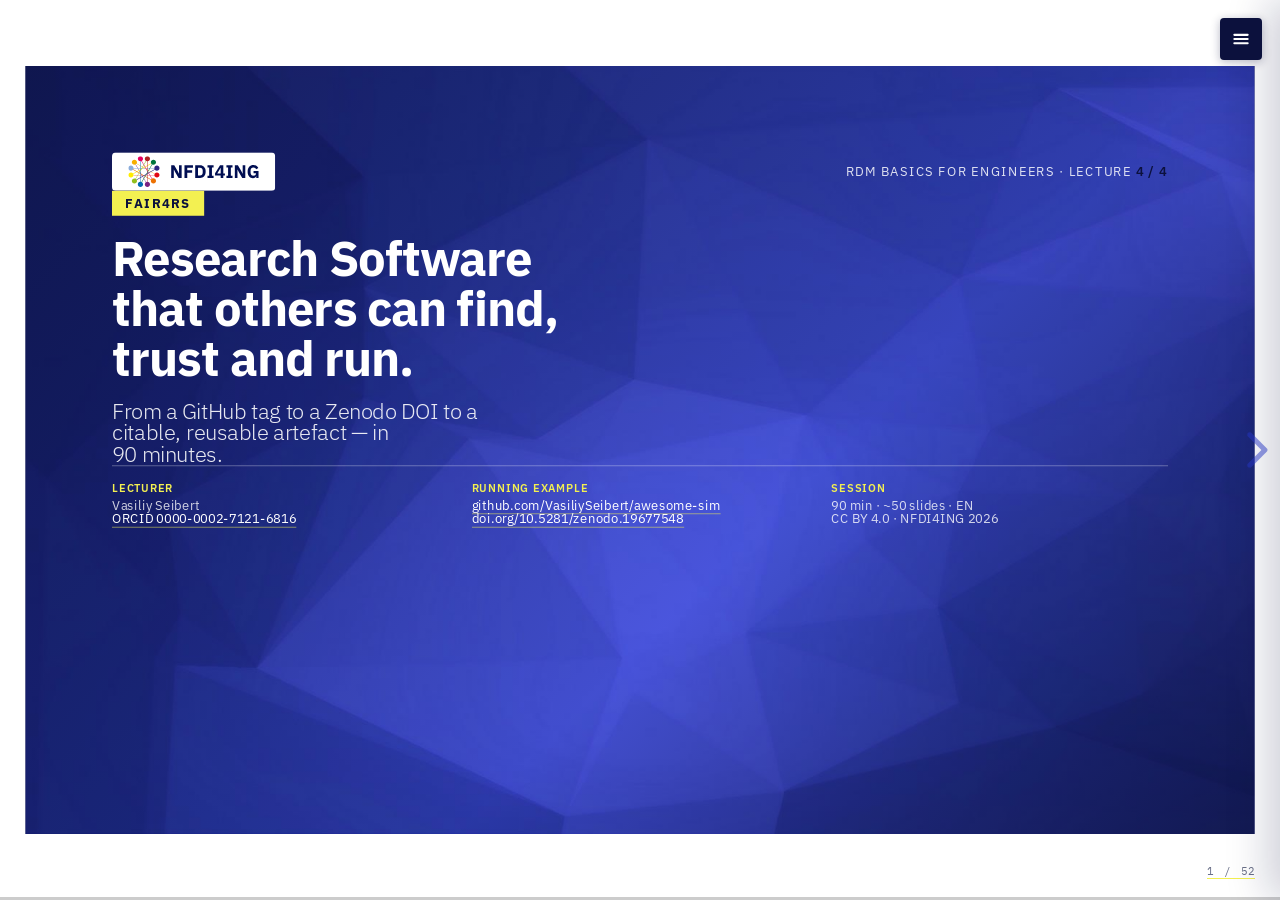
<file: docs/slides/reference.html>
<!DOCTYPE html>

<html lang="en">
<head>
<meta charset="utf-8"/>
<meta content="width=device-width,initial-scale=1" name="viewport"/>
<title>RDM Basics 4 · Research Software (FAIR4RS) — NFDI4ING</title>
<meta content="Lecture 4 of the NFDI4ING RDM Basics series: Research Software &amp; FAIR4RS. Slides by Vasiliy Seibert, TU Clausthal." name="description"/>
<meta content="Vasiliy Seibert" name="author"/>
<meta content="RDM Basics 4 · Research Software (FAIR4RS)" property="og:title"/>
<meta content="FAIR4RS in concrete artefacts: Zenodo DOIs, Software Heritage, CITATION.cff, codemeta.json, SPDX, ORCID." property="og:description"/>
<meta content="website" property="og:type"/>
<link href="data:image/svg+xml,&lt;svg xmlns='http://www.w3.org/2000/svg' viewBox='0 0 32 32'&gt;&lt;circle cx='16' cy='16' r='14' fill='%232839CC'/&gt;&lt;/svg&gt;" rel="icon"/>
<!-- Reveal.js 5.x from CDN -->
<link href="vendor/reveal/dist/reveal.css" rel="stylesheet"/>
<link href="vendor/reveal/dist/reset.css" rel="stylesheet"/>
<link href="vendor/reveal/plugin/highlight/monokai.css" id="highlight-theme" rel="stylesheet"/>
<!-- KaTeX for maths -->

<!-- Fonts -->



<!-- Theme (version-tagged to beat the GH Pages / browser cache) -->
<link href="css/nfdi4ing-theme.css?v=4" rel="stylesheet"/>
<link href="css/slides.css?v=4" rel="stylesheet"/>
<!-- Baseline styles for the nav overlay.
       Placed inline so the panel is hidden off-screen even before the
       main theme CSS has loaded (prevents an unstyled block flashing
       at the top of the page on cold load or stale cache). -->
<style>
    #nav-toggle { position: fixed; top: 18px; right: 18px; z-index: 200;
      width: 42px; height: 42px; background: #0C113D; color: #fff;
      border: none; border-radius: 4px; cursor: pointer;
      display: flex; align-items: center; justify-content: center; }
    #nav-toggle svg { width: 20px; height: 20px; }
    #nav-overlay { position: fixed; inset: 0; z-index: 190;
      background: rgba(12,17,61,.7); opacity: 0; pointer-events: none;
      transition: opacity .2s ease; }
    #nav-overlay.open { opacity: 1; pointer-events: auto; }
    #nav-panel { position: fixed; top: 0; right: 0; bottom: 0;
      width: min(620px, 100vw); background: #fff; z-index: 195;
      overflow-y: auto; transform: translateX(100%);
      transition: transform .25s ease; }
    #nav-panel.open { transform: translateX(0); }
  </style>
<link href="css/local-fonts.css" rel="stylesheet"/></head>
<body data-reference="true">
<!-- Navigation toggle + overlay. Baseline off-screen styling lives in
     the <style> block in <head> so the panel stays hidden even before
     the theme CSS has loaded. -->
<button aria-label="Open agenda menu (press M)" id="nav-toggle" title="Agenda (M)">
<svg aria-hidden="true" fill="none" stroke="currentColor" stroke-linecap="round" stroke-width="2.5" viewbox="0 0 24 24">
<line x1="4" x2="20" y1="7" y2="7"></line>
<line x1="4" x2="20" y1="12" y2="12"></line>
<line x1="4" x2="20" y1="17" y2="17"></line>
</svg>
</button>
<div aria-hidden="true" id="nav-overlay"></div>
<aside aria-hidden="true" aria-label="Agenda" id="nav-panel" role="dialog">
<div class="nav-head">
<div aria-hidden="true" class="logo"></div>
<div class="title">RDM Basics 4 · Agenda</div>
<button aria-label="Close menu" class="nav-close">×</button>
</div>
<div class="nav-groups"></div>
<div class="nav-tip">
<kbd>M</kbd> toggle menu · <kbd>Esc</kbd> close · <kbd>O</kbd> Reveal overview · <kbd>?</kbd> help
  </div>
</aside>
<div class="reveal">
<div class="slides">
<!-- ===================================================================
         BLOCK 0 · OPENING (title + recap + agenda + software-vs-data + FAIR4RS)
         =================================================================== -->
<!-- 0.1 · TITLE -->
<section class="title-slide">
<div class="top-row">
<div class="n4i-wordmark">NFDI4ING</div>
<div>RDM Basics for Engineers · Lecture <strong>4 / 4</strong></div>
</div>
<div class="hero">
<span class="kicker">FAIR4RS</span>
<h1>Research Software<br/>that others can find, trust and run.</h1>
<div class="subtitle">From a GitHub tag to a Zenodo DOI to a citable, reusable artefact — in 90 minutes.</div>
</div>
<div class="meta">
<div>
<span class="label">Lecturer</span>
          Vasiliy Seibert<br/>
<a href="https://orcid.org/0000-0002-7121-6816">ORCID 0000-0002-7121-6816</a>
</div>
<div>
<span class="label">Running example</span>
<a href="https://github.com/VasiliySeibert/awesome-sim">github.com/VasiliySeibert/awesome-sim</a><br/>
<a href="https://doi.org/10.5281/zenodo.19677548">doi.org/10.5281/zenodo.19677548</a>
</div>
<div>
<span class="label">Session</span>
          90 min · ~50 slides · EN<br/>
          CC BY 4.0 · NFDI4ING 2026
        </div>
</div>
</section>
<!-- 0.2 · Where we are in the series -->
<section class="content">
<div class="slide-header"><span class="brand">Opening</span><span class="chip">0 · Recap</span></div>
<h1>Four lectures, one story</h1>
<p class="lede">This fourth lecture pivots from <em>research data</em> to <em>research software</em>. Software runs, depends, versions, breaks — it needs its own playbook.</p>
<div class="three-col mt">
<div class="card">
<h4>Lecture 1 · Motivation</h4>
<p>FAIR principles, the data lifecycle, why we care about DOIs and ORCIDs.</p>
</div>
<div class="card accent-y">
<h4>Lecture 2 · Planning in RDMO</h4>
<p>Writing a Software/Data Management Plan in <code>rdmo.nfdi4ing.de</code>.</p>
</div>
<div class="card accent-o">
<h4>Lecture 3 · Metadata</h4>
<p>Describing data with Metadata4Ing, RO-Crate, controlled vocabularies.</p>
</div>
</div>
<div class="callout blue mt">
<strong>Today (Lecture 4):</strong> the same mindset, for the <em>code</em> that produced the data. The community answer is <strong>FAIR4RS</strong> — <em>FAIR Principles for Research Software</em>.
      </div>
<div class="slide-footer"><span class="fair">NFDI4ING · RDM Basics 4</span><span>Research Software · FAIR4RS</span></div>
</section>
<!-- 0.3 · Agenda at a glance -->
<section class="content">
<div class="slide-header"><span class="brand">Opening</span><span class="chip">0 · Agenda</span></div>
<h1>Agenda · 3 × theory ↔ 3 × practical</h1>
<p class="lede">Theory blocks introduce a FAIR4RS letter; each is immediately followed by a hands-on practical on an NFDI4ING service.</p>
<table class="agenda">
<thead><tr><th>Time</th><th>Block</th><th>Format</th><th>NFDI4ING service</th><th>FAIR4RS</th></tr></thead>
<tbody>
<tr><td class="mono">0:00–0:03</td><td>Opening &amp; recap</td><td>Theory</td><td>—</td><td>—</td></tr>
<tr><td class="mono">0:03–0:16</td><td><strong>Findable &amp; Accessible</strong></td><td>Theory</td><td>—</td><td><span class="fair">F1</span><span class="fair">F2</span><span class="fair">F3</span><span class="fair">F4</span><span class="fair">A1</span><span class="fair">A2</span></td></tr>
<tr class="practical"><td class="mono">0:16–0:30</td><td>Practical 1 · Discover porous media</td><td>Hands-on</td><td>Betty Research Engine</td><td><span class="fair">F</span><span class="fair">A</span></td></tr>
<tr><td class="mono">0:30–0:43</td><td><strong>Interoperable</strong></td><td>Theory</td><td>—</td><td><span class="fair">I1</span><span class="fair">I2</span></td></tr>
<tr class="practical"><td class="mono">0:43–0:57</td><td>Practical 2 · Test interoperability</td><td>Hands-on</td><td>Jupyter Service</td><td><span class="fair">I</span></td></tr>
<tr><td class="mono">0:57–1:10</td><td><strong>Reusable</strong></td><td>Theory</td><td>(back-ref RDMO SMP)</td><td><span class="fair">R1</span><span class="fair">R2</span><span class="fair">R3</span></td></tr>
<tr class="practical"><td class="mono">1:10–1:24</td><td>Practical 3 · Capture reusability via RO-Crate</td><td>Hands-on</td><td>Jupyter Service</td><td><span class="fair">R</span></td></tr>
<tr><td class="mono">1:24–1:30</td><td>Wrap-up, FAIR4RS checklist</td><td>Theory</td><td>—</td><td>—</td></tr>
</tbody>
</table>
<div class="slide-footer"><span class="fair">NFDI4ING · RDM Basics 4</span><span>90 min · ~50 slides</span></div>
</section>
<!-- 0.4 · Why FAIR4RS — motivation -->
<section class="content">
<div class="slide-header"><span class="brand">Opening</span><span class="chip">0 · Why FAIR4RS?</span></div>
<h1>Why make research software FAIR?</h1>
<img alt="FAIR Principles for Research Software (FAIR4RS Principles) — RDA Recommendation" src="assets/img/fair4rs-rda-header.png" style="max-height: 90px; margin: 0 0 18px 0;"/>
<div class="two-col wide-right">
<div class="col">
<p class="lede">Software runs — and once it runs, <em>people depend on it</em>. Three concrete things you gain when your code is FAIR:</p>
<div class="card accent-y">
<h4>① Citations &amp; credit</h4>
<p>A DOI makes your software <em>citable like a paper</em>. Every downstream study that runs your code shows up in your ORCID profile, CrossRef, Google Scholar.</p>
</div>
<div class="card accent-o mt">
<h4>② Reproducibility on a timescale of <em>years</em></h4>
<p>Pinned deps + an archived snapshot means the paper figures you generated in 2026 can still be regenerated in 2034. Reviewers, funders, and future-you all benefit.</p>
</div>
<div class="card accent-p mt">
<h4>③ Collaboration without email</h4>
<p>A stranger can <code>pip install</code> your code, run an example, and open a pull request — without asking you for a zip file. Contribution ≈ free.</p>
</div>
</div>
<div class="col">
<h3>But software isn't "just another dataset"</h3>
<table class="compare">
<thead><tr><th>Data · static</th><th>Software · dynamic</th></tr></thead>
<tbody>
<tr>
<td>Bytes at rest</td>
<td><strong>Executes</strong> — needs an environment</td>
</tr>
<tr>
<td>Linear snapshots</td>
<td><strong>Depends</strong> on other moving software</td>
</tr>
<tr>
<td>Immutability is a feature</td>
<td><strong>Versions</strong> at many granularities</td>
</tr>
<tr>
<td>Described by metadata, done</td>
<td><strong>Rots</strong> — breaks without being touched</td>
</tr>
</tbody>
</table>
<div class="callout blue mt">
            Hence <strong>FAIR4RS</strong> — the RDA-endorsed re-interpretation of FAIR where every letter is rewritten for things that <em>run</em>.
          </div>
<p class="small muted">Chue Hong et al., <em>FAIR Principles for Research Software</em>, RDA, 2022. <a href="https://doi.org/10.15497/RDA00068">doi.org/10.15497/RDA00068</a></p>
</div>
</div>
<div class="slide-footer"><span class="fair">NFDI4ING · RDM Basics 4</span><span>Why FAIR4RS</span></div>
</section>
<!-- 0.5 · The running example -->
<section class="content">
<div class="slide-header"><span class="brand">Opening</span><span class="chip">0 · Running example</span></div>
<h1>One repo, running through every slide</h1>
<div class="two-col mt">
<div class="col">
<h3><code>awesome-sim</code> <span class="fair-pill F">tiny</span></h3>
<p>A deliberately small 2D heat-diffusion simulator prepared for this lecture. Read it end-to-end in ten minutes; see every FAIR4RS artefact in one place.</p>
<div class="callout blue">
            Every theory slide that introduces a FAIR4RS concept shows where it lives in this one repo — from the CI badge to the Zenodo DOI to the <code>CITATION.cff</code>.
          </div>
<img alt="Heat diffusion snapshots — the awesome-sim hero image." class="hero-img" src="assets/img/heat-hero.png" style="max-width:55%;display:block;margin-top:14px;"/>
<div class="tags mt">
<a class="chip-link gh" href="https://github.com/VasiliySeibert/awesome-sim">github.com/VasiliySeibert/awesome-sim</a>
<a class="chip-link doi" href="https://doi.org/10.5281/zenodo.19677548">10.5281/zenodo.19677548</a>
</div>
</div>
<div class="col">
<img alt="Screenshot of the awesome-sim README on GitHub — CI passing, License MIT, Python 3.11+, DOI badges, and install instructions." src="assets/img/awesome-sim-readme.png" style="width:100%;border-radius:8px;box-shadow:0 14px 40px -10px rgba(12,17,61,.35);border:1px solid var(--n4i-grey-200);"/>
<p class="small muted center mt">The repo as of <code>v1.1.0</code> — four green badges (CI, licence, Python, DOI) visible on the README itself.</p>
</div>
</div>
<div class="slide-footer"><span class="fair">NFDI4ING · RDM Basics 4</span><span>Running example</span></div>
</section>
<!-- ===================================================================
         BLOCK 1 · FINDABLE & ACCESSIBLE (divider + 7 slides)
         =================================================================== -->
<!-- 1.0 · Divider -->
<section class="divider">
<div class="num">01</div>
<h1>Findable &amp; Accessible research software</h1>
<div class="rule"></div>
<div class="lede">Making software <em>publishable</em> and <em>retrievable</em> by both humans and machines.</div>
<div class="fair-badges">
<span class="b on">F</span><span class="b on">A</span><span class="b">I</span><span class="b">R</span>
</div>
</section>
<!-- 1.0b · F1 · F1.1 · F1.2 — principle explainer -->
<section class="content">
<div class="slide-header"><span class="brand">Findable &amp; Accessible</span><span class="chip">F1 · Principle</span></div>
<h1>F1 · Globally unique and persistent identifier<span class="fair-pill F">F1</span><span class="fair-pill F">F1.1</span><span class="fair-pill F">F1.2</span></h1>
<div class="two-col mt">
<div class="col">
<div class="principle-quote">
<span class="label">FAIR4RS · F1</span>
<q>Software is assigned a globally unique and persistent identifier.</q>
</div>
<p class="gloss">Every piece of software needs an ID that (a) no other object in the world shares, and (b) keeps resolving forever — so humans and machines can point at it without ambiguity.</p>
<ul class="subs">
<li><strong>F1.1</strong> — components at different granularities (project, release, function) each get distinct IDs.</li>
<li><strong>F1.2</strong> — each <em>version</em> gets its own distinct ID.</li>
</ul>
</div>
<div class="col">
<div class="mapping-title">In <code>awesome-sim</code></div>
<ul class="check">
<li><strong>Concept DOI</strong> <code>10.5281/zenodo.19677548</code> for the project itself → <span class="fair-pill F">F1</span><span class="fair-pill F">F1.1</span></li>
<li><strong>Version DOIs</strong> <code>…19677552</code> (v1.1.0), <code>…19677549</code> (v1.0.0) → <span class="fair-pill F">F1.2</span></li>
<li>Git tags <code>v0.1.0</code>, <code>v1.0.0</code>, <code>v1.1.0</code> feed the Zenodo deposits.</li>
<li>Concept DOI always redirects to the latest release — the project identity is stable, the target moves with each version.</li>
</ul>
<div class="callout blue">One project · many versions · <strong>all citable forever</strong>.</div>
</div>
</div>
<div class="slide-footer"><span class="fair">Block 1 · Findable &amp; Accessible</span><span>F1 · Principle</span></div>
</section>
<!-- 1.1 · F1 — what a DOI actually is -->
<section class="content">
<div class="slide-header"><span class="brand">Findable &amp; Accessible</span><span class="chip">F1 · In practice</span></div>
<h1>F1 · A DOI is a <em>promise</em>, not a URL<span class="fair-pill F">F1</span></h1>
<div class="two-col mt">
<div class="col">
<h3>Anatomy</h3>
<div class="callout">
<span class="mono" style="font-size:1.2em">
              doi.org /<span class="yellow-hl">10.5281</span> /<span class="yellow-hl">zenodo.19677548</span>
</span>
</div>
<ul>
<li><span class="yellow-hl mono">10.5281</span> — <strong>registrant prefix</strong> (Zenodo / DataCite)</li>
<li><span class="yellow-hl mono">zenodo.19677548</span> — <strong>suffix</strong>, opaque to DOI resolver</li>
<li><code>doi.org/…</code> — HTTP resolver, not the identity</li>
</ul>
<p class="small muted">A DOI is guaranteed to <em>resolve somewhere forever</em> — even if GitHub, the authors, or the funding all disappear.</p>
</div>
<div class="col">
<h3>How you get one · live demo</h3>
<ol>
<li>On <a href="https://zenodo.org/account/settings/github/">zenodo.org/account/settings/github/</a>, flip the switch next to your repository — that enables the GitHub ↔ Zenodo webhook.</li>
<li>Push a git tag (e.g. <code>v1.1.0</code>) and create a GitHub <strong>release</strong>.</li>
<li>Zenodo receives the webhook, mints a DOI, archives a zip of the commit.</li>
</ol>
<div class="tags">
<a class="chip-link zen" href="https://zenodo.org/account/settings/github/">zenodo.org · GitHub settings</a>
</div>
<div class="artefact mt">
<div class="file-head"><span>git → GitHub → Zenodo</span><span class="dots">• • •</span></div>
<pre><code class="language-bash">git tag -a v1.1.0 -m "Release 1.1.0"
git push origin v1.1.0
# → GitHub release created
# → Zenodo deposits a snapshot
# → DOI 10.5281/zenodo.19677552 issued</code></pre>
</div>
</div>
</div>
<div class="slide-footer"><span class="fair">Block 1 · Findable &amp; Accessible</span><span>F1 · Persistent identifier</span></div>
</section>
<!-- 1.2 · F1.1 / F1.2 · concept vs version DOI -->
<section class="content">
<div class="slide-header"><span class="brand">Findable &amp; Accessible</span><span class="chip">F1.1 / F1.2 · Granularity</span></div>
<h1>One project, many versions — each citable<span class="fair-pill F">F1.1</span><span class="fair-pill F">F1.2</span></h1>
<div class="two-col wide-right mt">
<div class="col">
<h3>Two levels of DOI</h3>
<ul>
<li><strong>Concept DOI</strong> — the project across all versions; always resolves to the latest release.</li>
<li><strong>Version DOI</strong> — a specific snapshot; never changes.</li>
</ul>
<div class="callout blue">
<strong>Cite this version, not the project</strong> when reporting a computation — so the exact inputs are reproducible in 10 years.
          </div>
<p class="small muted">Git tags (<code>v0.1.0</code>, <code>v1.0.0</code>, <code>v1.1.0</code>) are the local truth; Zenodo mirrors them as immutable deposits.</p>
</div>
<div class="col">
<h3><code>awesome-sim</code> on Zenodo, today</h3>
<table class="compare">
<thead><tr><th>Level</th><th>DOI</th><th>Resolves to</th></tr></thead>
<tbody>
<tr>
<td><strong>Concept</strong></td>
<td class="mono"><a href="https://doi.org/10.5281/zenodo.19677548">10.5281/zenodo.19677548</a></td>
<td>latest release</td>
</tr>
<tr>
<td>v1.1.0</td>
<td class="mono"><a href="https://doi.org/10.5281/zenodo.19677552">10.5281/zenodo.19677552</a></td>
<td>snapshot, immutable</td>
</tr>
<tr>
<td>v1.0.0</td>
<td class="mono"><a href="https://doi.org/10.5281/zenodo.19677549">10.5281/zenodo.19677549</a></td>
<td>snapshot, immutable</td>
</tr>
</tbody>
</table>
<p class="small muted mt">Open any of the three in a new tab — all resolvable, all describing the same repo at different granularities.</p>
</div>
</div>
<div class="slide-footer"><span class="fair">Block 1 · Findable &amp; Accessible</span><span>F1.1 / F1.2 · Granularity</span></div>
</section>
<!-- 1.2b · F2 · F3 · F4 — principle explainer -->
<section class="content">
<div class="slide-header"><span class="brand">Findable &amp; Accessible</span><span class="chip">F2 · F3 · F4 · Principle</span></div>
<h1>F2 · F3 · F4 · rich, linked, harvestable metadata<span class="fair-pill F">F2</span><span class="fair-pill F">F3</span><span class="fair-pill F">F4</span></h1>
<div class="two-col mt">
<div class="col">
<div class="principle-quote">
<span class="label">FAIR4RS · F2 · F3 · F4</span>
<q><strong>F2.</strong> Software is described with rich metadata.<br/>
<strong>F3.</strong> Metadata clearly and explicitly include the identifier of the software they describe.<br/>
<strong>F4.</strong> Metadata are FAIR, searchable and indexable.</q>
</div>
<p class="gloss">The metadata itself must be findable (not buried in a PDF), it must link back to the software's DOI, and it must be consumable by the registries and search engines that harvest it.</p>
</div>
<div class="col">
<div class="mapping-title">In <code>awesome-sim</code></div>
<ul class="check">
<li><code>CITATION.cff</code> at the repo root — GitHub reads it for the <em>Cite this repository</em> sidebar.</li>
<li><code>codemeta.json</code> in JSON-LD — harvested by Zenodo, OpenAIRE, Google Scholar.</li>
<li>Both files <strong>carry the Zenodo DOI</strong> → <span class="fair-pill F">F3</span> link in both directions.</li>
<li>README badges surface F1 + F2 to humans at a glance.</li>
<li>Zenodo mints a DataCite record automatically — <strong>F4</strong> is "done" by using Zenodo at all.</li>
</ul>
<div class="callout blue">Next slide: both files line-by-line.</div>
</div>
</div>
<div class="slide-footer"><span class="fair">Block 1 · Findable &amp; Accessible</span><span>F2 · F3 · F4 · Principle</span></div>
</section>
<!-- 1.3 · F2 F3 F4 — rich machine-readable metadata -->
<section class="content">
<div class="slide-header"><span class="brand">Findable &amp; Accessible</span><span class="chip">F2 · F3 · F4 · Metadata</span></div>
<h1>Machines can only find what they can <em>read</em><span class="fair-pill F">F2</span><span class="fair-pill F">F3</span><span class="fair-pill F">F4</span></h1>
<div class="two-col mt">
<div class="col">
<div class="artefact">
<div class="file-head"><span>CITATION.cff</span><span class="dots">YAML · CFF 1.2.0</span></div>
<pre><code class="language-yaml">cff-version: 1.2.0
message: "If you use this software, please cite it."
title: awesome-sim
version: 1.1.0
doi: 10.5281/zenodo.19677552
license: MIT
authors:
  - family-names: Seibert
    given-names: Vasiliy
    orcid: https://orcid.org/0000-0002-7121-6816
    affiliation: TU Clausthal
repository-code: https://github.com/VasiliySeibert/awesome-sim
keywords: [heat-equation, FAIR4RS, teaching]</code></pre>
</div>
<p class="small mt"><strong>F4</strong> — GitHub reads this file and renders the sidebar's <em>"Cite this repository"</em> button.</p>
</div>
<div class="col">
<div class="artefact">
<div class="file-head"><span>codemeta.json</span><span class="dots">JSON-LD · CodeMeta 2.0</span></div>
<pre><code class="language-json">{
  "@context": "https://doi.org/10.5063/schema/codemeta-2.0",
  "@type": "SoftwareSourceCode",
  "name": "awesome-sim",
  "identifier": "10.5281/zenodo.19677548",
  "license": "https://spdx.org/licenses/MIT",
  "author": [{
    "@type": "Person",
    "givenName": "Vasiliy",
    "familyName": "Seibert",
    "@id": "https://orcid.org/0000-0002-7121-6816"
  }],
  "softwareRequirements": [
    "numpy&gt;=1.26,&lt;2.0", "matplotlib&gt;=3.8"
  ]
}</code></pre>
</div>
<p class="small mt"><strong>F2 + F3</strong> — JSON-LD means harvesters, OpenAIRE, Zenodo and search engines consume the same file.</p>
</div>
</div>
<div class="slide-footer"><span class="fair">Block 1 · Findable &amp; Accessible</span><span>F2/F3/F4 · Metadata</span></div>
</section>
<!-- 1.3b · A1 · A1.1 — principle explainer -->
<section class="content">
<div class="slide-header"><span class="brand">Findable &amp; Accessible</span><span class="chip">A1 · A1.1 · Principle</span></div>
<h1>A1 · A1.1 · retrievable via a standardized protocol<span class="fair-pill A">A1</span><span class="fair-pill A">A1.1</span></h1>
<div class="two-col mt">
<div class="col">
<div class="principle-quote">
<span class="label">FAIR4RS · A1 · A1.1</span>
<q><strong>A1.</strong> Software is retrievable by its identifier using a standardized communications protocol.<br/>
<strong>A1.1.</strong> The protocol is open, free, and universally implementable.</q>
</div>
<p class="gloss">Given the DOI or the git URL, any human or machine must be able to fetch the code over a protocol that is publicly documented, costs nothing to implement, and has at least one open-source client.</p>
</div>
<div class="col">
<div class="mapping-title">In <code>awesome-sim</code></div>
<ul class="check">
<li><code>git clone https://…</code> over HTTPS — IETF standard.</li>
<li><code>pip install git+&lt;url&gt;@v1.1.0</code> — open protocol + open tool.</li>
<li>Zenodo zip over HTTPS — same stack, no login.</li>
<li>Every access path above is documented, free, has multiple implementations.</li>
<li>No FTP-with-PDF-application, no <em>"email the author"</em>, no proprietary portal.</li>
</ul>
</div>
</div>
<div class="slide-footer"><span class="fair">Block 1 · Findable &amp; Accessible</span><span>A1 · A1.1 · Principle</span></div>
</section>
<!-- 1.4 · A1 — retrieval via open protocols -->
<section class="content">
<div class="slide-header"><span class="brand">Findable &amp; Accessible</span><span class="chip">A1 · A1.1 · In practice</span></div>
<h1>Open, free, universally implementable<span class="fair-pill A">A1</span><span class="fair-pill A">A1.1</span></h1>
<div class="two-col wide-left mt">
<div class="col">
<p>FAIR4RS <strong>A1.1</strong> asks: <em>"Is the protocol open, free, and universally implementable?"</em> For research software, the answer is almost always <strong>HTTPS + git</strong>.</p>
<div class="artefact">
<div class="file-head"><span>retrieve awesome-sim, three ways</span><span class="dots">• • •</span></div>
<pre><code class="language-bash"># (a) clone — full history
git clone https://github.com/VasiliySeibert/awesome-sim

# (b) install a pinned tag — our Practical 3 path
pip install "git+https://github.com/VasiliySeibert/awesome-sim@v1.1.0"

# (c) download the Zenodo archive — no GitHub needed
curl -LO https://zenodo.org/records/19677552/files/awesome-sim-1.1.0.zip</code></pre>
</div>
</div>
<div class="col">
<h3>The protocol matters</h3>
<ul>
<li><strong>HTTPS</strong> — an IETF standard, any device, no account.</li>
<li><strong>git</strong> — an open protocol with multiple interop implementations.</li>
<li><strong>PyPI / conda</strong> — open registries using the same stack.</li>
</ul>
<div class="callout">
            Private FTP? Proprietary portal requiring a PDF application? <strong>Not A1.1.</strong>
</div>
<div class="backref">← Lecture 1 · DOI + ORCID</div>
</div>
</div>
<div class="slide-footer"><span class="fair">Block 1 · Findable &amp; Accessible</span><span>A1 · Retrieval</span></div>
</section>
<!-- 1.4b · A1.2 — principle explainer -->
<section class="content">
<div class="slide-header"><span class="brand">Findable &amp; Accessible</span><span class="chip">A1.2 · Principle</span></div>
<h1>A1.2 · auth is a <em>feature</em>, not a gate<span class="fair-pill A">A1.2</span></h1>
<div class="two-col mt">
<div class="col">
<div class="principle-quote">
<span class="label">FAIR4RS · A1.2</span>
<q>The protocol allows for an authentication and authorization procedure, where necessary.</q>
</div>
<p class="gloss">Authentication is a <em>capability</em> of the protocol, to be used only when the content genuinely requires it (private review, rate-limits, contribution provenance). A public repo that <em>optionally</em> supports OAuth is still fully A-compliant.</p>
</div>
<div class="col">
<div class="mapping-title">In <code>awesome-sim</code></div>
<ul class="check">
<li>Repo is <strong>public</strong> — anyone reads or <code>pip install</code>s it without a login.</li>
<li>GitHub personal access tokens are available <em>if</em> you fork a private draft.</li>
<li>Optional OAuth via GitHub unlocks higher rate limits for automation.</li>
<li>In Practical 1 you'll log into the Betty Research Engine via GitHub OAuth — that's A1.2 in action at a <em>search service</em>, not the repo.</li>
</ul>
</div>
</div>
<div class="slide-footer"><span class="fair">Block 1 · Findable &amp; Accessible</span><span>A1.2 · Principle</span></div>
</section>
<!-- 1.5 · A1.2 — auth where necessary -->
<section class="content">
<div class="slide-header"><span class="brand">Findable &amp; Accessible</span><span class="chip">A1.2 · In practice</span></div>
<h1>Authentication, where genuinely necessary<span class="fair-pill A">A1.2</span></h1>
<div class="two-col mt">
<div class="col">
<h3>What A1.2 is <em>not</em></h3>
<ul>
<li>It is <strong>not</strong> an excuse to hide public research behind a login.</li>
<li>It is <strong>not</strong> about protecting code from reviewers.</li>
</ul>
<h3>What A1.2 <em>is</em></h3>
<ul>
<li>A <strong>Personal Access Token</strong> for a private fork during peer review.</li>
<li><strong>OAuth</strong> (GitHub login to Zenodo, to the Betty Engine, …) — authenticated <em>access</em>, not locked content.</li>
<li>Rate-limit mitigation &amp; contribution provenance (who pushed what).</li>
</ul>
</div>
<div class="col">
<div class="artefact">
<div class="file-head"><span>cloning with a PAT (private review)</span><span class="dots">• • •</span></div>
<pre><code class="language-bash">export GITHUB_TOKEN=ghp_XXXX...
git clone https://${GITHUB_TOKEN}@github.com/you/secret-repo

# for automated CI, prefer GitHub's short-lived OIDC tokens</code></pre>
</div>
<div class="callout blue mt">
            Practical 1 uses <strong>OAuth</strong> to log into the Betty Research Engine via GitHub — you will see A1.2 in action.
          </div>
</div>
</div>
<div class="slide-footer"><span class="fair">Block 1 · Findable &amp; Accessible</span><span>A1.2 · Auth</span></div>
</section>
<!-- 1.5b · A2 — principle explainer -->
<section class="content">
<div class="slide-header"><span class="brand">Findable &amp; Accessible</span><span class="chip">A2 · Principle</span></div>
<h1>A2 · metadata outlives the software<span class="fair-pill A">A2</span></h1>
<div class="two-col mt">
<div class="col">
<div class="principle-quote">
<span class="label">FAIR4RS · A2</span>
<q>Metadata are accessible, even when the software is no longer available.</q>
</div>
<p class="gloss">Software rots. Hosts go bankrupt. Dependencies disappear. But the <em>record that the software existed</em> — who wrote it, what it did, what it depended on — must stay resolvable, so citations and reproducibility claims don't silently break.</p>
</div>
<div class="col">
<div class="mapping-title">In <code>awesome-sim</code></div>
<ul class="check">
<li>Zenodo preserves the metadata <em>plus</em> a zipped snapshot, even if the GitHub repo disappears.</li>
<li>Software Heritage crawls GitHub and assigns each file a <code>SWHID</code> — content-addressed forever.</li>
<li><code>CITATION.cff</code> and <code>codemeta.json</code> are in both archives.</li>
<li>The DOI keeps resolving to the Zenodo record even for a deleted repo.</li>
</ul>
</div>
</div>
<div class="slide-footer"><span class="fair">Block 1 · Findable &amp; Accessible</span><span>A2 · Principle</span></div>
</section>
<!-- 1.6 · A2 — Software Heritage -->
<section class="content">
<div class="slide-header"><span class="brand">Findable &amp; Accessible</span><span class="chip">A2 · In practice</span></div>
<h1>Metadata outlives the software<span class="fair-pill A">A2</span></h1>
<div class="two-col wide-right mt">
<div class="col">
<p><strong>A2</strong>: if the software disappears, the metadata must remain resolvable forever. Two instruments do the heavy lifting.</p>
<div class="card accent-p mt">
<h4>Zenodo</h4>
<p>Immutable deposit of the code snapshot + its metadata record. Backed by CERN; long-term preservation policy.</p>
</div>
<div class="card accent-o mt">
<h4>Software Heritage</h4>
<p>Inria-led universal source-code archive. Already crawls all of GitHub, GitLab, PyPI, Debian, … Gives every file a <code>SWHID</code> — content-addressed forever.</p>
</div>
</div>
<div class="col">
<div class="artefact">
<div class="file-head"><span>awesome-sim on Software Heritage</span><span class="dots">SWHID</span></div>
<pre><code class="language-text">swh:1:dir:…    ← the directory tree
swh:1:rev:…    ← the commit
swh:1:snp:…    ← the full repo snapshot

resolves even if GitHub is gone.</code></pre>
</div>
<div class="tags mt">
<a class="chip-link swh" href="https://archive.softwareheritage.org/">archive.softwareheritage.org</a>
<a class="chip-link zen" href="https://zenodo.org/">zenodo.org</a>
</div>
<div class="callout mt">
            A citation that includes a <strong>DOI + SWHID</strong> is the gold standard: one for people, one for content-addressed preservation.
          </div>
</div>
</div>
<div class="slide-footer"><span class="fair">Block 1 · Findable &amp; Accessible</span><span>A2 · Archives</span></div>
</section>
<!-- 1.7 · Recap -->
<section class="content">
<div class="slide-header"><span class="brand">Findable &amp; Accessible</span><span class="chip">Recap</span></div>
<h1>F + A · the minimum viable artefacts</h1>
<div class="three-col mt">
<div class="card"><h4>F · Findable</h4><p>DOI (concept + version), rich machine-readable metadata, indexed by a registry.</p></div>
<div class="card accent-g"><h4>A · Accessible</h4><p>HTTPS + git or a registry, auth only where strictly necessary, archive for persistence.</p></div>
<div class="card accent-y"><h4>Your repo today has</h4><p><code>CITATION.cff</code>, <code>codemeta.json</code>, tagged releases, one DOI per release.</p></div>
</div>
<div class="recap mt">
<h3>Bring to Practical 1</h3>
<ul>
<li>FAIR metadata is what makes search engines surface your code at rank 1, not rank 100.</li>
<li>Next: step into the shoes of a <em>consumer</em>. What does the <strong>Betty Research Engine</strong> actually find?</li>
</ul>
</div>
<div class="slide-footer"><span class="fair">Block 1 · Findable &amp; Accessible</span><span>Recap</span></div>
</section>
<!-- ===================================================================
         BLOCK 2 · PRACTICAL 1 · DISCOVER
         =================================================================== -->
<!-- 2.0 · Divider -->
<section class="divider">
<div class="num">02</div>
<h1>Practical 1 · Discover research software</h1>
<div class="rule"></div>
<div class="lede">Experience findability from the <em>consumer</em> side — search, sort, export, inspect.</div>
<div class="fair-badges">
<span class="b on">F</span><span class="b on">A</span>
<span class="b">I</span><span class="b">R</span>
</div>
</section>
<!-- 2.1 · Task list -->
<section class="content">
<div class="slide-header"><span class="brand">Practical 1 · Discover</span><span class="chip">14 min · hands-on</span></div>
<div class="service-chip bre"><span class="dot"></span> NFDI4ING · Betty Research Engine</div>
<h1>Find DuMux in 14 minutes</h1>
<ol class="task-list">
<li>Open the Betty Research Engine in a new tab. (<a href="https://software.nfdi4ing.de/">software.nfdi4ing.de</a>)</li>
<li>Log in via <strong>GitHub OAuth</strong> — notice <code>A1.2</code> in action.</li>
<li>Run the query <code>porous media</code>. Make sure to activate the GitHub Search</li>
<li>Sort the result list by <strong>citations (descending)</strong>.</li>
<li>Export the full result set as a <code>.json</code> file.</li>
<li>Within the search results, find the repository <strong>dumux/dumux</strong>. How many Citations does it have?</li>
<li>Click on the DuMux GitHub Repository. How is it linked to zenodo?</li>
<li>What does the number of citations tell you about the software repository?</li>
</ol>
<div class="slide-footer"><span class="fair">Block 2 · Practical 1</span><span>Betty Research Engine</span></div>
</section>
<!-- 2.2 · Reflection -->
<section class="content">
<div class="slide-header"><span class="brand">Practical 1 · Discover</span><span class="chip">Reflection · 2 min</span></div>
<h1>What made DuMux findable?</h1>
<div class="callout blue mt">
<strong>Prompt:</strong> Which fields were required for DuMux to surface at rank 1? Which of those fields does <em>your own code</em> currently expose?
      </div>
<div class="three-col mt">
<div class="card"><h4>Title &amp; authors</h4><p>From <code>CITATION.cff</code> — ORCIDs make authorship machine-resolvable.</p></div>
<div class="card accent-o"><h4>License &amp; version</h4><p>SPDX id + semver tag — without these, aggregators de-rank the record.</p></div>
<div class="card accent-p"><h4>Citation count</h4><p>Populated by CrossRef/DataCite once the DOI is minted and cited back.</p></div>
</div>
<div class="recap mt">
<h3>Takeaway</h3>
<ul>
<li>If even one of these fields is missing in your repo, a researcher using a federated engine like Betty will <em>not</em> find you.</li>
<li>The minimum effort is the 60 lines of YAML/JSON we saw on slide 1.3.</li>
</ul>
</div>
<div class="slide-footer"><span class="fair">Block 2 · Practical 1</span><span>Reflection</span></div>
</section>
<!-- ===================================================================
         BLOCK 3 · INTEROPERABLE (theory, 7 slides)
         =================================================================== -->
<!-- 3.0 · Divider -->
<section class="divider">
<div class="num">03</div>
<h1>Interoperable research software</h1>
<div class="rule"></div>
<div class="lede">Software that <em>talks</em> to other software — open formats, qualified references, shared vocabularies.</div>
<div class="fair-badges">
<span class="b">F</span><span class="b">A</span><span class="b on">I</span><span class="b">R</span>
</div>
</section>
<!-- 3.0b · I1 — principle explainer -->
<section class="content">
<div class="slide-header"><span class="brand">Interoperable</span><span class="chip">I1 · Principle</span></div>
<h1>I1 · read, write, exchange via community standards<span class="fair-pill I">I1</span></h1>
<div class="two-col mt">
<div class="col">
<div class="principle-quote">
<span class="label">FAIR4RS · I1</span>
<q>Software reads, writes and exchanges data in a way that meets domain-relevant community standards.</q>
</div>
<p class="gloss">If two independent pieces of software want to talk, they need shared formats (HDF5, NetCDF, CSV+schema) and shared vocabularies. Where APIs are involved, they should be documented with open specs (OpenAPI, AsyncAPI).</p>
</div>
<div class="col">
<div class="mapping-title">In <code>awesome-sim</code></div>
<ul class="check">
<li>Input config: <code>pyproject.toml</code> — standardized by PEP 518 &amp; PEP 621.</li>
<li>In-memory data: <code>numpy.ndarray</code> — the de-facto Python scientific standard.</li>
<li>Output figures: matplotlib PNGs &amp; GIFs — universally readable.</li>
<li>Could additionally expose a REST API described by OpenAPI — the next slide sketches what that would look like.</li>
</ul>
<div class="callout blue">I1 is really a question about <em>who reads what you write</em>.</div>
</div>
</div>
<div class="slide-footer"><span class="fair">Block 3 · Interoperable</span><span>I1 · Principle</span></div>
</section>
<!-- 3.1 · I1 — formats and APIs -->
<section class="content">
<div class="slide-header"><span class="brand">Interoperable</span><span class="chip">I1 · In practice</span></div>
<h1>Open formats &gt; bespoke files<span class="fair-pill I">I1</span></h1>
<table class="compare mt">
<thead><tr><th>Scenario</th><th>Bespoke</th><th>Interop-friendly</th><th>Why it matters</th></tr></thead>
<tbody>
<tr>
<td>Simulation output</td>
<td><code>results.bin</code> (custom)</td>
<td><code>results.h5</code> (HDF5) or <code>.nc</code> (NetCDF)</td>
<td>Every language has a reader; chunked &amp; self-describing.</td>
</tr>
<tr>
<td>Tabular data</td>
<td>Excel with merged cells</td>
<td>CSV + a data dictionary</td>
<td>Parseable by any tool; diff-friendly under version control.</td>
</tr>
<tr>
<td>Service over HTTP</td>
<td>Undocumented JSON endpoint</td>
<td>OpenAPI spec + JSON-Schema'd responses</td>
<td>Auto-generate clients, stubs, tests; discoverable.</td>
</tr>
<tr>
<td>Configuration</td>
<td><code>my_input.txt</code> (position-sensitive)</td>
<td>TOML / YAML with a JSON Schema</td>
<td>Validated, editable, idempotent.</td>
</tr>
</tbody>
</table>
<div class="callout mt">
<strong>I1 heuristic:</strong> <em>"If my format has a specification I can link to, and multiple implementations read it, it's interop-grade."</em>
</div>
<div class="slide-footer"><span class="fair">Block 3 · Interoperable</span><span>I1 · Formats</span></div>
</section>
<!-- 3.2 · OpenAPI sample -->
<section class="content">
<div class="slide-header"><span class="brand">Interoperable</span><span class="chip">I1 · OpenAPI</span></div>
<h1>Example · OpenAPI beats a README<span class="fair-pill I">I1</span></h1>
<div class="two-col mt">
<div class="col">
<div class="artefact">
<div class="file-head"><span>openapi.yaml · excerpt</span><span class="dots">3.1.0</span></div>
<pre><code class="language-yaml">openapi: 3.1.0
info: { title: awesome-sim API, version: 1.1.0 }
paths:
  /simulate:
    post:
      summary: Run a heat-diffusion simulation
      requestBody:
        required: true
        content:
          application/json:
            schema: { $ref: '#/components/schemas/SimInput' }
      responses:
        '200':
          content:
            application/json:
              schema: { $ref: '#/components/schemas/SimResult' }
components:
  schemas:
    SimInput:
      type: object
      required: [nx, ny, alpha, dt, n_steps]
      properties:
        nx:      { type: integer, minimum: 8 }
        alpha:   { type: number,  exclusiveMinimum: 0 }</code></pre>
</div>
</div>
<div class="col">
<h3>What you get for free</h3>
<ul>
<li>Auto-generated <strong>Python, R, Julia, TypeScript</strong> clients.</li>
<li>Swagger UI &amp; Redoc <strong>documentation</strong> out of the box.</li>
<li>Fuzz testing from the schema (<code>schemathesis</code>).</li>
<li>Clients validate requests <em>before</em> they hit your service.</li>
</ul>
<div class="callout blue mt">
            An OpenAPI spec is itself a machine-readable, qualified reference — it's <strong>I1 + I2</strong> in a single file.
          </div>
</div>
</div>
<div class="slide-footer"><span class="fair">Block 3 · Interoperable</span><span>I1 · OpenAPI</span></div>
</section>
<!-- 3.2b · I2 — principle explainer -->
<section class="content">
<div class="slide-header"><span class="brand">Interoperable</span><span class="chip">I2 · Principle</span></div>
<h1>I2 · qualified references to other objects<span class="fair-pill I">I2</span></h1>
<div class="two-col mt">
<div class="col">
<div class="principle-quote">
<span class="label">FAIR4RS · I2</span>
<q>Software includes qualified references to other objects.</q>
</div>
<p class="gloss">Every <em>external thing</em> the software mentions — an author, a licence, a dataset, an instrument, a vocabulary term — should be referenced through a resolvable identifier from a maintained authority, not a free-text string.</p>
<div class="callout">
<strong>I2 vs R2.</strong> I2 covers references to <em>anything other than software</em>. <strong>R2</strong> (later) is the twin principle for references to <em>other software</em>.
          </div>
</div>
<div class="col">
<div class="mapping-title">In <code>awesome-sim</code></div>
<ul class="check">
<li>Authors: <strong>ORCID</strong> <code>0000-0002-7121-6816</code>.</li>
<li>Affiliation: <strong>ROR</strong> <code>ror.org/03hdw8p89</code> (TU Clausthal).</li>
<li>Licence: <strong>SPDX URL</strong> <code>spdx.org/licenses/MIT</code>.</li>
<li>Self-identity: <strong>Zenodo DOI</strong>.</li>
</ul>
</div>
</div>
<div class="slide-footer"><span class="fair">Block 3 · Interoperable</span><span>I2 · Principle</span></div>
</section>
<!-- 3.3 · I2 — qualified references -->
<section class="content">
<div class="slide-header"><span class="brand">Interoperable</span><span class="chip">I2 · In practice</span></div>
<h1>"Alice" vs "ORCID 0000-0001-…"<span class="fair-pill I">I2</span></h1>
<div class="two-col mt">
<div class="col">
<h3>Unqualified</h3>
<div class="artefact">
<div class="file-head"><span>ambiguous</span><span class="dots">❌</span></div>
<pre><code class="language-yaml">authors: [Alice, Bob]
license: "MIT"
depends_on: [numpy]</code></pre>
</div>
<ul>
<li><strong>Which</strong> Alice?</li>
<li>MIT — the variant? MIT-0? MIT with advertising clause?</li>
<li>Which <em>version</em> of NumPy, how constrained?</li>
</ul>
</div>
<div class="col">
<h3>Qualified</h3>
<div class="artefact">
<div class="file-head"><span>unambiguous</span><span class="dots">✓</span></div>
<pre><code class="language-yaml">authors:
  - name: Alice Beech
    orcid: https://orcid.org/0000-0001-2345-6789
license:
  spdx: MIT
  url: https://spdx.org/licenses/MIT.html
dependencies:
  - name: numpy
    pypi: https://pypi.org/project/numpy/
    version: "&gt;=1.26,&lt;2.0"</code></pre>
</div>
<p class="small muted">Every claim now points to an external authority — ORCID, SPDX, PyPI. Machines can cross-check.</p>
</div>
</div>
<div class="slide-footer"><span class="fair">Block 3 · Interoperable</span><span>I2 · Qualified refs</span></div>
</section>
<!-- 3.4 · codemeta walkthrough -->
<section class="content">
<div class="slide-header"><span class="brand">Interoperable</span><span class="chip">I2 · codemeta.json</span></div>
<h1><code>awesome-sim/codemeta.json</code> — line by line<span class="fair-pill I">I2</span></h1>
<div class="two-col wide-left mt">
<div class="col">
<div class="artefact">
<div class="file-head"><span>codemeta.json</span><span class="dots">JSON-LD</span></div>
<pre><code class="language-json">{
  "@context": "https://doi.org/10.5063/schema/codemeta-2.0",
  "@type": "SoftwareSourceCode",
  "identifier": "10.5281/zenodo.19677548",
  "codeRepository": "https://github.com/VasiliySeibert/awesome-sim",
  "license": "https://spdx.org/licenses/MIT",
  "programmingLanguage": "Python",
  "runtimePlatform": "Python 3.11",
  "author": [{
    "@type": "Person",
    "givenName": "Vasiliy", "familyName": "Seibert",
    "@id": "https://orcid.org/0000-0002-7121-6816",
    "affiliation": {
      "@type": "Organization",
      "name": "TU Clausthal",
      "@id": "https://ror.org/03hdw8p89"
    }
  }],
  "softwareRequirements": [
    "https://pypi.org/project/numpy/",
    "https://pypi.org/project/matplotlib/"
  ]
}</code></pre>
</div>
</div>
<div class="col">
<h3>Every URL is a promise</h3>
<ul>
<li><strong>Zenodo DOI</strong> — object identity.</li>
<li><strong>SPDX</strong> — license semantics.</li>
<li><strong>ORCID</strong> — unambiguous author.</li>
<li><strong>ROR</strong> — unambiguous affiliation.</li>
<li><strong>PyPI</strong> — unambiguous dependency.</li>
</ul>
<div class="tags mt">
<a class="chip-link orc" href="https://orcid.org/">orcid.org</a>
<a class="chip-link spdx" href="https://spdx.org/licenses/">spdx.org</a>
<a class="chip-link gh" href="https://ror.org/">ror.org</a>
</div>
<div class="backref">← Lecture 3 · CodeMeta &amp; Metadata4Ing</div>
</div>
</div>
<div class="slide-footer"><span class="fair">Block 3 · Interoperable</span><span>I2 · codemeta.json</span></div>
</section>
<!-- 3.5 · Terminology service -->
<section class="content">
<div class="slide-header"><span class="brand">Interoperable</span><span class="chip">I2 · Vocabularies</span></div>
<h1>Controlled vocabularies eliminate ambiguity · and give credit<span class="fair-pill I">I2</span></h1>
<div class="two-col wide-right mt">
<div class="col">
<h3>The ambiguity problem</h3>
<p>Two researchers tag their code with <code>"heat diffusion"</code>:</p>
<ul class="small">
<li><strong>Physicist:</strong> the heat equation (PDE) — a mathematical model</li>
<li><strong>Materials engineer:</strong> thermal diffusion — a physical process in solids</li>
</ul>
<p class="small muted mt">Same two words. Different concepts. A colleague searching "heat diffusion" gets both, can't tell them apart.</p>
<h3 class="mt">The credit problem</h3>
<p>Free-text keywords implicitly say: <em>"I invented this concept."</em> But you didn't. <strong>Wikidata, ISO, domain ontologies</strong> already defined it carefully.</p>
<p class="small muted mt">A URI says: <em>"Here is the official definition from the authority. This is exactly what I mean."</em> That's honest scholarship.</p>
<div class="backref mt">← Lecture 3 · controlled vocabularies for data</div>
</div>
<div class="col">
<div class="service-chip term"><span class="dot"></span> Wikidata · Global terminology service</div>
<div class="artefact mt">
<div class="file-head"><span>wikidata.org · Heat equation</span><span class="dots">Q6510488</span></div>
<pre><code class="language-json">{
  "label": "heat equation",
  "id": "Q6510488",
  "url": "https://www.wikidata.org/wiki/Q6510488",
  "description": "parabolic partial differential equation",
  "aliases": ["diffusion equation", "heat PDE"]
}</code></pre>
</div>
<p class="small muted mt" style="margin-top: 12px;"><strong>Each concept gets a unique, resolvable URI.</strong> A physicist links to Q6510488 (the PDE). A materials engineer links to a different concept for thermal transport. No collision. Precise.</p>
<a class="chip-link gh" href="https://www.wikidata.org/">wikidata.org</a>
</div>
</div>
<div class="slide-footer"><span class="fair">Block 3 · Interoperable</span><span>Terminology Service</span></div>
</section>
<!-- 3.6 · pinned deps -->
<section class="content">
<div class="slide-header"><span class="brand">Interoperable</span><span class="chip">I2 · Pinned deps</span></div>
<h1>Dependencies are <em>also</em> qualified references<span class="fair-pill I">I2</span></h1>
<div class="two-col wide-right mt">
<div class="col">
<h3>Unqualified dependency</h3>
<div class="artefact" style="margin-top: 8px;">
<div class="file-head"><span>❌ ambiguous</span><span class="dots">• • •</span></div>
<pre><code class="language-toml">dependencies = ["numpy"]</code></pre>
</div>
<p class="small muted">"I depend on numpy." But which version? Today's? Next year's? If numpy 3.0 breaks my code and someone installs it, whose fault is it?</p>
<h3 class="mt">Qualified dependency</h3>
<div class="artefact" style="margin-top: 8px;">
<div class="file-head"><span>✓ specific</span><span class="dots">• • •</span></div>
<pre><code class="language-toml">dependencies = ["numpy&gt;=1.26,&lt;2.0"]</code></pre>
</div>
<p class="small muted">"I depend on numpy, specifically in this API-stable range." That's a promise. A machine can check it. A future reuser knows the constraint.</p>
</div>
<div class="col">
<h3>This is I2 because</h3>
<ol class="small">
<li><strong>It's a reference</strong> → Points to something external (numpy package on PyPI)</li>
<li><strong>It's qualified</strong> → With precise version constraints</li>
<li><strong>It's from a maintained authority</strong> → PyPI hosts numpy; the version numbers are real and resolvable</li>
<li><strong>It's machine-readable</strong> → Any packaging tool (pip, uv, poetry, hatch) understands <code>&gt;=1.26,&lt;2.0</code></li>
</ol>
<p class="small muted mt">PEP 621 is a public standard, so every tool reads it the same way. No ambiguity.</p>
</div>
</div>
<div class="slide-footer"><span class="fair">Block 3 · Interoperable</span><span>I2 · pyproject.toml</span></div>
</section>
<!-- 3.7 · pyproject.toml in practice: pip install -->
<section class="content">
<div class="slide-header"><span class="brand">Interoperable</span><span class="chip">I2 · Distribution</span></div>
<h1><code>pyproject.toml</code> · from source to installed package<span class="fair-pill I">I2</span></h1>
<div class="two-col wide-right mt">
<div class="col">
<div class="artefact">
<div class="file-head"><span>pyproject.toml · core sections</span><span class="dots">TOML</span></div>
<pre><code class="language-toml">[build-system]
requires = ["setuptools&gt;=45"]
build-backend = "setuptools.build_meta"

[project]
name = "awesome-sim"
version = "1.1.0"
requires-python = "&gt;=3.11"
dependencies = [
  "numpy&gt;=1.26,&lt;2.0",
  "matplotlib&gt;=3.8",
]</code></pre>
</div>
</div>
<div class="col">
<h3>Five steps to pip install</h3>
<ol class="small">
<li><strong>Create pyproject.toml</strong> — Define build-system, name, version, dependencies, authors, license.</li>
<li><strong>Organize code</strong> — Use `src/awesome_sim/` layout; package name matches imports.</li>
<li><strong>Add `__init__.py`</strong> — Makes the directory a Python package; export main classes/functions.</li>
<li><strong>Install locally</strong> — `pip install -e .` tests installability before publishing; `-e` = editable mode.</li>
<li><strong>Publish to PyPI</strong> (optional) — `python -m build` then `twine upload dist/*`; now anyone runs `pip install awesome-sim`.</li>
</ol>
<h3 class="mt">Alternative: Direct from GitHub</h3>
<p class="small muted">No PyPI account needed. Pin to a git tag:</p>
<div class="artefact" style="margin-top: 6px; margin-bottom: 8px;">
<pre><code class="language-bash">pip install "git+https://github.com/VasiliySeibert/awesome-sim@v1.1.0"</code></pre>
</div>
<p class="small muted"><strong>Trade-offs:</strong> GitHub is immediate &amp; automatic (push tag → installable); PyPI is discoverable &amp; cached globally. Both are I2: qualified references to a maintained repository.</p>
</div>
</div>
<div class="slide-footer"><span class="fair">Block 3 · Interoperable</span><span>I2 · Distribution</span></div>
</section>
<!-- ===================================================================
         BLOCK 4 · PRACTICAL 2 · DESCRIBE
         =================================================================== -->
<!-- 4.0 · Divider -->
<section class="divider">
<div class="num">04</div>
<h1>Practical 2 · Test interoperability</h1>
<div class="rule"></div>
<div class="lede">Can you actually <em>run</em> a stranger's software — and does it break when dependencies change?</div>
<div class="fair-badges">
<span class="b">F</span><span class="b">A</span>
<span class="b on">I</span>
<span class="b">R</span>
</div>
</section>
<!-- 4.1 · Task list -->
<section class="content">
<div class="slide-header"><span class="brand">Practical 2 · Test interoperability</span><span class="chip">14 min · hands-on</span></div>
<div class="service-chip jup"><span class="dot"></span> NFDI4ING · Jupyter Service</div>
<h1>Install, run, break, understand</h1>
<ol class="task-list">
<li>Log in to <a href="https://jupyter.nfdi4ing.de">jupyter.nfdi4ing.de</a> and launch a fresh Python notebook.</li>
<li>Install the pinned release:<br/><code>pip install "git+https://github.com/VasiliySeibert/awesome-sim@v1.1.0"</code> — notice this pins a specific git tag with qualified, constrained versions.</li>
<li>In a new cell, run the python code you see below.</li>
<li><strong>Break interoperability:</strong> in a new cell, run <code>import numpy; print(numpy.__version__)</code>. Note the version. Then try to understand: what would happen if this version constraint (numpy&gt;=1.26,&lt;2.0) didn't exist?
          <div style="margin-top: 12px; padding-top: 12px; border-top: 1px solid #e0e0e0; font-size: 0.9em; color: #666;">
</div>
</li>
</ol>
<div class="artefact mt">
<div class="file-head"><span>notebook cell · the minimal run</span><span class="dots">Python 3.11</span></div>
<pre><code class="language-python">from awesome_sim import HeatDiffusion2D
from awesome_sim.viz import plot_snapshot

sim = HeatDiffusion2D(nx=200, ny=200, alpha=1e-2, dt=5e-5)
sim.run(500)
plot_snapshot(sim.u, "out.png", title=f"t = {sim.t:.4f}")</code></pre>
</div>
<div class="slide-footer"><span class="fair">Block 4 · Practical 2</span><span>Jupyter Service</span></div>
</section>
<!-- 4.2 · Reflection -->
<section class="content">
<div class="slide-header"><span class="brand">Practical 2 · Test interoperability</span><span class="chip">Reflection · 2 min</span></div>
<h1>Why I2 (qualified dependencies) matters</h1>
<div class="callout blue mt">
<strong>Prompt:</strong> You ran code written by someone else, in an environment you don't control. What made that possible? What would have broken it?
      </div>
<div class="three-col mt">
<div class="card accent-y"><h4>Pinned versions</h4><p>The repo specifies numpy&gt;=1.26,&lt;2.0. That's I2: a qualified, maintained reference to another software package.</p></div>
<div class="card accent-o"><h4>Standard package format</h4><p>pyproject.toml is PEP 621. Every tool reads it the same way. No ambiguity.</p></div>
<div class="card accent-p"><h4>Open protocol</h4><p><code>pip install</code> via GitHub works everywhere. No proprietary lock-in.</p></div>
</div>
<div class="recap mt">
<h3>Takeaway</h3>
<ul><li>Interoperability is not magic. It's: standards + constraints + open protocols.</li></ul>
</div>
<div class="slide-footer"><span class="fair">Block 4 · Practical 2</span><span>Reflection</span></div>
</section>
<!-- ===================================================================
         BLOCK 5 · REUSABLE (theory, 7 slides)
         =================================================================== -->
<!-- 5.0 · Divider -->
<section class="divider">
<div class="num">05</div>
<h1>Reusable research software</h1>
<div class="rule"></div>
<div class="lede">Understandable, modifiable, <em>sustainable</em>. The biggest block in spirit — we triage to the highest-leverage artefacts.</div>
<div class="fair-badges">
<span class="b">F</span><span class="b">A</span><span class="b">I</span><span class="b on">R</span>
</div>
</section>
<!-- 5.0b · R1 · R1.1 · R1.2 — principle explainer -->
<section class="content">
<div class="slide-header"><span class="brand">Reusable</span><span class="chip">R1 · R1.1 · R1.2 · Principle</span></div>
<h1>R1 · R1.1 · R1.2 · describe, license, trace<span class="fair-pill R">R1</span><span class="fair-pill R">R1.1</span><span class="fair-pill R">R1.2</span></h1>
<div class="two-col mt">
<div class="col">
<div class="principle-quote">
<span class="label">FAIR4RS · R1 · R1.1 · R1.2</span>
<q><strong>R1.</strong> Software is described with a plurality of accurate and relevant attributes.<br/>
<strong>R1.1.</strong> Software is given a clear and accessible license.<br/>
<strong>R1.2.</strong> Software is associated with detailed provenance.</q>
</div>
<p class="gloss">A reuser needs enough labels to evaluate the software <em>before</em> cloning it — what it does, how it's licensed (R1.1 · machine-readable SPDX), and the story of who built it and why (R1.2 · who, when, what changed).</p>
</div>
<div class="col">
<div class="mapping-title">In <code>awesome-sim</code></div>
<ul class="check">
<li><code>README.md</code> (start here), <code>docs/</code> (how it works), <code>examples/</code> (how to run) — <span class="fair-pill R">R1</span></li>
<li><code>LICENSE</code> file + SPDX id <code>MIT</code> → machine-readable → <span class="fair-pill R">R1.1</span></li>
<li><code>CHANGELOG.md</code> (Keep-a-Changelog) + semver tags → <span class="fair-pill R">R1.2</span></li>
<li>Conventional-commit git log gives a free curated trail.</li>
<li>README has an explicit <em>FAIR4RS self-audit</em> table.</li>
</ul>
</div>
</div>
<div class="slide-footer"><span class="fair">Block 5 · Reusable</span><span>R1 · R1.1 · R1.2 · Principle</span></div>
</section>
<!-- 5.1 · R1 · plurality of attributes -->
<section class="content">
<div class="slide-header"><span class="brand">Reusable</span><span class="chip">R1 · In practice</span></div>
<h1>Documentation is layered<span class="fair-pill R">R1</span></h1>
<div class="four-col three-col mt">
<div class="card"><h4>README.md</h4><p>Start here. Install, quick-start, what this project is <em>not</em>. &lt; 2 screens.</p></div>
<div class="card accent-y"><h4>docs/</h4><p>How it works. Mathematical model, architecture, data formats. Static site: MkDocs, Sphinx, Quarto.</p></div>
<div class="card accent-o"><h4>examples/</h4><p>How to use it. Runnable notebooks or scripts reproducing headline figures.</p></div>
</div>
<div class="three-col mt">
<div class="card accent-p"><h4>CHANGELOG.md</h4><p>How it changed. <em>Keep-a-Changelog</em> + semver give reusers an upgrade path.</p></div>
<div class="card accent-g"><h4>CONTRIBUTING.md</h4><p>How to help. Even "accept issues only" is a useful signal.</p></div>
<div class="card"><h4>FAIR4RS.md (optional)</h4><p>An explicit self-audit — the <code>awesome-sim</code> README has this as a table.</p></div>
</div>
<div class="slide-footer"><span class="fair">Block 5 · Reusable</span><span>R1 · Doc layers</span></div>
</section>
<!-- 5.2 · R1.1 · SPDX license -->
<section class="content">
<div class="slide-header"><span class="brand">Reusable</span><span class="chip">R1.1 · License</span></div>
<h1>No license ≠ public domain<span class="fair-pill R">R1.1</span></h1>
<div class="two-col mt">
<div class="col">
<h3>The SPDX License List</h3>
<ul>
<li><code>MIT</code>, <code>Apache-2.0</code>, <code>BSD-3-Clause</code> — permissive.</li>
<li><code>GPL-3.0-or-later</code>, <code>AGPL-3.0-only</code> — copyleft.</li>
<li><code>CC-BY-4.0</code> — for docs, <em>not</em> for code.</li>
</ul>
<p class="small muted">SPDX <strong>identifiers are strings</strong> — <em>that</em> is what lets a tool reason about compatibility automatically.</p>
<a class="chip-link spdx" href="https://spdx.org/licenses/">spdx.org/licenses</a>
</div>
<div class="col">
<table class="compare">
<thead><tr><th>You want…</th><th>Good default</th></tr></thead>
<tbody>
<tr><td>Max adoption</td><td><strong>MIT</strong> or Apache-2.0</td></tr>
<tr><td>Improvements returned</td><td><strong>GPL-3.0-or-later</strong></td></tr>
<tr><td>Server-side reciprocity</td><td><strong>AGPL-3.0-only</strong></td></tr>
<tr><td>Scientific paper figures</td><td><strong>CC-BY-4.0</strong> (data/prose, not code)</td></tr>
</tbody>
</table>
<div class="callout danger mt">
<strong>No <code>LICENSE</code> file = all rights reserved.</strong> Others legally cannot reuse it, even if the repo is public.
          </div>
</div>
</div>
<div class="slide-footer"><span class="fair">Block 5 · Reusable</span><span>R1.1 · SPDX</span></div>
</section>
<!-- 5.3 · R1.2 · provenance -->
<section class="content">
<div class="slide-header"><span class="brand">Reusable</span><span class="chip">R1.2 · Provenance</span></div>
<h1>Who · what · when · why — for free<span class="fair-pill R">R1.2</span></h1>
<div class="two-col mt">
<div class="col">
<div class="artefact">
<div class="file-head"><span>git log · awesome-sim</span><span class="dots">provenance</span></div>
<pre><code class="language-text">39b1aa9 docs: record Zenodo DOIs for v1.0.0 and v1.1.0
7b3f621 chore(release): v1.1.0
f4b9b5d docs: describe the mathematical model + hero image
8122c2e chore: initial scaffold</code></pre>
</div>
<p class="small muted mt">Conventional-commit style turns the log itself into a changelog draft.</p>
</div>
<div class="col">
<div class="artefact">
<div class="file-head"><span>CHANGELOG.md</span><span class="dots">Keep-a-Changelog</span></div>
<pre><code class="language-markdown">## [1.1.0] — 2026-04-21
### Added
- Hero image + mathematical model in README.
- Energy-decay regression test.
### Changed
- Raised upper bound on numpy to &lt; 2.0.

## [1.0.0] — 2026-04-10
### Added
- First public release. Zenodo DOI minted.</code></pre>
</div>
<ul class="mt">
<li><code>git log</code> — the raw trail.</li>
<li><code>CHANGELOG.md</code> — the curated story.</li>
<li><code>AUTHORS</code> / <code>.zenodo.json</code> — attribution persistence.</li>
</ul>
</div>
</div>
<div class="slide-footer"><span class="fair">Block 5 · Reusable</span><span>R1.2 · Provenance</span></div>
</section>
<!-- 5.3b · R2 — principle explainer -->
<section class="content">
<div class="slide-header"><span class="brand">Reusable</span><span class="chip">R2 · Principle</span></div>
<h1>R2 · qualified references to other software<span class="fair-pill R">R2</span></h1>
<div class="two-col mt">
<div class="col">
<div class="principle-quote">
<span class="label">FAIR4RS · R2</span>
<q>Software includes qualified references to other software.</q>
</div>
<p class="gloss">Every dependency your code needs to compile or run must be referenced through an authoritative source — name + version range + registry — not a loose "depends on NumPy". The reference itself should resolve to the qualifying authority.</p>
<div class="callout">
<strong>R2 vs I2.</strong> I2 is about refs to <em>anything other than software</em>; R2 is specifically the software case.
          </div>
</div>
<div class="col">
<div class="mapping-title">In <code>awesome-sim</code></div>
<ul class="check">
<li><code>pyproject.toml</code> lists each dep with a PEP 440 version range.</li>
<li><code>numpy&gt;=1.26,&lt;2.0</code>, <code>matplotlib&gt;=3.8</code>, <code>pillow&gt;=10.0</code>.</li>
<li><code>requires-python = "&gt;=3.11"</code> pins the interpreter contract.</li>
<li>Authority = <strong>PyPI</strong>; every name resolves to <code>pypi.org/project/&lt;name&gt;</code>.</li>
<li>Practical 3 exercise: <em>delete</em> the upper numpy bound and watch reusability crack silently.</li>
</ul>
</div>
</div>
<div class="slide-footer"><span class="fair">Block 5 · Reusable</span><span>R2 · Principle</span></div>
</section>
<!-- 5.4 · R2 · lockfiles + containers -->
<section class="content">
<div class="slide-header"><span class="brand">Reusable</span><span class="chip">R2 · In practice</span></div>
<h1>Pin the whole world, not just the code<span class="fair-pill R">R2</span></h1>
<div class="three-col mt">
<div class="card"><h4>Weakest · declare</h4><p><code>pyproject.toml</code>, <code>requirements.txt</code> with version ranges. Good enough for a tolerant reuser.</p></div>
<div class="card accent-y"><h4>Stronger · pin</h4><p><code>poetry.lock</code>, <code>uv.lock</code>, <code>conda env export</code> — every transitive dep at a concrete version.</p></div>
<div class="card accent-p"><h4>Strongest · contain</h4><p><code>Dockerfile</code> / <code>apptainer.def</code> + image pushed to GHCR. The OS, libc, CUDA, everything.</p></div>
</div>
<div class="artefact mt">
<div class="file-head"><span>Dockerfile · reuse-grade</span><span class="dots">OCI</span></div>
<pre><code class="language-dockerfile">FROM python:3.11-slim@sha256:abc123...   # content-addressed base
RUN pip install --no-cache-dir \
    "git+https://github.com/VasiliySeibert/awesome-sim@v1.1.0"
ENTRYPOINT ["python", "-m", "awesome_sim.examples.minimal"]</code></pre>
</div>
<div class="slide-footer"><span class="fair">Block 5 · Reusable</span><span>R2 · Environment</span></div>
</section>
<!-- 5.4b · R3 — principle explainer -->
<section class="content">
<div class="slide-header"><span class="brand">Reusable</span><span class="chip">R3 · Principle</span></div>
<h1>R3 · meet domain-relevant community standards<span class="fair-pill R">R3</span></h1>
<div class="two-col mt">
<div class="col">
<div class="principle-quote">
<span class="label">FAIR4RS · R3</span>
<q>Software meets domain-relevant community standards.</q>
</div>
<p class="gloss">Use the packaging, testing, documentation, and distribution conventions of your language / community. Skipping them — even with otherwise beautiful code — makes reuse needlessly hard and signals "experimental" to reviewers.</p>
</div>
<div class="col">
<div class="mapping-title">In <code>awesome-sim</code></div>
<ul class="check">
<li><strong>Packaging</strong>: PEP 621 <code>pyproject.toml</code> (Python community standard).</li>
<li><strong>Citation metadata</strong>: CFF 1.2.0, CodeMeta 2.0 (cross-community standards).</li>
<li><strong>Tests</strong>: <code>pytest</code> — de-facto Python testing standard.</li>
<li><strong>CI</strong>: GitHub Actions matrix on Python 3.11 + 3.12.</li>
<li><strong>Licence</strong>: SPDX-identified — the metadata standard for licences.</li>
</ul>
</div>
</div>
<div class="slide-footer"><span class="fair">Block 5 · Reusable</span><span>R3 · Principle</span></div>
</section>
<!-- 5.5 · R3 · community standards + CI -->
<section class="content">
<div class="slide-header"><span class="brand">Reusable</span><span class="chip">R3 · In practice</span></div>
<h1>Let CI answer "does it still run?"<span class="fair-pill R">R3</span></h1>
<div class="two-col mt">
<div class="col">
<h3>Distribute where your community looks</h3>
<ul>
<li><strong>PyPI</strong> / <strong>conda-forge</strong> — Python.</li>
<li><strong>CRAN</strong> — R.</li>
<li><strong>CPAN</strong>, <strong>Julia General</strong>, <strong>Rust crates.io</strong>, …</li>
<li>Otherwise: a <strong>tagged GitHub release</strong> + a DOI remains installable for years.</li>
</ul>
</div>
<div class="col">
<div class="artefact">
<div class="file-head"><span>.github/workflows/ci.yml</span><span class="dots">smoke test</span></div>
<pre><code class="language-yaml">name: CI
on: [push, pull_request]
jobs:
  test:
    runs-on: ubuntu-latest
    strategy:
      matrix: { python-version: ['3.11', '3.12'] }
    steps:
      - uses: actions/checkout@v4
      - uses: actions/setup-python@v5
        with: { python-version: ${{ matrix.python-version }} }
      - run: pip install -e ".[dev]"
      - run: pytest -q
      - run: python examples/minimal_example.py</code></pre>
</div>
<p class="small muted mt">A green badge on the README &gt; two paragraphs of installation docs.</p>
</div>
</div>
<div class="slide-footer"><span class="fair">Block 5 · Reusable</span><span>R3 · CI</span></div>
</section>
<!-- 5.6 · Sustainability · RDMO SMP back-ref -->
<section class="content">
<div class="slide-header"><span class="brand">Reusable</span><span class="chip">Sustainability</span></div>
<h1>Write the sustainability plan <em>before</em> the code rots</h1>
<div class="two-col wide-left mt">
<div class="col">
<p>Reusability two years in is not an artefact — it's a <em>policy</em>. Who keeps the tests green? Which Python version stays supported? What triggers a new Zenodo deposit?</p>
<p>The community answer is the <strong>Software Management Plan (SMP)</strong> — the software cousin of the DMP we wrote in Lecture 2.</p>
<div class="backref">← Lecture 2 · RDMO SMP catalogue</div>
</div>
<div class="col">
<div class="card accent-g">
<h4>RDMO SMP — what it captures</h4>
<p><strong>Roles</strong> · maintainer, reviewer, release manager.<br/>
<strong>Versioning</strong> · semver + cadence.<br/>
<strong>Archival</strong> · Zenodo + Software Heritage.<br/>
<strong>Support</strong> · issue SLA, EoL policy.<br/>
<strong>Deprecation</strong> · how &amp; when code is retired.</p>
</div>
<a class="chip-link gh" href="https://rdmo.nfdi4ing.de">rdmo.nfdi4ing.de</a>
</div>
</div>
<div class="slide-footer"><span class="fair">Block 5 · Reusable</span><span>Sustainability</span></div>
</section>
<!-- 5.7 · recap -->
<section class="content">
<div class="slide-header"><span class="brand">Reusable</span><span class="chip">Recap</span></div>
<h1>R · the smallest thing that could break you</h1>
<div class="recap mt">
<h3>Bring to Practical 3</h3>
<ul>
<li>You will install <code>awesome-sim</code> on a fresh Jupyter server and run it.</li>
<li>Then you'll <em>deliberately break</em> reusability (remove the upper numpy bound, delete the LICENSE) and observe what complains.</li>
<li>That exercise shows you what the <em>smallest</em> missing artefact in your own repo is.</li>
</ul>
</div>
<div class="slide-footer"><span class="fair">Block 5 · Reusable</span><span>Recap</span></div>
</section>
<!-- 5.8 · RO-Crate: the whole package -->
<section class="content">
<div class="slide-header"><span class="brand">Reusable</span><span class="chip">RO-Crate · Concept</span></div>
<h1>RO-Crate · research object in one container<span class="fair-pill R">R</span></h1>
<div class="two-col wide-right mt">
<div class="col">
<h3>What is an RO-Crate?</h3>
<p>A <strong>standardized, portable directory structure</strong> that bundles:</p>
<ul class="small">
<li><strong>Code</strong> — your source files</li>
<li><strong>Data</strong> — inputs, examples, outputs</li>
<li><strong>Metadata</strong> — authors (ORCID), license (SPDX), description</li>
<li><strong>Environment</strong> — dependencies, Python version, system reqs</li>
<li><strong>Provenance</strong> — git history, changelog, execution trace</li>
</ul>
<p class="small muted mt">All wrapped in a machine-readable manifest: <code>ro-crate-metadata.json</code> (JSON-LD).</p>
</div>
<div class="col">
<h3>Why you need it</h3>
<div class="card accent-p mt">
<h4>Reproducibility</h4>
<p>Everything needed to regenerate a figure in 2034 is in one crate. Not scattered across GitHub, Zenodo, supplementary materials, and lost emails.</p>
</div>
<div class="card accent-o mt">
<h4>Portability</h4>
<p>Execute the same crate in Jupyter, Docker, your laptop, or an HPC cluster — the metadata tells each system what it needs.</p>
</div>
<div class="card accent-y mt">
<h4>Preservation</h4>
<p>Deposit the entire crate on Zenodo or Software Heritage once. Future tools understand RO-Crate structure — your work isn't locked into one archive format.</p>
</div>
</div>
</div>
<div class="slide-footer"><span class="fair">Block 5 · Reusable</span><span>RO-Crate · Concept</span></div>
</section>
<!-- ===================================================================
         BLOCK 6 · PRACTICAL 3 · RUN & SUSTAIN
         =================================================================== -->
<!-- 6.0 · Divider -->
<section class="divider">
<div class="num">06</div>
<h1>Practical 3 · Capture reusability via RO-Crate</h1>
<div class="rule"></div>
<div class="lede">Package your entire research object — code, data, metadata, environment, provenance — for reproducibility across time and tools.</div>
<div class="fair-badges">
<span class="b">F</span><span class="b">A</span><span class="b">I</span>
<span class="b on">R</span>
</div>
</section>
<!-- 6.1 · Task list -->
<section class="content">
<div class="slide-header"><span class="brand">Practical 3 · RO-Crate</span><span class="chip">14 min · hands-on</span></div>
<div class="service-chip jup"><span class="dot"></span> NFDI4ING · Jupyter Service</div>
<h1>Package awesome-sim as a Research Object</h1>
<ol class="task-list">
<li>Log in to <a href="https://jupyter.nfdi4ing.de">jupyter.nfdi4ing.de</a> and open a terminal in your notebook.</li>
<li>Clone awesome-sim. In a Python notebook cell, run <code>pip install rocrate</code>.</li>
<li>Use the <code>rocrate</code> library to create a minimal RO-Crate of awesome-sim: add code directory, README.md, LICENSE, pyproject.toml, and an example output file.</li>
<li>Add metadata: author ORCID, license (SPDX), description. See the code example on this slide for the pattern.</li>
<li>Call <code>crate.write("awesome-sim-crate/")</code> to generate the RO-Crate directory. Inspect the generated <code>ro-crate-metadata.json</code> — this is what rocrate created for you.</li>
</ol>
<div class="callout mt">
<strong>Reference:</strong> <a href="https://pypi.org/project/rocrate/">rocrate on PyPI</a> — install with `pip install rocrate` and use the API to add files, authors, and metadata to your crate.
      </div>
<div class="slide-footer"><span class="fair">Block 6 · Practical 3</span><span>RO-Crate</span></div>
</section>
<!-- 6.2 · Reflection -->
<section class="content">
<div class="slide-header"><span class="brand">Practical 3 · RO-Crate</span><span class="chip">Reflection · 2 min</span></div>
<h1>The R in FAIR4RS · Reusability across time</h1>
<div class="callout blue mt">
<strong>Prompt:</strong> An RO-Crate captures your code, data, metadata, and environment together. Why does this matter for the future? What could break if you <em>didn't</em> package it this way?
      </div>
<div class="three-col mt">
<div class="card accent-p"><h4>Reproducibility</h4><p>RO-Crate pins the entire execution context: code version, deps, data, env. Run it identically in 2034.</p></div>
<div class="card accent-o"><h4>Provenance</h4><p>Metadata (author ORCID, license, citations) travels with the code. Credit is preserved.</p></div>
<div class="card accent-y"><h4>Portability</h4><p>Standard format, many tools understand it. Not locked into one platform or archive.</p></div>
</div>
<div class="recap mt">
<h3>Takeaway</h3>
<ul><li>R (Reusable) means: future-proofing your research. RO-Crate is the container.</li></ul>
</div>
<div class="slide-footer"><span class="fair">Block 6 · Practical 3</span><span>Reflection</span></div>
</section>
<!-- ===================================================================
         BLOCK 7 · WRAP-UP (3 slides)
         =================================================================== -->
<!-- 7.1 · FAIR4RS checklist -->
<section class="content">
<div class="slide-header"><span class="brand">Wrap-up</span><span class="chip">FAIR4RS · printable</span></div>
<h1>The FAIR4RS checklist — one page</h1>
<div class="fair-grid">
<div class="col F">
<div class="letter">F</div>
<h4>Findable</h4>
<ul>
<li>Concept + version DOI on Zenodo</li>
<li><code>CITATION.cff</code> at root</li>
<li><code>codemeta.json</code> JSON-LD</li>
<li>Indexed by at least one registry (Betty Engine, PyPI, …)</li>
</ul>
</div>
<div class="col A">
<div class="letter">A</div>
<h4>Accessible</h4>
<ul>
<li>Installable: <code>pip install</code> via GitHub or PyPI</li>
<li><code>pyproject.toml</code> with PEP 621 metadata</li>
<li>HTTPS + git (open protocols, no login walls)</li>
<li>Software Heritage + Zenodo snapshot</li>
</ul>
</div>
<div class="col I">
<div class="letter">I</div>
<h4>Interoperable</h4>
<ul>
<li>Open formats (HDF5, CSV, OpenAPI)</li>
<li>Qualified references: ORCID, SPDX, ROR, PyPI, Wikidata URIs</li>
<li>Pinned dependencies with version constraints</li>
<li>Standard package structure + standard metadata</li>
</ul>
</div>
<div class="col R">
<div class="letter">R</div>
<h4>Reusable</h4>
<ul>
<li><code>LICENSE</code> (SPDX id) + README + examples</li>
<li><code>CHANGELOG.md</code> + conventional commits + semver tags</li>
<li>CI green badge + RDMO Software Management Plan</li>
<li>RO-Crate packaging for reproducibility across time</li>
</ul>
</div>
</div>
<p class="small muted mt center">Tick every box on <em>your</em> repo — that is how you ship FAIR4RS-compliant software.</p>
<div class="slide-footer"><span class="fair">Wrap-up</span><span>FAIR4RS checklist</span></div>
</section>
<!-- 7.2 · NFDI4ING service map -->
<section class="content">
<div class="slide-header"><span class="brand">Wrap-up</span><span class="chip">NFDI4ING services</span></div>
<h1>The services you touched today</h1>
<div class="three-col mt">
<div class="card">
<h4>Betty Research Engine</h4>
<p><em>Find</em> research artefacts by federated search across NFDI.</p>
<a class="chip-link gh" href="https://software.nfdi4ing.de/">software.nfdi4ing.de</a>
</div>
<div class="card accent-o">
<h4>Terminology Service</h4>
<p><em>Describe</em> with resolvable URIs for engineering concepts.</p>
<a class="chip-link gh" href="https://terminology.nfdi4ing.de/ts/">terminology.nfdi4ing.de</a>
</div>
<div class="card accent-p">
<h4>Jupyter Service</h4>
<p><em>Run &amp; reuse</em> any pip-installable package in a sharable notebook.</p>
<a class="chip-link gh" href="https://jupyter.nfdi4ing.de">jupyter.nfdi4ing.de</a>
</div>
</div>
<div class="three-col mt">
<div class="card accent-y">
<h4>RDMO</h4>
<p>Write your (Software) Management Plan before the code rots.</p>
<a class="chip-link gh" href="https://rdmo.nfdi4ing.de">rdmo.nfdi4ing.de</a>
</div>
<div class="card accent-g">
<h4>Coscine</h4>
<p>Project data storage with PIDs and access control (Lectures 1–2).</p>
<a class="chip-link gh" href="https://coscine.de">coscine.de</a>
</div>
<div class="card">
<h4>ing.grid</h4>
<p>OA journal for engineering RDM — a landing spot for this kind of work.</p>
<a class="chip-link gh" href="https://www.ing.grid">ing.grid</a>
</div>
</div>
<div class="callout blue mt">
<strong>Across the series:</strong> data + software, together, is reproducible research.
      </div>
<div class="slide-footer"><span class="fair">Wrap-up</span><span>Service map</span></div>
</section>
<!-- 7.3 · Thank you + pointers -->
<section class="title-slide">
<div class="top-row">
<div class="n4i-wordmark">NFDI4ING · Thank you</div>
<div>RDM Basics 4 · End of series</div>
</div>
<div class="hero">
<span class="kicker">Q &amp; A</span>
<h1>Your repo, next week — FAIR4RS-shaped.</h1>
<div class="subtitle">Start with the one thing you know is missing. Ship the rest incrementally.</div>
</div>
<div class="meta">
<div>
<span class="label">Pointers</span>
<a href="https://www.rd-alliance.org/group/fair-principles-research-software-working-group">FAIR4RS Principles</a><br/>
<a href="https://archive.softwareheritage.org/">Software Heritage</a><br/>
<a href="https://spdx.org/licenses/">SPDX License List</a>
</div>
<div>
<span class="label">Standards</span>
<a href="https://citation-file-format.github.io/">CITATION.cff</a><br/>
<a href="https://codemeta.github.io/">CodeMeta crosswalk</a><br/>
<a href="https://orcid.org/">ORCID</a> · <a href="https://ror.org/">ROR</a>
</div>
<div>
<span class="label">This deck</span>
<a href="https://vasiliyseibert.github.io/awesome-sim/">vasiliyseibert.github.io/awesome-sim</a><br/>
          Source: <a href="https://github.com/VasiliySeibert/awesome-sim/tree/gh-pages">gh-pages branch</a><br/>
          CC BY 4.0
        </div>
</div>
</section>
</div>
</div>
<!-- Reveal.js JS -->






<script src="vendor/reveal/dist/reveal.js"></script><script src="vendor/reveal/plugin/highlight/highlight.js"></script><script src="vendor/reveal/plugin/notes/notes.js"></script><script src="vendor/reveal/plugin/search/search.js"></script><script src="presentation.js"></script></body>
</html>
</file>
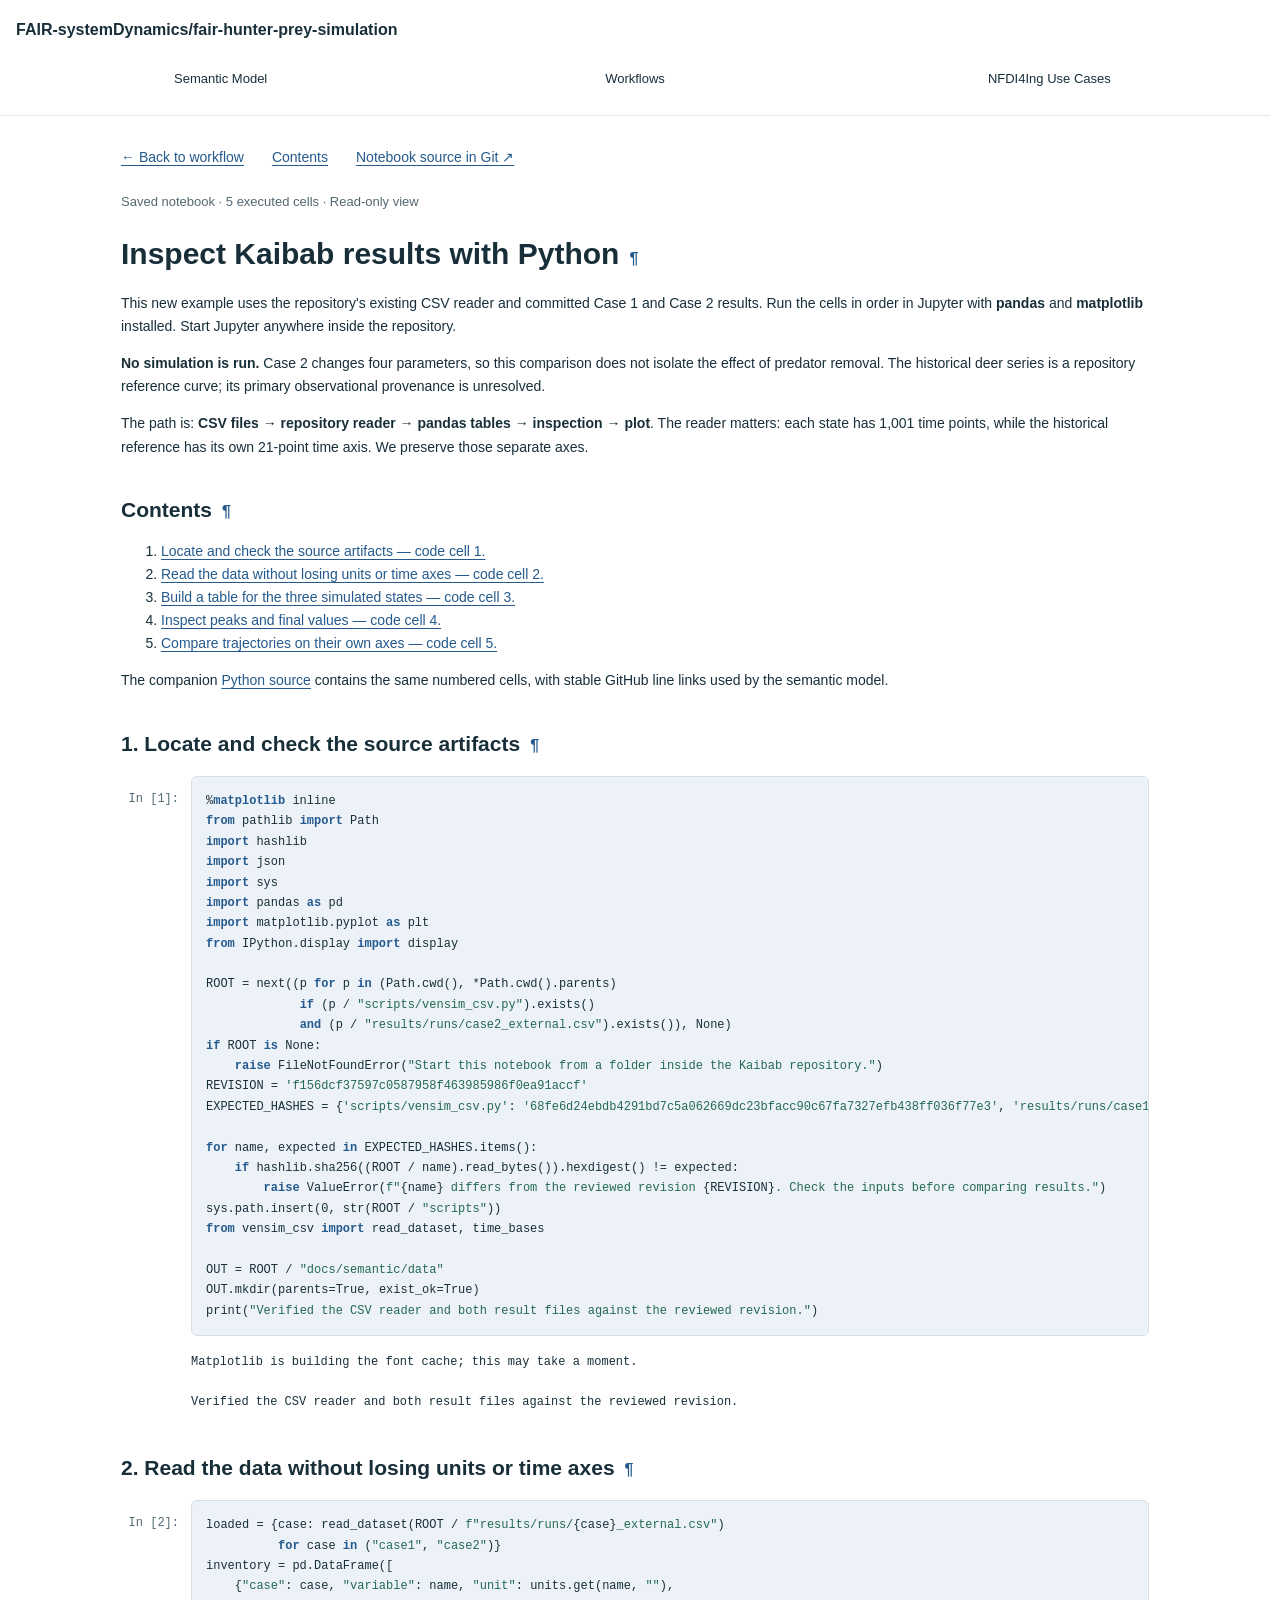
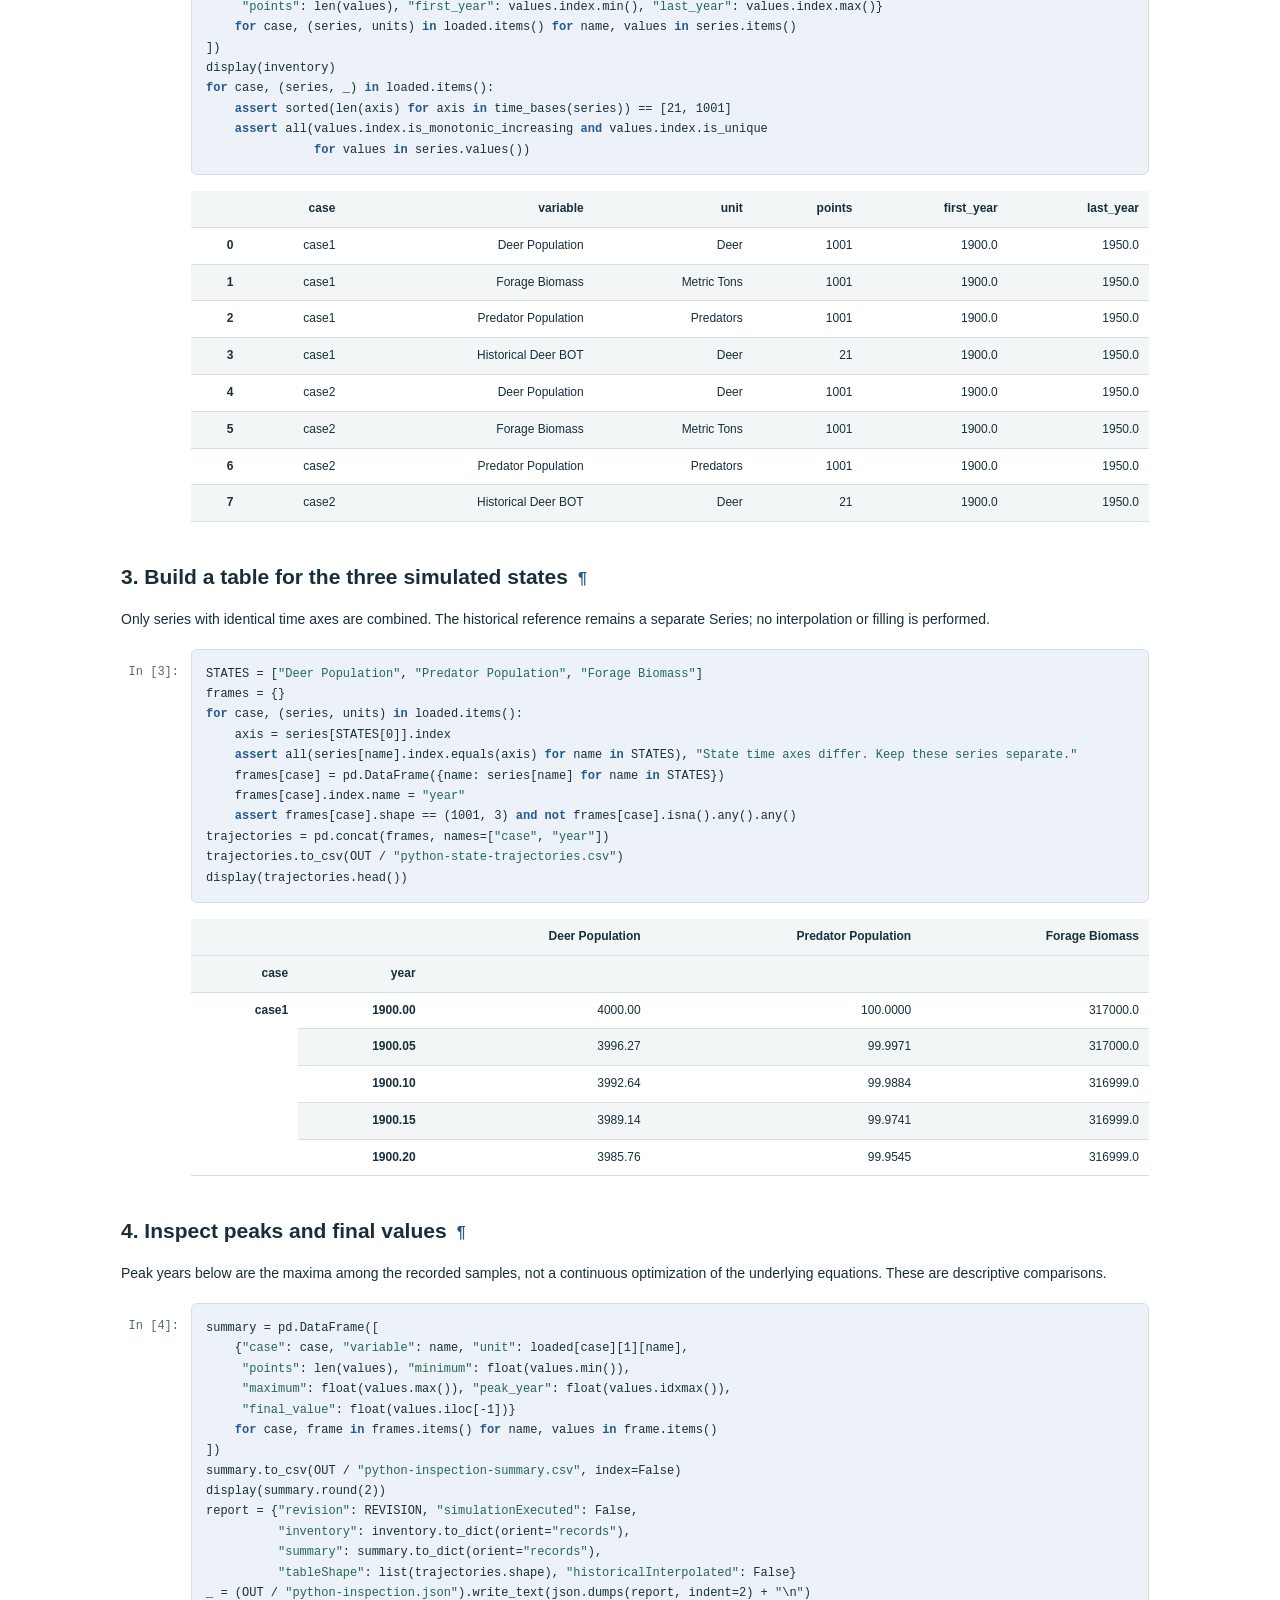
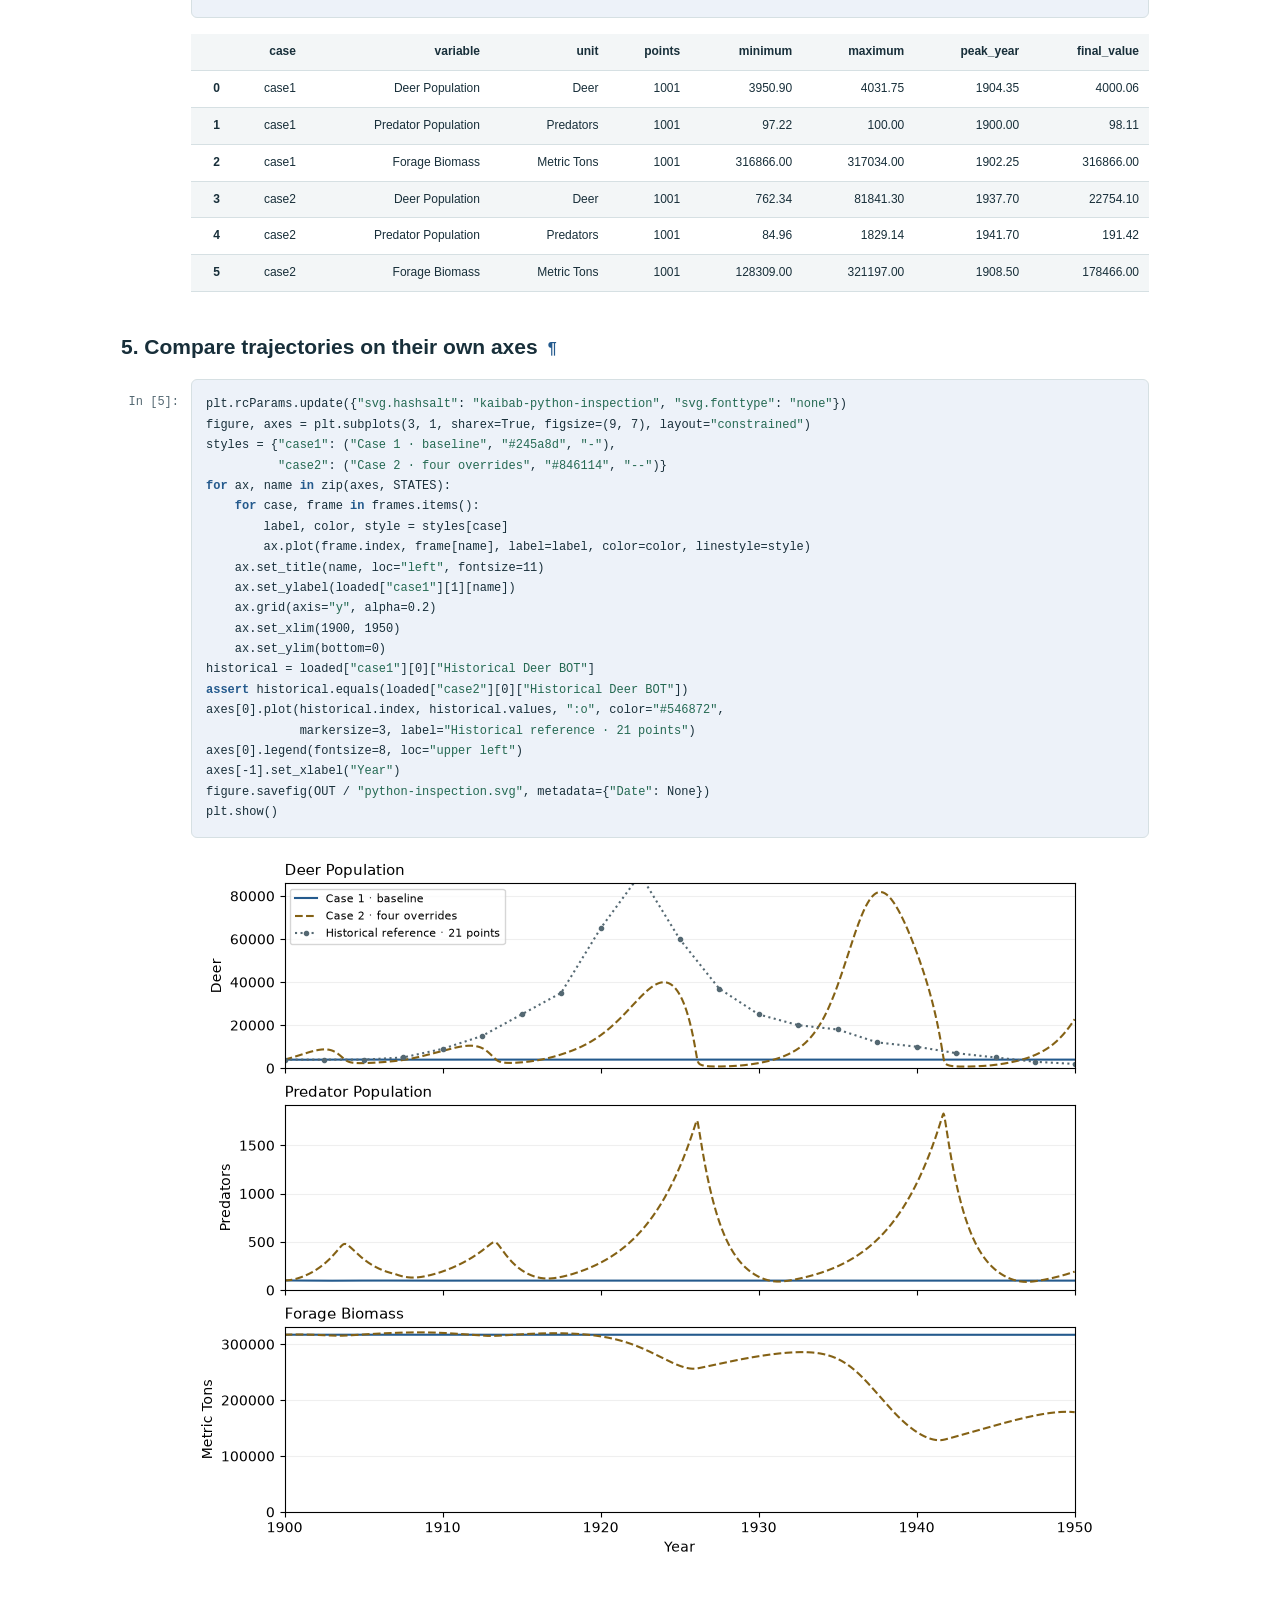
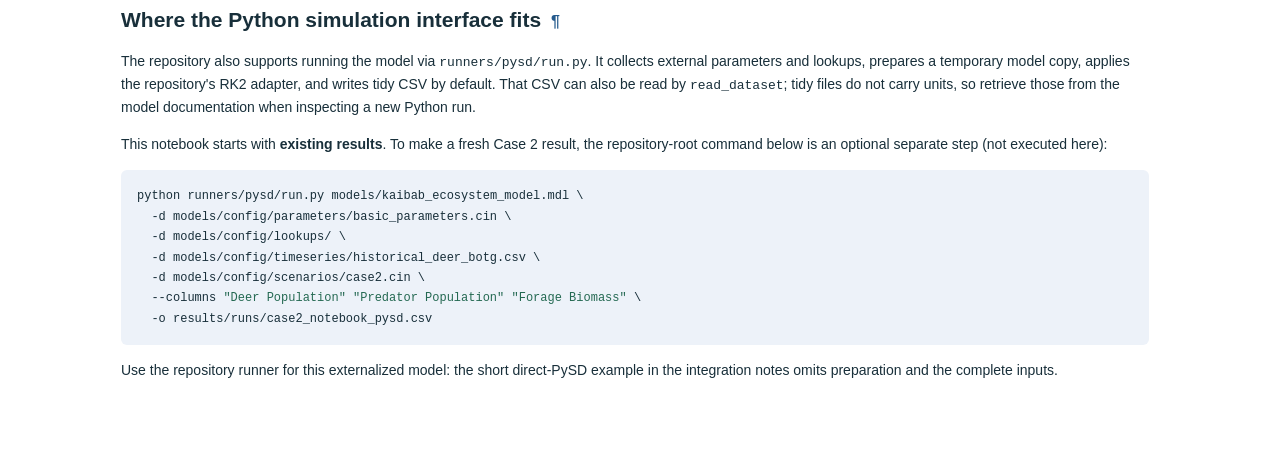
<file: docs/semantic/notebooks/inspect_results.html>
<!doctype html>
<html lang="en" class="document-view">
<head>
<meta charset="utf-8">
<meta name="viewport" content="width=device-width, initial-scale=1">
<title>Inspect Kaibab results with Python — FAIR-systemDynamics/fair-hunter-prey-simulation</title>
<link rel="stylesheet" href="../tokens.css">
<link rel="stylesheet" href="../style.css">
</head>
<body data-view="notebook">
<header>
<a class="brand" href="../index.html#overview">FAIR-systemDynamics/<wbr>fair-hunter-prey-simulation</a>
<nav aria-label="Main navigation"><a href="../index.html#overview">Semantic Model</a><a href="../index.html#workflows">Workflows</a><a href="../index.html#nfdi4ing">NFDI4Ing Use Cases</a></nav>
</header>
<main id="notebook-page">
<nav class="notebook-actions" aria-label="Notebook navigation">
<a href="../index.html#workflow-python-inspection">← Back to workflow</a>
<a href="#Contents">Contents</a>
<a href="https://github.com/FAIR-systemDynamics/fair-hunter-prey-simulation/blob/codex/semantic-workflow-sources/docs/semantic/notebooks/inspect_results.ipynb" target="_blank" rel="noopener noreferrer">Notebook source in Git ↗</a>
</nav>
<p class="notebook-status">Saved notebook · 5 executed cells · Read-only view</p>
<div class="cell border-box-sizing text_cell rendered" id="cell-id=cell-01"><div class="prompt input_prompt">
</div><div class="inner_cell">
<div class="text_cell_render border-box-sizing rendered_html">
<h1 id="Inspect-Kaibab-results-with-Python" tabindex="-1">Inspect Kaibab results with Python<a aria-label="Link to Inspect Kaibab results with Python" class="anchor-link" href="#Inspect-Kaibab-results-with-Python">¶</a></h1><p>This new example uses the repository's existing CSV reader and committed Case 1
and Case 2 results. Run the cells in order in Jupyter with <strong>pandas</strong> and
<strong>matplotlib</strong> installed. Start Jupyter anywhere inside the repository.</p>
<p><strong>No simulation is run.</strong> Case 2 changes four parameters, so this comparison
does not isolate the effect of predator removal. The historical deer series is
a repository reference curve; its primary observational provenance is unresolved.</p>
<p>The path is: <strong>CSV files → repository reader → pandas tables → inspection → plot</strong>.
The reader matters: each state has 1,001 time points, while the historical
reference has its own 21-point time axis. We preserve those separate axes.</p>
<h2 id="Contents" tabindex="-1">Contents<a aria-label="Link to Contents" class="anchor-link" href="#Contents">¶</a></h2><ol>
<li><a href="#1.-Locate-and-check-the-source-artifacts">Locate and check the source artifacts — code cell 1.</a></li>
<li><a href="#2.-Read-the-data-without-losing-units-or-time-axes">Read the data without losing units or time axes — code cell 2.</a></li>
<li><a href="#3.-Build-a-table-for-the-three-simulated-states">Build a table for the three simulated states — code cell 3.</a></li>
<li><a href="#4.-Inspect-peaks-and-final-values">Inspect peaks and final values — code cell 4.</a></li>
<li><a href="#5.-Compare-trajectories-on-their-own-axes">Compare trajectories on their own axes — code cell 5.</a></li>
</ol>
<p>The companion <a href="https://github.com/FAIR-systemDynamics/fair-hunter-prey-simulation/blob/codex/semantic-workflow-sources/docs/semantic/notebooks/inspect_results.py">Python source</a> contains the same numbered
cells, with stable GitHub line links used by the semantic model.</p>
</div>
</div>
</div>
<div class="cell border-box-sizing text_cell rendered" id="cell-id=cell-02"><div class="prompt input_prompt">
</div><div class="inner_cell">
<div class="text_cell_render border-box-sizing rendered_html">
<h2 id="1.-Locate-and-check-the-source-artifacts" tabindex="-1">1. Locate and check the source artifacts<a aria-label="Link to 1. Locate and check the source artifacts" class="anchor-link" href="#1.-Locate-and-check-the-source-artifacts">¶</a></h2>
</div>
</div>
</div>
<div class="cell border-box-sizing code_cell rendered" id="cell-id=cell-03">
<div class="input">
<div class="prompt input_prompt">In [1]:</div>
<div class="inner_cell">
<div aria-label="Code cell 1" class="input_area" role="region" tabindex="0">
<div class="highlight hl-ipython3"><pre><span></span><span class="o">%</span><span class="k">matplotlib</span> inline
<span class="kn">from</span><span class="w"> </span><span class="nn">pathlib</span><span class="w"> </span><span class="kn">import</span> <span class="n">Path</span>
<span class="kn">import</span><span class="w"> </span><span class="nn">hashlib</span>
<span class="kn">import</span><span class="w"> </span><span class="nn">json</span>
<span class="kn">import</span><span class="w"> </span><span class="nn">sys</span>
<span class="kn">import</span><span class="w"> </span><span class="nn">pandas</span><span class="w"> </span><span class="k">as</span><span class="w"> </span><span class="nn">pd</span>
<span class="kn">import</span><span class="w"> </span><span class="nn">matplotlib.pyplot</span><span class="w"> </span><span class="k">as</span><span class="w"> </span><span class="nn">plt</span>
<span class="kn">from</span><span class="w"> </span><span class="nn">IPython.display</span><span class="w"> </span><span class="kn">import</span> <span class="n">display</span>

<span class="n">ROOT</span> <span class="o">=</span> <span class="nb">next</span><span class="p">((</span><span class="n">p</span> <span class="k">for</span> <span class="n">p</span> <span class="ow">in</span> <span class="p">(</span><span class="n">Path</span><span class="o">.</span><span class="n">cwd</span><span class="p">(),</span> <span class="o">*</span><span class="n">Path</span><span class="o">.</span><span class="n">cwd</span><span class="p">()</span><span class="o">.</span><span class="n">parents</span><span class="p">)</span>
             <span class="k">if</span> <span class="p">(</span><span class="n">p</span> <span class="o">/</span> <span class="s2">"scripts/vensim_csv.py"</span><span class="p">)</span><span class="o">.</span><span class="n">exists</span><span class="p">()</span>
             <span class="ow">and</span> <span class="p">(</span><span class="n">p</span> <span class="o">/</span> <span class="s2">"results/runs/case2_external.csv"</span><span class="p">)</span><span class="o">.</span><span class="n">exists</span><span class="p">()),</span> <span class="kc">None</span><span class="p">)</span>
<span class="k">if</span> <span class="n">ROOT</span> <span class="ow">is</span> <span class="kc">None</span><span class="p">:</span>
    <span class="k">raise</span> <span class="ne">FileNotFoundError</span><span class="p">(</span><span class="s2">"Start this notebook from a folder inside the Kaibab repository."</span><span class="p">)</span>
<span class="n">REVISION</span> <span class="o">=</span> <span class="s1">'f156dcf37597c0587958f463985986f0ea91accf'</span>
<span class="n">EXPECTED_HASHES</span> <span class="o">=</span> <span class="p">{</span><span class="s1">'scripts/vensim_csv.py'</span><span class="p">:</span> <span class="s1">'68fe6d24ebdb4291bd7c5a062669dc23bfacc90c67fa7327efb438ff036f77e3'</span><span class="p">,</span> <span class="s1">'results/runs/case1_external.csv'</span><span class="p">:</span> <span class="s1">'850db08ffe3cd3743155069f5e962e60482eba68ce2c7dd30acb645dfa830f2e'</span><span class="p">,</span> <span class="s1">'results/runs/case2_external.csv'</span><span class="p">:</span> <span class="s1">'15cfacf7146a2506b65b526af0572b21dcb1e153b59c2b54e69f876e1efcfb63'</span><span class="p">}</span>

<span class="k">for</span> <span class="n">name</span><span class="p">,</span> <span class="n">expected</span> <span class="ow">in</span> <span class="n">EXPECTED_HASHES</span><span class="o">.</span><span class="n">items</span><span class="p">():</span>
    <span class="k">if</span> <span class="n">hashlib</span><span class="o">.</span><span class="n">sha256</span><span class="p">((</span><span class="n">ROOT</span> <span class="o">/</span> <span class="n">name</span><span class="p">)</span><span class="o">.</span><span class="n">read_bytes</span><span class="p">())</span><span class="o">.</span><span class="n">hexdigest</span><span class="p">()</span> <span class="o">!=</span> <span class="n">expected</span><span class="p">:</span>
        <span class="k">raise</span> <span class="ne">ValueError</span><span class="p">(</span><span class="sa">f</span><span class="s2">"</span><span class="si">{</span><span class="n">name</span><span class="si">}</span><span class="s2"> differs from the reviewed revision </span><span class="si">{</span><span class="n">REVISION</span><span class="si">}</span><span class="s2">. Check the inputs before comparing results."</span><span class="p">)</span>
<span class="n">sys</span><span class="o">.</span><span class="n">path</span><span class="o">.</span><span class="n">insert</span><span class="p">(</span><span class="mi">0</span><span class="p">,</span> <span class="nb">str</span><span class="p">(</span><span class="n">ROOT</span> <span class="o">/</span> <span class="s2">"scripts"</span><span class="p">))</span>
<span class="kn">from</span><span class="w"> </span><span class="nn">vensim_csv</span><span class="w"> </span><span class="kn">import</span> <span class="n">read_dataset</span><span class="p">,</span> <span class="n">time_bases</span>

<span class="n">OUT</span> <span class="o">=</span> <span class="n">ROOT</span> <span class="o">/</span> <span class="s2">"docs/semantic/data"</span>
<span class="n">OUT</span><span class="o">.</span><span class="n">mkdir</span><span class="p">(</span><span class="n">parents</span><span class="o">=</span><span class="kc">True</span><span class="p">,</span> <span class="n">exist_ok</span><span class="o">=</span><span class="kc">True</span><span class="p">)</span>
<span class="nb">print</span><span class="p">(</span><span class="s2">"Verified the CSV reader and both result files against the reviewed revision."</span><span class="p">)</span>
</pre></div>
</div>
</div>
</div>
<div class="output_wrapper">
<div class="output">
<div class="output_area">
<div class="prompt"></div>
<div class="output_subarea output_stream output_stderr output_text">
<pre>Matplotlib is building the font cache; this may take a moment.
</pre>
</div>
</div>
<div class="output_area">
<div class="prompt"></div>
<div class="output_subarea output_stream output_stdout output_text">
<pre>Verified the CSV reader and both result files against the reviewed revision.
</pre>
</div>
</div>
</div>
</div>
</div>
<div class="cell border-box-sizing text_cell rendered" id="cell-id=cell-04"><div class="prompt input_prompt">
</div><div class="inner_cell">
<div class="text_cell_render border-box-sizing rendered_html">
<h2 id="2.-Read-the-data-without-losing-units-or-time-axes" tabindex="-1">2. Read the data without losing units or time axes<a aria-label="Link to 2. Read the data without losing units or time axes" class="anchor-link" href="#2.-Read-the-data-without-losing-units-or-time-axes">¶</a></h2>
</div>
</div>
</div>
<div class="cell border-box-sizing code_cell rendered" id="cell-id=cell-05">
<div class="input">
<div class="prompt input_prompt">In [2]:</div>
<div class="inner_cell">
<div aria-label="Code cell 2" class="input_area" role="region" tabindex="0">
<div class="highlight hl-ipython3"><pre><span></span><span class="n">loaded</span> <span class="o">=</span> <span class="p">{</span><span class="n">case</span><span class="p">:</span> <span class="n">read_dataset</span><span class="p">(</span><span class="n">ROOT</span> <span class="o">/</span> <span class="sa">f</span><span class="s2">"results/runs/</span><span class="si">{</span><span class="n">case</span><span class="si">}</span><span class="s2">_external.csv"</span><span class="p">)</span>
          <span class="k">for</span> <span class="n">case</span> <span class="ow">in</span> <span class="p">(</span><span class="s2">"case1"</span><span class="p">,</span> <span class="s2">"case2"</span><span class="p">)}</span>
<span class="n">inventory</span> <span class="o">=</span> <span class="n">pd</span><span class="o">.</span><span class="n">DataFrame</span><span class="p">([</span>
    <span class="p">{</span><span class="s2">"case"</span><span class="p">:</span> <span class="n">case</span><span class="p">,</span> <span class="s2">"variable"</span><span class="p">:</span> <span class="n">name</span><span class="p">,</span> <span class="s2">"unit"</span><span class="p">:</span> <span class="n">units</span><span class="o">.</span><span class="n">get</span><span class="p">(</span><span class="n">name</span><span class="p">,</span> <span class="s2">""</span><span class="p">),</span>
     <span class="s2">"points"</span><span class="p">:</span> <span class="nb">len</span><span class="p">(</span><span class="n">values</span><span class="p">),</span> <span class="s2">"first_year"</span><span class="p">:</span> <span class="n">values</span><span class="o">.</span><span class="n">index</span><span class="o">.</span><span class="n">min</span><span class="p">(),</span> <span class="s2">"last_year"</span><span class="p">:</span> <span class="n">values</span><span class="o">.</span><span class="n">index</span><span class="o">.</span><span class="n">max</span><span class="p">()}</span>
    <span class="k">for</span> <span class="n">case</span><span class="p">,</span> <span class="p">(</span><span class="n">series</span><span class="p">,</span> <span class="n">units</span><span class="p">)</span> <span class="ow">in</span> <span class="n">loaded</span><span class="o">.</span><span class="n">items</span><span class="p">()</span> <span class="k">for</span> <span class="n">name</span><span class="p">,</span> <span class="n">values</span> <span class="ow">in</span> <span class="n">series</span><span class="o">.</span><span class="n">items</span><span class="p">()</span>
<span class="p">])</span>
<span class="n">display</span><span class="p">(</span><span class="n">inventory</span><span class="p">)</span>
<span class="k">for</span> <span class="n">case</span><span class="p">,</span> <span class="p">(</span><span class="n">series</span><span class="p">,</span> <span class="n">_</span><span class="p">)</span> <span class="ow">in</span> <span class="n">loaded</span><span class="o">.</span><span class="n">items</span><span class="p">():</span>
    <span class="k">assert</span> <span class="nb">sorted</span><span class="p">(</span><span class="nb">len</span><span class="p">(</span><span class="n">axis</span><span class="p">)</span> <span class="k">for</span> <span class="n">axis</span> <span class="ow">in</span> <span class="n">time_bases</span><span class="p">(</span><span class="n">series</span><span class="p">))</span> <span class="o">==</span> <span class="p">[</span><span class="mi">21</span><span class="p">,</span> <span class="mi">1001</span><span class="p">]</span>
    <span class="k">assert</span> <span class="nb">all</span><span class="p">(</span><span class="n">values</span><span class="o">.</span><span class="n">index</span><span class="o">.</span><span class="n">is_monotonic_increasing</span> <span class="ow">and</span> <span class="n">values</span><span class="o">.</span><span class="n">index</span><span class="o">.</span><span class="n">is_unique</span>
               <span class="k">for</span> <span class="n">values</span> <span class="ow">in</span> <span class="n">series</span><span class="o">.</span><span class="n">values</span><span class="p">())</span>
</pre></div>
</div>
</div>
</div>
<div class="output_wrapper">
<div class="output">
<div class="output_area">
<div class="prompt"></div>
<div aria-label="Saved output for cell 2" class="output_html rendered_html output_subarea" role="region" tabindex="0"><div>
<style scoped="">
    .dataframe tbody tr th:only-of-type {
        vertical-align: middle;
    }

    .dataframe tbody tr th {
        vertical-align: top;
    }

    .dataframe thead th {
        text-align: right;
    }
</style>
<table aria-label="2. Read the data without losing units or time axes" border="1" class="dataframe">
<thead>
<tr style="text-align: right;">
<th></th>
<th>case</th>
<th>variable</th>
<th>unit</th>
<th>points</th>
<th>first_year</th>
<th>last_year</th>
</tr>
</thead>
<tbody>
<tr>
<th>0</th>
<td>case1</td>
<td>Deer Population</td>
<td>Deer</td>
<td>1001</td>
<td>1900.0</td>
<td>1950.0</td>
</tr>
<tr>
<th>1</th>
<td>case1</td>
<td>Forage Biomass</td>
<td>Metric Tons</td>
<td>1001</td>
<td>1900.0</td>
<td>1950.0</td>
</tr>
<tr>
<th>2</th>
<td>case1</td>
<td>Predator Population</td>
<td>Predators</td>
<td>1001</td>
<td>1900.0</td>
<td>1950.0</td>
</tr>
<tr>
<th>3</th>
<td>case1</td>
<td>Historical Deer BOT</td>
<td>Deer</td>
<td>21</td>
<td>1900.0</td>
<td>1950.0</td>
</tr>
<tr>
<th>4</th>
<td>case2</td>
<td>Deer Population</td>
<td>Deer</td>
<td>1001</td>
<td>1900.0</td>
<td>1950.0</td>
</tr>
<tr>
<th>5</th>
<td>case2</td>
<td>Forage Biomass</td>
<td>Metric Tons</td>
<td>1001</td>
<td>1900.0</td>
<td>1950.0</td>
</tr>
<tr>
<th>6</th>
<td>case2</td>
<td>Predator Population</td>
<td>Predators</td>
<td>1001</td>
<td>1900.0</td>
<td>1950.0</td>
</tr>
<tr>
<th>7</th>
<td>case2</td>
<td>Historical Deer BOT</td>
<td>Deer</td>
<td>21</td>
<td>1900.0</td>
<td>1950.0</td>
</tr>
</tbody>
</table>
</div></div>
</div>
</div>
</div>
</div>
<div class="cell border-box-sizing text_cell rendered" id="cell-id=cell-06"><div class="prompt input_prompt">
</div><div class="inner_cell">
<div class="text_cell_render border-box-sizing rendered_html">
<h2 id="3.-Build-a-table-for-the-three-simulated-states" tabindex="-1">3. Build a table for the three simulated states<a aria-label="Link to 3. Build a table for the three simulated states" class="anchor-link" href="#3.-Build-a-table-for-the-three-simulated-states">¶</a></h2><p>Only series with identical time axes are combined. The historical reference
remains a separate Series; no interpolation or filling is performed.</p>
</div>
</div>
</div>
<div class="cell border-box-sizing code_cell rendered" id="cell-id=cell-07">
<div class="input">
<div class="prompt input_prompt">In [3]:</div>
<div class="inner_cell">
<div aria-label="Code cell 3" class="input_area" role="region" tabindex="0">
<div class="highlight hl-ipython3"><pre><span></span><span class="n">STATES</span> <span class="o">=</span> <span class="p">[</span><span class="s2">"Deer Population"</span><span class="p">,</span> <span class="s2">"Predator Population"</span><span class="p">,</span> <span class="s2">"Forage Biomass"</span><span class="p">]</span>
<span class="n">frames</span> <span class="o">=</span> <span class="p">{}</span>
<span class="k">for</span> <span class="n">case</span><span class="p">,</span> <span class="p">(</span><span class="n">series</span><span class="p">,</span> <span class="n">units</span><span class="p">)</span> <span class="ow">in</span> <span class="n">loaded</span><span class="o">.</span><span class="n">items</span><span class="p">():</span>
    <span class="n">axis</span> <span class="o">=</span> <span class="n">series</span><span class="p">[</span><span class="n">STATES</span><span class="p">[</span><span class="mi">0</span><span class="p">]]</span><span class="o">.</span><span class="n">index</span>
    <span class="k">assert</span> <span class="nb">all</span><span class="p">(</span><span class="n">series</span><span class="p">[</span><span class="n">name</span><span class="p">]</span><span class="o">.</span><span class="n">index</span><span class="o">.</span><span class="n">equals</span><span class="p">(</span><span class="n">axis</span><span class="p">)</span> <span class="k">for</span> <span class="n">name</span> <span class="ow">in</span> <span class="n">STATES</span><span class="p">),</span> <span class="s2">"State time axes differ. Keep these series separate."</span>
    <span class="n">frames</span><span class="p">[</span><span class="n">case</span><span class="p">]</span> <span class="o">=</span> <span class="n">pd</span><span class="o">.</span><span class="n">DataFrame</span><span class="p">({</span><span class="n">name</span><span class="p">:</span> <span class="n">series</span><span class="p">[</span><span class="n">name</span><span class="p">]</span> <span class="k">for</span> <span class="n">name</span> <span class="ow">in</span> <span class="n">STATES</span><span class="p">})</span>
    <span class="n">frames</span><span class="p">[</span><span class="n">case</span><span class="p">]</span><span class="o">.</span><span class="n">index</span><span class="o">.</span><span class="n">name</span> <span class="o">=</span> <span class="s2">"year"</span>
    <span class="k">assert</span> <span class="n">frames</span><span class="p">[</span><span class="n">case</span><span class="p">]</span><span class="o">.</span><span class="n">shape</span> <span class="o">==</span> <span class="p">(</span><span class="mi">1001</span><span class="p">,</span> <span class="mi">3</span><span class="p">)</span> <span class="ow">and</span> <span class="ow">not</span> <span class="n">frames</span><span class="p">[</span><span class="n">case</span><span class="p">]</span><span class="o">.</span><span class="n">isna</span><span class="p">()</span><span class="o">.</span><span class="n">any</span><span class="p">()</span><span class="o">.</span><span class="n">any</span><span class="p">()</span>
<span class="n">trajectories</span> <span class="o">=</span> <span class="n">pd</span><span class="o">.</span><span class="n">concat</span><span class="p">(</span><span class="n">frames</span><span class="p">,</span> <span class="n">names</span><span class="o">=</span><span class="p">[</span><span class="s2">"case"</span><span class="p">,</span> <span class="s2">"year"</span><span class="p">])</span>
<span class="n">trajectories</span><span class="o">.</span><span class="n">to_csv</span><span class="p">(</span><span class="n">OUT</span> <span class="o">/</span> <span class="s2">"python-state-trajectories.csv"</span><span class="p">)</span>
<span class="n">display</span><span class="p">(</span><span class="n">trajectories</span><span class="o">.</span><span class="n">head</span><span class="p">())</span>
</pre></div>
</div>
</div>
</div>
<div class="output_wrapper">
<div class="output">
<div class="output_area">
<div class="prompt"></div>
<div aria-label="Saved output for cell 3" class="output_html rendered_html output_subarea" role="region" tabindex="0"><div>
<style scoped="">
    .dataframe tbody tr th:only-of-type {
        vertical-align: middle;
    }

    .dataframe tbody tr th {
        vertical-align: top;
    }

    .dataframe thead th {
        text-align: right;
    }
</style>
<table aria-label="3. Build a table for the three simulated states" border="1" class="dataframe">
<thead>
<tr style="text-align: right;">
<th></th>
<th></th>
<th>Deer Population</th>
<th>Predator Population</th>
<th>Forage Biomass</th>
</tr>
<tr>
<th>case</th>
<th>year</th>
<th></th>
<th></th>
<th></th>
</tr>
</thead>
<tbody>
<tr>
<th rowspan="5" valign="top">case1</th>
<th>1900.00</th>
<td>4000.00</td>
<td>100.0000</td>
<td>317000.0</td>
</tr>
<tr>
<th>1900.05</th>
<td>3996.27</td>
<td>99.9971</td>
<td>317000.0</td>
</tr>
<tr>
<th>1900.10</th>
<td>3992.64</td>
<td>99.9884</td>
<td>316999.0</td>
</tr>
<tr>
<th>1900.15</th>
<td>3989.14</td>
<td>99.9741</td>
<td>316999.0</td>
</tr>
<tr>
<th>1900.20</th>
<td>3985.76</td>
<td>99.9545</td>
<td>316999.0</td>
</tr>
</tbody>
</table>
</div></div>
</div>
</div>
</div>
</div>
<div class="cell border-box-sizing text_cell rendered" id="cell-id=cell-08"><div class="prompt input_prompt">
</div><div class="inner_cell">
<div class="text_cell_render border-box-sizing rendered_html">
<h2 id="4.-Inspect-peaks-and-final-values" tabindex="-1">4. Inspect peaks and final values<a aria-label="Link to 4. Inspect peaks and final values" class="anchor-link" href="#4.-Inspect-peaks-and-final-values">¶</a></h2><p>Peak years below are the maxima among the recorded samples, not a continuous
optimization of the underlying equations. These are descriptive comparisons.</p>
</div>
</div>
</div>
<div class="cell border-box-sizing code_cell rendered" id="cell-id=cell-09">
<div class="input">
<div class="prompt input_prompt">In [4]:</div>
<div class="inner_cell">
<div aria-label="Code cell 4" class="input_area" role="region" tabindex="0">
<div class="highlight hl-ipython3"><pre><span></span><span class="n">summary</span> <span class="o">=</span> <span class="n">pd</span><span class="o">.</span><span class="n">DataFrame</span><span class="p">([</span>
    <span class="p">{</span><span class="s2">"case"</span><span class="p">:</span> <span class="n">case</span><span class="p">,</span> <span class="s2">"variable"</span><span class="p">:</span> <span class="n">name</span><span class="p">,</span> <span class="s2">"unit"</span><span class="p">:</span> <span class="n">loaded</span><span class="p">[</span><span class="n">case</span><span class="p">][</span><span class="mi">1</span><span class="p">][</span><span class="n">name</span><span class="p">],</span>
     <span class="s2">"points"</span><span class="p">:</span> <span class="nb">len</span><span class="p">(</span><span class="n">values</span><span class="p">),</span> <span class="s2">"minimum"</span><span class="p">:</span> <span class="nb">float</span><span class="p">(</span><span class="n">values</span><span class="o">.</span><span class="n">min</span><span class="p">()),</span>
     <span class="s2">"maximum"</span><span class="p">:</span> <span class="nb">float</span><span class="p">(</span><span class="n">values</span><span class="o">.</span><span class="n">max</span><span class="p">()),</span> <span class="s2">"peak_year"</span><span class="p">:</span> <span class="nb">float</span><span class="p">(</span><span class="n">values</span><span class="o">.</span><span class="n">idxmax</span><span class="p">()),</span>
     <span class="s2">"final_value"</span><span class="p">:</span> <span class="nb">float</span><span class="p">(</span><span class="n">values</span><span class="o">.</span><span class="n">iloc</span><span class="p">[</span><span class="o">-</span><span class="mi">1</span><span class="p">])}</span>
    <span class="k">for</span> <span class="n">case</span><span class="p">,</span> <span class="n">frame</span> <span class="ow">in</span> <span class="n">frames</span><span class="o">.</span><span class="n">items</span><span class="p">()</span> <span class="k">for</span> <span class="n">name</span><span class="p">,</span> <span class="n">values</span> <span class="ow">in</span> <span class="n">frame</span><span class="o">.</span><span class="n">items</span><span class="p">()</span>
<span class="p">])</span>
<span class="n">summary</span><span class="o">.</span><span class="n">to_csv</span><span class="p">(</span><span class="n">OUT</span> <span class="o">/</span> <span class="s2">"python-inspection-summary.csv"</span><span class="p">,</span> <span class="n">index</span><span class="o">=</span><span class="kc">False</span><span class="p">)</span>
<span class="n">display</span><span class="p">(</span><span class="n">summary</span><span class="o">.</span><span class="n">round</span><span class="p">(</span><span class="mi">2</span><span class="p">))</span>
<span class="n">report</span> <span class="o">=</span> <span class="p">{</span><span class="s2">"revision"</span><span class="p">:</span> <span class="n">REVISION</span><span class="p">,</span> <span class="s2">"simulationExecuted"</span><span class="p">:</span> <span class="kc">False</span><span class="p">,</span>
          <span class="s2">"inventory"</span><span class="p">:</span> <span class="n">inventory</span><span class="o">.</span><span class="n">to_dict</span><span class="p">(</span><span class="n">orient</span><span class="o">=</span><span class="s2">"records"</span><span class="p">),</span>
          <span class="s2">"summary"</span><span class="p">:</span> <span class="n">summary</span><span class="o">.</span><span class="n">to_dict</span><span class="p">(</span><span class="n">orient</span><span class="o">=</span><span class="s2">"records"</span><span class="p">),</span>
          <span class="s2">"tableShape"</span><span class="p">:</span> <span class="nb">list</span><span class="p">(</span><span class="n">trajectories</span><span class="o">.</span><span class="n">shape</span><span class="p">),</span> <span class="s2">"historicalInterpolated"</span><span class="p">:</span> <span class="kc">False</span><span class="p">}</span>
<span class="n">_</span> <span class="o">=</span> <span class="p">(</span><span class="n">OUT</span> <span class="o">/</span> <span class="s2">"python-inspection.json"</span><span class="p">)</span><span class="o">.</span><span class="n">write_text</span><span class="p">(</span><span class="n">json</span><span class="o">.</span><span class="n">dumps</span><span class="p">(</span><span class="n">report</span><span class="p">,</span> <span class="n">indent</span><span class="o">=</span><span class="mi">2</span><span class="p">)</span> <span class="o">+</span> <span class="s2">"</span><span class="se">\n</span><span class="s2">"</span><span class="p">)</span>
</pre></div>
</div>
</div>
</div>
<div class="output_wrapper">
<div class="output">
<div class="output_area">
<div class="prompt"></div>
<div aria-label="Saved output for cell 4" class="output_html rendered_html output_subarea" role="region" tabindex="0"><div>
<style scoped="">
    .dataframe tbody tr th:only-of-type {
        vertical-align: middle;
    }

    .dataframe tbody tr th {
        vertical-align: top;
    }

    .dataframe thead th {
        text-align: right;
    }
</style>
<table aria-label="4. Inspect peaks and final values" border="1" class="dataframe">
<thead>
<tr style="text-align: right;">
<th></th>
<th>case</th>
<th>variable</th>
<th>unit</th>
<th>points</th>
<th>minimum</th>
<th>maximum</th>
<th>peak_year</th>
<th>final_value</th>
</tr>
</thead>
<tbody>
<tr>
<th>0</th>
<td>case1</td>
<td>Deer Population</td>
<td>Deer</td>
<td>1001</td>
<td>3950.90</td>
<td>4031.75</td>
<td>1904.35</td>
<td>4000.06</td>
</tr>
<tr>
<th>1</th>
<td>case1</td>
<td>Predator Population</td>
<td>Predators</td>
<td>1001</td>
<td>97.22</td>
<td>100.00</td>
<td>1900.00</td>
<td>98.11</td>
</tr>
<tr>
<th>2</th>
<td>case1</td>
<td>Forage Biomass</td>
<td>Metric Tons</td>
<td>1001</td>
<td>316866.00</td>
<td>317034.00</td>
<td>1902.25</td>
<td>316866.00</td>
</tr>
<tr>
<th>3</th>
<td>case2</td>
<td>Deer Population</td>
<td>Deer</td>
<td>1001</td>
<td>762.34</td>
<td>81841.30</td>
<td>1937.70</td>
<td>22754.10</td>
</tr>
<tr>
<th>4</th>
<td>case2</td>
<td>Predator Population</td>
<td>Predators</td>
<td>1001</td>
<td>84.96</td>
<td>1829.14</td>
<td>1941.70</td>
<td>191.42</td>
</tr>
<tr>
<th>5</th>
<td>case2</td>
<td>Forage Biomass</td>
<td>Metric Tons</td>
<td>1001</td>
<td>128309.00</td>
<td>321197.00</td>
<td>1908.50</td>
<td>178466.00</td>
</tr>
</tbody>
</table>
</div></div>
</div>
</div>
</div>
</div>
<div class="cell border-box-sizing text_cell rendered" id="cell-id=cell-10"><div class="prompt input_prompt">
</div><div class="inner_cell">
<div class="text_cell_render border-box-sizing rendered_html">
<h2 id="5.-Compare-trajectories-on-their-own-axes" tabindex="-1">5. Compare trajectories on their own axes<a aria-label="Link to 5. Compare trajectories on their own axes" class="anchor-link" href="#5.-Compare-trajectories-on-their-own-axes">¶</a></h2>
</div>
</div>
</div>
<div class="cell border-box-sizing code_cell rendered" id="cell-id=cell-11">
<div class="input">
<div class="prompt input_prompt">In [5]:</div>
<div class="inner_cell">
<div aria-label="Code cell 5" class="input_area" role="region" tabindex="0">
<div class="highlight hl-ipython3"><pre><span></span><span class="n">plt</span><span class="o">.</span><span class="n">rcParams</span><span class="o">.</span><span class="n">update</span><span class="p">({</span><span class="s2">"svg.hashsalt"</span><span class="p">:</span> <span class="s2">"kaibab-python-inspection"</span><span class="p">,</span> <span class="s2">"svg.fonttype"</span><span class="p">:</span> <span class="s2">"none"</span><span class="p">})</span>
<span class="n">figure</span><span class="p">,</span> <span class="n">axes</span> <span class="o">=</span> <span class="n">plt</span><span class="o">.</span><span class="n">subplots</span><span class="p">(</span><span class="mi">3</span><span class="p">,</span> <span class="mi">1</span><span class="p">,</span> <span class="n">sharex</span><span class="o">=</span><span class="kc">True</span><span class="p">,</span> <span class="n">figsize</span><span class="o">=</span><span class="p">(</span><span class="mi">9</span><span class="p">,</span> <span class="mi">7</span><span class="p">),</span> <span class="n">layout</span><span class="o">=</span><span class="s2">"constrained"</span><span class="p">)</span>
<span class="n">styles</span> <span class="o">=</span> <span class="p">{</span><span class="s2">"case1"</span><span class="p">:</span> <span class="p">(</span><span class="s2">"Case 1 · baseline"</span><span class="p">,</span> <span class="s2">"#245a8d"</span><span class="p">,</span> <span class="s2">"-"</span><span class="p">),</span>
          <span class="s2">"case2"</span><span class="p">:</span> <span class="p">(</span><span class="s2">"Case 2 · four overrides"</span><span class="p">,</span> <span class="s2">"#846114"</span><span class="p">,</span> <span class="s2">"--"</span><span class="p">)}</span>
<span class="k">for</span> <span class="n">ax</span><span class="p">,</span> <span class="n">name</span> <span class="ow">in</span> <span class="nb">zip</span><span class="p">(</span><span class="n">axes</span><span class="p">,</span> <span class="n">STATES</span><span class="p">):</span>
    <span class="k">for</span> <span class="n">case</span><span class="p">,</span> <span class="n">frame</span> <span class="ow">in</span> <span class="n">frames</span><span class="o">.</span><span class="n">items</span><span class="p">():</span>
        <span class="n">label</span><span class="p">,</span> <span class="n">color</span><span class="p">,</span> <span class="n">style</span> <span class="o">=</span> <span class="n">styles</span><span class="p">[</span><span class="n">case</span><span class="p">]</span>
        <span class="n">ax</span><span class="o">.</span><span class="n">plot</span><span class="p">(</span><span class="n">frame</span><span class="o">.</span><span class="n">index</span><span class="p">,</span> <span class="n">frame</span><span class="p">[</span><span class="n">name</span><span class="p">],</span> <span class="n">label</span><span class="o">=</span><span class="n">label</span><span class="p">,</span> <span class="n">color</span><span class="o">=</span><span class="n">color</span><span class="p">,</span> <span class="n">linestyle</span><span class="o">=</span><span class="n">style</span><span class="p">)</span>
    <span class="n">ax</span><span class="o">.</span><span class="n">set_title</span><span class="p">(</span><span class="n">name</span><span class="p">,</span> <span class="n">loc</span><span class="o">=</span><span class="s2">"left"</span><span class="p">,</span> <span class="n">fontsize</span><span class="o">=</span><span class="mi">11</span><span class="p">)</span>
    <span class="n">ax</span><span class="o">.</span><span class="n">set_ylabel</span><span class="p">(</span><span class="n">loaded</span><span class="p">[</span><span class="s2">"case1"</span><span class="p">][</span><span class="mi">1</span><span class="p">][</span><span class="n">name</span><span class="p">])</span>
    <span class="n">ax</span><span class="o">.</span><span class="n">grid</span><span class="p">(</span><span class="n">axis</span><span class="o">=</span><span class="s2">"y"</span><span class="p">,</span> <span class="n">alpha</span><span class="o">=</span><span class="mf">0.2</span><span class="p">)</span>
    <span class="n">ax</span><span class="o">.</span><span class="n">set_xlim</span><span class="p">(</span><span class="mi">1900</span><span class="p">,</span> <span class="mi">1950</span><span class="p">)</span>
    <span class="n">ax</span><span class="o">.</span><span class="n">set_ylim</span><span class="p">(</span><span class="n">bottom</span><span class="o">=</span><span class="mi">0</span><span class="p">)</span>
<span class="n">historical</span> <span class="o">=</span> <span class="n">loaded</span><span class="p">[</span><span class="s2">"case1"</span><span class="p">][</span><span class="mi">0</span><span class="p">][</span><span class="s2">"Historical Deer BOT"</span><span class="p">]</span>
<span class="k">assert</span> <span class="n">historical</span><span class="o">.</span><span class="n">equals</span><span class="p">(</span><span class="n">loaded</span><span class="p">[</span><span class="s2">"case2"</span><span class="p">][</span><span class="mi">0</span><span class="p">][</span><span class="s2">"Historical Deer BOT"</span><span class="p">])</span>
<span class="n">axes</span><span class="p">[</span><span class="mi">0</span><span class="p">]</span><span class="o">.</span><span class="n">plot</span><span class="p">(</span><span class="n">historical</span><span class="o">.</span><span class="n">index</span><span class="p">,</span> <span class="n">historical</span><span class="o">.</span><span class="n">values</span><span class="p">,</span> <span class="s2">":o"</span><span class="p">,</span> <span class="n">color</span><span class="o">=</span><span class="s2">"#546872"</span><span class="p">,</span>
             <span class="n">markersize</span><span class="o">=</span><span class="mi">3</span><span class="p">,</span> <span class="n">label</span><span class="o">=</span><span class="s2">"Historical reference · 21 points"</span><span class="p">)</span>
<span class="n">axes</span><span class="p">[</span><span class="mi">0</span><span class="p">]</span><span class="o">.</span><span class="n">legend</span><span class="p">(</span><span class="n">fontsize</span><span class="o">=</span><span class="mi">8</span><span class="p">,</span> <span class="n">loc</span><span class="o">=</span><span class="s2">"upper left"</span><span class="p">)</span>
<span class="n">axes</span><span class="p">[</span><span class="o">-</span><span class="mi">1</span><span class="p">]</span><span class="o">.</span><span class="n">set_xlabel</span><span class="p">(</span><span class="s2">"Year"</span><span class="p">)</span>
<span class="n">figure</span><span class="o">.</span><span class="n">savefig</span><span class="p">(</span><span class="n">OUT</span> <span class="o">/</span> <span class="s2">"python-inspection.svg"</span><span class="p">,</span> <span class="n">metadata</span><span class="o">=</span><span class="p">{</span><span class="s2">"Date"</span><span class="p">:</span> <span class="kc">None</span><span class="p">})</span>
<span class="n">plt</span><span class="o">.</span><span class="n">show</span><span class="p">()</span>
</pre></div>
</div>
</div>
</div>
<div class="output_wrapper">
<div class="output">
<div class="output_area">
<div class="prompt"></div>
<div class="output_png output_subarea">
<img alt="Case 1 and Case 2 trajectories for deer, predators and forage; the historical deer reference retains its own time axis." height="711" src="[data-uri]" width="911"/>
</div>
</div>
</div>
</div>
</div>
<div class="cell border-box-sizing text_cell rendered" id="cell-id=cell-12"><div class="prompt input_prompt">
</div><div class="inner_cell">
<div class="text_cell_render border-box-sizing rendered_html">
<h2 id="Where-the-Python-simulation-interface-fits" tabindex="-1">Where the Python simulation interface fits<a aria-label="Link to Where the Python simulation interface fits" class="anchor-link" href="#Where-the-Python-simulation-interface-fits">¶</a></h2><p>The repository also supports running the model via <code>runners/pysd/run.py</code>.
It collects external parameters and lookups, prepares a temporary model copy,
applies the repository's RK2 adapter, and writes tidy CSV by default. That CSV
can also be read by <code>read_dataset</code>; tidy files do not carry units, so retrieve
those from the model documentation when inspecting a new Python run.</p>
<p>This notebook starts with <strong>existing results</strong>. To make a fresh Case 2 result,
the repository-root command below is an optional separate step (not executed here):</p>
<div class="highlight"><pre><span></span>python<span class="w"> </span>runners/pysd/run.py<span class="w"> </span>models/kaibab_ecosystem_model.mdl<span class="w"> </span><span class="se">\</span>
<span class="w">  </span>-d<span class="w"> </span>models/config/parameters/basic_parameters.cin<span class="w"> </span><span class="se">\</span>
<span class="w">  </span>-d<span class="w"> </span>models/config/lookups/<span class="w"> </span><span class="se">\</span>
<span class="w">  </span>-d<span class="w"> </span>models/config/timeseries/historical_deer_botg.csv<span class="w"> </span><span class="se">\</span>
<span class="w">  </span>-d<span class="w"> </span>models/config/scenarios/case2.cin<span class="w"> </span><span class="se">\</span>
<span class="w">  </span>--columns<span class="w"> </span><span class="s2">"Deer Population"</span><span class="w"> </span><span class="s2">"Predator Population"</span><span class="w"> </span><span class="s2">"Forage Biomass"</span><span class="w"> </span><span class="se">\</span>
<span class="w">  </span>-o<span class="w"> </span>results/runs/case2_notebook_pysd.csv
</pre></div>
<p>Use the repository runner for this externalized model: the short direct-PySD
example in the integration notes omits preparation and the complete inputs.</p>
</div>
</div>
</div>

</main>
</body>
</html>
</file>
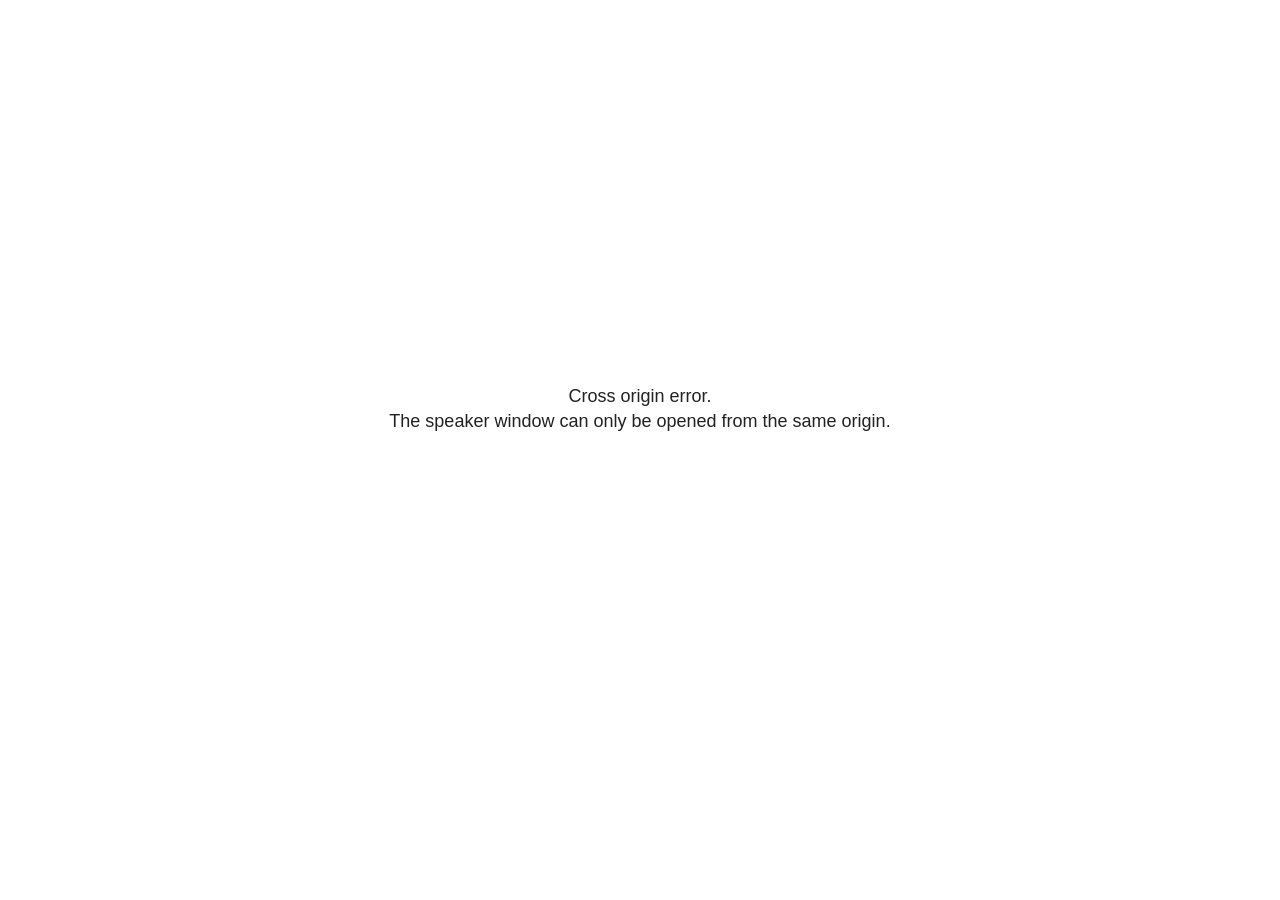
<file: docs/slides/vendor/reveal/plugin/notes/speaker-view.html>
<!--
	NOTE: You need to build the notes plugin after making changes to this file.
-->
<html lang="en">
	<head>
		<meta charset="utf-8">

		<title>reveal.js - Speaker View</title>

		<style>
			body {
				font-family: Helvetica;
				font-size: 18px;
			}

			#current-slide,
			#upcoming-slide,
			#speaker-controls {
				padding: 6px;
				box-sizing: border-box;
				-moz-box-sizing: border-box;
			}

			#current-slide iframe,
			#upcoming-slide iframe {
				width: 100%;
				height: 100%;
				border: 1px solid #ddd;
			}

			#current-slide .label,
			#upcoming-slide .label {
				position: absolute;
				top: 10px;
				left: 10px;
				z-index: 2;
			}

			#connection-status {
				position: absolute;
				top: 0;
				left: 0;
				width: 100%;
				height: 100%;
				z-index: 20;
				padding: 30% 20% 20% 20%;
				font-size: 18px;
				color: #222;
				background: #fff;
				text-align: center;
				box-sizing: border-box;
				line-height: 1.4;
			}

			.overlay-element {
				height: 34px;
				line-height: 34px;
				padding: 0 10px;
				text-shadow: none;
				background: rgba( 220, 220, 220, 0.8 );
				color: #222;
				font-size: 14px;
			}

			.overlay-element.interactive:hover {
				background: rgba( 220, 220, 220, 1 );
			}

			#current-slide {
				position: absolute;
				width: 60%;
				height: 100%;
				top: 0;
				left: 0;
				padding-right: 0;
			}

			#upcoming-slide {
				position: absolute;
				width: 40%;
				height: 40%;
				right: 0;
				top: 0;
			}

			/* Speaker controls */
			#speaker-controls {
				position: absolute;
				top: 40%;
				right: 0;
				width: 40%;
				height: 60%;
				overflow: auto;
				font-size: 18px;
			}

				.speaker-controls-time.hidden,
				.speaker-controls-notes.hidden {
					display: none;
				}

				.speaker-controls-time .label,
				.speaker-controls-pace .label,
				.speaker-controls-notes .label {
					text-transform: uppercase;
					font-weight: normal;
					font-size: 0.66em;
					color: #666;
					margin: 0;
				}

				.speaker-controls-time, .speaker-controls-pace {
					border-bottom: 1px solid rgba( 200, 200, 200, 0.5 );
					margin-bottom: 10px;
					padding: 10px 16px;
					padding-bottom: 20px;
					cursor: pointer;
				}

				.speaker-controls-time .reset-button {
					opacity: 0;
					float: right;
					color: #666;
					text-decoration: none;
				}
				.speaker-controls-time:hover .reset-button {
					opacity: 1;
				}

				.speaker-controls-time .timer,
				.speaker-controls-time .clock {
					width: 50%;
				}

				.speaker-controls-time .timer,
				.speaker-controls-time .clock,
				.speaker-controls-time .pacing .hours-value,
				.speaker-controls-time .pacing .minutes-value,
				.speaker-controls-time .pacing .seconds-value {
					font-size: 1.9em;
				}

				.speaker-controls-time .timer {
					float: left;
				}

				.speaker-controls-time .clock {
					float: right;
					text-align: right;
				}

				.speaker-controls-time span.mute {
					opacity: 0.3;
				}

				.speaker-controls-time .pacing-title {
					margin-top: 5px;
				}

				.speaker-controls-time .pacing.ahead {
					color: blue;
				}

				.speaker-controls-time .pacing.on-track {
					color: green;
				}

				.speaker-controls-time .pacing.behind {
					color: red;
				}

				.speaker-controls-notes {
					padding: 10px 16px;
				}

				.speaker-controls-notes .value {
					margin-top: 5px;
					line-height: 1.4;
					font-size: 1.2em;
				}

			/* Layout selector */
			#speaker-layout {
				position: absolute;
				top: 10px;
				right: 10px;
				color: #222;
				z-index: 10;
			}
				#speaker-layout select {
					position: absolute;
					width: 100%;
					height: 100%;
					top: 0;
					left: 0;
					border: 0;
					box-shadow: 0;
					cursor: pointer;
					opacity: 0;

					font-size: 1em;
					background-color: transparent;

					-moz-appearance: none;
					-webkit-appearance: none;
					-webkit-tap-highlight-color: rgba(0, 0, 0, 0);
				}

				#speaker-layout select:focus {
					outline: none;
					box-shadow: none;
				}

			.clear {
				clear: both;
			}

			/* Speaker layout: Wide */
			body[data-speaker-layout="wide"] #current-slide,
			body[data-speaker-layout="wide"] #upcoming-slide {
				width: 50%;
				height: 45%;
				padding: 6px;
			}

			body[data-speaker-layout="wide"] #current-slide {
				top: 0;
				left: 0;
			}

			body[data-speaker-layout="wide"] #upcoming-slide {
				top: 0;
				left: 50%;
			}

			body[data-speaker-layout="wide"] #speaker-controls {
				top: 45%;
				left: 0;
				width: 100%;
				height: 50%;
				font-size: 1.25em;
			}

			/* Speaker layout: Tall */
			body[data-speaker-layout="tall"] #current-slide,
			body[data-speaker-layout="tall"] #upcoming-slide {
				width: 45%;
				height: 50%;
				padding: 6px;
			}

			body[data-speaker-layout="tall"] #current-slide {
				top: 0;
				left: 0;
			}

			body[data-speaker-layout="tall"] #upcoming-slide {
				top: 50%;
				left: 0;
			}

			body[data-speaker-layout="tall"] #speaker-controls {
				padding-top: 40px;
				top: 0;
				left: 45%;
				width: 55%;
				height: 100%;
				font-size: 1.25em;
			}

			/* Speaker layout: Notes only */
			body[data-speaker-layout="notes-only"] #current-slide,
			body[data-speaker-layout="notes-only"] #upcoming-slide {
				display: none;
			}

			body[data-speaker-layout="notes-only"] #speaker-controls {
				padding-top: 40px;
				top: 0;
				left: 0;
				width: 100%;
				height: 100%;
				font-size: 1.25em;
			}

			@media screen and (max-width: 1080px) {
				body[data-speaker-layout="default"] #speaker-controls {
					font-size: 16px;
				}
			}

			@media screen and (max-width: 900px) {
				body[data-speaker-layout="default"] #speaker-controls {
					font-size: 14px;
				}
			}

			@media screen and (max-width: 800px) {
				body[data-speaker-layout="default"] #speaker-controls {
					font-size: 12px;
				}
			}

		</style>
	</head>

	<body>

		<div id="connection-status">Loading speaker view...</div>

		<div id="current-slide"></div>
		<div id="upcoming-slide"><span class="overlay-element label">Upcoming</span></div>
		<div id="speaker-controls">
			<div class="speaker-controls-time">
				<h4 class="label">Time <span class="reset-button">Click to Reset</span></h4>
				<div class="clock">
					<span class="clock-value">0:00 AM</span>
				</div>
				<div class="timer">
					<span class="hours-value">00</span><span class="minutes-value">:00</span><span class="seconds-value">:00</span>
				</div>
				<div class="clear"></div>

				<h4 class="label pacing-title" style="display: none">Pacing – Time to finish current slide</h4>
				<div class="pacing" style="display: none">
					<span class="hours-value">00</span><span class="minutes-value">:00</span><span class="seconds-value">:00</span>
				</div>
			</div>

			<div class="speaker-controls-notes hidden">
				<h4 class="label">Notes</h4>
				<div class="value"></div>
			</div>
		</div>
		<div id="speaker-layout" class="overlay-element interactive">
			<span class="speaker-layout-label"></span>
			<select class="speaker-layout-dropdown"></select>
		</div>

		<script>

			(function() {

				var notes,
					notesValue,
					currentState,
					currentSlide,
					upcomingSlide,
					layoutLabel,
					layoutDropdown,
					pendingCalls = {},
					lastRevealApiCallId = 0,
					connected = false

				var connectionStatus = document.querySelector( '#connection-status' );

				var SPEAKER_LAYOUTS = {
					'default': 'Default',
					'wide': 'Wide',
					'tall': 'Tall',
					'notes-only': 'Notes only'
				};

				setupLayout();

				let openerOrigin;

				try {
					openerOrigin = window.opener.location.origin;
				}
				catch ( error ) { console.warn( error ) }

				// In order to prevent XSS, the speaker view will only run if its
				// opener has the same origin as itself
				if( window.location.origin !== openerOrigin ) {
					connectionStatus.innerHTML = 'Cross origin error.<br>The speaker window can only be opened from the same origin.';
					return;
				}

				var connectionTimeout = setTimeout( function() {
					connectionStatus.innerHTML = 'Error connecting to main window.<br>Please try closing and reopening the speaker view.';
				}, 5000 );

				window.addEventListener( 'message', function( event ) {

					// Validate the origin of all messages to avoid parsing messages
					// that aren't meant for us. Ignore when running off file:// so
					// that the speaker view continues to work without a web server.
					if( window.location.origin !== event.origin && window.location.origin !== 'file://' ) {
						return
					}

					clearTimeout( connectionTimeout );
					connectionStatus.style.display = 'none';

					var data = JSON.parse( event.data );

					// The overview mode is only useful to the reveal.js instance
					// where navigation occurs so we don't sync it
					if( data.state ) delete data.state.overview;

					// Messages sent by the notes plugin inside of the main window
					if( data && data.namespace === 'reveal-notes' ) {
						if( data.type === 'connect' ) {
							handleConnectMessage( data );
						}
						else if( data.type === 'state' ) {
							handleStateMessage( data );
						}
						else if( data.type === 'return' ) {
							pendingCalls[data.callId](data.result);
							delete pendingCalls[data.callId];
						}
					}
					// Messages sent by the reveal.js inside of the current slide preview
					else if( data && data.namespace === 'reveal' ) {
						if( /ready/.test( data.eventName ) ) {
							// Send a message back to notify that the handshake is complete
							window.opener.postMessage( JSON.stringify({ namespace: 'reveal-notes', type: 'connected'} ), '*' );
						}
						else if( /slidechanged|fragmentshown|fragmenthidden|paused|resumed/.test( data.eventName ) && currentState !== JSON.stringify( data.state ) ) {

							dispatchStateToMainWindow( data.state );

						}
					}

				} );

				/**
				 * Updates the presentation in the main window to match the state
				 * of the presentation in the notes window.
				 */
				const dispatchStateToMainWindow = debounce(( state ) => {
					window.opener.postMessage( JSON.stringify({ method: 'setState', args: [ state ]} ), '*' );
				}, 500);

				/**
				 * Asynchronously calls the Reveal.js API of the main frame.
				 */
				function callRevealApi( methodName, methodArguments, callback ) {

					var callId = ++lastRevealApiCallId;
					pendingCalls[callId] = callback;
					window.opener.postMessage( JSON.stringify( {
						namespace: 'reveal-notes',
						type: 'call',
						callId: callId,
						methodName: methodName,
						arguments: methodArguments
					} ), '*' );

				}

				/**
				 * Called when the main window is trying to establish a
				 * connection.
				 */
				function handleConnectMessage( data ) {

					if( connected === false ) {
						connected = true;

						setupIframes( data );
						setupKeyboard();
						setupNotes();
						setupTimer();
						setupHeartbeat();
					}

				}

				/**
				 * Called when the main window sends an updated state.
				 */
				function handleStateMessage( data ) {

					// Store the most recently set state to avoid circular loops
					// applying the same state
					currentState = JSON.stringify( data.state );

					// No need for updating the notes in case of fragment changes
					if ( data.notes ) {
						notes.classList.remove( 'hidden' );
						notesValue.style.whiteSpace = data.whitespace;
						if( data.markdown ) {
							notesValue.innerHTML = marked( data.notes );
						}
						else {
							notesValue.innerHTML = data.notes;
						}
					}
					else {
						notes.classList.add( 'hidden' );
					}

					// Update the note slides
					currentSlide.contentWindow.postMessage( JSON.stringify({ method: 'setState', args: [ data.state ] }), '*' );
					upcomingSlide.contentWindow.postMessage( JSON.stringify({ method: 'setState', args: [ data.state ] }), '*' );
					upcomingSlide.contentWindow.postMessage( JSON.stringify({ method: 'next' }), '*' );

				}

				// Limit to max one state update per X ms
				handleStateMessage = debounce( handleStateMessage, 200 );

				/**
				 * Forward keyboard events to the current slide window.
				 * This enables keyboard events to work even if focus
				 * isn't set on the current slide iframe.
				 *
				 * Block F5 default handling, it reloads and disconnects
				 * the speaker notes window.
				 */
				function setupKeyboard() {

					document.addEventListener( 'keydown', function( event ) {
						if( event.keyCode === 116 || ( event.metaKey && event.keyCode === 82 ) ) {
							event.preventDefault();
							return false;
						}
						currentSlide.contentWindow.postMessage( JSON.stringify({ method: 'triggerKey', args: [ event.keyCode ] }), '*' );
					} );

				}

				/**
				 * Creates the preview iframes.
				 */
				function setupIframes( data ) {

					var params = [
						'receiver',
						'progress=false',
						'history=false',
						'transition=none',
						'autoSlide=0',
						'backgroundTransition=none'
					].join( '&' );

					var urlSeparator = /\?/.test(data.url) ? '&' : '?';
					var hash = '#/' + data.state.indexh + '/' + data.state.indexv;
					var currentURL = data.url + urlSeparator + params + '&scrollActivationWidth=false&postMessageEvents=true' + hash;
					var upcomingURL = data.url + urlSeparator + params + '&scrollActivationWidth=false&controls=false' + hash;

					currentSlide = document.createElement( 'iframe' );
					currentSlide.setAttribute( 'width', 1280 );
					currentSlide.setAttribute( 'height', 1024 );
					currentSlide.setAttribute( 'src', currentURL );
					document.querySelector( '#current-slide' ).appendChild( currentSlide );

					upcomingSlide = document.createElement( 'iframe' );
					upcomingSlide.setAttribute( 'width', 640 );
					upcomingSlide.setAttribute( 'height', 512 );
					upcomingSlide.setAttribute( 'src', upcomingURL );
					document.querySelector( '#upcoming-slide' ).appendChild( upcomingSlide );

				}

				/**
				 * Setup the notes UI.
				 */
				function setupNotes() {

					notes = document.querySelector( '.speaker-controls-notes' );
					notesValue = document.querySelector( '.speaker-controls-notes .value' );

				}

				/**
				 * We send out a heartbeat at all times to ensure we can
				 * reconnect with the main presentation window after reloads.
				 */
				function setupHeartbeat() {

					setInterval( () => {
						window.opener.postMessage( JSON.stringify({ namespace: 'reveal-notes', type: 'heartbeat'} ), '*' );
					}, 1000 );

				}

				function getTimings( callback ) {

					callRevealApi( 'getSlidesAttributes', [], function ( slideAttributes ) {
						callRevealApi( 'getConfig', [], function ( config ) {
							var totalTime = config.totalTime;
							var minTimePerSlide = config.minimumTimePerSlide || 0;
							var defaultTiming = config.defaultTiming;
							if ((defaultTiming == null) && (totalTime == null)) {
								callback(null);
								return;
							}
							// Setting totalTime overrides defaultTiming
							if (totalTime) {
								defaultTiming = 0;
							}
							var timings = [];
							for ( var i in slideAttributes ) {
								var slide = slideAttributes[ i ];
								var timing = defaultTiming;
								if( slide.hasOwnProperty( 'data-timing' )) {
									var t = slide[ 'data-timing' ];
									timing = parseInt(t);
									if( isNaN(timing) ) {
										console.warn("Could not parse timing '" + t + "' of slide " + i + "; using default of " + defaultTiming);
										timing = defaultTiming;
									}
								}
								timings.push(timing);
							}
							if ( totalTime ) {
								// After we've allocated time to individual slides, we summarize it and
								// subtract it from the total time
								var remainingTime = totalTime - timings.reduce( function(a, b) { return a + b; }, 0 );
								// The remaining time is divided by the number of slides that have 0 seconds
								// allocated at the moment, giving the average time-per-slide on the remaining slides
								var remainingSlides = (timings.filter( function(x) { return x == 0 }) ).length
								var timePerSlide = Math.round( remainingTime / remainingSlides, 0 )
								// And now we replace every zero-value timing with that average
								timings = timings.map( function(x) { return (x==0 ? timePerSlide : x) } );
							}
							var slidesUnderMinimum = timings.filter( function(x) { return (x < minTimePerSlide) } ).length
							if ( slidesUnderMinimum ) {
								message = "The pacing time for " + slidesUnderMinimum + " slide(s) is under the configured minimum of " + minTimePerSlide + " seconds. Check the data-timing attribute on individual slides, or consider increasing the totalTime or minimumTimePerSlide configuration options (or removing some slides).";
								alert(message);
							}
							callback( timings );
						} );
					} );

				}

				/**
				 * Return the number of seconds allocated for presenting
				 * all slides up to and including this one.
				 */
				function getTimeAllocated( timings, callback ) {

					callRevealApi( 'getSlidePastCount', [], function ( currentSlide ) {
						var allocated = 0;
						for (var i in timings.slice(0, currentSlide + 1)) {
							allocated += timings[i];
						}
						callback( allocated );
					} );

				}

				/**
				 * Create the timer and clock and start updating them
				 * at an interval.
				 */
				function setupTimer() {

					var start = new Date(),
					timeEl = document.querySelector( '.speaker-controls-time' ),
					clockEl = timeEl.querySelector( '.clock-value' ),
					hoursEl = timeEl.querySelector( '.hours-value' ),
					minutesEl = timeEl.querySelector( '.minutes-value' ),
					secondsEl = timeEl.querySelector( '.seconds-value' ),
					pacingTitleEl = timeEl.querySelector( '.pacing-title' ),
					pacingEl = timeEl.querySelector( '.pacing' ),
					pacingHoursEl = pacingEl.querySelector( '.hours-value' ),
					pacingMinutesEl = pacingEl.querySelector( '.minutes-value' ),
					pacingSecondsEl = pacingEl.querySelector( '.seconds-value' );

					var timings = null;
					getTimings( function ( _timings ) {

						timings = _timings;
						if (_timings !== null) {
							pacingTitleEl.style.removeProperty('display');
							pacingEl.style.removeProperty('display');
						}

						// Update once directly
						_updateTimer();

						// Then update every second
						setInterval( _updateTimer, 1000 );

					} );


					function _resetTimer() {

						if (timings == null) {
							start = new Date();
							_updateTimer();
						}
						else {
							// Reset timer to beginning of current slide
							getTimeAllocated( timings, function ( slideEndTimingSeconds ) {
								var slideEndTiming = slideEndTimingSeconds * 1000;
								callRevealApi( 'getSlidePastCount', [], function ( currentSlide ) {
									var currentSlideTiming = timings[currentSlide] * 1000;
									var previousSlidesTiming = slideEndTiming - currentSlideTiming;
									var now = new Date();
									start = new Date(now.getTime() - previousSlidesTiming);
									_updateTimer();
								} );
							} );
						}

					}

					timeEl.addEventListener( 'click', function() {
						_resetTimer();
						return false;
					} );

					function _displayTime( hrEl, minEl, secEl, time) {

						var sign = Math.sign(time) == -1 ? "-" : "";
						time = Math.abs(Math.round(time / 1000));
						var seconds = time % 60;
						var minutes = Math.floor( time / 60 ) % 60 ;
						var hours = Math.floor( time / ( 60 * 60 )) ;
						hrEl.innerHTML = sign + zeroPadInteger( hours );
						if (hours == 0) {
							hrEl.classList.add( 'mute' );
						}
						else {
							hrEl.classList.remove( 'mute' );
						}
						minEl.innerHTML = ':' + zeroPadInteger( minutes );
						if (hours == 0 && minutes == 0) {
							minEl.classList.add( 'mute' );
						}
						else {
							minEl.classList.remove( 'mute' );
						}
						secEl.innerHTML = ':' + zeroPadInteger( seconds );
					}

					function _updateTimer() {

						var diff, hours, minutes, seconds,
						now = new Date();

						diff = now.getTime() - start.getTime();

						clockEl.innerHTML = now.toLocaleTimeString( 'en-US', { hour12: true, hour: '2-digit', minute:'2-digit' } );
						_displayTime( hoursEl, minutesEl, secondsEl, diff );
						if (timings !== null) {
							_updatePacing(diff);
						}

					}

					function _updatePacing(diff) {

						getTimeAllocated( timings, function ( slideEndTimingSeconds ) {
							var slideEndTiming = slideEndTimingSeconds * 1000;

							callRevealApi( 'getSlidePastCount', [], function ( currentSlide ) {
								var currentSlideTiming = timings[currentSlide] * 1000;
								var timeLeftCurrentSlide = slideEndTiming - diff;
								if (timeLeftCurrentSlide < 0) {
									pacingEl.className = 'pacing behind';
								}
								else if (timeLeftCurrentSlide < currentSlideTiming) {
									pacingEl.className = 'pacing on-track';
								}
								else {
									pacingEl.className = 'pacing ahead';
								}
								_displayTime( pacingHoursEl, pacingMinutesEl, pacingSecondsEl, timeLeftCurrentSlide );
							} );
						} );
					}

				}

				/**
				 * Sets up the speaker view layout and layout selector.
				 */
				function setupLayout() {

					layoutDropdown = document.querySelector( '.speaker-layout-dropdown' );
					layoutLabel = document.querySelector( '.speaker-layout-label' );

					// Render the list of available layouts
					for( var id in SPEAKER_LAYOUTS ) {
						var option = document.createElement( 'option' );
						option.setAttribute( 'value', id );
						option.textContent = SPEAKER_LAYOUTS[ id ];
						layoutDropdown.appendChild( option );
					}

					// Monitor the dropdown for changes
					layoutDropdown.addEventListener( 'change', function( event ) {

						setLayout( layoutDropdown.value );

					}, false );

					// Restore any currently persisted layout
					setLayout( getLayout() );

				}

				/**
				 * Sets a new speaker view layout. The layout is persisted
				 * in local storage.
				 */
				function setLayout( value ) {

					var title = SPEAKER_LAYOUTS[ value ];

					layoutLabel.innerHTML = 'Layout' + ( title ? ( ': ' + title ) : '' );
					layoutDropdown.value = value;

					document.body.setAttribute( 'data-speaker-layout', value );

					// Persist locally
					if( supportsLocalStorage() ) {
						window.localStorage.setItem( 'reveal-speaker-layout', value );
					}

				}

				/**
				 * Returns the ID of the most recently set speaker layout
				 * or our default layout if none has been set.
				 */
				function getLayout() {

					if( supportsLocalStorage() ) {
						var layout = window.localStorage.getItem( 'reveal-speaker-layout' );
						if( layout ) {
							return layout;
						}
					}

					// Default to the first record in the layouts hash
					for( var id in SPEAKER_LAYOUTS ) {
						return id;
					}

				}

				function supportsLocalStorage() {

					try {
						localStorage.setItem('test', 'test');
						localStorage.removeItem('test');
						return true;
					}
					catch( e ) {
						return false;
					}

				}

				function zeroPadInteger( num ) {

					var str = '00' + parseInt( num );
					return str.substring( str.length - 2 );

				}

				/**
				 * Limits the frequency at which a function can be called.
				 */
				function debounce( fn, ms ) {

					var lastTime = 0,
						timeout;

					return function() {

						var args = arguments;
						var context = this;

						clearTimeout( timeout );

						var timeSinceLastCall = Date.now() - lastTime;
						if( timeSinceLastCall > ms ) {
							fn.apply( context, args );
							lastTime = Date.now();
						}
						else {
							timeout = setTimeout( function() {
								fn.apply( context, args );
								lastTime = Date.now();
							}, ms - timeSinceLastCall );
						}

					}

				}

			})();

		</script>
	</body>
</html>
</file>
<file: docs/semantic/tokens.css>
/* Generated from DESIGN.md by tools/build_tokens.py. */
:root {
  --color-ink: #182f3a;
  --color-muted: #546872;
  --color-primary: #245a8d;
  --color-science: #246952;
  --color-literature: #72568e;
  --color-config: #846114;
  --color-warning: #8b4c28;
  --color-background: #ffffff;
  --color-surface: #ffffff;
  --color-border: #d6e0e3;
  --color-science-tint: #edf5f0;
  --color-code-tint: #edf2f9;
  --color-warning-tint: #fcf2e7;
  --color-scrollbar: #93a5ae;
  --color-scrollbar-track: #f3f6f7;
  --color-scrollbar-hover: #738c99;
  --color-scrollbar-active: #546872;
  --font-display: Arial, Helvetica, sans-serif;
  --font-body: Arial, Helvetica, sans-serif;
  --font-mono: 'SFMono-Regular', Consolas, monospace;
}
</file>
<file: docs/semantic/style.css>
*{box-sizing:border-box}html,body{margin:0;width:100%;height:100%;overflow:hidden;color:var(--color-ink);font:14px var(--font-body);background:var(--color-surface)}a{color:inherit}button,input{font:inherit}header{height:72px;border-bottom:1px solid #e3e7e9;display:flex;align-items:center;gap:26px;padding:0 26px;position:relative;z-index:3;background:var(--color-surface)}.brand{text-decoration:none;font-size:20px;font-weight:700;white-space:nowrap}.brand span{font-size:13px;font-weight:400;color:#64727b;margin-left:8px}header nav{display:flex;gap:5px}header nav a{text-decoration:none;padding:10px 12px;border-radius:6px;white-space:nowrap;font-size:13px}header nav a:hover,header nav a[aria-current]{background:#edf3f6;color:#174b6a}.search{margin-left:auto;position:relative;width:270px}.search input{width:100%;border:1px solid #ccd6dc;border-radius:6px;padding:11px;background:#fafcfd}.repository-link{white-space:nowrap;text-decoration:none;font-size:12px}#results{position:absolute;top:45px;left:0;right:0;max-height:380px;overflow:auto;background:var(--color-surface);border:1px solid #d2dce1;box-shadow:0 8px 25px #24343d18;border-radius:6px}#results a{display:block;padding:12px;text-decoration:none;border-bottom:1px solid #edf0f2}#results a:hover,#results a:focus{background:#edf3f6}#results small{display:block;margin-top:5px;color:#63717b}#results p{padding:12px}#canvas{position:absolute;inset:72px 0 34px;overflow:hidden;cursor:grab;touch-action:none}#canvas.dragging{cursor:grabbing}#drawing{position:absolute;transform-origin:0 0}#drawing svg{display:block;overflow:visible}.semantic-graph .node{cursor:pointer}.semantic-graph .node:hover path,.semantic-graph .node:hover polygon,.semantic-graph .node:focus path,.semantic-graph .node:focus polygon{stroke:#126899;stroke-width:3}.semantic-graph .node:focus{outline:none}.semantic-graph .node text{fill:#24343d}.semantic-graph .node text:last-child{font-size:10px;fill:#546672}.semantic-graph .edge text{paint-order:stroke;stroke:#fff;stroke-width:5px;stroke-linejoin:round}#tip{position:fixed;z-index:5;width:320px;max-width:calc(100vw - 24px);padding:16px;background:#fff;border:1px solid #bfcdd5;border-radius:8px;box-shadow:0 7px 26px #24343d24;pointer-events:auto;line-height:1.5;font-size:13px}#tip strong{font-size:15px;display:block;margin-bottom:6px}#tip small{display:block;color:#63717b;margin-bottom:9px}#tip p{margin:8px 0}#tip code{font-size:11px;overflow-wrap:anywhere}#tip .hint{border-top:1px solid #e5eaed;padding-top:8px;color:#225d7e}.map-caption{position:absolute;top:91px;left:26px;pointer-events:none;background:#fffffff0;padding:8px 10px;border-radius:4px}.map-caption strong{font-size:13px}.map-caption span{color:#75838c;font-size:11px;margin-left:12px}.legend{position:absolute;left:26px;bottom:51px;display:flex;gap:10px 16px;flex-wrap:wrap;max-width:calc(100% - 220px);font-size:11px;background:#fffffff0;padding:10px;border:1px solid #e2e8eb;border-radius:6px;pointer-events:none}.legend span{display:flex;align-items:center;gap:5px}.legend span:before{content:'';display:inline-block;width:13px;height:13px;border:1px solid #80909a;border-radius:3px;background:var(--swatch)}.zoom{position:absolute;right:26px;bottom:51px;display:flex;background:#fff;border:1px solid #ced8de;border-radius:6px;overflow:hidden}.zoom button{border:0;border-right:1px solid #e0e5e8;background:var(--color-surface);padding:12px 15px;cursor:pointer}.zoom button:last-child{border:0}.zoom button:hover{background:#edf3f6}footer{position:absolute;bottom:0;left:0;right:0;height:34px;display:flex;align-items:center;justify-content:space-between;padding:0 26px;border-top:1px solid #e3e7e9;font-size:11px;color:#697b86;background:var(--color-surface)}:focus-visible{outline:2px solid #1675a8;outline-offset:3px}.sr-only{position:absolute;width:1px;height:1px;overflow:hidden;clip-path:inset(50%)}*{scrollbar-color:var(--color-scrollbar) var(--color-scrollbar-track);scrollbar-width:thin}@media(max-width:1320px){header{height:116px;flex-wrap:wrap;gap:8px 14px;padding:12px 16px}.brand{font-size:18px}.search{width:210px}header nav{order:3;width:100%;justify-content:center}header nav a{padding:8px 12px}.repository-link{display:none}#canvas{top:116px}.map-caption{top:124px;left:10px}.legend{left:12px;bottom:78px;max-width:calc(100% - 24px);gap:7px 12px}.zoom{right:12px;bottom:40px}footer{padding:0 12px}footer span:first-child{display:none}}@media(max-width:480px){.brand span{display:none}.search{width:230px}header{gap:6px}.legend{font-size:10px}}@media(forced-colors:active){*{scrollbar-color:auto}.semantic-graph .node path,.semantic-graph .node polygon{stroke:CanvasText}.semantic-graph text{fill:CanvasText}}

#tip ul{padding-left:17px;font-size:12px}#tip code{white-space:pre-line}.semantic-graph a:focus-visible .node path,.semantic-graph a:focus-visible .node polygon{stroke:#126899;stroke-width:3}

.semantic-graph .node:hover rect,.semantic-graph a:focus-visible .node rect{stroke:#126899;stroke-width:3}

#clear-search{position:absolute;right:6px;top:6px;height:28px;width:28px;border:0;background:#edf3f6;border-radius:4px;cursor:pointer}.search input{padding-right:38px}input[type="search"]::-webkit-search-cancel-button{-webkit-appearance:none}

#map-description{margin:7px 0 0;font-size:12px;line-height:1.5;color:var(--color-muted);max-width:620px}
header nav a:active,.zoom button:active,#clear-search:active{background:var(--color-code-tint)}
#clear-search:hover{color:var(--color-primary);background:var(--color-border)}
#tip{max-height:calc(100vh - 24px);overflow:auto;overflow-wrap:anywhere}
@media(max-width:480px){.search{width:auto;flex:1;min-width:0}.map-caption{max-width:calc(100% - 20px)}#map-description{font-size:11px}}

/* The workflow catalog owns document scrolling; the semantic canvas retains
   its independent viewport layout. */
html.document-view{height:auto;overflow:auto;scrollbar-gutter:stable}
body:is([data-view="workflows"],[data-view="nfdi4ing"]){height:auto;overflow:visible}
body:is([data-view="workflows"],[data-view="nfdi4ing"]) header{position:sticky;top:0}
body:is([data-view="workflows"],[data-view="nfdi4ing"]) footer{position:static;margin-top:24px}
body:is([data-view="workflows"],[data-view="nfdi4ing"]) footer span:first-child{visibility:hidden}
#canvas[hidden],#workflow-page[hidden],#use-cases-page[hidden],.map-caption[hidden],.legend[hidden],.zoom[hidden],#back-to-workflows[hidden]{display:none}
#back-to-workflows{display:block;width:max-content;margin-bottom:8px;font-size:12px;color:var(--color-primary);pointer-events:auto;text-decoration:none}
#back-to-workflows:hover{text-decoration:underline}
:is(#workflow-page,#use-cases-page){max-width:1390px;margin:0 auto;padding:42px 36px 60px;scroll-margin-top:72px}
.workflow-intro h1{font-size:30px;letter-spacing:-.6px;margin:8px 0 12px;font-weight:600}
.workflow-intro{scroll-margin-top:90px}
.workflow-intro>p:last-child{margin:0;color:var(--color-muted);font-size:16px;line-height:1.6}
.eyebrow{font-size:12px;color:var(--color-muted);margin:0 0 8px}
.workflow-contents{display:block;margin:30px 0 42px;padding:22px 0;border-top:1px solid var(--color-border);border-bottom:1px solid var(--color-border)}
.workflow-contents h2{font-size:14px;font-weight:600;margin:0 0 18px}
.workflow-contents ol{padding-left:24px;margin:0;display:grid;gap:18px}
.workflow-contents li{padding-left:4px;color:var(--color-muted)}
.workflow-contents a{padding:0;color:var(--color-primary);font-size:16px;text-underline-offset:4px}
.workflow-contents a:hover{color:var(--color-ink)}
.workflow-contents p{margin:6px 0 0;font-size:13px;line-height:1.5}
.workflow-section{padding-top:14px;scroll-margin-top:90px}
.workflow-section+.workflow-section{margin-top:64px;padding-top:38px;border-top:1px solid var(--color-border)}
.workflow-heading{display:flex;justify-content:space-between;align-items:center;gap:24px}
.workflow-heading h2{font-size:24px;font-weight:600;letter-spacing:-.3px;margin:0;line-height:1.35}
.back-contents{color:var(--color-primary);font-size:12px;white-space:nowrap;text-decoration:none}
.back-contents:hover{text-decoration:underline}
.workflow-summary{font-size:15px;line-height:1.6;margin:16px 0 8px;max-width:950px}
.workflow-evidence{font-size:13px;line-height:1.6;color:var(--color-muted);margin:0 0 20px;max-width:950px}
.workflow-actions{display:flex;align-items:center;flex-wrap:wrap;gap:12px 24px;margin:0 0 22px}
.workflow-actions a{color:var(--color-primary);font-size:13px;line-height:1.5;text-underline-offset:4px;cursor:pointer}
.workflow-actions a:hover{color:var(--color-ink)}
.workflow-actions .diagram-link{padding:8px 12px;border:1px solid var(--color-border);border-radius:6px;text-decoration:none;background:var(--color-surface)}
.workflow-actions .diagram-link:hover{background:var(--color-code-tint)}
.workflow-actions a:active,.back-contents:active,.workflow-contents a:active{color:var(--color-ink)}
.inline-diagram{overflow:auto;scrollbar-gutter:stable;border:1px solid var(--color-border);border-radius:8px;padding:18px 10px}
.inline-diagram .semantic-graph{min-width:1050px}
.inline-diagram svg{display:block;width:100%;height:auto}
.inline-legend{display:flex;flex-wrap:wrap;gap:10px 18px;padding:15px 0;font-size:11px;color:var(--color-muted)}
.inline-legend span{display:flex;align-items:center;gap:6px}
.inline-legend span:before{content:'';width:13px;height:13px;border:1px solid var(--color-muted);border-radius:3px;background:var(--swatch)}
.workflow-notes{max-width:900px;font-size:14px;line-height:1.7;color:var(--color-muted)}
.workflow-notes a{color:var(--color-primary);text-underline-offset:3px}
*::-webkit-scrollbar{width:10px;height:10px}
*::-webkit-scrollbar-track{background:var(--color-scrollbar-track)}
*::-webkit-scrollbar-thumb{background:var(--color-scrollbar);border:2px solid var(--color-scrollbar-track);border-radius:6px}
*::-webkit-scrollbar-thumb:hover{background:var(--color-scrollbar-hover)}
*::-webkit-scrollbar-thumb:active{background:var(--color-scrollbar-active)}
@media(forced-colors:active){*::-webkit-scrollbar-track{background:Canvas}*::-webkit-scrollbar-thumb{background:CanvasText;border-color:Canvas}}
@media(max-width:1320px){:is(#workflow-page,#use-cases-page){padding:30px 20px 40px;scroll-margin-top:116px}.workflow-section,.workflow-intro{scroll-margin-top:134px}.workflow-heading h2{font-size:21px}.workflow-heading{align-items:flex-start}}
@media(max-width:480px){:is(#workflow-page,#use-cases-page){padding-left:16px;padding-right:16px}.workflow-intro h1{font-size:27px}.workflow-heading{gap:12px}.workflow-contents{margin-top:24px}.workflow-contents p{font-size:12px}.workflow-actions{gap:14px}.inline-diagram{padding:10px}.workflow-heading h2{max-width:250px}}

.map-caption{max-width:min(900px,calc(100% - 52px))}
@media(max-width:480px){.map-caption{max-width:calc(100% - 20px)}}

/* One continuous notebook; nbconvert supplies cells and saved outputs.
   Reuse the atlas tokens, navigation and global scrollbar baseline. */
body[data-view="notebook"]{height:auto;overflow:visible}
body[data-view="notebook"] header{position:sticky;top:0}
body[data-view="notebook"] .brand{text-decoration:none}
#notebook-page{max-width:1100px;margin:0 auto;padding:30px 36px 64px;line-height:1.65}
.notebook-actions{display:flex;gap:16px 28px;flex-wrap:wrap;font-size:14px}
.notebook-actions a,#notebook-page .rendered_html a{color:var(--color-primary);text-underline-offset:3px}
.notebook-actions a:hover,#notebook-page .rendered_html a:hover{color:var(--color-ink)}
.notebook-actions a:active,#notebook-page .rendered_html a:active{color:var(--color-science)}
.notebook-status{color:var(--color-muted);font-size:13px;margin:22px 0}
#notebook-page h1{font-family:var(--font-display);font-size:30px;line-height:1.25;margin:12px 0 20px}
#notebook-page h2{font-size:21px;line-height:1.4;margin:36px 0 16px}
#notebook-page h1,#notebook-page h2{scroll-margin-top:96px}
#notebook-page :target{outline:2px solid var(--color-primary);outline-offset:6px;border-radius:2px}
#notebook-page .anchor-link{margin-left:10px;font-size:16px;text-decoration:none}
#notebook-page .text_cell .prompt{display:none}
#notebook-page .input,#notebook-page .output_area{display:flex;align-items:flex-start;gap:12px}
#notebook-page .inner_cell{min-width:0;flex:1}
#notebook-page .prompt{flex:0 0 58px;font:12px/1.6 var(--font-mono);text-align:right;padding-top:14px;color:var(--color-muted)}
#notebook-page .code_cell{margin:18px 0 32px}
#notebook-page .input_area{border:1px solid var(--color-border);border-radius:6px;background:var(--color-code-tint);padding:14px;overflow:auto}
#notebook-page pre{margin:0;font:12px/1.7 var(--font-mono);tab-size:4}
#notebook-page .output_subarea{min-width:0;flex:1;overflow:auto;padding:16px 0 4px}
#notebook-page .output_subarea pre{white-space:pre-wrap;overflow-wrap:anywhere}
#notebook-page .output_png img{display:block;max-width:100%;height:auto}
#notebook-page table{border-collapse:collapse;width:100%;font-size:12px;border:0;font-variant-numeric:tabular-nums}
#notebook-page th,#notebook-page td{padding:8px 10px;border:0;border-bottom:1px solid var(--color-border);white-space:nowrap;text-align:right}
#notebook-page thead th{color:var(--color-ink);background:var(--color-scrollbar-track)}
#notebook-page tbody tr:nth-child(even){background:var(--color-scrollbar-track)}
#notebook-page .rendered_html pre{padding:16px;background:var(--color-code-tint);border-radius:6px;overflow:auto}
#notebook-page .rendered_html p code{font:13px var(--font-mono);overflow-wrap:anywhere}
#notebook-page .highlight .k,#notebook-page .highlight .kn,#notebook-page .highlight .ow{color:var(--color-primary);font-weight:600}
#notebook-page .highlight .s1,#notebook-page .highlight .s2,#notebook-page .highlight .sa{color:var(--color-science)}
#notebook-page .highlight .c1{color:var(--color-muted)}
@media(max-width:1320px){#notebook-page h1,#notebook-page h2{scroll-margin-top:140px}}
@media(max-width:600px){
  #notebook-page{padding:24px 16px 48px}
  #notebook-page h1{font-size:27px}
  #notebook-page .input,#notebook-page .output_area{display:block}
  #notebook-page .prompt{text-align:left;padding:0 0 6px}
  #notebook-page .output_prompt:empty{display:none}
}

/* Service/use-case pairs share the workflow document's type and actions. */
.service-list{margin-top:34px;display:grid;gap:28px}
.service-entry{display:grid;grid-template-columns:minmax(220px,1fr) minmax(0,2.5fr);border:1px solid var(--color-border);border-radius:8px;overflow:hidden}
.service-heading{padding:28px;background:var(--color-code-tint);border-right:1px solid var(--color-border)}
.service-heading h2{margin:8px 0 22px;font-size:22px;line-height:1.35;font-weight:600}
.service-heading>a{font-size:13px;color:var(--color-primary);text-underline-offset:4px}
.service-heading>a:hover{color:var(--color-ink)}
.service-heading>a:active{color:var(--color-science)}
.service-use-cases{min-width:0;padding:28px 32px}
.service-use-case+.service-use-case{border-top:1px solid var(--color-border);margin-top:28px;padding-top:28px}
.use-case-statement{margin:10px 0 24px;font-size:22px;line-height:1.55;max-width:900px}
.use-case-statement a{color:var(--color-primary);text-decoration-thickness:1px;text-underline-offset:4px}
.use-case-statement a:hover,.use-case-statement a:active{color:var(--color-ink)}
.service-use-case .workflow-actions{margin:0}
@media(max-width:1320px){header nav a{flex:1;min-width:0;white-space:normal;text-align:center;display:flex;align-items:center;justify-content:center;line-height:1.25}}
@media(max-width:600px){header nav a{padding:8px 6px;font-size:12px}.service-entry{grid-template-columns:1fr}.service-heading{padding:22px;border-right:0;border-bottom:1px solid var(--color-border)}.service-heading h2{font-size:20px;margin-bottom:14px}.service-use-cases{padding:22px}.use-case-statement{font-size:20px}.service-list{margin-top:26px}}

/* The repository name is the shared site identity; reserve header geometry. */
:root{--header-height:72px}
header{height:var(--header-height)}
.brand{font-size:16px;line-height:1.35;white-space:normal;max-width:410px;flex-shrink:0}
#canvas{top:var(--header-height)}
.map-caption{top:calc(var(--header-height) + 12px)}
:is(#workflow-page,#use-cases-page){scroll-margin-top:var(--header-height)}
.workflow-section,.workflow-intro{scroll-margin-top:calc(var(--header-height) + 18px)}
#notebook-page h1,#notebook-page h2{scroll-margin-top:calc(var(--header-height) + 24px)}
.service-logos{display:flex;align-items:center;gap:20px;margin:18px 0 20px}
.service-logos img{display:block;width:auto;height:68px;max-width:45%;object-fit:contain}
@media(max-width:1320px){:root{--header-height:116px}header{height:var(--header-height)}.brand{font-size:16px}}
@media(max-width:680px){:root{--header-height:180px}.brand{flex-basis:100%;max-width:none;font-size:15px}.search{order:2;width:100%;flex:1 1 100%;margin-left:0}header nav{order:3}.service-logos img{height:58px}}
</file>
<file: docs/slides/vendor/reveal/plugin/highlight/monokai.css>
/*
Monokai style - ported by Luigi Maselli - http://grigio.org
*/

.hljs {
  display: block;
  overflow-x: auto;
  padding: 0.5em;
  background: #272822;
  color: #ddd;
}

.hljs-tag,
.hljs-keyword,
.hljs-selector-tag,
.hljs-literal,
.hljs-strong,
.hljs-name {
  color: #f92672;
}

.hljs-code {
  color: #66d9ef;
}

.hljs-class .hljs-title {
  color: white;
}

.hljs-attribute,
.hljs-symbol,
.hljs-regexp,
.hljs-link {
  color: #bf79db;
}

.hljs-string,
.hljs-bullet,
.hljs-subst,
.hljs-title,
.hljs-section,
.hljs-emphasis,
.hljs-type,
.hljs-built_in,
.hljs-builtin-name,
.hljs-selector-attr,
.hljs-selector-pseudo,
.hljs-addition,
.hljs-variable,
.hljs-template-tag,
.hljs-template-variable {
  color: #a6e22e;
}

.hljs-comment,
.hljs-quote,
.hljs-deletion,
.hljs-meta {
  color: #75715e;
}

.hljs-keyword,
.hljs-selector-tag,
.hljs-literal,
.hljs-doctag,
.hljs-title,
.hljs-section,
.hljs-type,
.hljs-selector-id {
  font-weight: bold;
}
</file>
<file: docs/slides/css/nfdi4ing-theme.css>
/* NFDI4ING-inspired Reveal.js theme for RDM Basics Lecture 4
   Palette and typography mirror RDM-Basics-4/DesignTemplate.pptx
   Colors: primary blue #2839CC, navy #0C113D, yellow #F3F051, orange #D5763D */

:root {
  --n4i-blue:    #2839CC;
  --n4i-blue-2:  #202EA3;
  --n4i-navy:    #0C113D;
  --n4i-yellow:  #F3F051;
  --n4i-orange:  #D5763D;
  --n4i-pink:    #E60C61;
  --n4i-green:   #1B8044;
  --n4i-ink:     #1D1D1B;
  --n4i-paper:   #FFFFFF;
  --n4i-grey-50: #F7F8FB;
  --n4i-grey-100:#ECEEF4;
  --n4i-grey-200:#D7DBE6;
  --n4i-grey-500:#6A7088;
  --n4i-code-bg: #0C113D;
  --font-sans: 'IBM Plex Sans', -apple-system, 'Segoe UI', Arial, sans-serif;
  --font-mono: 'IBM Plex Mono', ui-monospace, 'SF Mono', Menlo, Consolas, monospace;
}

/* ---------- Reveal base overrides ---------- */

.reveal-viewport { background: var(--n4i-paper); }

.reveal {
  font-family: var(--font-sans);
  color: var(--n4i-ink);
  font-weight: 400;
  -webkit-font-smoothing: antialiased;
  font-feature-settings: 'ss01', 'cv01';
}

.reveal .slides {
  text-align: left;
}

.reveal .slides > section,
.reveal .slides > section > section {
  padding: 64px 72px 78px 72px;
  height: 100%;
  box-sizing: border-box;
}

.reveal h1, .reveal h2, .reveal h3, .reveal h4 {
  font-family: var(--font-sans);
  color: var(--n4i-navy);
  font-weight: 600;
  letter-spacing: -0.01em;
  text-transform: none;
  margin: 0 0 .4em 0;
  line-height: 1.1;
}

.reveal h1 { font-size: 2.4em; }
.reveal h2 { font-size: 1.5em; }
.reveal h3 { font-size: 1.15em; color: var(--n4i-blue); }
.reveal h4 { font-size: 1em; color: var(--n4i-blue); font-weight: 500; }

.reveal p  { line-height: 1.45; margin: 0 0 .6em 0; }
.reveal ul { list-style: none; padding: 0; margin: 0 0 .6em 0; }
.reveal ul > li {
  position: relative;
  padding-left: 1.2em;
  margin: .3em 0;
  line-height: 1.4;
}
.reveal ul > li::before {
  content: "";
  position: absolute;
  left: 0;
  top: .55em;
  width: .55em;
  height: .55em;
  background: var(--n4i-yellow);
  border-left: 3px solid var(--n4i-blue);
}
.reveal ol { padding-left: 1.3em; }
.reveal ol > li { margin: .3em 0; line-height: 1.4; }

.reveal a { color: var(--n4i-blue); text-decoration: none; border-bottom: 1px solid var(--n4i-yellow); }
.reveal a:hover { color: var(--n4i-navy); border-bottom-color: var(--n4i-blue); }

.reveal strong { color: var(--n4i-navy); font-weight: 600; }
.reveal em { font-style: italic; color: var(--n4i-blue-2); }

.reveal code {
  font-family: var(--font-mono);
  font-size: .85em;
  background: var(--n4i-grey-100);
  color: var(--n4i-navy);
  padding: .08em .35em;
  border-radius: 3px;
}

.reveal pre {
  font-family: var(--font-mono);
  background: var(--n4i-code-bg);
  color: #E6E8F2;
  border-radius: 10px;
  box-shadow: 0 14px 40px -12px rgba(12,17,61,.4);
  width: 100%;
  font-size: .48em;
  line-height: 1.4;
  margin: .6em 0;
  overflow: hidden;
}
.reveal pre code {
  background: transparent;
  color: inherit;
  padding: 18px 22px;
  display: block;
  font-size: 1em;
  max-height: 500px;
}

/* Page header/footer on every content slide */
.reveal .slide-header,
.reveal .slide-footer {
  position: absolute;
  left: 72px;
  right: 72px;
  font-family: var(--font-sans);
  font-size: 12px;
  letter-spacing: .04em;
  color: var(--n4i-grey-500);
}
.reveal .slide-header {
  top: 22px;
  display: flex;
  align-items: center;
  justify-content: space-between;
  border-bottom: 1px solid var(--n4i-grey-200);
  padding-bottom: 12px;
  text-transform: uppercase;
  font-weight: 500;
}
.reveal .slide-header .brand {
  color: var(--n4i-navy);
  font-weight: 600;
  letter-spacing: .05em;
  display: inline-flex;
  align-items: center;
  gap: 10px;
}
.reveal .slide-header .brand::before {
  content: "";
  display: inline-block;
  width: 72px;
  height: 18px;
  background: url('../assets/logos/nfdi4ing-logo.svg') left center / contain no-repeat;
}
.reveal .slide-header .chip {
  background: var(--n4i-navy);
  color: var(--n4i-paper);
  padding: 3px 10px;
  border-radius: 100px;
  font-size: 10.5px;
  letter-spacing: .06em;
}
.reveal .slide-footer {
  bottom: 22px;
  display: flex;
  align-items: center;
  justify-content: flex-start;
  gap: 14px;
  padding-top: 10px;
  border-top: 1px solid var(--n4i-grey-200);
  color: var(--n4i-grey-500);
}
.reveal .slide-footer > span { display: inline-flex; align-items: center; }
.reveal .slide-footer > span + span::before {
  content: "";
  display: inline-block;
  width: 4px; height: 4px;
  background: var(--n4i-grey-200);
  border-radius: 50%;
  margin-right: 14px;
}
.reveal .slide-footer .fair {
  color: var(--n4i-blue);
  font-weight: 600;
  letter-spacing: .05em;
}

/* Slide number — bottom-right. Arrows live on viewport edges (controlsLayout: 'edges'). */
.reveal .slide-number {
  background: transparent;
  color: var(--n4i-grey-500);
  font-family: var(--font-mono);
  font-size: 11px;
  right: 20px;
  bottom: 18px;
}

/* Reveal navigation arrows — tint to brand blue */
.reveal .controls { color: var(--n4i-blue); }
.reveal .controls button.enabled { opacity: .5; }
.reveal .controls button.enabled:hover { opacity: 1; }

/* ===================================================================
   Navigation overlay (agenda / slide jumper)
   =================================================================== */

#nav-toggle {
  position: fixed;
  top: 18px; right: 18px;
  z-index: 200;
  width: 42px; height: 42px;
  background: var(--n4i-navy);
  color: #fff;
  border: none;
  border-radius: 4px;
  cursor: pointer;
  display: flex; align-items: center; justify-content: center;
  box-shadow: 0 2px 10px rgba(12,17,61,.3);
  transition: background .15s, transform .15s;
  font-family: var(--font-mono);
}
#nav-toggle:hover { background: var(--n4i-blue); transform: translateY(-1px); }
#nav-toggle svg { width: 20px; height: 20px; }

#nav-overlay {
  position: fixed;
  inset: 0;
  z-index: 190;
  background: rgba(12,17,61,.7);
  backdrop-filter: blur(6px);
  -webkit-backdrop-filter: blur(6px);
  opacity: 0;
  pointer-events: none;
  transition: opacity .2s ease;
}
#nav-overlay.open { opacity: 1; pointer-events: auto; }

#nav-panel {
  position: fixed;
  top: 0; right: 0; bottom: 0;
  width: min(620px, 100vw);
  background: #fff;
  z-index: 195;
  overflow-y: auto;
  box-shadow: -12px 0 40px rgba(12,17,61,.2);
  transform: translateX(100%);
  transition: transform .25s ease;
  font-family: var(--font-sans);
}
#nav-overlay.open ~ #nav-panel,
#nav-panel.open { transform: translateX(0); }

#nav-panel .nav-head {
  padding: 22px 30px 14px 30px;
  border-bottom: 1px solid var(--n4i-grey-200);
  display: flex; align-items: center; justify-content: space-between;
  gap: 18px;
  position: sticky; top: 0;
  background: #fff;
  z-index: 1;
}
#nav-panel .nav-head .logo {
  width: 140px; height: 34px;
  background: url('../assets/logos/nfdi4ing-logo.svg') left center / contain no-repeat;
}
#nav-panel .nav-head .title {
  flex: 1;
  font-size: 14px;
  color: var(--n4i-grey-500);
  letter-spacing: .05em;
  text-transform: uppercase;
  font-weight: 600;
}
#nav-panel .nav-close {
  background: transparent;
  border: none;
  font-size: 22px;
  color: var(--n4i-grey-500);
  cursor: pointer;
  width: 32px; height: 32px;
  border-radius: 4px;
}
#nav-panel .nav-close:hover { background: var(--n4i-grey-100); color: var(--n4i-navy); }

#nav-panel .nav-groups {
  padding: 18px 30px 60px 30px;
}
#nav-panel .nav-group {
  margin-bottom: 22px;
}
#nav-panel .nav-group .group-head {
  display: flex;
  align-items: center;
  gap: 12px;
  margin-bottom: 8px;
  padding-bottom: 6px;
  border-bottom: 2px solid var(--n4i-blue);
}
#nav-panel .nav-group .group-head .num {
  font-family: var(--font-mono);
  font-size: 12px;
  background: var(--n4i-blue);
  color: #fff;
  padding: 2px 8px;
  border-radius: 3px;
  font-weight: 700;
  letter-spacing: .05em;
}
#nav-panel .nav-group.practical .group-head .num { background: var(--n4i-pink); }
#nav-panel .nav-group.practical .group-head { border-bottom-color: var(--n4i-pink); }
#nav-panel .nav-group .group-head .name {
  font-weight: 600;
  color: var(--n4i-navy);
  font-size: 15px;
}

#nav-panel .nav-slide {
  display: flex;
  align-items: baseline;
  gap: 12px;
  padding: 8px 10px;
  border-radius: 4px;
  cursor: pointer;
  color: var(--n4i-ink);
  text-decoration: none;
  border-left: 3px solid transparent;
  margin-bottom: 2px;
  font-size: 14px;
  line-height: 1.4;
  transition: background .1s;
}
#nav-panel .nav-slide:hover {
  background: var(--n4i-grey-50);
  border-left-color: var(--n4i-yellow);
}
#nav-panel .nav-slide.current {
  background: #FFFCE6;
  border-left-color: var(--n4i-blue);
  font-weight: 600;
  color: var(--n4i-navy);
}
#nav-panel .nav-slide .idx {
  font-family: var(--font-mono);
  font-size: 11px;
  color: var(--n4i-grey-500);
  min-width: 28px;
  flex-shrink: 0;
  padding-top: 1px;
}
#nav-panel .nav-slide .lbl {
  flex: 1;
}
#nav-panel .nav-slide .kind {
  font-family: var(--font-mono);
  font-size: 10px;
  color: var(--n4i-grey-500);
  letter-spacing: .06em;
  text-transform: uppercase;
  padding: 2px 6px;
  background: var(--n4i-grey-100);
  border-radius: 3px;
  flex-shrink: 0;
}
#nav-panel .nav-slide .kind.principle { background: #FFFCE6; color: #8B7500; }
#nav-panel .nav-slide .kind.practice  { background: #E8F0FE; color: var(--n4i-blue); }
#nav-panel .nav-slide .kind.practical { background: #FFE8EF; color: var(--n4i-pink); }

#nav-panel .nav-tip {
  position: sticky; bottom: 0;
  background: var(--n4i-grey-50);
  border-top: 1px solid var(--n4i-grey-200);
  padding: 10px 30px;
  font-size: 11px;
  color: var(--n4i-grey-500);
  font-family: var(--font-mono);
  letter-spacing: .04em;
}
#nav-panel .nav-tip kbd {
  background: #fff;
  border: 1px solid var(--n4i-grey-200);
  border-bottom-width: 2px;
  padding: 1px 6px;
  border-radius: 3px;
  font-family: var(--font-mono);
  font-size: 10px;
  color: var(--n4i-navy);
  margin: 0 2px;
}

/* ---------- Title slide ---------- */

.reveal section.title-slide {
  background: var(--n4i-navy) url('../assets/img/image3.jpg') center/cover no-repeat;
  color: var(--n4i-paper);
  padding: 90px 90px;
  display: flex;
  flex-direction: column;
  justify-content: space-between;
}
.reveal section.title-slide::after {
  content: "";
  position: absolute;
  inset: 0;
  background: linear-gradient(135deg, rgba(12,17,61,.55) 0%, rgba(40,57,204,.20) 60%, rgba(12,17,61,.70) 100%);
  pointer-events: none;
}
.reveal section.title-slide > * { position: relative; z-index: 1; }

.reveal section.title-slide .top-row {
  display: flex; justify-content: space-between; align-items: center;
  color: rgba(255,255,255,.85);
  font-size: 14px; letter-spacing: .08em; text-transform: uppercase;
}
.reveal section.title-slide .top-row .n4i-wordmark {
  display: inline-block;
  width: 170px;
  height: 40px;
  background: #fff url('../assets/logos/nfdi4ing-logo.svg') center / 80% no-repeat;
  border-radius: 4px;
  padding: 0;
  text-indent: -9999px;
  overflow: hidden;
}

.reveal section.title-slide .hero h1 {
  color: #fff;
  font-size: 3.2em;
  line-height: 1.02;
  font-weight: 700;
  letter-spacing: -0.02em;
  margin: 0;
  max-width: 15ch;
}
.reveal section.title-slide .hero .kicker {
  display: inline-block;
  background: var(--n4i-yellow);
  color: var(--n4i-navy);
  padding: 6px 14px;
  font-weight: 700;
  letter-spacing: .1em;
  text-transform: uppercase;
  font-size: 14px;
  margin-bottom: 18px;
}
.reveal section.title-slide .hero .subtitle {
  color: rgba(255,255,255,.9);
  font-size: 1.4em;
  margin-top: 18px;
  max-width: 30ch;
  font-weight: 300;
}

.reveal section.title-slide .meta {
  display: grid;
  grid-template-columns: 1fr 1fr 1fr;
  gap: 24px;
  color: rgba(255,255,255,.8);
  font-size: 14px;
  border-top: 1px solid rgba(255,255,255,.3);
  padding-top: 18px;
}
.reveal section.title-slide .meta .label {
  display: block; text-transform: uppercase; letter-spacing: .1em;
  color: var(--n4i-yellow); font-size: 11px; margin-bottom: 4px; font-weight: 600;
}
.reveal section.title-slide .meta a { color: #fff; border-bottom-color: rgba(243,240,81,.5); }

/* ---------- Section divider slide ---------- */

.reveal section.divider {
  background: var(--n4i-navy) url('../assets/img/image4.jpg') center/cover no-repeat;
  color: #fff;
  display: flex;
  flex-direction: column;
  justify-content: center;
  padding: 90px;
}
.reveal section.divider::after {
  content: "";
  position: absolute; inset: 0;
  background: linear-gradient(100deg, rgba(12,17,61,.82) 0%, rgba(40,57,204,.45) 100%);
}
.reveal section.divider > * { position: relative; z-index: 1; }
.reveal section.divider::before {
  content: "";
  position: absolute;
  top: 40px; right: 60px;
  width: 170px; height: 40px;
  background: #fff url('../assets/logos/nfdi4ing-logo.svg') center / 80% no-repeat;
  border-radius: 4px;
  z-index: 2;
}
.reveal section.divider .num {
  font-family: var(--font-mono);
  color: var(--n4i-yellow);
  font-size: 96px;
  line-height: 1;
  font-weight: 400;
  margin-bottom: 18px;
  letter-spacing: -0.04em;
}
.reveal section.divider h1 {
  color: #fff; font-size: 2.8em; max-width: 18ch;
  margin: 0;
}
.reveal section.divider .rule {
  width: 120px; height: 6px; background: var(--n4i-yellow);
  margin: 24px 0;
}
.reveal section.divider .lede {
  color: rgba(255,255,255,.85);
  font-size: 1.15em; max-width: 40ch; font-weight: 300;
  margin-top: 8px;
}
.reveal section.divider .lede em {
  color: var(--n4i-yellow);
  font-style: normal;
  font-weight: 500;
}
.reveal section.divider .fair-badges {
  display: flex; gap: 10px; margin-top: 34px;
}
.reveal section.divider .fair-badges .b {
  background: rgba(255,255,255,.12);
  border: 1px solid rgba(255,255,255,.35);
  border-radius: 4px;
  padding: 6px 14px;
  font-family: var(--font-mono);
  font-size: 13px;
  letter-spacing: .1em;
  color: #fff;
}
.reveal section.divider .fair-badges .b.on {
  background: var(--n4i-yellow);
  color: var(--n4i-navy);
  font-weight: 700;
  border-color: var(--n4i-yellow);
}

/* ---------- Content slide title banner ---------- */

.reveal section.content h1,
.reveal section.content > h1:first-child {
  color: var(--n4i-navy);
  font-size: 1.7em;
  margin-top: 40px;
  margin-bottom: 4px;
  padding-bottom: 10px;
  position: relative;
}
.reveal section.content h1::before,
.reveal section.content > h1:first-child::before {
  content: "";
  display: block;
  width: 48px; height: 5px;
  background: var(--n4i-yellow);
  margin-bottom: 14px;
}
.reveal section.content .lede {
  color: var(--n4i-grey-500);
  font-size: .95em;
  max-width: 60ch;
  margin-bottom: 18px;
}

/* FAIR4RS pill under titles */
.reveal .fair-pill {
  display: inline-block;
  background: var(--n4i-blue);
  color: #fff;
  font-family: var(--font-mono);
  font-size: 12px;
  letter-spacing: .08em;
  padding: 3px 9px;
  border-radius: 3px;
  margin-left: 8px;
  vertical-align: 4px;
}
.reveal .fair-pill.F { background: var(--n4i-blue); }
.reveal .fair-pill.A { background: var(--n4i-green); }
.reveal .fair-pill.I { background: var(--n4i-orange); }
.reveal .fair-pill.R { background: var(--n4i-pink); }
</file>
<file: docs/slides/css/slides.css>
/* Slide layout primitives used throughout the deck. */

/* ---------- Two-column (concept / artefact) ---------- */
.reveal .two-col {
  display: grid;
  grid-template-columns: 1fr 1fr;
  gap: 36px;
  margin-top: 20px;
}
.reveal .two-col.wide-right  { grid-template-columns: 1fr 1.3fr; }
.reveal .two-col.wide-left   { grid-template-columns: 1.3fr 1fr; }
.reveal .two-col > .col h3 { margin-top: 0; }

/* ---------- Three-col mini cards ---------- */
.reveal .three-col {
  display: grid;
  grid-template-columns: repeat(3, 1fr);
  gap: 20px;
  margin-top: 18px;
}
.reveal .card {
  background: var(--n4i-grey-50);
  border-top: 4px solid var(--n4i-blue);
  padding: 18px 20px;
  border-radius: 2px;
  box-shadow: 0 1px 0 var(--n4i-grey-200);
}
.reveal .card.accent-y { border-top-color: var(--n4i-yellow); }
.reveal .card.accent-o { border-top-color: var(--n4i-orange); }
.reveal .card.accent-p { border-top-color: var(--n4i-pink); }
.reveal .card.accent-g { border-top-color: var(--n4i-green); }
.reveal .card h4 {
  color: var(--n4i-navy);
  font-size: .9em;
  text-transform: uppercase;
  letter-spacing: .06em;
  margin-bottom: 6px;
}
.reveal .card p { font-size: .85em; margin: 0; color: var(--n4i-ink); }
.reveal .card code { font-size: .85em; }

/* ---------- Callout / pull-quote ---------- */
.reveal .callout {
  background: var(--n4i-grey-50);
  border-left: 6px solid var(--n4i-yellow);
  padding: 14px 22px;
  margin: 20px 0;
  font-size: .95em;
  color: var(--n4i-navy);
  border-radius: 0 4px 4px 0;
}
.reveal .callout.blue  { border-left-color: var(--n4i-blue); }
.reveal .callout.danger{ border-left-color: var(--n4i-pink); background: #FFF2F6; }
.reveal .callout strong { color: var(--n4i-blue); }

/* ---------- Task list (Practical slides) ---------- */
.reveal .task-list {
  counter-reset: task;
  list-style: none;
  padding: 0;
  margin: 16px 0;
}
.reveal .task-list > li {
  counter-increment: task;
  position: relative;
  padding: 12px 16px 12px 58px;
  margin: 8px 0;
  background: var(--n4i-grey-50);
  border-radius: 4px;
  border: 1px solid var(--n4i-grey-200);
  font-size: .92em;
  line-height: 1.45;
}
.reveal .task-list > li::before {
  content: counter(task);
  position: absolute;
  left: 12px;
  top: 50%;
  transform: translateY(-50%);
  width: 34px; height: 34px;
  background: var(--n4i-blue);
  color: #fff;
  font-family: var(--font-mono);
  font-weight: 700;
  font-size: 15px;
  border-radius: 50%;
  display: flex; align-items: center; justify-content: center;
}
.reveal .task-list > li code { font-size: .85em; }

/* ---------- Service chip (Betty/Terminology/Jupyter) ---------- */
.reveal .service-chip {
  display: inline-flex;
  align-items: center;
  gap: 10px;
  background: var(--n4i-navy);
  color: #fff;
  padding: 10px 18px;
  border-radius: 4px;
  font-family: var(--font-mono);
  font-size: .85em;
  letter-spacing: .05em;
  margin-bottom: 14px;
}
.reveal .service-chip .dot {
  width: 10px; height: 10px; border-radius: 50%;
  background: var(--n4i-yellow);
}
.reveal .service-chip.bre  .dot { background: #5AC8FA; }
.reveal .service-chip.term .dot { background: var(--n4i-orange); }
.reveal .service-chip.jup  .dot { background: var(--n4i-pink); }

/* ---------- FAIR4RS checklist grid ---------- */
.reveal .fair-grid {
  display: grid;
  grid-template-columns: repeat(4, 1fr);
  gap: 16px;
  margin-top: 20px;
}
.reveal .fair-grid .col {
  background: var(--n4i-grey-50);
  border-top: 6px solid var(--n4i-blue);
  padding: 14px 16px;
  border-radius: 2px;
  min-height: 220px;
}
.reveal .fair-grid .col.F { border-top-color: var(--n4i-blue); }
.reveal .fair-grid .col.A { border-top-color: var(--n4i-green); }
.reveal .fair-grid .col.I { border-top-color: var(--n4i-orange); }
.reveal .fair-grid .col.R { border-top-color: var(--n4i-pink); }
.reveal .fair-grid .col .letter {
  font-family: var(--font-mono);
  font-size: 38px;
  font-weight: 700;
  color: var(--n4i-navy);
  line-height: 1;
}
.reveal .fair-grid .col h4 {
  font-size: .85em;
  text-transform: uppercase;
  color: var(--n4i-ink);
  letter-spacing: .06em;
  margin: 4px 0 10px 0;
}
.reveal .fair-grid .col ul > li {
  font-size: .72em;
  margin: 4px 0;
  padding-left: 1em;
  line-height: 1.35;
}
.reveal .fair-grid .col ul > li::before {
  top: .4em; width: .35em; height: .35em; border-left-width: 2px;
}

/* ---------- Artefact "card" for showing a file ---------- */
.reveal .artefact {
  background: #0C113D;
  color: #E6E8F2;
  border-radius: 10px;
  overflow: hidden;
  box-shadow: 0 20px 50px -20px rgba(12,17,61,.5);
  font-family: var(--font-mono);
  font-size: .55em;
  line-height: 1.45;
}
.reveal .artefact .file-head {
  background: #1A2163;
  color: var(--n4i-yellow);
  padding: 8px 16px;
  font-family: var(--font-mono);
  font-size: 13px;
  display: flex; justify-content: space-between; align-items: center;
  border-bottom: 1px solid rgba(255,255,255,.08);
}
.reveal .artefact .file-head .dots {
  color: rgba(255,255,255,.4);
  letter-spacing: 4px;
}
.reveal .artefact pre {
  background: transparent;
  box-shadow: none;
  margin: 0;
  border-radius: 0;
  font-size: 1em;
}
.reveal .artefact pre code {
  padding: 12px 16px;
  max-height: 420px;
}

/* ---------- Link chip (DOIs, GitHub) ---------- */
.reveal .chip-link {
  display: inline-flex;
  align-items: center;
  gap: 6px;
  background: var(--n4i-grey-100);
  color: var(--n4i-navy);
  border: 1px solid var(--n4i-grey-200);
  padding: 4px 10px;
  border-radius: 100px;
  font-family: var(--font-mono);
  font-size: 12px;
  margin: 2px 4px 2px 0;
  text-decoration: none;
  border-bottom: 1px solid var(--n4i-grey-200);
}
.reveal .chip-link:hover {
  background: var(--n4i-yellow);
  color: var(--n4i-navy);
  border-color: var(--n4i-blue);
}
.reveal .chip-link::before {
  content: "";
  width: 6px; height: 6px; border-radius: 50%;
  background: var(--n4i-blue);
}
.reveal .chip-link.doi::before { background: var(--n4i-blue); }
.reveal .chip-link.gh::before  { background: var(--n4i-navy); }
.reveal .chip-link.zen::before { background: #005992; }
.reveal .chip-link.swh::before { background: var(--n4i-pink); }
.reveal .chip-link.orc::before { background: #A6CE39; }
.reveal .chip-link.spdx::before{ background: var(--n4i-orange); }

/* ---------- Recap block (end of each theory) ---------- */
.reveal .recap {
  background: linear-gradient(135deg, var(--n4i-navy), var(--n4i-blue-2));
  color: #fff;
  padding: 22px 26px;
  border-radius: 8px;
  margin-top: 20px;
}
.reveal .recap h3 {
  color: var(--n4i-yellow);
  font-family: var(--font-mono);
  font-size: .9em;
  margin-bottom: 8px;
  text-transform: uppercase;
  letter-spacing: .1em;
}
.reveal .recap ul > li { color: #fff; font-size: .85em; }
.reveal .recap ul > li::before { background: var(--n4i-yellow); border-left-color: #fff; }

/* ---------- "Back-reference" (points to earlier lecture) ---------- */
.reveal .backref {
  display: inline-block;
  background: var(--n4i-grey-100);
  color: var(--n4i-navy);
  font-family: var(--font-mono);
  font-size: .7em;
  letter-spacing: .08em;
  padding: 4px 10px;
  border-left: 3px solid var(--n4i-orange);
  margin-top: 8px;
  text-transform: uppercase;
}

/* ---------- Hero image on content ---------- */
.reveal .hero-img {
  width: 100%;
  border-radius: 6px;
  box-shadow: 0 8px 24px -8px rgba(12,17,61,.3);
}
.reveal .hero-img.tight { max-width: 480px; margin: 0 auto; display: block; }

/* ---------- Agenda table ---------- */
.reveal table.agenda {
  width: 100%;
  border-collapse: collapse;
  font-size: .62em;
  margin-top: 12px;
}
.reveal table.agenda th {
  text-align: left;
  background: var(--n4i-navy);
  color: #fff;
  font-weight: 600;
  padding: 8px 10px;
  font-family: var(--font-mono);
  font-size: 12px;
  letter-spacing: .06em;
  text-transform: uppercase;
}
.reveal table.agenda td {
  padding: 8px 10px;
  border-bottom: 1px solid var(--n4i-grey-200);
}
.reveal table.agenda tr.practical td { background: #FFFBE0; }
.reveal table.agenda td .fair {
  display: inline-block;
  font-family: var(--font-mono);
  font-size: 11px;
  padding: 1px 6px;
  border-radius: 2px;
  background: var(--n4i-blue);
  color: #fff;
  margin: 0 2px 2px 0;
}

/* ---------- Comparison table ---------- */
.reveal table.compare {
  width: 100%;
  border-collapse: collapse;
  font-size: .7em;
  margin-top: 10px;
}
.reveal table.compare th, .reveal table.compare td {
  padding: 8px 12px;
  border-bottom: 1px solid var(--n4i-grey-200);
  text-align: left;
  vertical-align: top;
}
.reveal table.compare th {
  background: var(--n4i-grey-100);
  font-family: var(--font-mono);
  font-size: 11px;
  letter-spacing: .06em;
  text-transform: uppercase;
  color: var(--n4i-navy);
}

/* ---------- Tags row ---------- */
.reveal .tags { display: flex; flex-wrap: wrap; gap: 6px; margin: 8px 0; }

/* ---------- Small utility ---------- */
.reveal .mono { font-family: var(--font-mono); }
.reveal .small { font-size: .75em; }
.reveal .xs { font-size: .65em; }
.reveal .mt { margin-top: 18px; }
.reveal .center { text-align: center; }
.reveal .muted { color: var(--n4i-grey-500); }
.reveal .yellow-hl { background: var(--n4i-yellow); padding: 0 4px; color: var(--n4i-navy); }

/* ---------- Principle-explainer slide ---------- */
.reveal .principle-quote {
  background: #FFFCE6;
  border-left: 6px solid var(--n4i-yellow);
  padding: 14px 20px;
  font-family: var(--font-sans);
  font-size: 1.02em;
  line-height: 1.4;
  color: var(--n4i-navy);
  margin: 0 0 12px 0;
  border-radius: 0 4px 4px 0;
}
.reveal .principle-quote .label {
  display: block;
  font-family: var(--font-mono);
  font-size: 11px;
  letter-spacing: .1em;
  color: var(--n4i-blue);
  text-transform: uppercase;
  margin-bottom: 6px;
  font-weight: 600;
}
.reveal .principle-quote q::before,
.reveal .principle-quote q::after { content: ""; }
.reveal .principle-quote q {
  display: block;
  font-weight: 500;
  color: var(--n4i-navy);
}
.reveal p.gloss {
  font-size: .88em;
  color: var(--n4i-ink);
  margin: 6px 0 14px 0;
  line-height: 1.45;
}
.reveal p.gloss::before {
  content: "Plain English · ";
  font-family: var(--font-mono);
  font-size: .75em;
  letter-spacing: .08em;
  color: var(--n4i-grey-500);
  text-transform: uppercase;
  font-weight: 600;
}
.reveal ul.subs { margin-top: 8px; }
.reveal ul.subs > li { font-size: .88em; margin: .2em 0; }
.reveal ul.check > li { font-size: .88em; padding-left: 1.4em; }
.reveal ul.check > li::before {
  content: "✓";
  background: transparent;
  border-left: none;
  color: var(--n4i-blue);
  font-weight: 700;
  font-size: 1em;
  width: auto;
  height: auto;
  top: -.05em;
}
.reveal .mapping-title {
  font-family: var(--font-mono);
  font-size: 11px;
  letter-spacing: .1em;
  color: var(--n4i-pink);
  text-transform: uppercase;
  font-weight: 600;
  margin-bottom: 6px;
}

/* KaTeX tweaks */
.reveal .katex { font-size: 1.05em; }
.reveal .katex-display { margin: .6em 0; }
</file>
<file: docs/slides/css/local-fonts.css>
/* SPDX-FileCopyrightText: 2026 Vasiliy Seibert
 SPDX-License-Identifier: MIT */
@font-face{font-family:"IBM Plex Sans";font-weight:300;font-style:normal;font-display:swap;src:url("../vendor/fonts/ibm-plex-sans-latin-300-normal.woff2") format("woff2")}
@font-face{font-family:"IBM Plex Sans";font-weight:400;font-style:normal;font-display:swap;src:url("../vendor/fonts/ibm-plex-sans-latin-400-normal.woff2") format("woff2")}
@font-face{font-family:"IBM Plex Sans";font-weight:500;font-style:normal;font-display:swap;src:url("../vendor/fonts/ibm-plex-sans-latin-500-normal.woff2") format("woff2")}
@font-face{font-family:"IBM Plex Sans";font-weight:600;font-style:normal;font-display:swap;src:url("../vendor/fonts/ibm-plex-sans-latin-600-normal.woff2") format("woff2")}
@font-face{font-family:"IBM Plex Sans";font-weight:700;font-style:normal;font-display:swap;src:url("../vendor/fonts/ibm-plex-sans-latin-700-normal.woff2") format("woff2")}
@font-face{font-family:"IBM Plex Mono";font-weight:400;font-style:normal;font-display:swap;src:url("../vendor/fonts/ibm-plex-mono-latin-400-normal.woff2") format("woff2")}
@font-face{font-family:"IBM Plex Mono";font-weight:500;font-style:normal;font-display:swap;src:url("../vendor/fonts/ibm-plex-mono-latin-500-normal.woff2") format("woff2")}
@font-face{font-family:"IBM Plex Mono";font-weight:600;font-style:normal;font-display:swap;src:url("../vendor/fonts/ibm-plex-mono-latin-600-normal.woff2") format("woff2")}
</file>
<file: docs/slides/css/hunter-prey.css>
/* SPDX-FileCopyrightText: 2026 Vasiliy Seibert
   SPDX-License-Identifier: MIT
   Additions only: the two original theme stylesheets own desktop lecture design. */
.reveal .workflow{position:absolute;left:485px;right:72px;bottom:19px;display:flex;justify-content:space-between;gap:8px;padding:0;margin:0;list-style:none;font:10px/1.5 var(--font-mono);color:var(--n4i-grey-500)}
.reveal .workflow li{padding:2px 0;margin:0;white-space:nowrap;list-style:none}
.reveal .workflow li::after{content:' →';color:var(--n4i-blue);margin-left:7px}
.reveal .workflow li:last-child::after{content:''}
.reveal .workflow li.active{font-weight:700;color:var(--n4i-blue);border-bottom:2px solid var(--n4i-yellow)}
.reveal .divider .workflow,.reveal .title-slide .workflow{position:absolute;left:90px;right:90px;bottom:28px;color:#d6def7;z-index:3;justify-content:flex-start;gap:22px}
.reveal .divider .workflow li.active,.reveal .title-slide .workflow li.active,.reveal .divider .workflow li::after,.reveal .title-slide .workflow li::after{color:var(--n4i-yellow)}
.reveal .workflow-full{position:static;display:flex;margin-top:28px;gap:10px;font-size:14px;justify-content:space-between;color:var(--n4i-navy)}
.reveal figure.evidence{margin:18px 0 8px}.reveal figure.evidence img{display:block;max-width:100%;max-height:330px;width:auto;margin:auto;object-fit:contain;border:1px solid var(--n4i-grey-200);border-radius:8px;box-shadow:0 14px 40px -10px rgba(12,17,61,.20)}
.reveal figure.evidence figcaption{font-size:.7em;line-height:1.4;color:var(--n4i-grey-500);margin-top:9px}
.reveal #running-example .evidence img{max-height:245px}.reveal #running-example .col:nth-child(2) .evidence img{max-height:375px}
.reveal .appendix figure.evidence img{max-height:510px}
.reveal .case-study table{margin-top:18px}.reveal .case-study table td{font-size:15px}.reveal .case-study .case-files{font-size:14px}
.reveal .title-slide .presenter{font-size:12px}.reveal .title-slide .meta a{overflow-wrap:anywhere}
.reveal .title-slide .closing-authors{font-size:17px;margin-top:20px;color:white}
.reveal .doi-status{display:inline-block;margin-top:6px;padding:2px 6px;border:1px solid #f3f051;border-radius:3px}
.reveal pre code{max-height:none}.reveal .artefact pre{overflow-wrap:anywhere;white-space:pre-wrap}.reveal .artefact pre code{white-space:pre-wrap}
.reveal a:focus-visible,#nav-panel a:focus-visible,button:focus-visible{outline:3px solid #d5763d;outline-offset:4px}
#nav-panel{scrollbar-width:auto;scrollbar-color:#6a7088 #eceef4;scrollbar-gutter:stable}#nav-panel a:hover{background:#eceef4}
#nav-panel:focus{outline:none}#nav-overlay[hidden]{display:none}#nav-toggle[aria-expanded="true"]{visibility:hidden}
@media(prefers-reduced-motion:reduce){*{scroll-behavior:auto!important;transition:none!important}}
@media(max-width:680px){
 .reveal .col{min-width:0;overflow-wrap:anywhere}.reveal .callout .mono{overflow-wrap:anywhere}
 body:not(.print-pdf){overflow:auto}.reveal{height:auto;min-height:100vh;overflow:visible}.reveal .slides{position:static!important;transform:none!important;zoom:1!important;width:100%!important;height:auto!important;perspective:none}
 .reveal .slides>section{position:relative!important;top:auto!important;left:auto!important;transform:none!important;width:100%;height:auto!important;min-height:100vh;padding:74px 22px 120px;box-sizing:border-box}
 .reveal .slides>section:not(.present){display:none!important}.reveal .two-col,.reveal .two-col.wide-left,.reveal .two-col.wide-right,.reveal .three-col,.reveal .four-col,.reveal .fair-grid{grid-template-columns:1fr!important;gap:18px}
 .reveal .slide-header{left:22px;right:22px;top:20px;gap:8px;flex-wrap:wrap}.reveal .slide-header .chip{font-size:9px}.reveal section.content h1{font-size:26px;margin-top:25px}
 .reveal section.title-slide,.reveal section.divider{padding:85px 25px 120px;background-position:center}.reveal section.title-slide .hero h1{font-size:42px}.reveal section.title-slide .hero .subtitle{font-size:21px}
 .reveal section.title-slide .meta{grid-template-columns:1fr;gap:18px;margin-top:24px}.reveal section.title-slide .top-row{flex-wrap:wrap;gap:18px}.reveal .divider h1{font-size:38px}.reveal .divider::before{right:25px;top:22px;width:135px}
 .reveal .slide-footer{left:22px;right:22px;bottom:70px;font-size:10px;flex-wrap:wrap;gap:5px}
 .reveal .workflow,.reveal .divider .workflow,.reveal .title-slide .workflow{position:absolute;left:22px;right:22px;bottom:22px;display:grid;grid-template-columns:repeat(3,1fr);gap:5px;font-size:9px}
 .reveal .workflow-full{position:static;font-size:12px;margin:24px 0}.reveal .workflow li::after{content:''}.reveal figure.evidence img{max-height:420px;height:auto}
 .reveal table.compare{font-size:13px;table-layout:fixed}.reveal table.compare td,.reveal table.compare th{padding:7px;overflow-wrap:anywhere;font-size:12px}.reveal table.agenda{font-size:10px}.reveal table.agenda td,.reveal table.agenda th{padding:6px;overflow-wrap:anywhere}
 .reveal .controls,.reveal .slide-number,.reveal .progress{position:fixed}.reveal pre code{font-size:12px}.reveal .small{font-size:13px}.reveal .task-list{font-size:16px}.reveal .chip-link{overflow-wrap:anywhere;white-space:normal}
}
@media print{#nav-toggle,#nav-panel,#nav-overlay{display:none!important}.reveal .workflow{font-size:10px}.reveal .evidence img{box-shadow:none}.reveal a{color:inherit}*{-webkit-print-color-adjust:exact;print-color-adjust:exact}}
</file>
